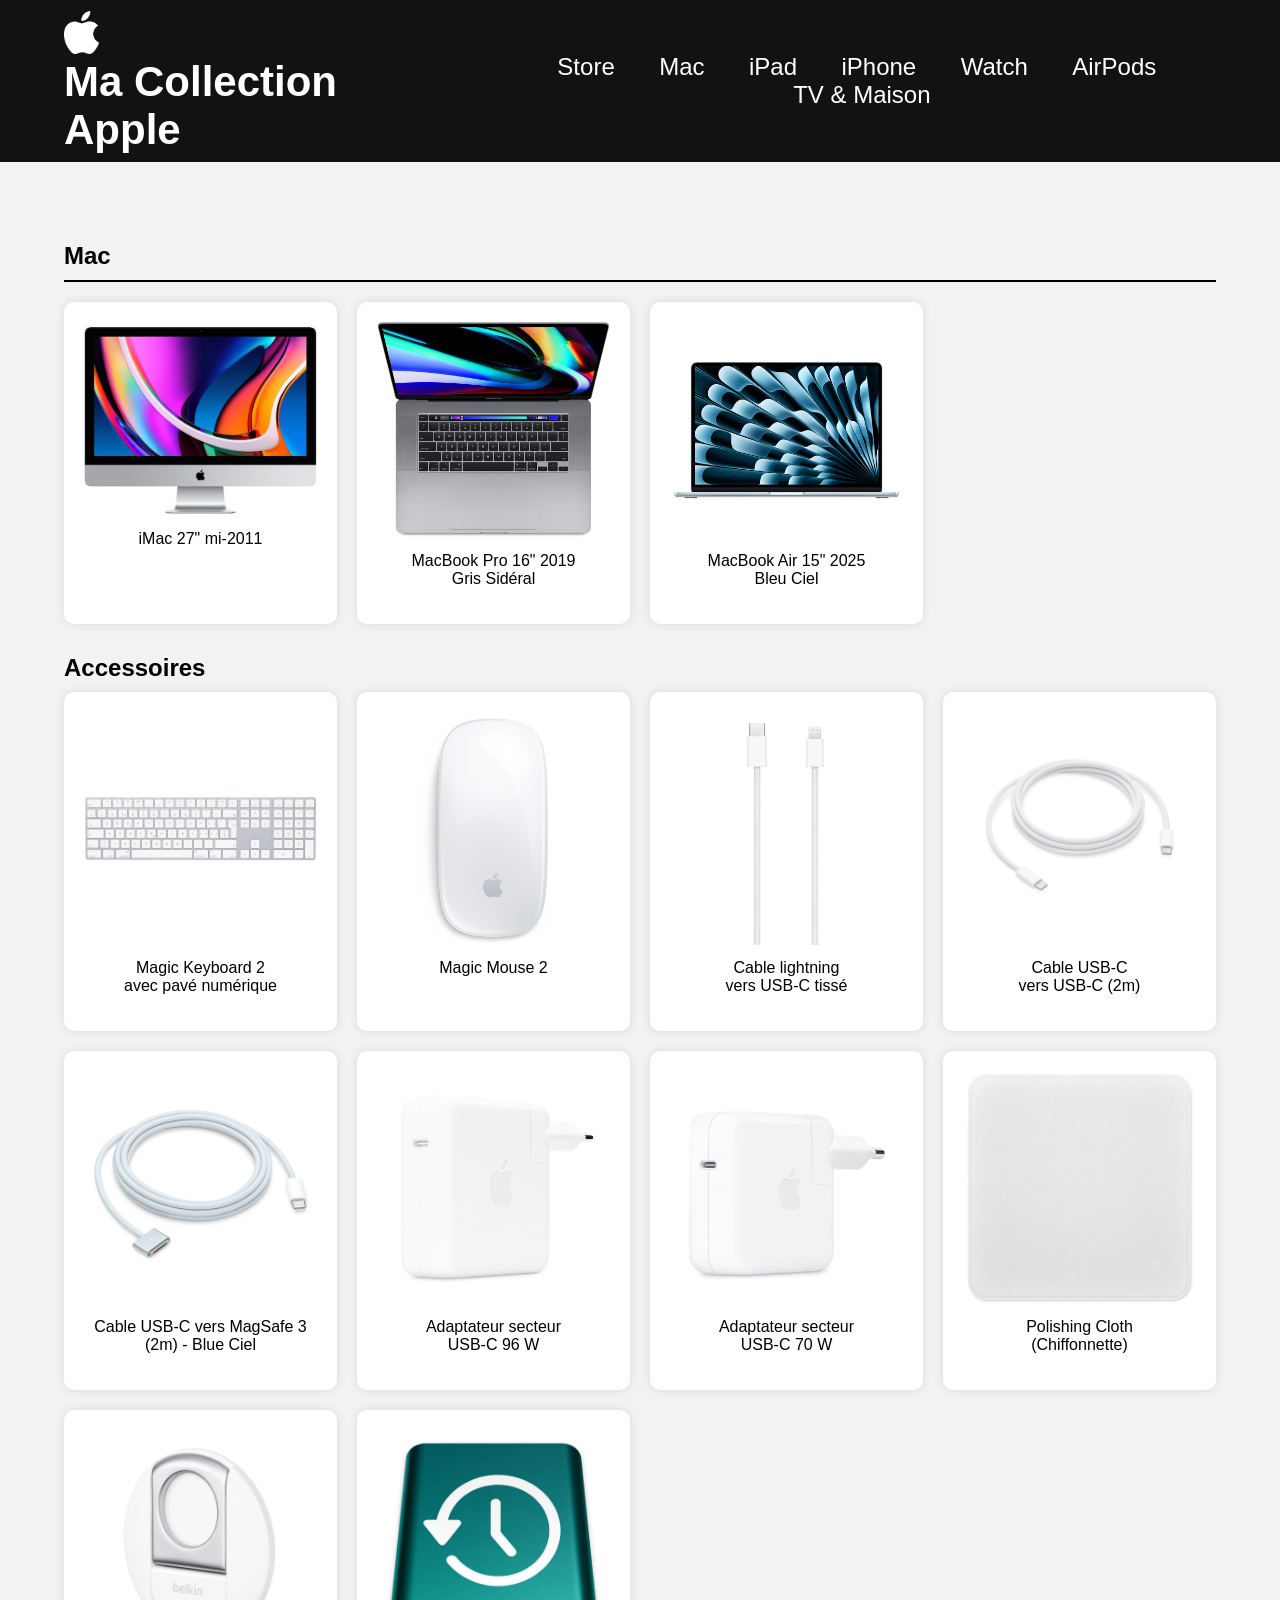
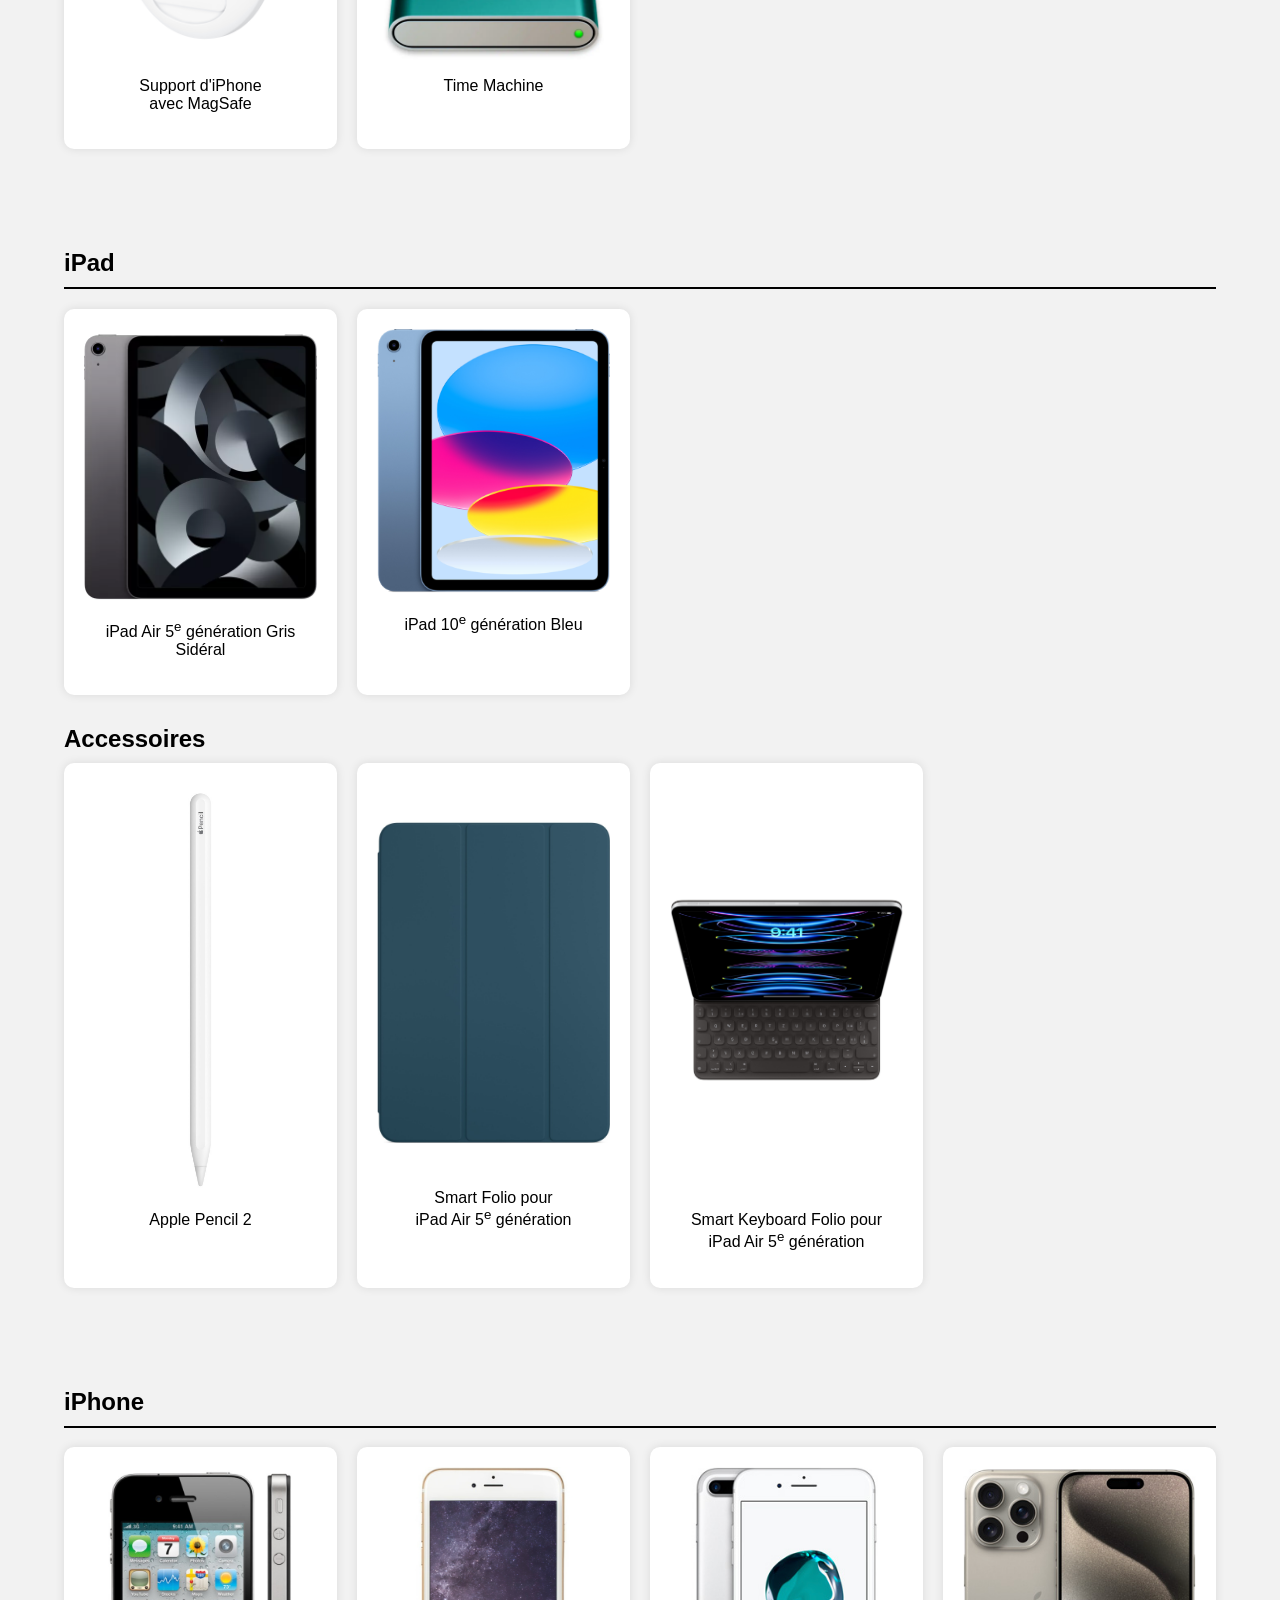
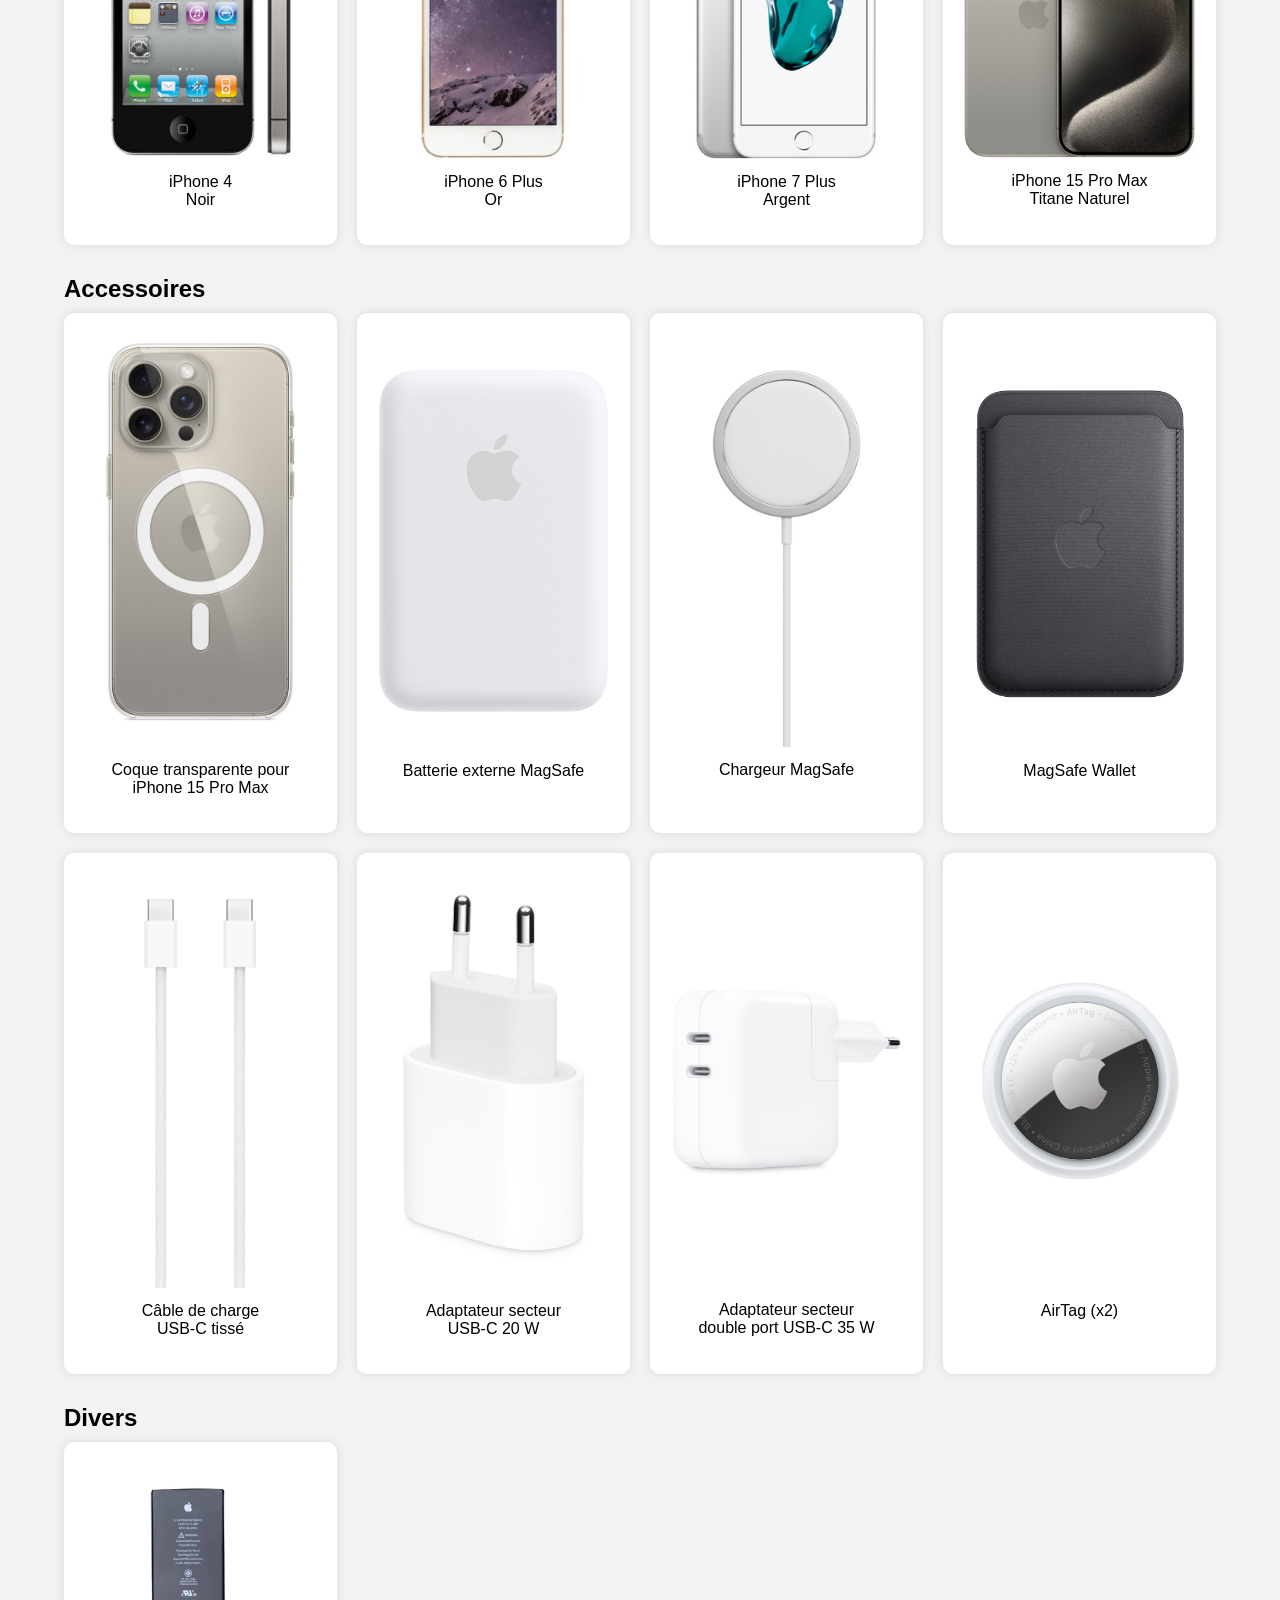
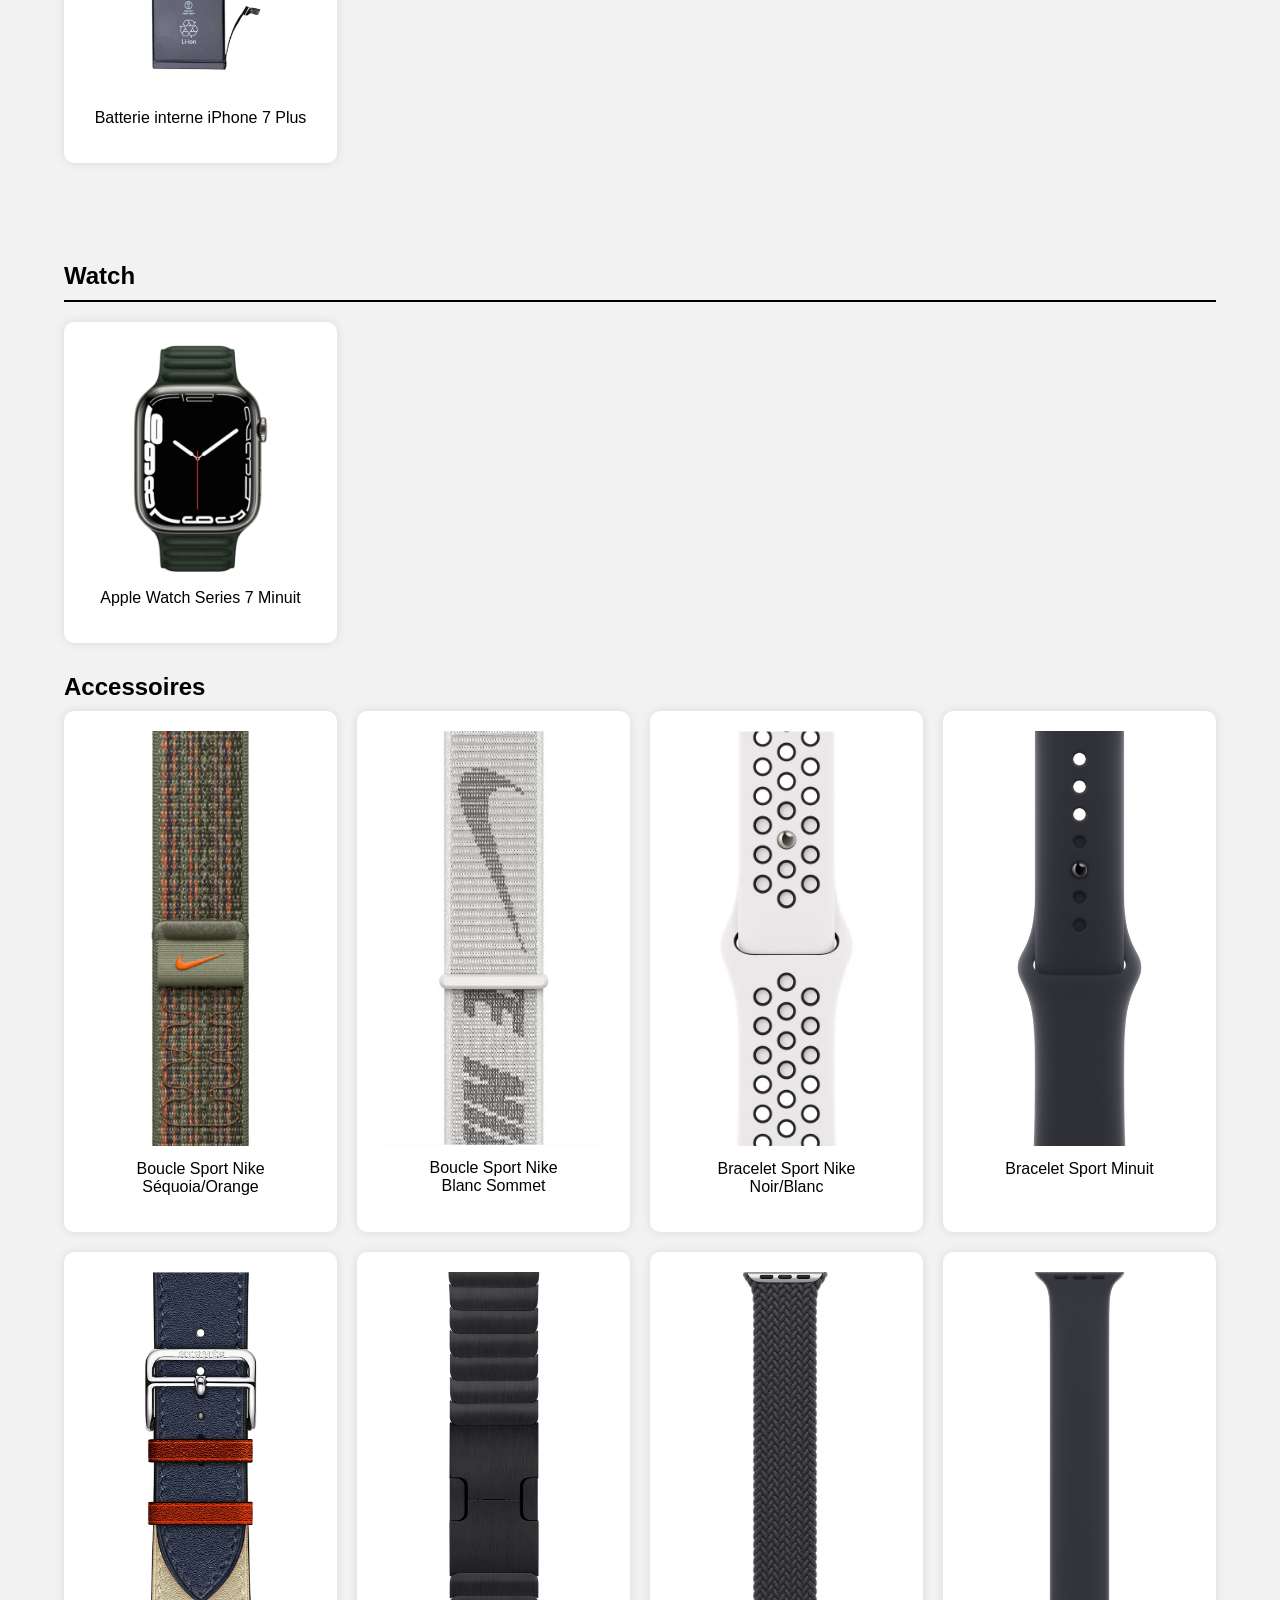
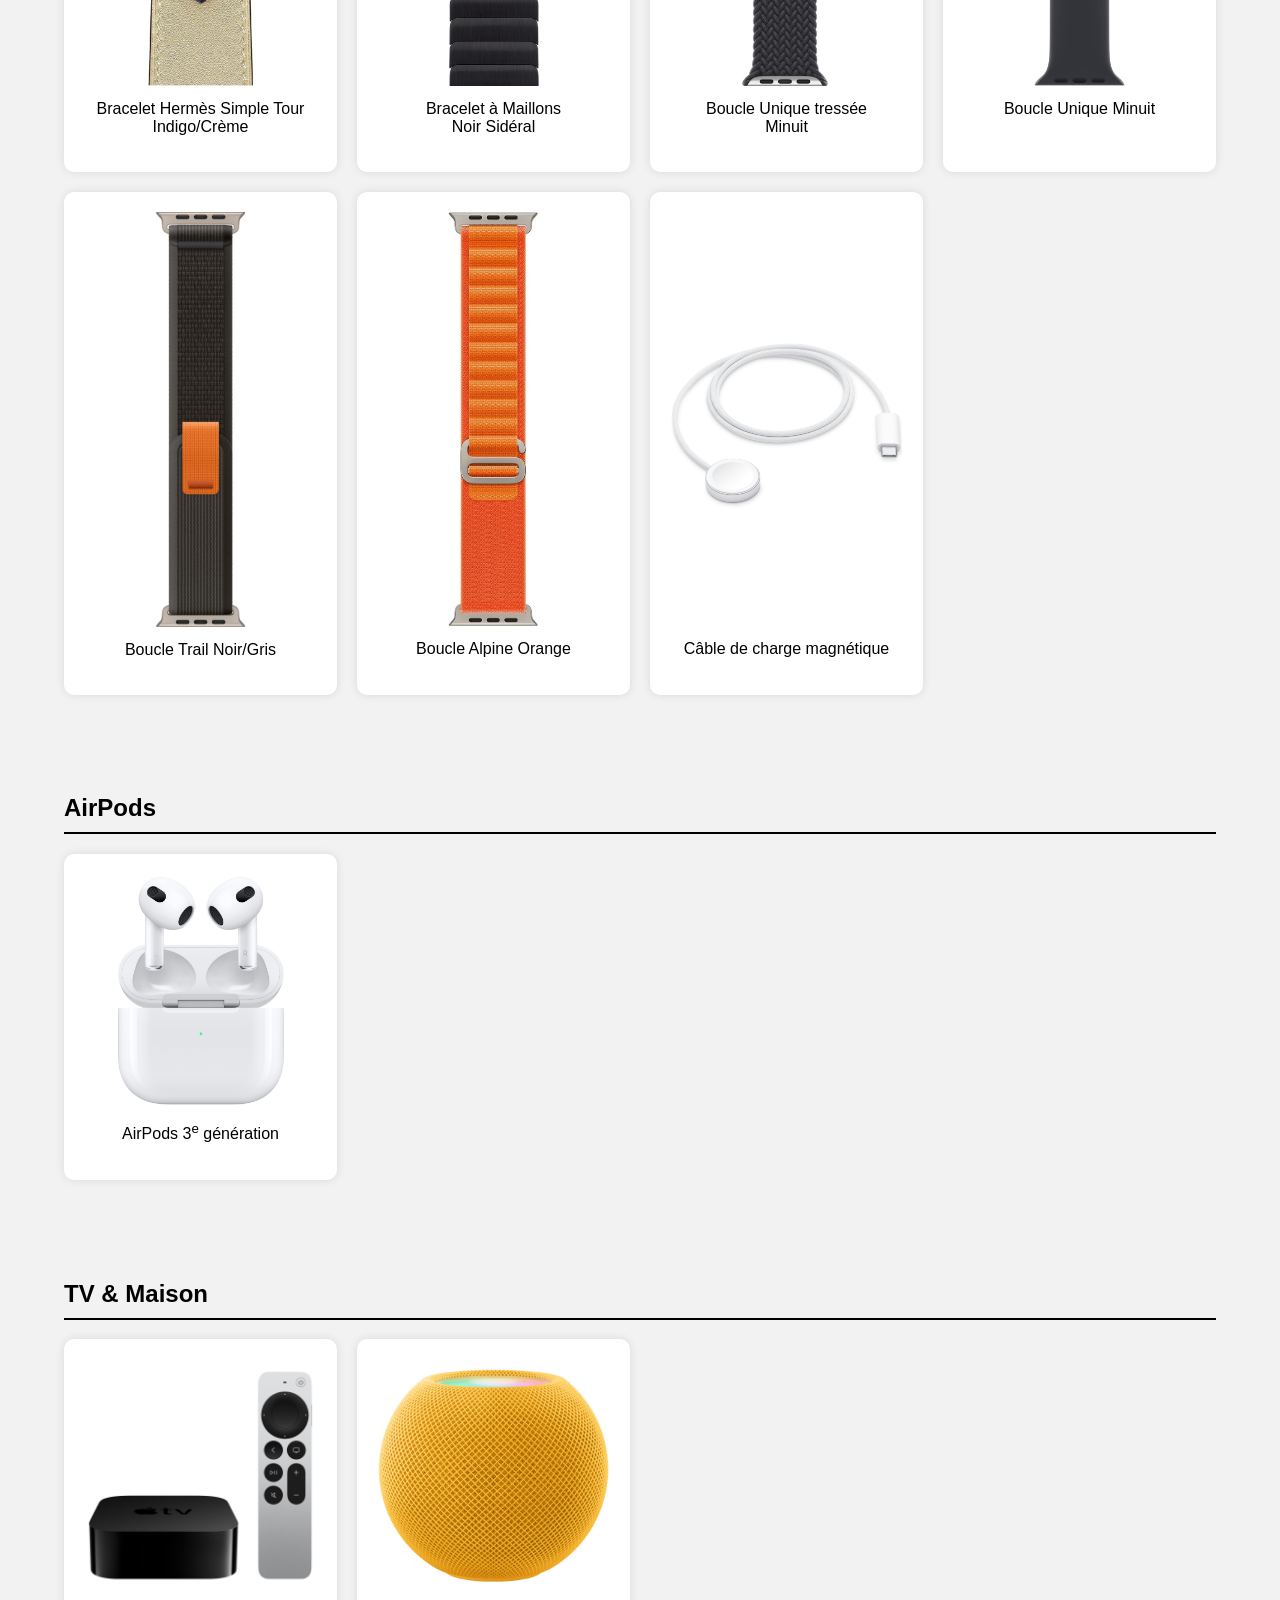
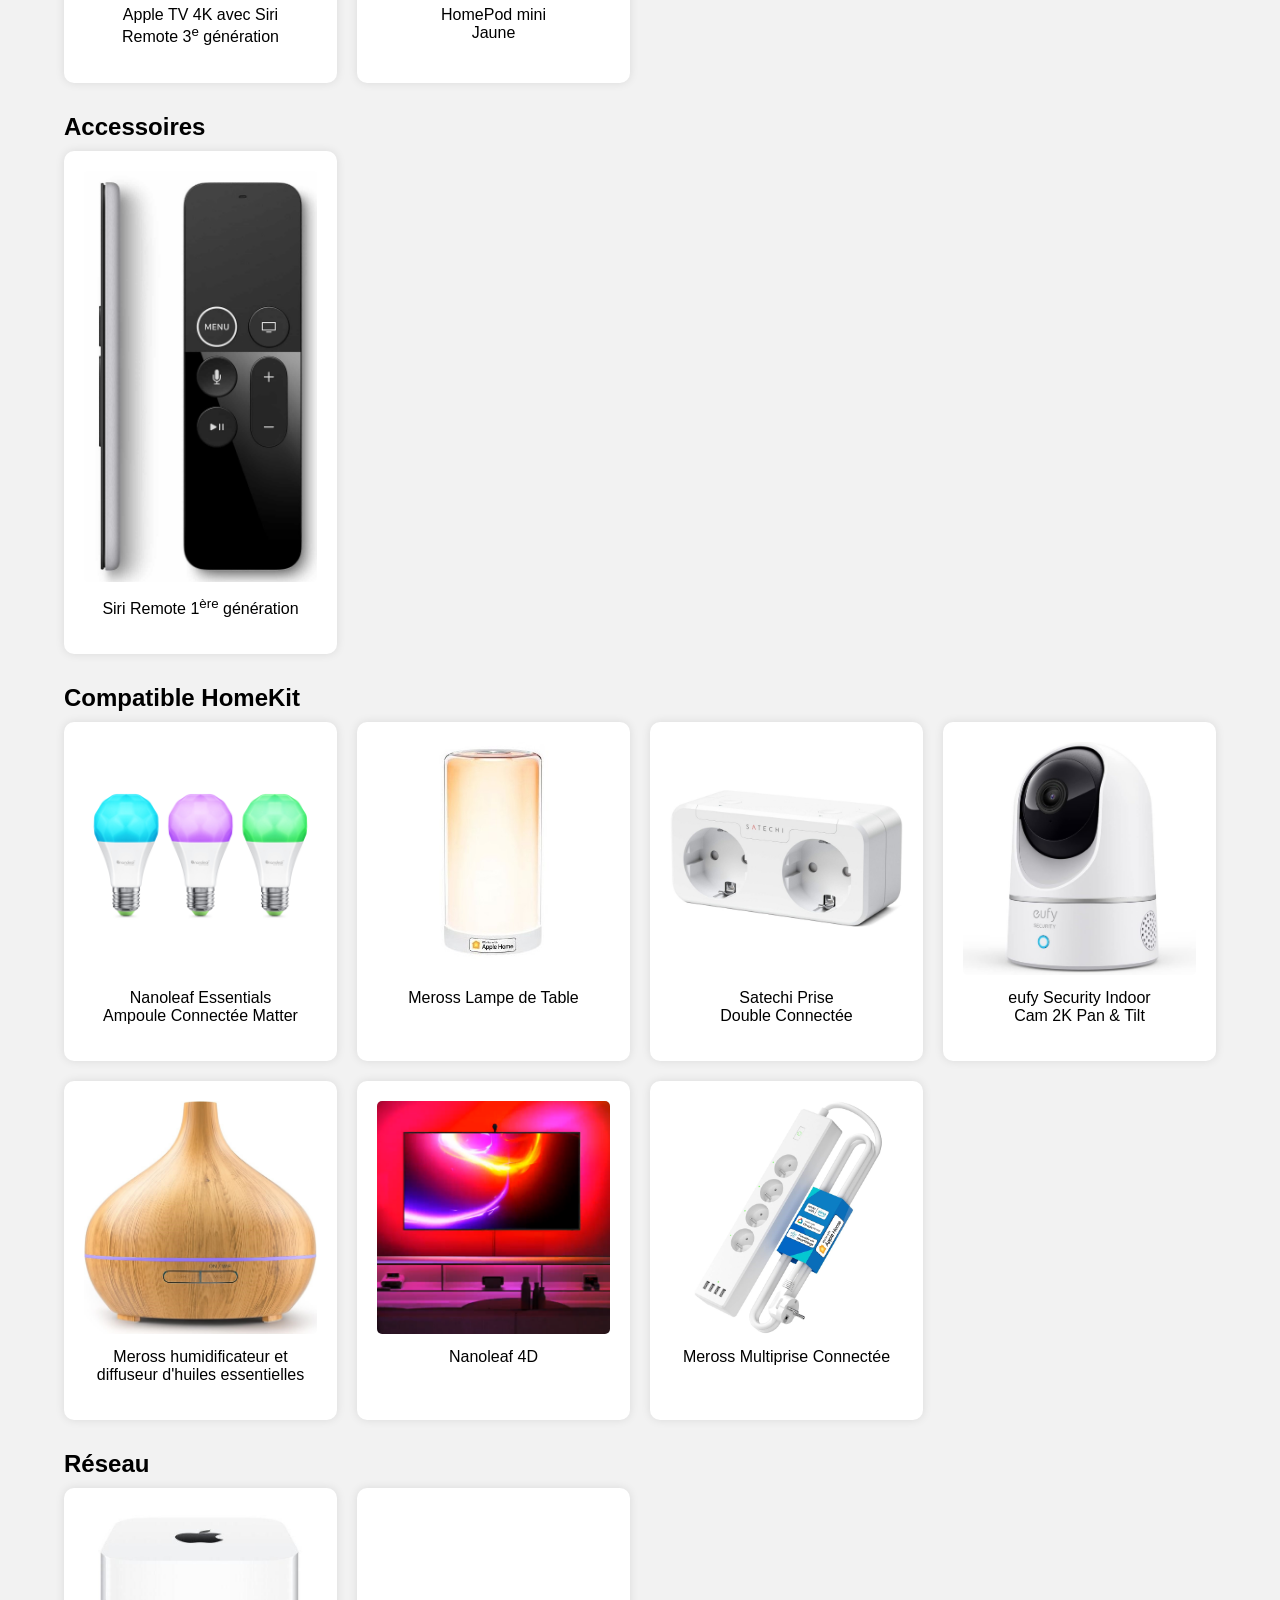
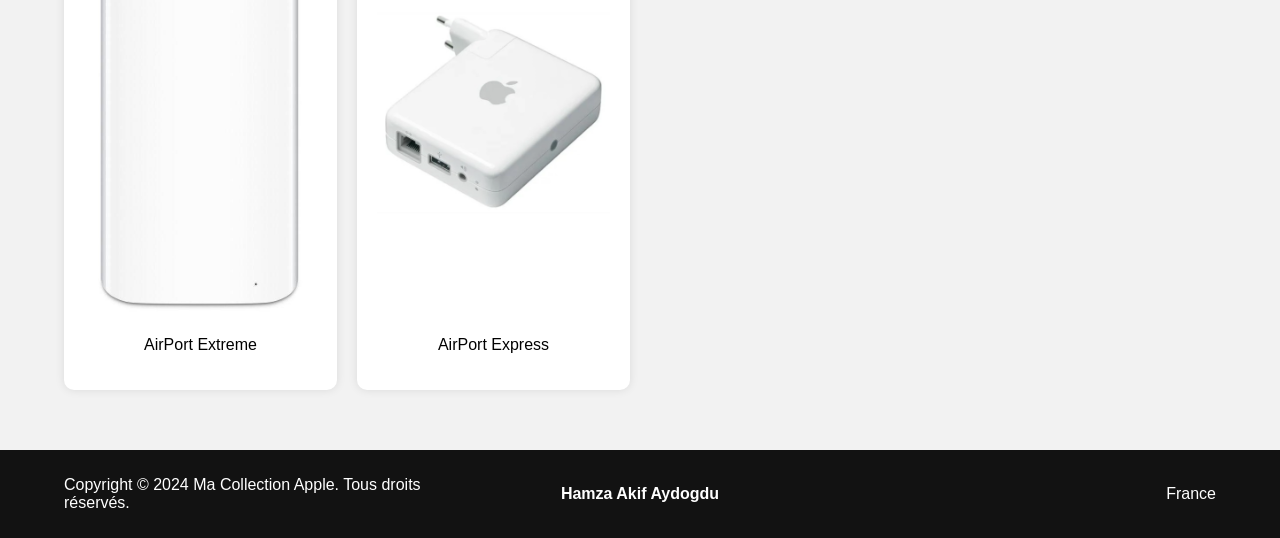
<file: index.html>
<!DOCTYPE html>
<html lang="fr">
    <head>
        <meta charset="UTF-8">
        <meta name="viewport" content="width=device-width, initial-scale=1.0">
        <title>Ma Collection Apple</title>
        <link rel="stylesheet" href="styles/styles.css">
        <link rel="shortcut icon" href="images/favicon.ico" type="image/x-icon">
        <link rel="apple-touch-icon" href="images/favicon.ico" type="image/x-icon">
        <link rel="icon" href="images/favicon.ico" type="image/x-icon">

        <script>
            function ouvrirOnglet() {
                var nouvelleFenetre = window.open("images/kiz_baddest_4K.jpg", "_blank");
                nouvelleFenetre.document.write('<html lang="en"><head><meta charset="UTF-8"><meta name="viewport" content="width=device-width, initial-scale=1.0"><title>K/DA</title><link rel="stylesheet" href="styles/styles_of_kiz.css"><link rel="shortcut icon" href="images/kiz.ico" type="image/x-icon"></head><body><div class="lejpg"><img src="images/kiz_baddest_4K.jpg" alt="Image K/DA"></div></body></html>');
                nouvelleFenetre.document.close();
            }
        </script>
    </head>

    <body>
        <div class="page-container">
            <header>
                <div class="container-logo">
                    <div class="logo">
                        <img src="images/Apple_logo_white.png" alt="Logo Apple">
                    </div>

                    <div class="title">
                        <h1>Ma Collection Apple</h1>
                    </div>
                </div>

                <nav>
                    <div class="container-nav">
                        <ul>
                            <li><a href="https://apple.com/fr/" target="_blank">Store</a></li>
                            <li><a href="#mac">Mac</a></li>
                            <li><a href="#ipad">iPad</a></li>
                            <li><a href="#iphone">iPhone</a></li>
                            <li><a href="#watch">Watch</a></li>
                            <li><a href="#airpods">AirPods</a></li>
                            <li><a href="#tvetmaison">TV &amp; Maison</a></li>
                        </ul>
                    </div>
                </nav>
            </header>

            <main class="content-wrap">
                <!-- Mac -->
                <section id="mac" class="section">
                    <div class="container">
                        <h2>Mac</h2>

                        <div class="grid">
                            <div class="product" title="iMac 27 Pouces Mi 2011, Argent">
                                <a href="https://support.apple.com/fr-fr/112569" target="_blank">
                                    <img src="images/mac/imac-27.jpeg" alt='Image iMac 27" mi-2011'>
                                </a>
                                <p>iMac 27" mi-2011</p>
                            </div>

                            <div class="product" title="MacBook Pro 16 Pouces 2019, Gris sidéral">
                                <a href="https://support.apple.com/fr-fr/111932" target="_blank">
                                    <img src="images/mac/macbookpro.jpeg" alt='Image MacBook Pro 16" 2019'>
                                </a>
                                <p>MacBook Pro 16" 2019 <br> Gris Sidéral</p>
                            </div>

                            <div class="product" title="MacBook Air 15 Pouces 2025, Bleu Ciel">
                                <a href="https://support.apple.com/fr-fr/122210" target="_blank">
                                    <img src="images/mac/macbook-air-blue-15.jpeg" alt='Image MacBook Air 15" 2025'>
                                </a>
                                <p>MacBook Air 15" 2025 <br> Bleu Ciel</p>
                            </div>
                        </div>

                        <nav>
                            <ul>
                                <li>
                                    <b>Accessoires</b>
                                </li>
                            </ul>
                        </nav>

                        <div class="grid">
                            <div class="product" title="Le Magic Keyboard avec pavé numérique est un clavier étendu doté de touches de navigation pour un défilement rapide et de touches fléchées de taille standard pour les jeux. Son mécanisme à ciseaux garantit stabilité et précision de frappe, tandis que son profil abaissé assure confort d'utilisation. Le pavé numérique est parfait pour les tâches financières, et avec sa batterie intégrée offrant une longue autonomie, il reste opérationnel pendant au moins un mois entre deux charges.">
                                <a href="https://www.apple.com/fr/shop/product/MQ052SM/A/magic-keyboard-avec-pav%C3%A9-num%C3%A9rique-suisse" target="_blank">
                                    <img src="images/mac/accessoires/magic_keyboard2.jpeg" alt="Image Magic keyboard">
                                </a>
                                <p>Magic Keyboard 2 <br> avec pavé numérique</p>
                            </div>

                            <div class="product" title="Sans fil et rechargeable, la Magic Mouse 2 offre un design optimisé pour une navigation fluide. Sa surface Multi-Touch permet des gestes intuitifs comme le balayage entre les pages web. Livrée avec un câble tissé USB-C vers Lightning pour la recharge et la connexion, elle se connecte automatiquement à votre Mac dès le déballage et offre environ un mois d'autonomie.">
                                <a href="https://www.apple.com/fr/shop/product/MK2E3Z/A/magic-mouse-surface-multi%E2%80%91touch-blanc" target="_blank">
                                    <img src="images/mac/accessoires/magic_mouse2.jpeg" alt="Image Magic mouse">
                                </a>
                                <p>Magic Mouse 2</p>
                            </div>

                            <div class="product" title="Cable lightning vers USB-C tissé (Disponible uniqument avec les accessoires Magic Mouse, Magic Trackpad et Magic Keyboard)">
                                <a href="https://www.apple.com/fr/shop/product/MK2E3Z/A/magic-mouse-surface-multi%E2%80%91touch-blanc" target="_blank">
                                    <img src="images/mac/accessoires/cable lightning to usb-c tressée.jpeg" alt="Image cable lightning vers USB-C tissé">
                                </a>
                                <p>Cable lightning <br> vers USB-C tissé</p>
                            </div>

                            <div class="product" title="Cable USB-C vers USB-C (2m)">
                                <a href="https://www.apple.com/fr/shop/product/MYQT3ZM/A/c%C3%A2ble-de-charge-usb%E2%80%91c-240-w-2-m" target="_blank">
                                    <img src="images/mac/accessoires/usb-c_to_usb-c_(2m).jpeg" alt="Image cable USB-C vers USB-C (2m)">
                                </a>
                                <p>Cable USB-C <br> vers USB-C (2m)</p>
                            </div>

                            <div class="product" title="Cable USB-C vers MagSafe 3 (2m) - Bleu Ciel">
                                <a href="https://www.apple.com/fr/shop/product/MDF14ZM/A/c%C3%A2ble-usb-c-vers-magsafe-3-2-m-bleu-ciel" target="_blank">
                                    <img src="images/mac/accessoires/cable_magsafe_3_bleu_ciel.jpeg" alt="Image cable USB-C vers MagSafe 3 (2m) - Bleu Ciel">
                                </a>
                                <p>Cable USB-C vers MagSafe 3 <br> (2m) - Blue Ciel</p>
                            </div>

                            <div class="product" title="Adaptateur secteur USB-C 96 W">
                                <a href="https://www.apple.com/fr/shop/product/MW2L3ZM/A/adaptateur-secteur-usb%E2%80%91c-96-w" target="_blank">
                                    <img src="images/mac/accessoires/adaptateur_secteur_usbc_96w.jpeg" alt="Image adaptateur secteur USB-C 96 W">
                                </a>
                                <p>Adaptateur secteur <br> USB-C 96 W</p>
                            </div>

                            <div class="product" title="Adaptateur secteur USB-C 70 W">
                                <a href="https://www.apple.com/fr/shop/product/MXN53ZM/A/Adaptateur%20secteur%20USB%E2%80%91C%2070%C2%A0W" target="_blank">
                                    <img src="images/mac/accessoires/adaptateur_secteur_usbc_70w.jpeg" alt="Image adaptateur secteur USB-C 70 W">
                                </a>
                                <p>Adaptateur secteur <br> USB-C 70 W</p>
                            </div>

                            <div class="product" title="Constituée d'un matériau non abrasif doux au toucher, la chiffonnette nettoie n'importe quel écran Apple, y compris ceux en verre nano-texturé, de façon efficace et sûre.">
                                <a href="https://www.apple.com/fr/shop/product/MW693ZM/A/chiffonnette" target="_blank">
                                    <img src="images/mac/accessoires/polishing_cloth.jpeg" alt="Image Polishing Cloth">
                                </a>
                                <p>Polishing Cloth <br> (Chiffonnette)</p>
                            </div>

                            <div class="product" title="Fixez de façon sécurisée l'iPhone compatible MagSafe à votre Mac portable pour profiter des nouvelles fonctionnalités, continuité sur l'appareil photo de la dernière version de macOS - une solution très pratique pour des appels FaceTime">
                                <a href="https://www.apple.com/fr/shop/product/HQ642ZM/A/support-d%E2%80%99iphone-belkin-avec-magsafe-pour-mac" target="_blank">
                                    <img src="images/mac/accessoires/belkin.jpeg" alt="Image Support d'iPhone Belkin avec MagSafe pour Mac">
                                </a>
                                <p>Support d'iPhone <br> avec MagSafe</p>
                            </div>

                            <div class="product" title="Configurez la sauvegarde intégrale et sûre de votre mac en quelques minutes.">
                                <a href="https://support.apple.com/fr-fr/104984" target="_blank">
                                    <img src="images/mac/accessoires/Time Machine.webp" alt="Image Time Machine">
                                </a>
                                <p>Time Machine</p>
                            </div>
                        </div>
                    </div>
                </section>

                <!-- iPad -->
                <section id="ipad" class="section">
                    <div class="container">
                        <h2>iPad</h2>

                        <div class="grid">
                            <div class="product">
                                <a href="https://support.apple.com/fr-fr/111887/" target="_blank">
                                    <img src="images/ipad/ipad_space_gray.webp" alt='Image iPad Air 5'>
                                </a>
                                <p>iPad Air 5<sup>e</sup> génération Gris Sidéral</p>
                            </div>

                            <div class="product">
                                <a href="https://www.apple.com/fr/ipad-10.9/specs/" target="_blank">
                                    <img src="images/ipad/ipad_10.webp" alt='Image iPad 10'>
                                </a>
                                <p>iPad 10<sup>e</sup> génération Bleu</p>
                            </div>
                        </div>

                        <nav>
                            <ul>
                                <li>
                                    <b>Accessoires</b>
                                </li>
                            </ul>
                        </nav>

                        <div class="grid">
                            <div class="product">
                                <a href="https://www.apple.com/fr/shop/product/MXN43ZM/A/apple-pencil-2%E1%B5%89-g%C3%A9n%C3%A9ration" target="_blank">
                                    <img src="images/ipad/accessoires/pencil.jpeg" alt="Image Pencil 2">
                                </a>
                                <p>Apple Pencil 2</p>
                            </div>

                            <div class="product">
                                <a href="https://www.apple.com/fr/shop/product/MNA73ZM/A/smart-folio-pour-ipad-air-5ᵉ-génération-bleu-marine" target="_blank">
                                    <img src="images/ipad/accessoires/Smart_folio.jpeg" alt="Image Smart Folio">
                                </a>
                                <p>Smart Folio pour <br> iPad Air 5<sup>e</sup> génération</p>
                            </div>

                            <div class="product">
                                <a href="https://www.apple.com/fr/shop/product/MXNK2SM/A/smart-keyboard-folio-pour-ipad-pro-11-pouces-4ᵉ-génération-et-ipad-air-11-pouces-m2-suisse" target="_blank">
                                    <img src="images/ipad/accessoires/Smart_keyboard_folio.jpeg" alt="Image Smart Keyboard Folio">
                                </a>
                                <p>Smart Keyboard Folio pour <br> iPad Air 5<sup>e</sup> génération</p>
                            </div>
                        </div>
                    </div>
                </section>

                <!-- iPhone -->
                <section id="iphone" class="section">
                    <div class="container">
                        <h2>iPhone</h2>

                        <div class="grid">
                            <div class="product">
                                <a href="https://support.apple.com/fr-fr/112562" target="_blank">
                                    <img src="images/iphone/iphone4.jpg" alt="Image iPhone 4">
                                </a>
                                <p>iPhone 4 <br> Noir</p>
                            </div>

                            <div class="product">
                                <a href="https://support.apple.com/fr-fr/111940" target="_blank">
                                    <img src="images/iphone/iphone6plus.png" alt="Image iPhone 6 Plus">
                                </a>
                                <p>iPhone 6 Plus <br> Or</p>
                            </div>

                            <div class="product">
                                <a href="https://support.apple.com/fr-fr/111953" target="_blank">
                                    <img src="images/iphone/iphone7plus.png" alt="Image iPhone 7 Plus">
                                </a>
                                <p>iPhone 7 Plus <br> Argent</p>
                            </div>

                            <div class="product">
                                <a href="https://support.apple.com/fr-fr/111828" target="_blank">
                                    <img src="images/iphone/iphone15promax.png" alt="Image iPhone 15 Pro Max">
                                </a>
                                <p>iPhone 15 Pro Max <br> Titane Naturel</p>
                            </div>                    
                        </div>

                        <nav>
                            <ul>
                                <li>
                                    <b>Accessoires</b>
                                </li>
                            </ul>
                        </nav>

                        <div class="grid">
                            <div class="product">
                                <a href="https://www.apple.com/fr/shop/product/MT233ZM/A/coque-transparente-avec-magsafe-pour-iphone-15-pro-max" target="_blank">
                                    <img src="images/iphone/accessoires/clear_case.jpeg" alt="Image coque iPhone 15 Pro Max">
                                </a>
                                <p>Coque transparente pour <br> iPhone 15 Pro Max</p>
                            </div>

                            <div class="product">
                                <a href="https://support.apple.com/fr-fr/111857" target="_blank">
                                    <img src="images/iphone/accessoires/magsafe_battery_pack.png" alt="Image Magsafe Battery Pack">
                                </a>
                                <p>Batterie externe MagSafe</p>
                            </div>

                            <div class="product">
                                <a href="https://www.apple.com/fr/shop/product/MX6X3ZM/A/chargeur-magsafe-1-m" target="_blank">
                                    <img src="images/iphone/accessoires/magsafe.jpeg" alt="Image Magsafe">
                                </a>
                                <p>Chargeur MagSafe</p>
                            </div>

                            <div class="product">
                                <a href="https://www.apple.com/fr/shop/product/MA6W4ZM/A/porte%E2%80%91cartes-en-tissage-fin-pour-iphone-avec-magsafe-noir" target="_blank">
                                    <img src="images/iphone/accessoires/magsafe_wallet.jpeg" alt="Image Magsafe Wallet">
                                </a>
                                <p>MagSafe Wallet</p>
                            </div>

                            <div class="product">
                                <a href="https://www.apple.com/fr/shop/product/MW493ZM/A/c%C3%A2ble-de-charge-usb%E2%80%91c-60-w-1-m" target="_blank">
                                    <img src="images/iphone/accessoires/usbc_cable.jpeg" alt="Image Cable USB-C tissé">
                                </a>
                                <p>Câble de charge <br> USB-C tissé</p>
                            </div>

                            <div class="product" title="Adaptateur secteur USB-C 20 W">
                                <a href="https://www.apple.com/fr/shop/product/MUVV3ZM/A/adaptateur-secteur-usb%E2%80%91c-20-w" target="_blank">
                                    <img src="images/iphone/accessoires/chargeur.jpeg" alt="Image Adaptateur secteur 20 W">
                                </a>
                                <p>Adaptateur secteur <br> USB-C 20 W</p>
                            </div>

                            <div class="product" title="Adaptateur secteur double port USB-C 35 W">
                                <a href="https://www.apple.com/fr/shop/product/MW2K3ZM/A/adaptateur-secteur-double-port-usb-c-35-w" target="_blank">
                                    <img src="images/iphone/accessoires/adaptateur_secteur_double_port_usbc_35w.jpeg" alt="Image Adaptateur secteur double port USB-C 35 W">
                                </a>
                                <p>Adaptateur secteur <br> double port USB-C 35 W</p>
                            </div>

                            <div class="product">
                                <a href="https://www.apple.com/fr/airtag/" target="_blank">
                                    <img src="images/iphone/accessoires/airtag.jpeg" alt="Image AirTag">
                                </a>
                                <p>AirTag (x2)</p>
                            </div>
                        </div>

                        <nav>
                            <ul>
                                <li>
                                    <b>Divers</b>
                                </li>
                            </ul>
                        </nav>

                        <div class="grid">
                            <div class="product">
                                <img src="images/iphone/accessoires/divers/Batterie-originale-pour-iPhone-7-Plus.jpeg" alt="Image Batterie interne iPhone 7 Plus">
                                <p>Batterie interne iPhone 7 Plus</p>
                            </div>
                        </div>
                    </div>
                </section>

                <!-- Apple Watch -->
                <section id="watch" class="section">
                    <div class="container">
                        <h2>Watch</h2>

                        <div class="grid">
                            <div class="product">
                                <a href="https://support.apple.com/fr-fr/111909" target="_blank">
                                    <img src="images/watch/apple_watch_series7.png" alt='Image Apple Watch Series 7'>
                                </a>
                                <p>Apple Watch Series 7 Minuit</p>
                            </div>
                        </div>

                        <nav>
                            <ul>
                                <li>
                                    <b>Accessoires</b>
                                </li>
                            </ul>
                        </nav>

                        <div class="grid">
                            <div class="product">
                                <a href="https://www.apple.com/fr/shop/product/MXU33ZM/A/boucle-sport-nike-vert-gris-46-mm" target="_blank">
                                    <img src="images/watch/accessoires/sequoia_nike_loop.jpg" alt="Image Boucle Sport Nike Séquoia/Orange">
                                </a>
                                <p>Boucle Sport Nike <br> Séquoia/Orange</p>
                            </div>

                            <div class="product">
                                <a href="https://www.apple.com/fr/shop/product/MXL53ZM/A/boucle-sport-nu%C3%A9e-bleue-46-mm" target="_blank">
                                    <img src="images/watch/accessoires/boucle sport nike.jpg" alt="Image Boucle Sport Nike Blanc Sommet">
                                </a>
                                <p>Boucle Sport Nike <br> Blanc Sommet</p>
                            </div>

                            <div class="product">
                                <a href="https://www.apple.com/fr/shop/product/MYL53ZM/A/bracelet-sport-nike-platine-pur-46-mm-m-l" target="_blank">
                                    <img src="images/watch/accessoires/nike_loop.jpg" alt="Image Bracelet Sport Nike">
                                </a>
                                <p>Bracelet Sport Nike <br> Noir/Blanc</p>
                            </div>

                            <div class="product">
                                <a href="https://www.apple.com/fr/shop/product/MT3F3ZM/A/bracelet-sport-minuit-45-mm-m-l" target="_blank">
                                    <img src="images/watch/accessoires/boucle_sport_minuit.jpeg" alt='Image Bracelet Sport minuit'>
                                </a>
                                <p>Bracelet Sport Minuit</p>
                            </div>

                            <div class="product">
                                <a href="https://www.apple.com/fr/shop/product/MTHH3ZM/A/apple-watch-herm%C3%A8s-bracelet-simple-tour-twill-jump-noir-gold-de-45-mm" target="_blank">
                                    <img src="images/watch/accessoires/hermes.jpg" alt="Image Bracelet Hermès">
                                </a>
                                <p>Bracelet Hermès Simple Tour Indigo/Crème</p>
                            </div>

                            <div class="product">
                                <a href="https://www.apple.com/fr/shop/product/MXMK3ZM/A/bracelet-%C3%A0-maillons-ardoise-46-mm" target="_blank">
                                    <img src="images/watch/accessoires/bracelet_maillons.jpeg" alt="Image Bracelet à Maillons">
                                </a>
                                <p>Bracelet à Maillons <br> Noir Sidéral</p>
                            </div>

                            <div class="product">
                                <a href="https://www.apple.com/fr/shop/product/MY303ZM/A/bracelet-boucle-unique-tress%C3%A9e-minuit-46-mm-taille-8" target="_blank">
                                    <img src="images/watch/accessoires/boucle_unique_tressée.jpeg" alt="Image Boucle unique tressée minuit">
                                </a>
                                <p>Boucle Unique tressée <br> Minuit</p>
                            </div>

                            <div class="product">
                                <a href="https://www.apple.com/fr/shop/product/MYAF3ZM/A/bracelet-boucle-unique-noir-46-mm-taille-8" target="_blank">
                                    <img src="images/watch/accessoires/boucle_unique.jpeg" alt="Image Boucle unique minuit">
                                </a>
                                <p>Boucle Unique Minuit</p>
                            </div>

                            <div class="product">
                                <a href="https://www.apple.com/fr/shop/product/MXTR3ZM/A/boucle-trail-noir-49-mm-m-l-finition-titane-naturel" target="_blank">
                                    <img src="images/watch/accessoires/loop_trail.jpg" alt="Image Boucle Trail Noir/Gris">
                                </a>
                                <p>Boucle Trail Noir/Gris</p>
                            </div>

                            <div class="product">
                                <a href="https://www.apple.com/fr/shop/product/MXN23ZM/A/boucle-alpine-sahara-49-mm-medium-finition-titane-naturel" target="_blank">
                                    <img src="images/watch/accessoires/alpine_loop.jpg" alt="Image Boucle Alpine Orange">
                                </a>
                                <p>Boucle Alpine Orange</p>
                            </div>

                            <div class="product">
                                <a href="https://www.apple.com/fr/shop/product/MT0H3ZM/A/câble-de-charge-rapide-magnétique-vers-usb%E2%80%91c-pour-apple-watch-1-m" target="_blank">
                                    <img src="images/watch/accessoires/charging_cable.jpeg" alt="Image Cable de charge">
                                </a>
                                <p>Câble de charge magnétique</p>
                            </div>
                        </div>
                    </div>
                </section>

                <!-- AirPods -->
                <section id="airpods" class="section">
                    <div class="container">
                        <h2>AirPods</h2>

                        <div class="grid">
                            <div class="product">
                                <a href="https://support.apple.com/fr-fr/111863" target="_blank">
                                    <img src="images/airpods/airpods3.jpeg" alt='Image AirPods 3'>
                                </a>
                                <p>AirPods 3<sup>e</sup> génération</p>
                            </div>
                        </div>
                    </div>
                </section>

                <!-- Tv et Maison -->
                <section id="tvetmaison" class="section">
                    <div class="container">
                        <h2>TV &amp; Maison</h2>

                        <div class="grid">
                            <div class="product">
                                <a href="https://support.apple.com/fr-fr/111922" target="_blank">
                                    <img src="images/tv/tv.png" alt='Image Apple TV 4K'>
                                </a>
                                <p>Apple TV 4K avec Siri <br> Remote 3<sup>e</sup> génération</p>
                            </div>

                            <div class="product">
                                <a href="https://www.apple.com/fr/homepod-mini/specs/" target="_blank">
                                    <img src="images/homepod/homepodmini_yellow.jpg" alt='Image HomePod mini'>
                                </a>
                                <p>HomePod mini <br> Jaune</p>
                            </div>
                        </div>

                        <nav>
                            <ul>
                                <li>
                                    <b>Accessoires</b>
                                </li>
                            </ul>
                        </nav>

                        <div class="grid">
                            <div class="product">
                                <a href="https://support.apple.com/fr-fr/103233" target="_blank">
                                    <img src="images/tv/accessoires/apple-siri-remote.jpg" alt="Image Siri Remote">
                                </a>
                                <p>Siri Remote 1<sup>ère</sup> génération</p>
                            </div>
                        </div>

                        <nav>
                            <ul>
                                <li>
                                    <b>Compatible HomeKit</b>
                                </li>
                            </ul>
                        </nav>

                        <div class="grid">
                            <div class="product">
                                <a href="https://www.apple.com/fr/shop/product/HQX02B/A/ampoule-connectée-e27-essentials-matter-de-nanoleaf-ampoule-led-intelligente-compatible-thread-et-matter-blanc-et-couleur-pack-de-3" target="_blank">
                                    <img src="images/maison/Nanoleaf.jpeg" alt='Image Nanoleaf Light Bulb'>
                                </a>
                                <p>Nanoleaf Essentials <br> Ampoule Connectée Matter</p>
                            </div>

                            <div class="product">
                                <a href="https://www.amazon.fr/Veilleuse-Intelligente-Compatible-SmartThings-Multicolore/dp/B08L3B8ZMX/ref=sr_1_5?crid=12SSCL1OD7ESF&dib=eyJ2IjoiMSJ9.[base64].BaN8hkaEImHkqaWo0m9qRUOLjUro2Px6aCo_Yj0TQVA&dib_tag=se&keywords=meross%2Blampe&qid=1712350888&sprefix=%2Caps%2C313&sr=8-5&th=1" target="_blank">
                                    <img src="images/maison/meross_lampe.jpeg" alt='Image Meross Lampe de Table'>
                                </a>
                                <p>Meross Lampe de Table</p>
                            </div>

                            <div class="product">
                                <a href="https://www.amazon.fr/dp/B091JF1Z4Y?ref=nb_sb_ss_w_as-reorder_k0_1_4&amp=&crid=U3G8CDVAEBZW&amp=&sprefix=sate" target="_blank">
                                    <img src="images/maison/Satechi_double_prise.jpeg" alt='Image Satechi prise connecté'>
                                </a>
                                <p>Satechi Prise <br> Double Connectée</p>
                            </div>

                            <div class="product">
                                <a href="https://www.amazon.fr/eufy-int%C3%A9rieure-d%C3%A9tection-Compatible-Assistants/dp/B086LBCQJL/ref=sr_1_5?__mk_fr_FR=%C3%85M%C3%85%C5%BD%C3%95%C3%91&crid=3D1LT5KY1PKZQ&dib=eyJ2IjoiMSJ9.[base64].nEsO4n9Qe5r7VERRQzZBJulPu4CePS3vqT3E4Ctb9dE&dib_tag=se&keywords=cam%C3%A9ra+connect%C3%A9e+homekit&qid=1713131025&sprefix=cam%C3%A9ra+connect%C3%A9e+homekit%2Caps%2C66&sr=8-5" target="_blank">
                                    <img src="images/maison/eufy camera pan&tilt.jpg" alt="Image eufy Security Indoor Camera Surveillance WiFi">
                                </a>
                                <p>eufy Security Indoor <br> Cam 2K Pan & Tilt</p>
                            </div>

                            <div class="product">
                                <a href="https://www.amazon.fr/Diffuseur-Essentielles-Compatible-Humidificateur-Ultrasonique/dp/B09P55ZYJS/ref=sr_1_27?crid=MNWNTP7JK4KC&dib=eyJ2IjoiMSJ9.[base64].EQEh11RJ1ZqRw6h4s6EoegCa_-zgNld1IYcRjqjd_Bc&dib_tag=se&keywords=meross&qid=1715514632&sprefix=mer%2Caps%2C81&sr=8-27&th=1" target="_blank">
                                    <img src="images/maison/meross_humidificateur.jpg" alt="Image Meross Humidificateur/Essential Oil Diffuser">
                                </a>
                                <p>Meross humidificateur et <br> diffuseur d'huiles essentielles</p>
                            </div>

                            <div class="product" title="Nanoleaf 4D - Système d'éclairage intelligent pour des expériences immersives">
                                <a href="https://nanoleaf.me/fr-FR/products/nanoleaf-4d/?category=4D&version=v1&size=65" target="_blank">
                                    <img src="images/maison/Nanoleaf_4D.png" alt="Image Nanoleaf 4D">
                                </a>
                                <p>Nanoleaf 4D</p>
                            </div>

                            <div class="product" title="Meross Multiprise Connectée avec 4 Prises et 4 Ports USB, Compatible avec Apple HomeKit, Alexa, Google Assistant, Commande à Distance via l'Application Meross">
                                <a href="https://www.amazon.fr/Multiprise-Connect%C3%A9e-Compatible-Intelligente-Commande/dp/B0CGRLP3T3?crid=2UJJMGAKOWPZM&dib=eyJ2IjoiMSJ9.[base64].wqWxfr7g5z9gwN6BSoyafR4B5BerSrdMv4nTunqiHKI&dib_tag=se&keywords=prise%2Bhomekit&qid=1748188135&sprefix=prise%2Bho%2Caps%2C126&sr=8-12&ufe=app_do%3Aamzn1.fos.bb6ea7e0-0ef7-4fc8-9adc-4bf1477881dd&th=1" target="_blank">
                                    <img src="images/maison/meross_multiprise.jpg" alt="Image Meross Multiprise Connectée">
                                </a>
                                <p>Meross Multiprise Connectée</p>
                            </div>
                        </div>

                        <nav>
                            <ul>
                                <li>
                                    <b>Réseau</b>
                                </li>
                            </ul>
                        </nav>

                        <div class="grid">
                            <div class="product" title="AirPort Extreme est un routeur sans fil offrant une connectivité Wi-Fi rapide et fiable, idéal pour une utilisation à domicile ou au bureau.">
                                <a href="https://support.apple.com/fr-fr/112419" target="_blank">
                                    <img src="images/airport/AirPort Extreme.jpg" alt='Image AirPort Extreme'>
                                </a>
                                <p>AirPort Extreme</p>
                            </div>

                            <div class="product" title="AirPort Express est un routeur sans fil compact qui offre une connectivité Wi-Fi rapide et fiable. Il permet de partager une connexion Internet, de diffuser de la musique via AirPlay et de connecter des imprimantes USB. Facile à configurer, il est idéal pour les petites maisons ou les bureaux.">
                                <a href="https://support.apple.com/fr-fr/112460" target="_blank"></a>
                                    <img src="images/airport/AirPort Express.png" alt='Image AirPort Express'>
                                </a>
                                <p>AirPort Express</p>
                            </div>
                        </div>
                    </div>
                </section>
            </main>

            <footer>
                <div class="container">
                    <div class="copyright"><p>Copyright <a class="kiz_change-color" href="javascript:void(0)" onclick="ouvrirOnglet()">&copy;</a> 2024 Ma Collection Apple. Tous droits réservés.</p></div>
                    
                    <div class="author">
                        <h4>Hamza Akif Aydogdu</h4>
                    </div>
                    
                    <div class="region">
                        <a href="regions.html">
                            <p>France</p>
                        </a>
                    </div>
                </div>
            </footer>
        </div>
    </body>
</html>
</file>
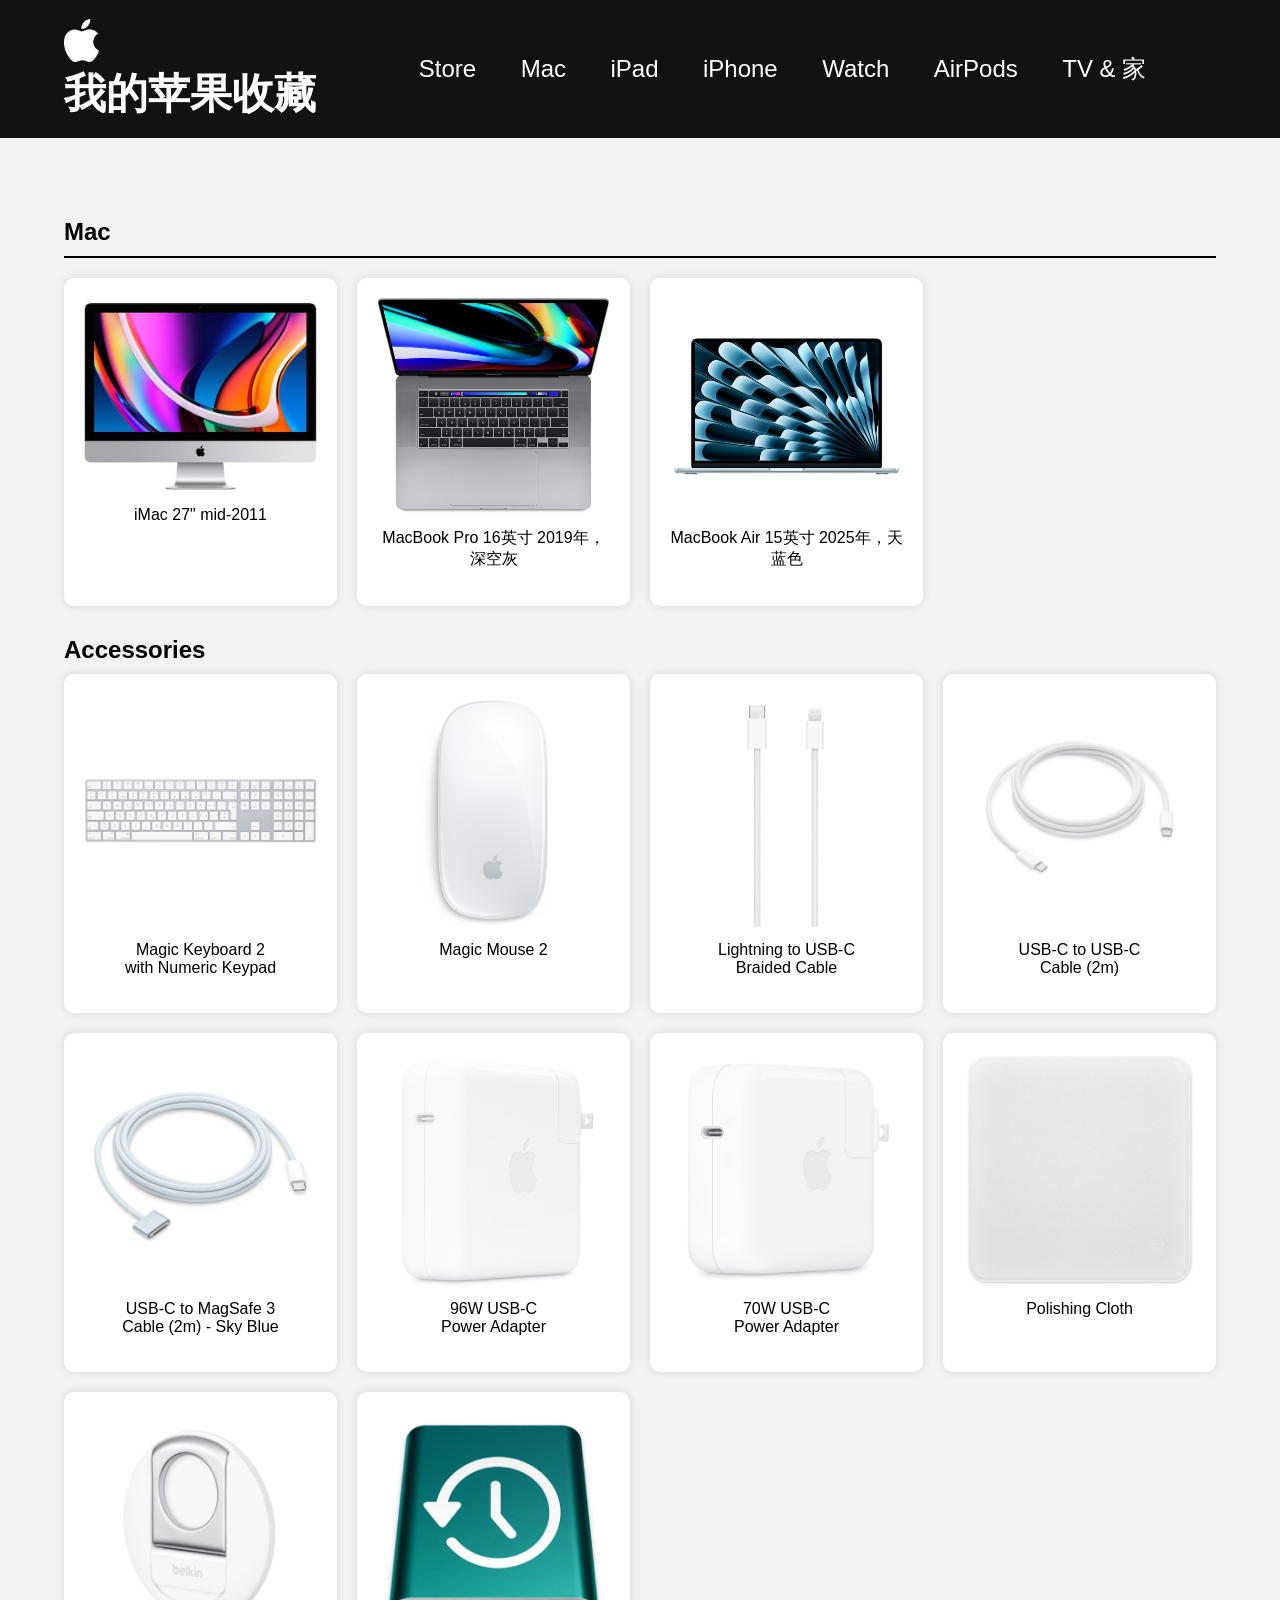
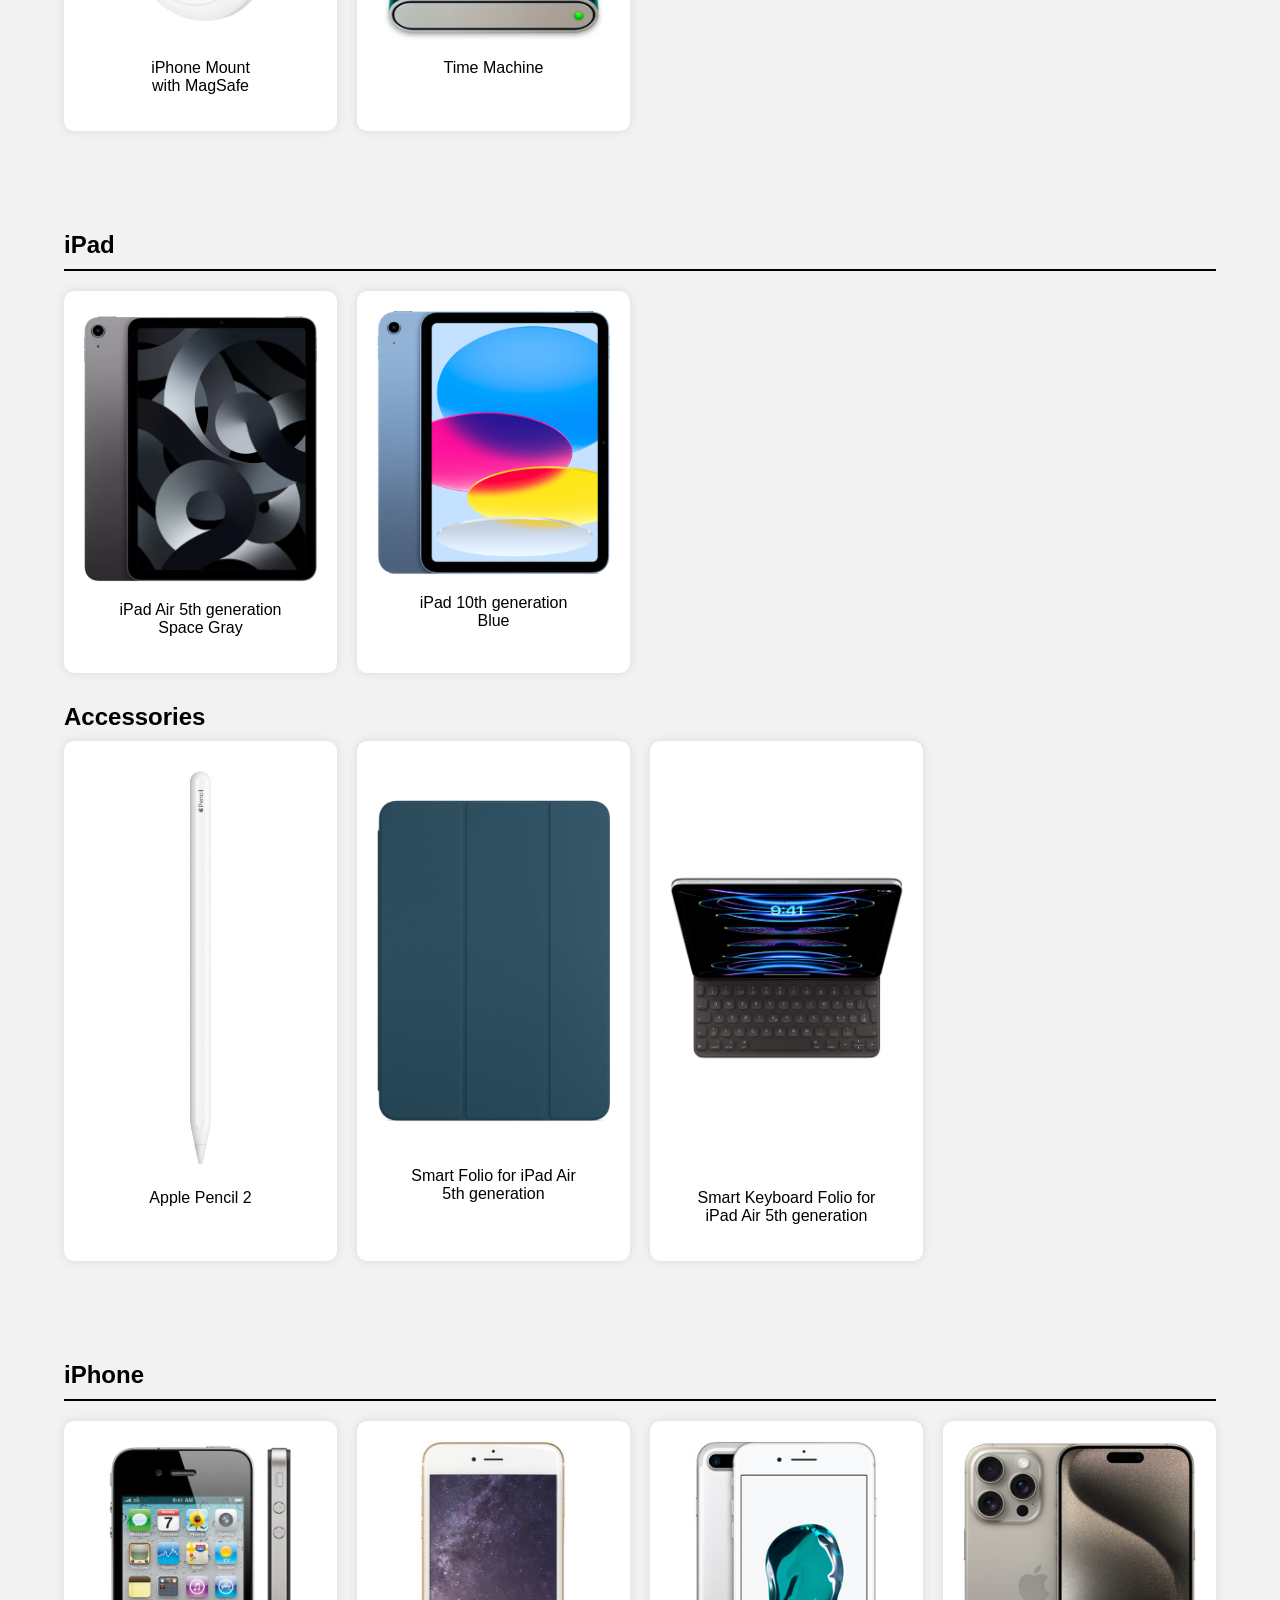
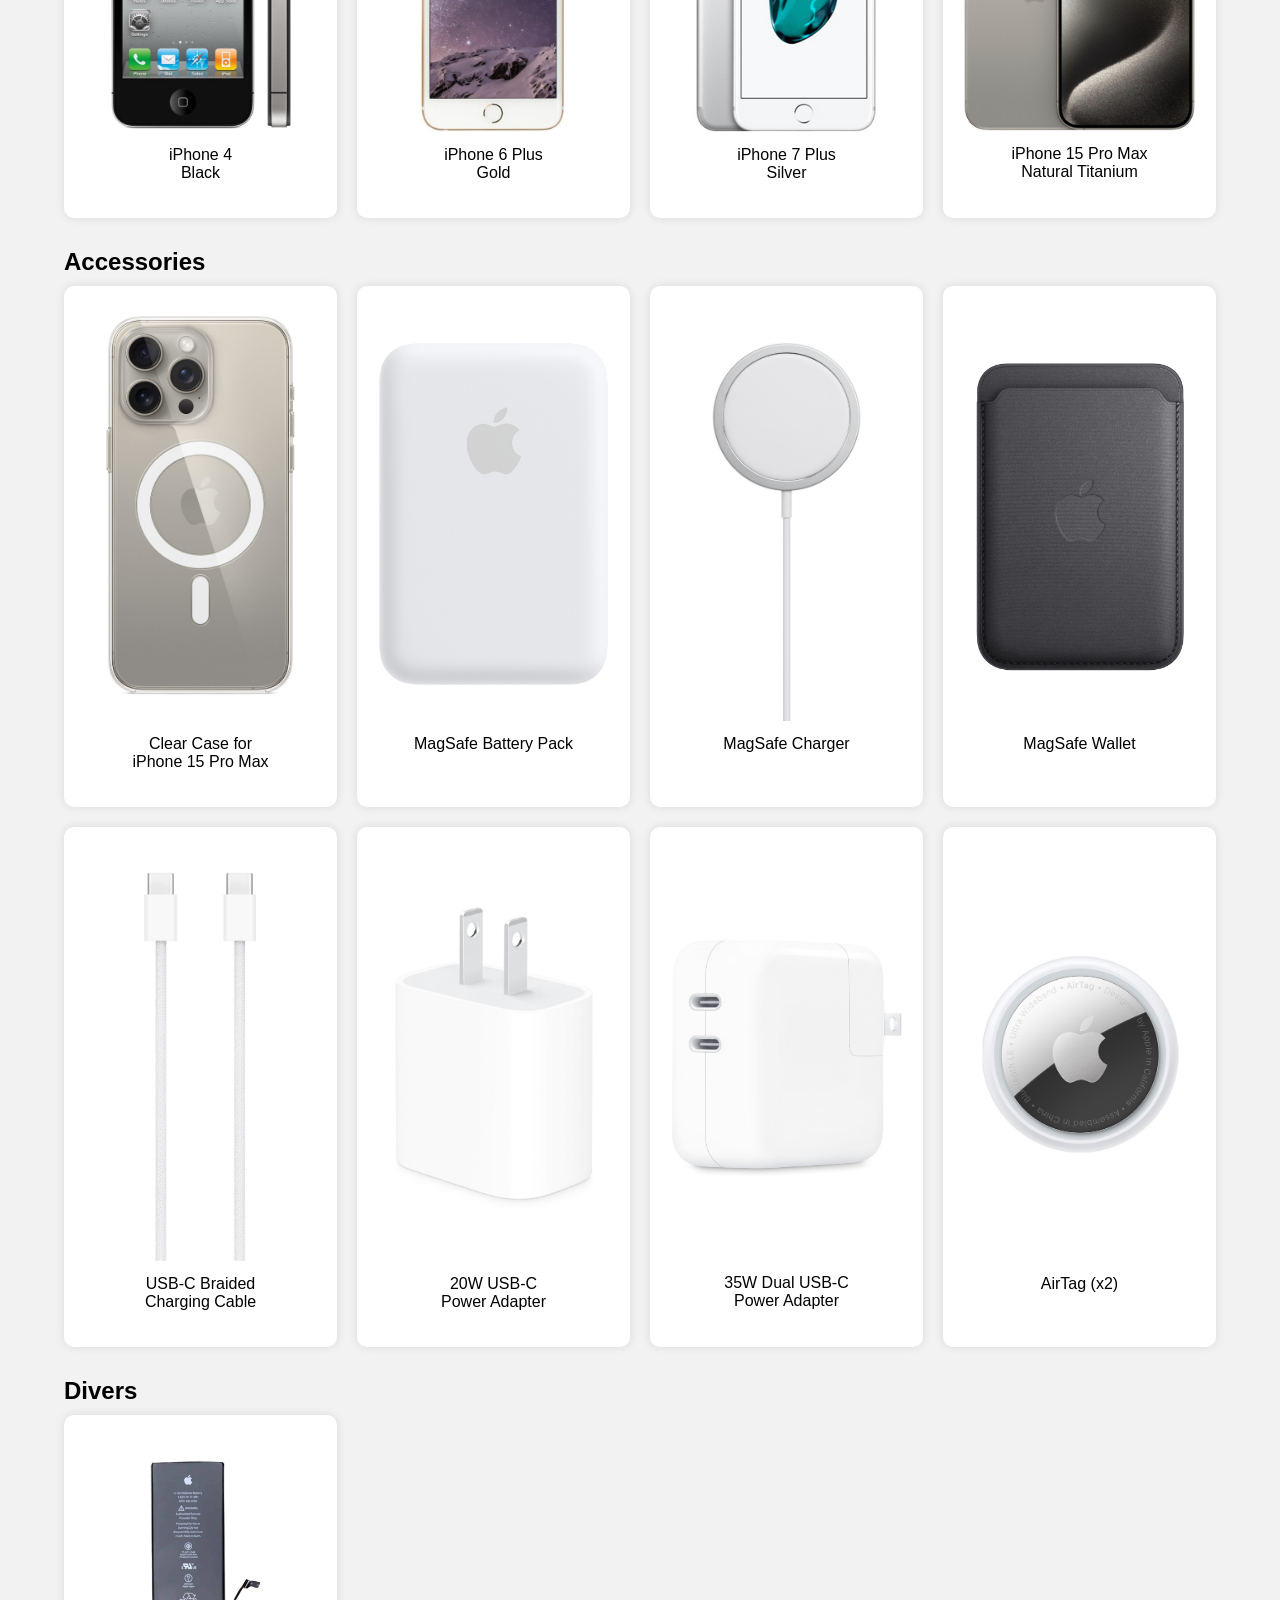
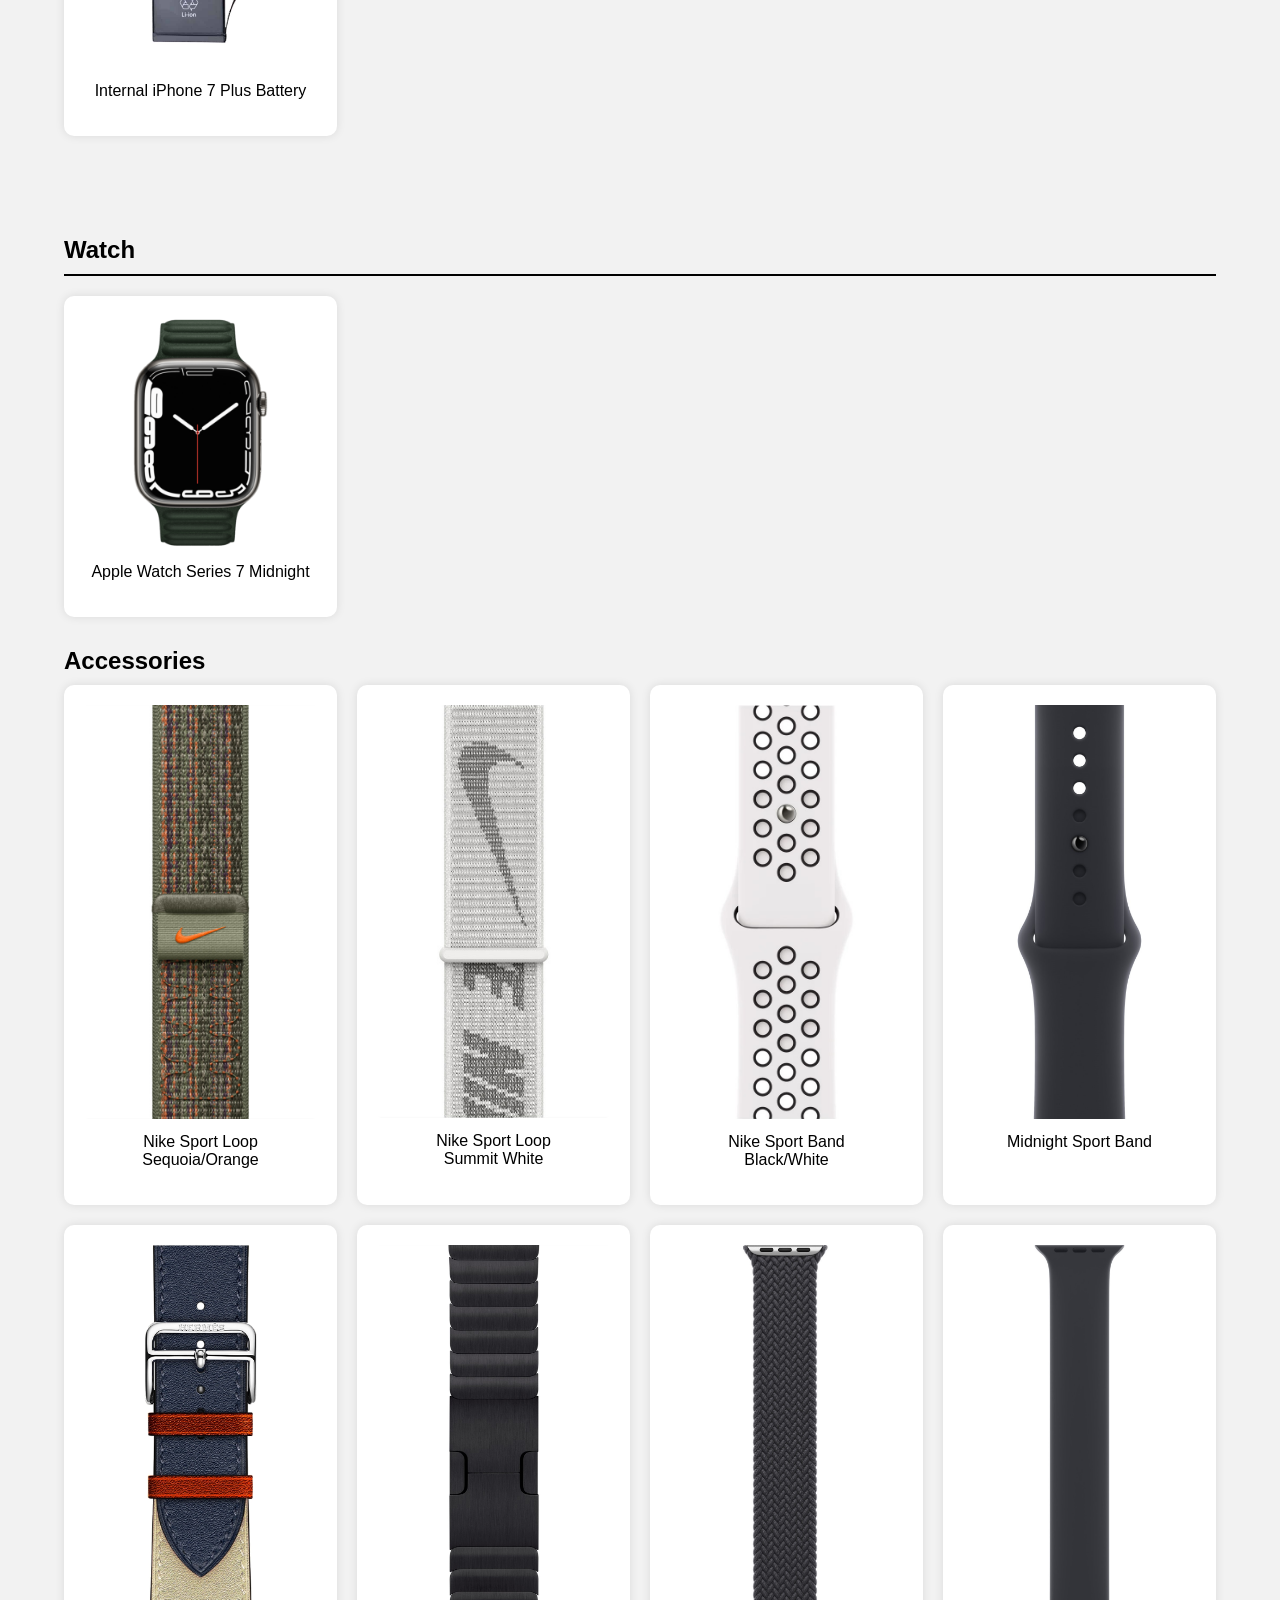
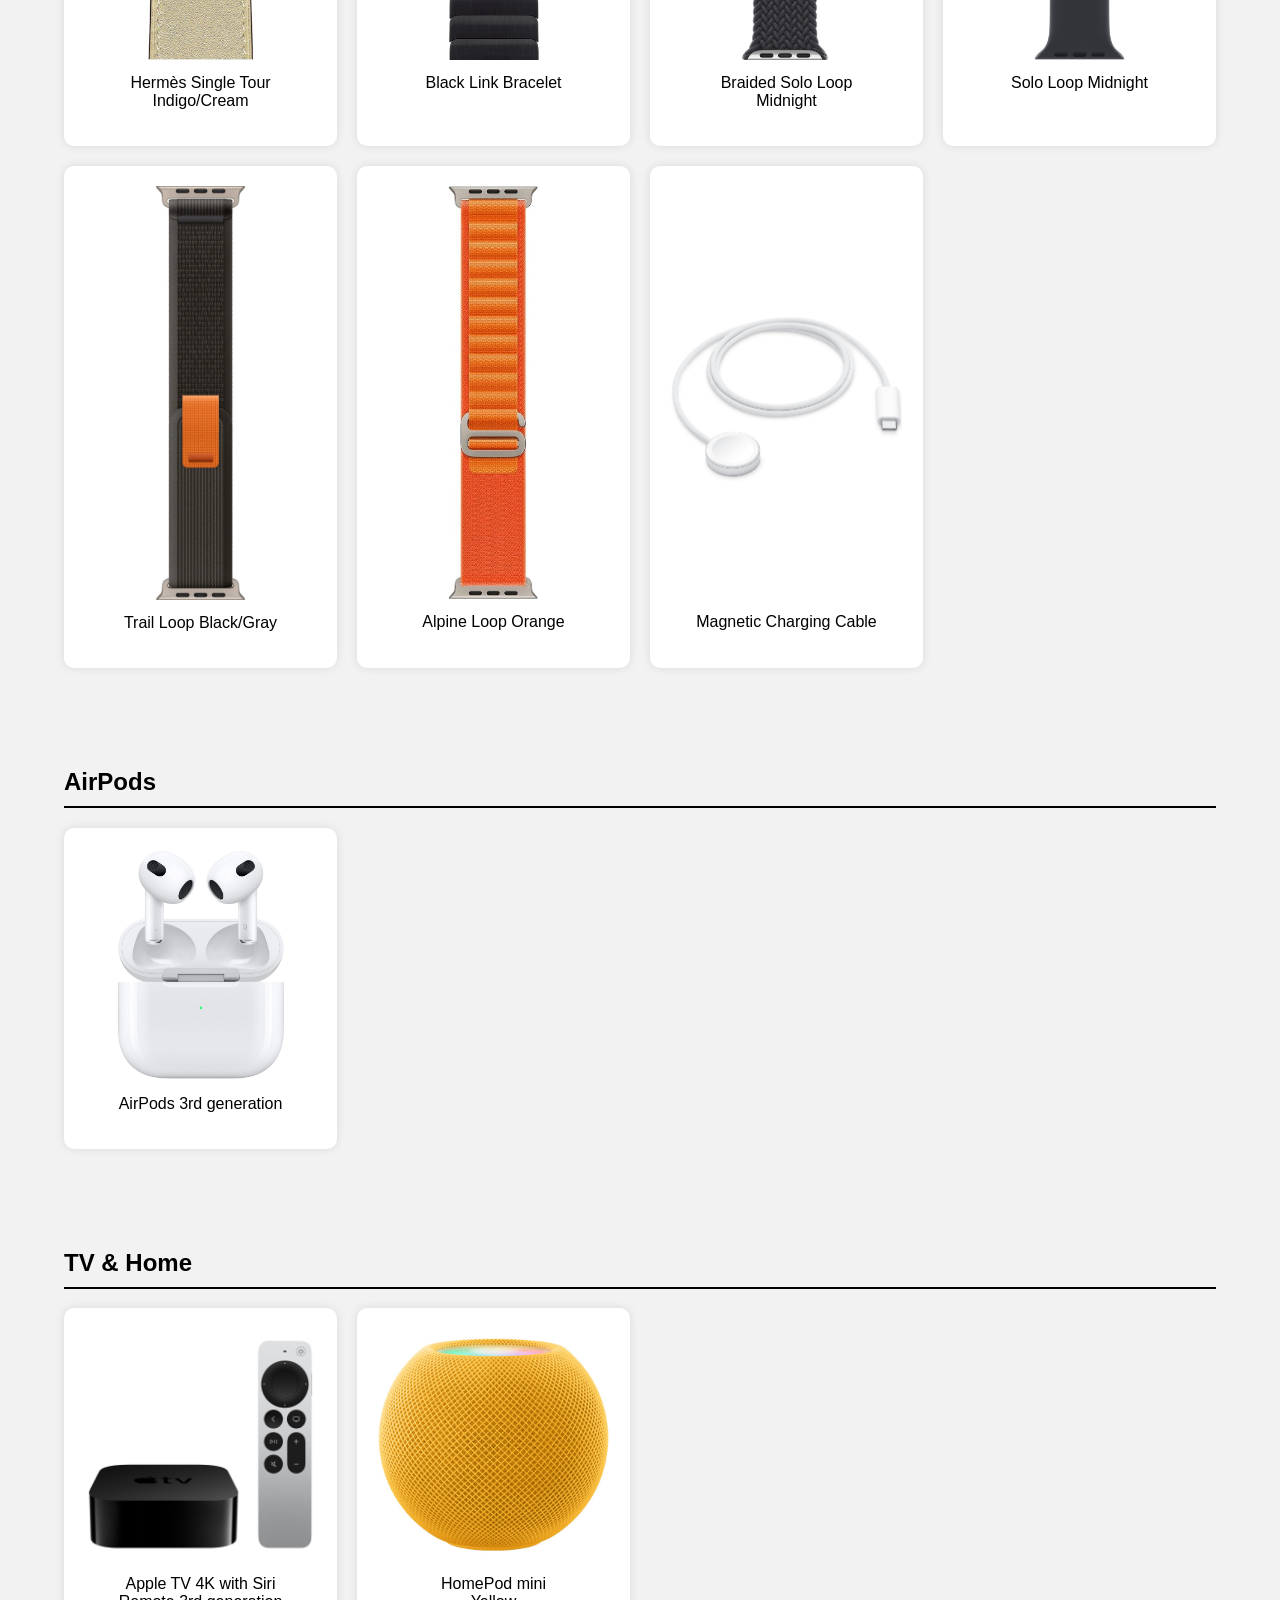
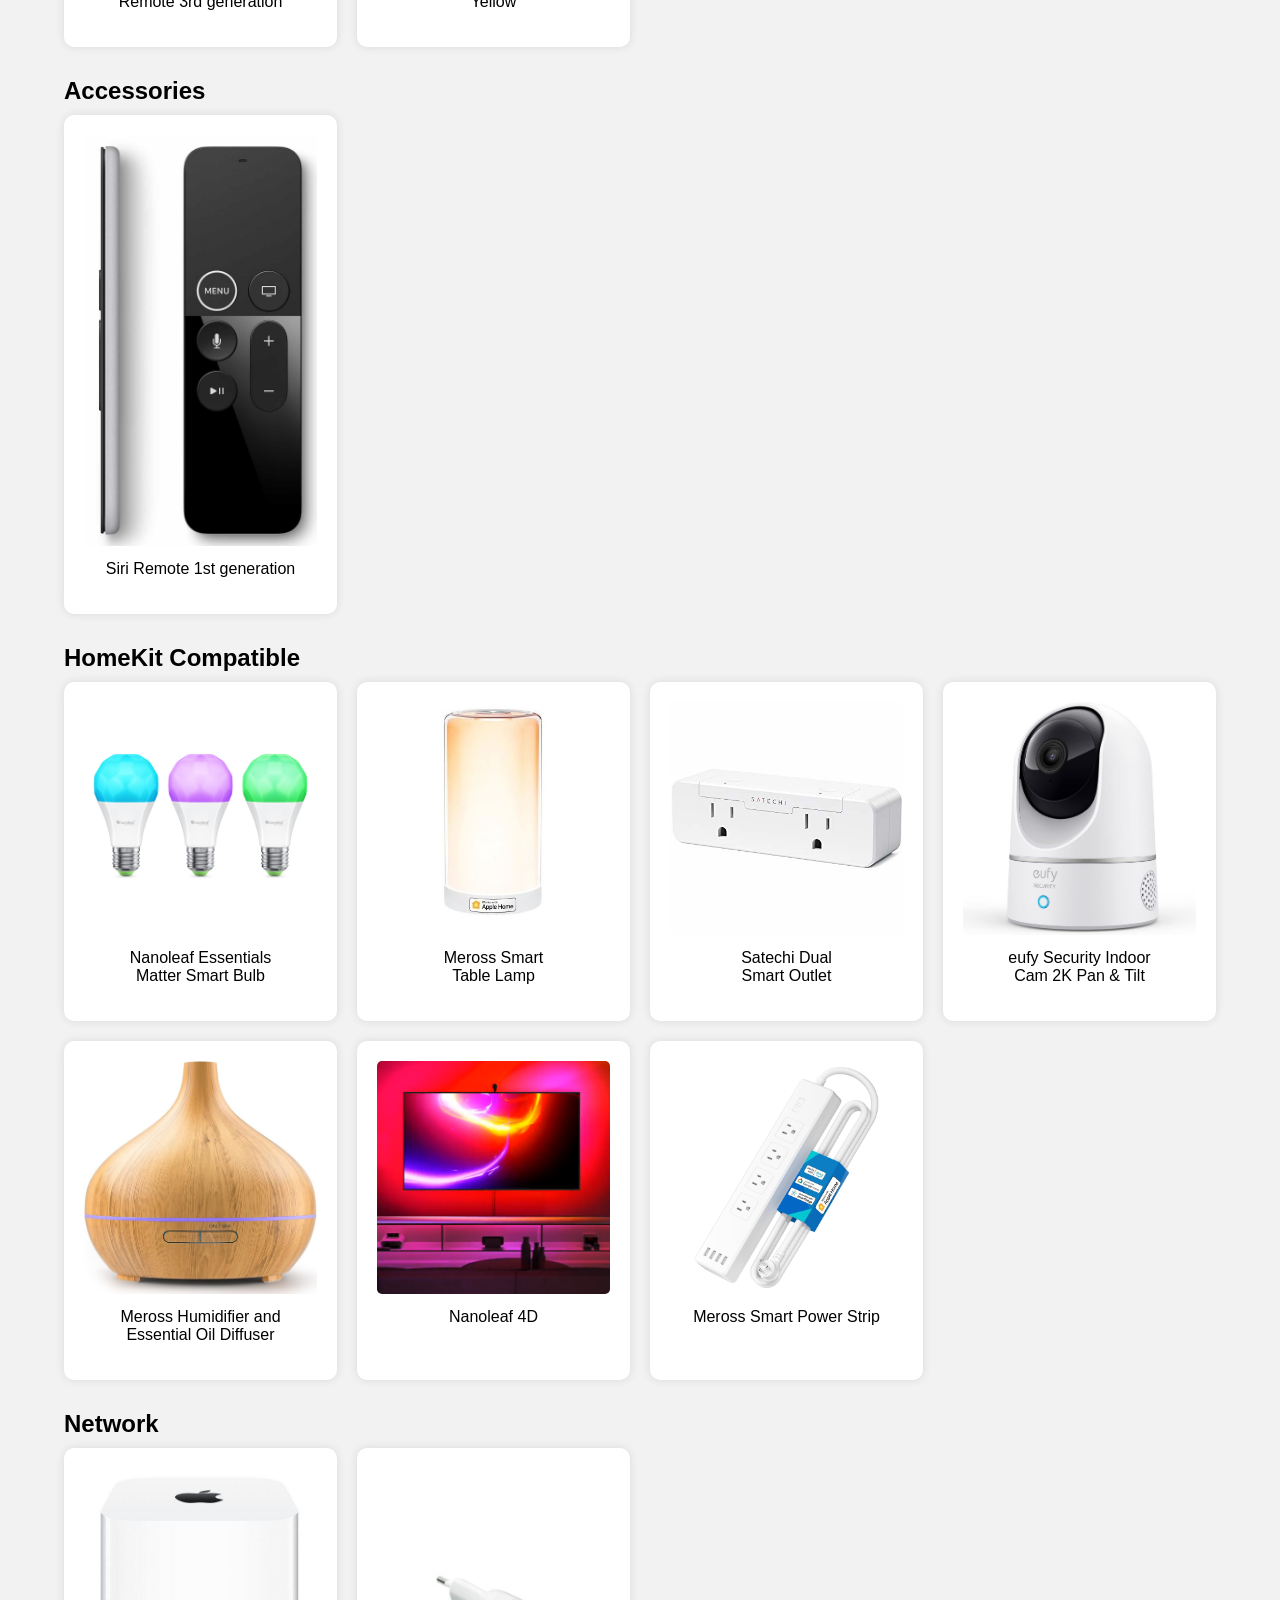
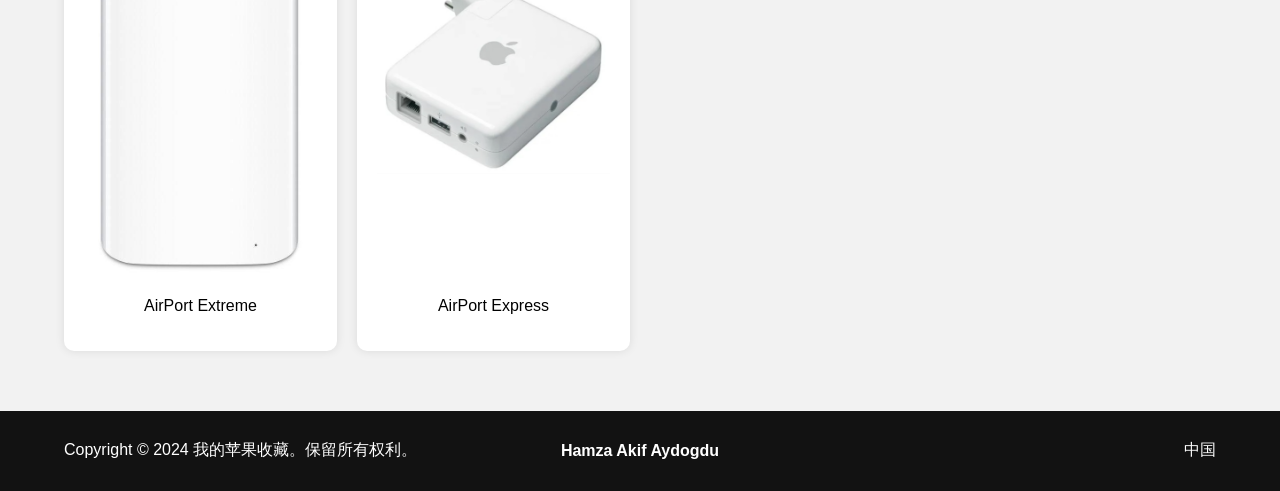
<file: index_cn.html>
<!DOCTYPE html>
<html lang="zh">
    <head>
        <meta charset="UTF-8">
        <meta name="viewport" content="width=device-width, initial-scale=1.0">
        <title>我的苹果收藏</title>
        <link rel="stylesheet" href="styles/styles.css">
        <link rel="shortcut icon" href="images/favicon.ico" type="image/x-icon">
        <link rel="apple-touch-icon" href="images/favicon.ico" type="image/x-icon">
        <link rel="icon" href="images/favicon.ico" type="image/x-icon">

        <script>
            function openTab() {
                var newWindow = window.open("images/kiz_baddest_4K.jpg", "_blank");
                newWindow.document.write('<html lang="en"><head><meta charset="UTF-8"><meta name="viewport" content="width=device-width, initial-scale=1.0"><title>K/DA</title><link rel="stylesheet" href="styles/styles_of_kiz.css"><link rel="shortcut icon" href="images/kiz.ico" type="image/x-icon"></head><body><div class="image-container"><img src="images/kiz_baddest_4K.jpg" alt="Image K/DA"></div></body></html>');
                newWindow.document.close();
            }
        </script>
    </head>

    <body>
        <div class="page-container">
            <header>
                <div class="container-logo">
                    <div class="logo">
                        <img src="images/Apple_logo_white.png" alt="Apple Logo">
                    </div>

                    <div class="title">
                        <h1>我的苹果收藏</h1>
                    </div>
                </div>

                <nav>
                    <div class="container-nav">
                        <ul>
                            <li><a href="https://www.apple.com.cn/" target="_blank">Store</a></li>
                            <li><a href="#mac">Mac</a></li>
                            <li><a href="#ipad">iPad</a></li>
                            <li><a href="#iphone">iPhone</a></li>
                            <li><a href="#watch">Watch</a></li>
                            <li><a href="#airpods">AirPods</a></li>
                            <li><a href="#tvetmaison">TV &amp; 家</a></li>
                        </ul>
                    </div>
                </nav>
            </header>

            <main class="content-wrap">
                <!-- Mac -->
                <section id="mac" class="section">
                    <div class="container">
                        <h2>Mac</h2>

                        <div class="grid">
                            <div class="product" title="iMac 27 Inches Mid 2011, Silver">
                                <a href="https://support.apple.com/zh-cn/112569" target="_blank">
                                    <img src="images/mac/imac-27.jpeg" alt='Image iMac 27" mid-2011'>
                                </a>
                                <p>iMac 27" mid-2011</p>
                            </div>

                            <div class="product" title="MacBook Pro 16 Inches 2019, Space Gray">
                                <a href="https://support.apple.com/zh-cn/111932" target="_blank">
                                    <img src="images/mac/macbookpro.jpeg" alt='Image MacBook Pro 16" 2019'>
                                </a>
                                <p>MacBook Pro 16英寸 2019年，深空灰</p>
                            </div>

                            <div class="product" title="MacBook Air 15 Inches 2025, Sky Blue">
                                <a href="https://support.apple.com/zh-cn/122210" target="_blank">
                                    <img src="images/mac/macbook-air-blue-15.jpeg" alt='Image MacBook Air 15" 2025'>
                                </a>
                                <p>MacBook Air 15英寸 2025年，天蓝色</p>
                            </div>
                        </div>

                        <nav>
                            <ul>
                                <li>
                                    <b>Accessories</b>
                                </li>
                            </ul>
                        </nav>

                        <div class="grid">
                            <div class="product" title="The Magic Keyboard with numeric keypad is an extended keyboard with navigation keys for fast scrolling and standard-size arrow keys for gaming. Its scissor mechanism guarantees stability and typing precision, while its low profile ensures comfort of use. The numeric keypad is perfect for financial tasks, and with its built-in long-life battery, it remains operational for at least a month between charges.">
                                <a href="https://www.apple.com.cn/shop/product/mxk73cb/a?fnode=0c904ffa692499ed2feabcc9c5d7239747bbb6ff4375ace3cc551c42c296d643ae5a496d810c6db11fb7b09934cdd4bf89c705a5c8d4527dfbd0e4884dcc9999c0dbecc3ae83ba8bdf75564b3e3681694af04afdb6c0d76be3af6868a1cc88f7" target="_blank">
                                    <img src="images/mac/accessoires/magic_keyboard2.jpeg" alt="Image Magic keyboard">
                                </a>
                                <p>Magic Keyboard 2 <br> with Numeric Keypad</p>
                            </div>

                            <div class="product" title="Cordless and rechargeable, Magic Mouse 2 offers an optimized design for fluid navigation. Its Multi-Touch surface enables intuitive gestures such as swiping between web pages. Supplied with a woven USB-C to Lightning cable for recharging and connection, it connects automatically to your Mac as soon as it's unpacked, and offers around a month's autonomy.">
                                <a href="https://www.www.apple.com.cn/cn/shop/product/MK2E3AM/A/magic-mouse-white-multi-touch-surface" target="_blank">
                                    <img src="images/mac/accessoires/magic_mouse2.jpeg" alt="Image Magic mouse">
                                </a>
                                <p>Magic Mouse 2</p>
                            </div>

                            <div class="product" title="Lightning to USB-C woven cable (Available only with Magic Mouse, Magic Trackpad and Magic Keyboard accessories)">
                                <a href="https://www.www.apple.com.cn/cn/shop/product/MK2E3AM/A/magic-mouse-white-multi-touch-surface" target="_blank">
                                    <img src="images/mac/accessoires/cable lightning to usb-c tressée.jpeg" alt="Image Lightning to USB-C woven cable">
                                </a>
                                <p>Lightning to USB-C <br> Braided Cable</p>
                            </div>

                            <div class="product" title="USB-C to USB-C cable (2m)">
                                <a href="https://www.www.apple.com.cn/cn/shop/product/MYQT3AM/A/240w-usb-c-charge-cable-2-m" target="_blank">
                                    <img src="images/mac/accessoires/usb-c_to_usb-c_(2m).jpeg" alt="Image USB-C to USB-C cable (2m)">
                                </a>
                                <p>USB-C to USB-C <br> Cable (2m)</p>
                            </div>

                            <div class="product" title="USB-C to MagSafe 3 cable (2m) - Sky Blue">
                                <a href="https://www.www.apple.com.cn/cn/shop/product/MDF14AM/A/usb-c-to-magsafe-3-cable-2-m-sky-blue" target="_blank">
                                    <img src="images/mac/accessoires/cable_magsafe_3_bleu_ciel.jpeg" alt="Image USB-C to MagSafe 3 cable (2m) - Sky Blue">
                                </a>
                                <p>USB-C to MagSafe 3 <br> Cable (2m) - Sky Blue</p>
                            </div>

                            <div class="product" title="96W USB-C Power Adapter">
                                <a href="https://www.www.apple.com.cn/cn/shop/product/MW2L3AM/A/96w-usb-c-power-adapter" target="_blank">
                                    <img src="images/mac/accessoires/96w-usb-c-us-type-power-adapter.jpeg" alt="Image 96W USB-C Power Adapter">
                                </a>
                                <p>96W USB-C <br> Power Adapter</p>
                            </div>

                            <div class="product" title="70W USB-C Power Adapter">
                                <a href="https://www.www.apple.com.cn/cn/shop/product/MXN53AM/A/70W%20USB-C%20Power%20Adapter" target="_blank">
                                    <img src="images/mac/accessoires/70w-usb-c-us-type-power-adapter.jpeg" alt="Image 70W USB-C Power Adapter">
                                </a>
                                <p>70W USB-C <br> Power Adapter</p>
                            </div>

                            <div class="product" title="Made of a soft, non-abrasive material, the polishing cloth cleans any Apple display, including those with nano-texture glass, effectively and safely.">
                                <a href="https://www.www.apple.com.cn/cn/shop/product/MW693AM/A/polishing-cloth" target="_blank">
                                    <img src="images/mac/accessoires/polishing_cloth.jpeg" alt="Image Polishing Cloth">
                                </a>
                                <p>Polishing Cloth</p>
                            </div>

                            <div class="product" title="Securely attach the compatible iPhone with MagSafe to your MacBook to enjoy new Continuity Camera features on the latest version of macOS - a very handy solution for FaceTime calls.">
                                <a href="https://www.www.apple.com.cn/cn/shop/product/HQ642ZM/A/belkin-iphone-mount-with-magsafe-for-mac" target="_blank">
                                    <img src="images/mac/accessoires/belkin.jpeg" alt="Image Belkin iPhone Mount with MagSafe for Mac">
                                </a>
                                <p>iPhone Mount <br> with MagSafe</p>
                            </div>

                            <div class="product" title="Set up complete and safe backup of your Mac in a few minutes.">
                                <a href="https://support.apple.com/zh-cn/104984" target="_blank">
                                    <img src="images/mac/accessoires/Time Machine.webp" alt="Image Time Machine">
                                </a>
                                <p>Time Machine</p>
                            </div>
                        </div>
                    </div>
                </section>

                <!-- iPad -->
                <section id="ipad" class="section">
                    <div class="container">
                        <h2>iPad</h2>

                        <div class="grid">
                            <div class="product" title="iPad Air 11-inch (5th generation) with M1 chip, Space Gray">
                                <a href="https://support.apple.com/zh-cn/111887/" target="_blank">
                                    <img src="images/ipad/ipad_space_gray.webp" alt='Image iPad Air 5'>
                                </a>
                                <p>iPad Air 5th generation <br> Space Gray</p>
                            </div>

                            <div class="product" title="iPad 11-inch (10th generation) with A12 chip, Blue">
                                <a href="https://support.apple.com/zh-cn/111840/" target="_blank">
                                    <img src="images/ipad/ipad_10.webp" alt='Image iPad 10'>
                                </a>
                                <p>iPad 10th generation <br> Blue</p>
                            </div>
                        </div>

                        <nav>
                            <ul>
                                <li>
                                    <b>Accessories</b>
                                </li>
                            </ul>
                        </nav>

                        <div class="grid">
                            <div class="product" title="Smart Keyboard Folio for iPad Air 5th generation, Black">
                                <a href="https://www.www.apple.com.cn/cn/shop/product/MU8F2AM/A/apple-pencil-2nd-generation" target="_blank">
                                    <img src="images/ipad/accessoires/pencil.jpeg" alt="Image Pencil 2">
                                </a>
                                <p>Apple Pencil 2</p>
                            </div>

                            <div class="product" title="Smart Folio for iPad Air 5th generation, Marine Blue">
                                <a href="https://www.www.apple.com.cn/cn/shop/product/MNA73ZM/A/smart-folio-for-ipad-air-5th-generation-marine-blue" target="_blank">
                                    <img src="images/ipad/accessoires/Smart_folio.jpeg" alt="Image Smart Folio">
                                </a>
                                <p>Smart Folio for iPad Air <br> 5th generation</p>
                            </div>

                            <div class="product" title="Smart Keyboard Folio for iPad Pro 11-inch (4th generation) and iPad Air 11-inch (M2), Swiss">
                                <a href="https://www.www.apple.com.cn/cn/shop/product/MXNK2SM/A/smart-keyboard-folio-for-ipad-pro-11-inch-4th-generation-and-ipad-air-11-inch-m2-swiss" target="_blank">
                                    <img src="images/ipad/accessoires/Smart_keyboard_folio.jpeg" alt="Image Smart Keyboard Folio">
                                </a>
                                <p>Smart Keyboard Folio for <br> iPad Air 5th generation</p>
                            </div>
                        </div>
                    </div>
                </section>

                <!-- iPhone -->
                <section id="iphone" class="section">
                    <div class="container">
                        <h2>iPhone</h2>

                        <div class="grid">
                            <div class="product" title="iPhone 4, Black, featuring a 3.5-inch Retina display, A4 chip, and a 5MP camera with LED flash for capturing stunning photos and videos.">
                                <a href="https://support.apple.com/zh-cn/112562" target="_blank">
                                    <img src="images/iphone/iphone4.jpg" alt="Image iPhone 4">
                                </a>
                                <p>iPhone 4 <br> Black</p>
                            </div>

                            <div class="product" title="iPhone 6 Plus, Gold, featuring a 5.5-inch Retina HD display, A8 chip, and an 8MP iSight camera for stunning photos and videos.">
                                <a href="https://support.apple.com/zh-cn/111940" target="_blank">
                                    <img src="images/iphone/iphone6plus.png" alt="Image iPhone 6 Plus">
                                </a>
                                <p>iPhone 6 Plus <br> Gold</p>
                            </div>

                            <div class="product" title="iPhone 7 Plus, Silver, featuring a 5.5-inch Retina HD display, A10 Fusion chip, and dual 12MP cameras for stunning photos and videos.">
                                <a href="https://support.apple.com/zh-cn/111953" target="_blank">
                                    <img src="images/iphone/iphone7plus.png" alt="Image iPhone 7 Plus">
                                </a>
                                <p>iPhone 7 Plus <br> Silver</p>
                            </div>

                            <div class="product" title="iPhone 15 Pro Max, Natural Titanium, featuring a 6.7-inch Super Retina XDR display, A17 Pro chip, and advanced camera system with ProRAW and ProRes video capabilities.">
                                <a href="https://support.apple.com/zh-cn/111828" target="_blank">
                                    <img src="images/iphone/iphone15promax.png" alt="Image iPhone 15 Pro Max">
                                </a>
                                <p>iPhone 15 Pro Max <br> Natural Titanium</p>
                            </div>
                        </div>

                        <nav>
                            <ul>
                                <li>
                                    <b>Accessories</b>
                                </li>
                            </ul>
                        </nav>

                        <div class="grid">
                            <div class="product" title="Clear Case with MagSafe for iPhone 15 Pro Max, designed to protect your device while showcasing its design. It features MagSafe compatibility for easy attachment of accessories and wireless charging. The case is made from durable materials that provide reliable protection against scratches and minor drops.">
                                <a href="https://www.www.apple.com.cn/cn/shop/product/MT233ZM/A/clear-case-with-magsafe-for-iphone-15-pro-max" target="_blank">
                                    <img src="images/iphone/accessoires/clear_case.jpeg" alt="Image Clear Case iPhone 15 Pro Max">
                                </a>
                                <p>Clear Case for <br> iPhone 15 Pro Max</p>
                            </div>

                            <div class="product" title="MagSafe Battery Pack is a portable battery that attaches magnetically to the back of your iPhone, providing extra power on the go. It features a sleek design and is compatible with MagSafe-enabled iPhones, allowing for easy attachment and charging. The battery pack can be charged wirelessly or via a Lightning cable, and it provides up to 70% additional battery life.">
                                <a href="https://support.apple.com/zh-cn/111857" target="_blank">
                                    <img src="images/iphone/accessoires/magsafe_battery_pack.png" alt="Image MagSafe Battery Pack">
                                </a>
                                <p>MagSafe Battery Pack</p>
                            </div>

                            <div class="product" title="MagSafe Charger, 1 m">
                                <a href="https://www.www.apple.com.cn/cn/shop/product/MX6X3LL/A/magsafe-charger-1-m" target="_blank">
                                    <img src="images/iphone/accessoires/magsafe.jpeg" alt="Image MagSafe Charger">
                                </a>
                                <p>MagSafe Charger</p>
                            </div>

                            <div class="product" title="MagSafe Wallet with MagSafe, Black">
                                <a href="https://www.www.apple.com.cn/cn/shop/product/MA6W4ZM/A/iphone-finewoven-wallet-with-magsafe-black" target="_blank">
                                    <img src="images/iphone/accessoires/magsafe_wallet.jpeg" alt="Image MagSafe Wallet">
                                </a>
                                <p>MagSafe Wallet</p>
                            </div>

                            <div class="product" title="USB-C Braided Charging Cable (1 m)">
                                <a href="https://www.www.apple.com.cn/cn/shop/product/MQKJ3AM/A/60w-usb-c-charge-cable-1-m" target="_blank">
                                    <img src="images/iphone/accessoires/usbc_cable.jpeg" alt="Image USB-C Braided Cable">
                                </a>
                                <p>USB-C Braided <br> Charging Cable</p>
                            </div>

                            <div class="product" title="20W USB-C Power Adapter">
                                <a href="https://www.www.apple.com.cn/cn/shop/product/MUVV3ZM/A/20w-usb-c-power-adapter" target="_blank">
                                    <img src="images/iphone/accessoires/PW adapter.jpeg" alt="Image 20W Power Adapter">
                                </a>
                                <p>20W USB-C <br> Power Adapter</p>
                            </div>

                            <div class="product" title="35W Dual USB-C Power Adapter">
                                <a href="https://www.www.apple.com.cn/cn/shop/product/MW2K3AM/A/35w-dual-usb-c-port-power-adapter" target="_blank">
                                    <img src="images/iphone/accessoires/usbc_35w_dual_port_power_adapter.jpeg" alt="Image 35W Dual USB-C Power Adapter">
                                </a>
                                <p>35W Dual USB-C <br> Power Adapter</p>
                            </div>

                            <div class="product" title="AirTag is a small, coin-sized device that helps you keep track of your belongings. It uses Bluetooth technology to connect to your iPhone or iPad, allowing you to locate lost items through the Find My app. AirTag features Precision Finding, which provides accurate directions to your lost item, and it can also play a sound to help you find it.">
                                <a href="https://www.www.apple.com.cn/airtag/" target="_blank">
                                    <img src="images/iphone/accessoires/airtag.jpeg" alt="Image AirTag">
                                </a>
                                <p>AirTag (x2)</p>
                            </div>
                        </div>

                        <nav>
                            <ul>
                                <li>
                                    <b>Divers</b>
                                </li>
                            </ul>
                        </nav>

                        <div class="grid">
                            <div class="product" title="Internal iPhone 7 Plus Battery">
                                <img src="images/iphone/accessoires/divers/Batterie-originale-pour-iPhone-7-Plus.jpeg" alt="Image Internal Battery iPhone 7 Plus">
                                <p>Internal iPhone 7 Plus Battery</p>
                            </div>
                        </div>
                    </div>
                </section>

                <!-- Apple Watch -->
                <section id="watch" class="section">
                    <div class="container">
                        <h2>Watch</h2>

                        <div class="grid">
                            <div class="product" title="Apple Watch Series 7 Midnight, 45mm, Aluminum Case with Midnight Sport Band">
                                <a href="https://support.apple.com/zh-cn/111909" target="_blank">
                                    <img src="images/watch/apple_watch_series7.png" alt='Image Apple Watch Series 7'>
                                </a>
                                <p>Apple Watch Series 7 Midnight</p>
                            </div>
                        </div>

                        <nav>
                            <ul>
                                <li>
                                    <b>Accessories</b>
                                </li>
                            </ul>
                        </nav>

                        <div class="grid">
                            <div class="product" title="Apple Watch Nike Sport Loop 46mm, Sequoia/Orange, Size M/L">
                                <a href="https://www.www.apple.com.cn/cn/shop/product/MXU33AM/A/46mm-green-grey-nike-sport-loop" target="_blank">
                                    <img src="images/watch/accessoires/sequoia_nike_loop.jpg" alt="Image Nike Sport Loop Sequoia/Orange">
                                </a>
                                <p>Nike Sport Loop <br> Sequoia/Orange</p>
                            </div>

                            <div class="product" title="Apple Watch Nike Sport Loop 46mm, Summit White, Size M/L">
                                <a href="https://www.www.apple.com.cn/cn/shop/product/MXL53AM/A/46mm-blue-cloud-sport-loop" target="_blank">
                                    <img src="images/watch/accessoires/boucle sport nike.jpg" alt="Image Nike Sport Loop Summit White">
                                </a>
                                <p>Nike Sport Loop <br> Summit White</p>
                            </div>

                            <div class="product" title="Apple Watch Nike Sport Band 46mm, Pure Platinum/Black, Size M/L">
                                <a href="https://www.www.apple.com.cn/cn/shop/product/MYL53AM/A/46mm-pure-platinum-nike-sport-band-m-l" target="_blank">
                                    <img src="images/watch/accessoires/nike_loop.jpg" alt="Image Nike Sport Band">
                                </a>
                                <p>Nike Sport Band <br> Black/White</p>
                            </div>

                            <div class="product" title="Apple Watch Sport Band 46mm, Midnight, Size M/L">
                                <a href="https://www.www.apple.com.cn/cn/shop/product/MXM43AM/A/46mm-black-sport-band-m-l" target="_blank">
                                    <img src="images/watch/accessoires/boucle_sport_minuit.jpeg" alt='Image Midnight Sport Band'>
                                </a>
                                <p>Midnight Sport Band</p>
                            </div>

                            <div class="product" title="Apple Watch Hermès Single Tour Band 45mm, Bleu Céleste/Écru, Toile H">
                                <a href="https://www.www.apple.com.cn/cn/shop/product/MWNW3AM/A/apple-watch-herm%C3%A8s-45mm-bleu-c%C3%A9leste-%C3%A9cru-toile-h-single-tour" target="_blank">
                                    <img src="images/watch/accessoires/hermes.jpg" alt="Image Hermès Single Tour Band">
                                </a>
                                <p>Hermès Single Tour <br> Indigo/Cream</p>
                            </div>

                            <div class="product" title="Apple Watch Link Bracelet 46mm, Slate, Stainless Steel">
                                <a href="https://www.www.apple.com.cn/cn/shop/product/MXMK3AM/A/46mm-slate-link-bracelet" target="_blank">
                                    <img src="images/watch/accessoires/bracelet_maillons.jpeg" alt="Image Link Bracelet">
                                </a>
                                <p>Black Link Bracelet</p>
                            </div>

                            <div class="product" title="Apple Watch Braided Solo Loop 46mm, Midnight, Size 8">
                                <a href="https://www.www.apple.com.cn/cn/shop/product/MY303AM/A/46mm-midnight-braided-solo-loop-size-8" target="_blank">
                                    <img src="images/watch/accessoires/boucle_unique_tressée.jpeg" alt="Image Braided Solo Loop">
                                </a>
                                <p>Braided Solo Loop <br> Midnight</p>
                            </div>

                            <div class="product" title="Apple Watch Solo Loop 46mm, Black, Size 8">
                                <a href="https://www.www.apple.com.cn/cn/shop/product/MYAF3AM/A/46mm-black-solo-loop-size-8" target="_blank">
                                    <img src="images/watch/accessoires/boucle_unique.jpeg" alt="Image Solo Loop Midnight">
                                </a>
                                <p>Solo Loop Midnight</p>
                            </div>

                            <div class="product" title="Apple Watch Trail Loop 49mm, Black/Gray, Medium, Natural Titanium Finish">
                                <a href="https://www.www.apple.com.cn/cn/shop/product/MXTR3AM/A/49mm-black-trail-loop-m-l-natural-titanium-finish" target="_blank">
                                    <img src="images/watch/accessoires/loop_trail.jpg" alt="Image Trail Loop Black/Gray">
                                </a>
                                <p>Trail Loop Black/Gray</p>
                            </div>

                            <div class="product" title="Apple Watch Alpine Loop 49mm, Tan, Medium, Natural Titanium Finish">
                                <a href="https://www.www.apple.com.cn/cn/shop/product/MXN23AM/A/49mm-tan-alpine-loop-medium-natural-titanium-finish" target="_blank">
                                    <img src="images/watch/accessoires/alpine_loop.jpg" alt="Image Alpine Loop Orange">
                                </a>
                                <p>Alpine Loop Orange</p>
                            </div>

                            <div class="product" title="Apple Watch Magnetic Fast Charger to USB-C Cable (1 m)">
                                <a href="https://www.www.apple.com.cn/cn/shop/product/MT0H3AM/A/apple-watch-magnetic-fast-charger-to-usb-c-cable-1-m" target="_blank">
                                    <img src="images/watch/accessoires/charging_cable.jpeg" alt="Image Magnetic Charging Cable">
                                </a>
                                <p>Magnetic Charging Cable</p>
                            </div>
                        </div>
                    </div>
                </section>

                <!-- AirPods -->
                <section id="airpods" class="section">
                    <div class="container">
                        <h2>AirPods</h2>

                        <div class="grid">
                            <div class="product" title="AirPods Pro 2nd generation with MagSafe Charging Case, featuring Active Noise Cancellation, Transparency mode, and Adaptive Transparency for an immersive audio experience.">
                                <a href="https://support.apple.com/zh-cn/111863" target="_blank">
                                    <img src="images/airpods/airpods3.jpeg" alt='Image AirPods 3'>
                                </a>
                                <p>AirPods 3rd generation</p>
                            </div>
                        </div>
                    </div>
                </section>

                <!-- TV & Home -->
                <section id="tvetmaison" class="section">
                    <div class="container">
                        <h2>TV &amp; Home</h2>

                        <div class="grid">
                            <div class="product" title="Apple TV 4K is a streaming device that allows you to watch your favorite shows, movies, and more in stunning 4K HDR quality. It features Siri voice control, allowing you to search for content, control playback, and access information hands-free. Apple TV 4K also supports Apple Arcade for gaming and Apple Fitness+ for workouts.">
                                <a href="https://support.apple.com/zh-cn/111922" target="_blank">
                                    <img src="images/tv/tv.png" alt='Image Apple TV 4K'>
                                </a>
                                <p>Apple TV 4K with Siri <br> Remote 3rd generation</p>
                            </div>

                            <div class="product" title="HomePod mini is a smart speaker that delivers high-fidelity audio and integrates seamlessly with your Apple devices. It features Siri voice control, allowing you to play music, control smart home devices, and access information hands-free. HomePod mini also supports multi-room audio and can be paired with other HomePod mini speakers for an immersive sound experience.">
                                <a href="https://www.www.apple.com.cn/homepod-mini/specs/" target="_blank">
                                    <img src="images/homepod/homepodmini_yellow.jpg" alt='Image HomePod mini'>
                                </a>
                                <p>HomePod mini <br> Yellow</p>
                            </div>
                        </div>

                        <nav>
                            <ul>
                                <li>
                                    <b>Accessories</b>
                                </li>
                            </ul>
                        </nav>

                        <div class="grid">
                            <div class="product" title="Siri Remote 1st generation for Apple TV 4K and Apple TV HD">
                                <a href="https://support.apple.com/zh-cn/103233" target="_blank">
                                    <img src="images/tv/accessoires/apple-siri-remote.jpg" alt="Image Siri Remote">
                                </a>
                                <p>Siri Remote 1st generation</p>
                            </div>
                        </div>

                        <nav>
                            <ul>
                                <li>
                                    <b>HomeKit Compatible</b>
                                </li>
                            </ul>
                        </nav>

                        <div class="grid">
                            <div class="product" title="Nanoleaf Essentials Matter A19 Smart Bulb - Thread & Matter-Enabled Smart LED Light Bulb - White and Color (3 Pack)">
                                <a href="https://www.www.apple.com.cn/cn/shop/product/HQGL2ZM/A/Nanoleaf%20Essentials%20Matter%20A19%20Smart%20Bulb%20-%20Thread%20&%20Matter-Enabled%20Smart%20LED%20Light%20Bulb%20-%20White%20and%20Color%20(3%20Pack)" target="_blank">
                                    <img src="images/maison/Nanoleaf.jpeg" alt='Image Nanoleaf Light Bulb'>
                                </a>
                                <p>Nanoleaf Essentials <br> Matter Smart Bulb</p>
                            </div>

                            <div class="product" title="Meross Smart Table Lamp, Compatible with Apple HomeKit, Alexa, Google Assistant, SmartThings, Remote Control, Timer, Energy Monitoring, Dimmable LED Light">
                                <a href="https://www.amazon.com/dp/B08CKGXVL3?ref=cm_sw_r_cp_ud_dp_9DP0KJT2FCW7KMAJ5S3Q&ref_=cm_sw_r_cp_ud_dp_9DP0KJT2FCW7KMAJ5S3Q&social_share=cm_sw_r_cp_ud_dp_9DP0KJT2FCW7KMAJ5S3Q&th=1" target="_blank">
                                    <img src="images/maison/meross_lampe.jpeg" alt='Image Meross Smart Table Lamp'>
                                </a>
                                <p>Meross Smart <br> Table Lamp</p>
                            </div>

                            <div class="product" title="Satechi Dual Smart Outlet, Compatible with Apple HomeKit, Alexa, Google Assistant, SmartThings, Remote Control, Timer, Energy Monitoring, Surge Protector">
                                <a href="https://www.amazon.com/dp/B07RJ1Y1NT?ref=cm_sw_r_cp_ud_dp_HQRP39VV9QGW2AWMX8TM&ref_=cm_sw_r_cp_ud_dp_HQRP39VV9QGW2AWMX8TM&social_share=cm_sw_r_cp_ud_dp_HQRP39VV9QGW2AWMX8TM" target="_blank">
                                    <img src="images/maison/Satechi_dual_smart_outlet.jpeg" alt='Image Satechi Dual Smart Outlet'>
                                </a>
                                <p>Satechi Dual <br> Smart Outlet</p>
                            </div>

                            <div class="product" title="eufy Security Indoor Cam 2K Pan & Tilt, HomeKit Compatible, AI Human Detection, 2-Way Audio, Night Vision, Works with Apple HomeKit, Alexa and Google Assistant">
                                <a href="https://www.amazon.com/eufy-int%C3%A9rieure-d%C3%A9tection-Compatible-Assistants/dp/B086LBCQJL/ref=sr_1_5?__mk_fr_FR=%C3%85M%C3%85%C5%BD%C3%95%C3%91&crid=3D1LT5KY1PKZQ&dib=eyJ2IjoiMSJ9.[base64].nEsO4n9Qe5r7VERRQzZBJulPu4CePS3vqT3E4Ctb9dE&dib_tag=se&keywords=cam%C3%A9ra+connect%C3%A9e+homekit&qid=1713131025&sprefix=cam%C3%A9ra+connect%C3%A9e+homekit%2Caps%2C66&sr=8-5" target="_blank">
                                    <img src="images/maison/eufy camera pan&tilt.jpg" alt="Image eufy Security Indoor Camera">
                                </a>
                                <p>eufy Security Indoor <br> Cam 2K Pan & Tilt</p>
                            </div>

                            <div class="product" title="Meross Smart Humidifier and Essential Oil Diffuser, Compatible with Apple HomeKit, Alexa, Google Assistant, SmartThings, Remote Control, Timer, Ultrasonic Cool Mist Humidifier, 4L Water Tank">
                                <a href="https://www.amazon.fr/Diffuseur-Essentielles-Compatible-Humidificateur-Ultrasonique/dp/B09P55ZYJS/ref=sr_1_27?crid=MNWNTP7JK4KC&dib=eyJ2IjoiMSJ9.[base64].EQEh11RJ1ZqRw6h4s6EoegCa_-zgNld1IYcRjqjd_Bc&dib_tag=se&keywords=meross&qid=1715514632&sprefix=mer%2Caps%2C81&sr=8-27&th=1" target="_blank">
                                    <img src="images/maison/meross_humidificateur.jpg" alt="Image Meross Humidifier/Essential Oil Diffuser">
                                </a>
                                <p>Meross Humidifier and <br> Essential Oil Diffuser</p>
                            </div>

                            <div class="product" title="Nanoleaf 4D is a smart lighting system that enhances your home entertainment experience with immersive lighting effects synchronized to your screen.">
                                <a href="https://nanoleaf.me/en-US/products/nanoleaf-4d/?category=4D&version=v1&size=65" target="_blank">
                                    <img src="images/maison/Nanoleaf_4D.png" alt="Image Nanoleaf 4D">
                                </a>
                                <p>Nanoleaf 4D</p>
                            </div>

                            <div class="product" title="Meross Smart Plug with 4 AC Outlets and 4 USB Ports, Compatible with Apple HomeKit, Alexa, Google Assistant, SmartThings, Remote Control, Timer, Energy Monitoring, Surge Protector">
                                <a href="https://www.amazon.com/meross-Smart-Power-Strip-SmartThings/dp/B0BC1B7H4D?crid=2QO249JMSBRA0&dib=eyJ2IjoiMSJ9.[base64].sQBrh9CnOjRMu3cKBlkiwB616Ip8Lf5xhdLSO-rb2kU&dib_tag=se&keywords=meross&qid=1748195477&sprefix=meross%2Caps%2C197&sr=8-25&th=1" target="_blank">
                                    <img src="images/maison/meross_multiprise_us.jpg" alt="Image Meross Smart Power Strip">
                                </a>
                                <p>Meross Smart Power Strip</p>
                            </div>
                        </div>

                        <nav>
                            <ul>
                                <li>
                                    <b>Network</b>
                                </li>
                            </ul>
                        </nav>

                        <div class="grid">
                            <div class="product" title="AirPort Extreme is a wireless router designed by Apple, offering high-speed Wi-Fi connectivity and advanced networking features.">
                                <a href="https://support.apple.com/zh-cn/112419" target="_blank">
                                    <img src="images/airport/AirPort Extreme.jpg" alt='Image AirPort Extreme'>
                                </a>
                                <p>AirPort Extreme</p>
                            </div>

                            <div class="product" title="AirPort Express is a compact wireless router designed by Apple, offering high-speed Wi-Fi connectivity and AirPlay support.">
                                <a href="https://support.apple.com/zh-cn/112477" target="_blank">
                                    <img src="images/airport/AirPort Express.png" alt='Image AirPort Express'>
                                </a>
                                <p>AirPort Express</p>
                            </div>
                        </div>
                    </div>
                </section>
            </main>

            <footer>
                <div class="container">
                    <div class="copyright"><p>Copyright <a class="kiz_change-color" href="javascript:void(0)" onclick="openTab()">&copy;</a> 2024 我的苹果收藏。保留所有权利。</p></div>
                    
                    <div class="author">
                        <h4>Hamza Akif Aydogdu</h4>
                    </div>
                    
                    <div class="region">
                        <a href="regions.html">
                            <p>中国</p>
                        </a>
                    </div>
                </div>
            </footer>
        </div>
    </body>
</html>
</file>
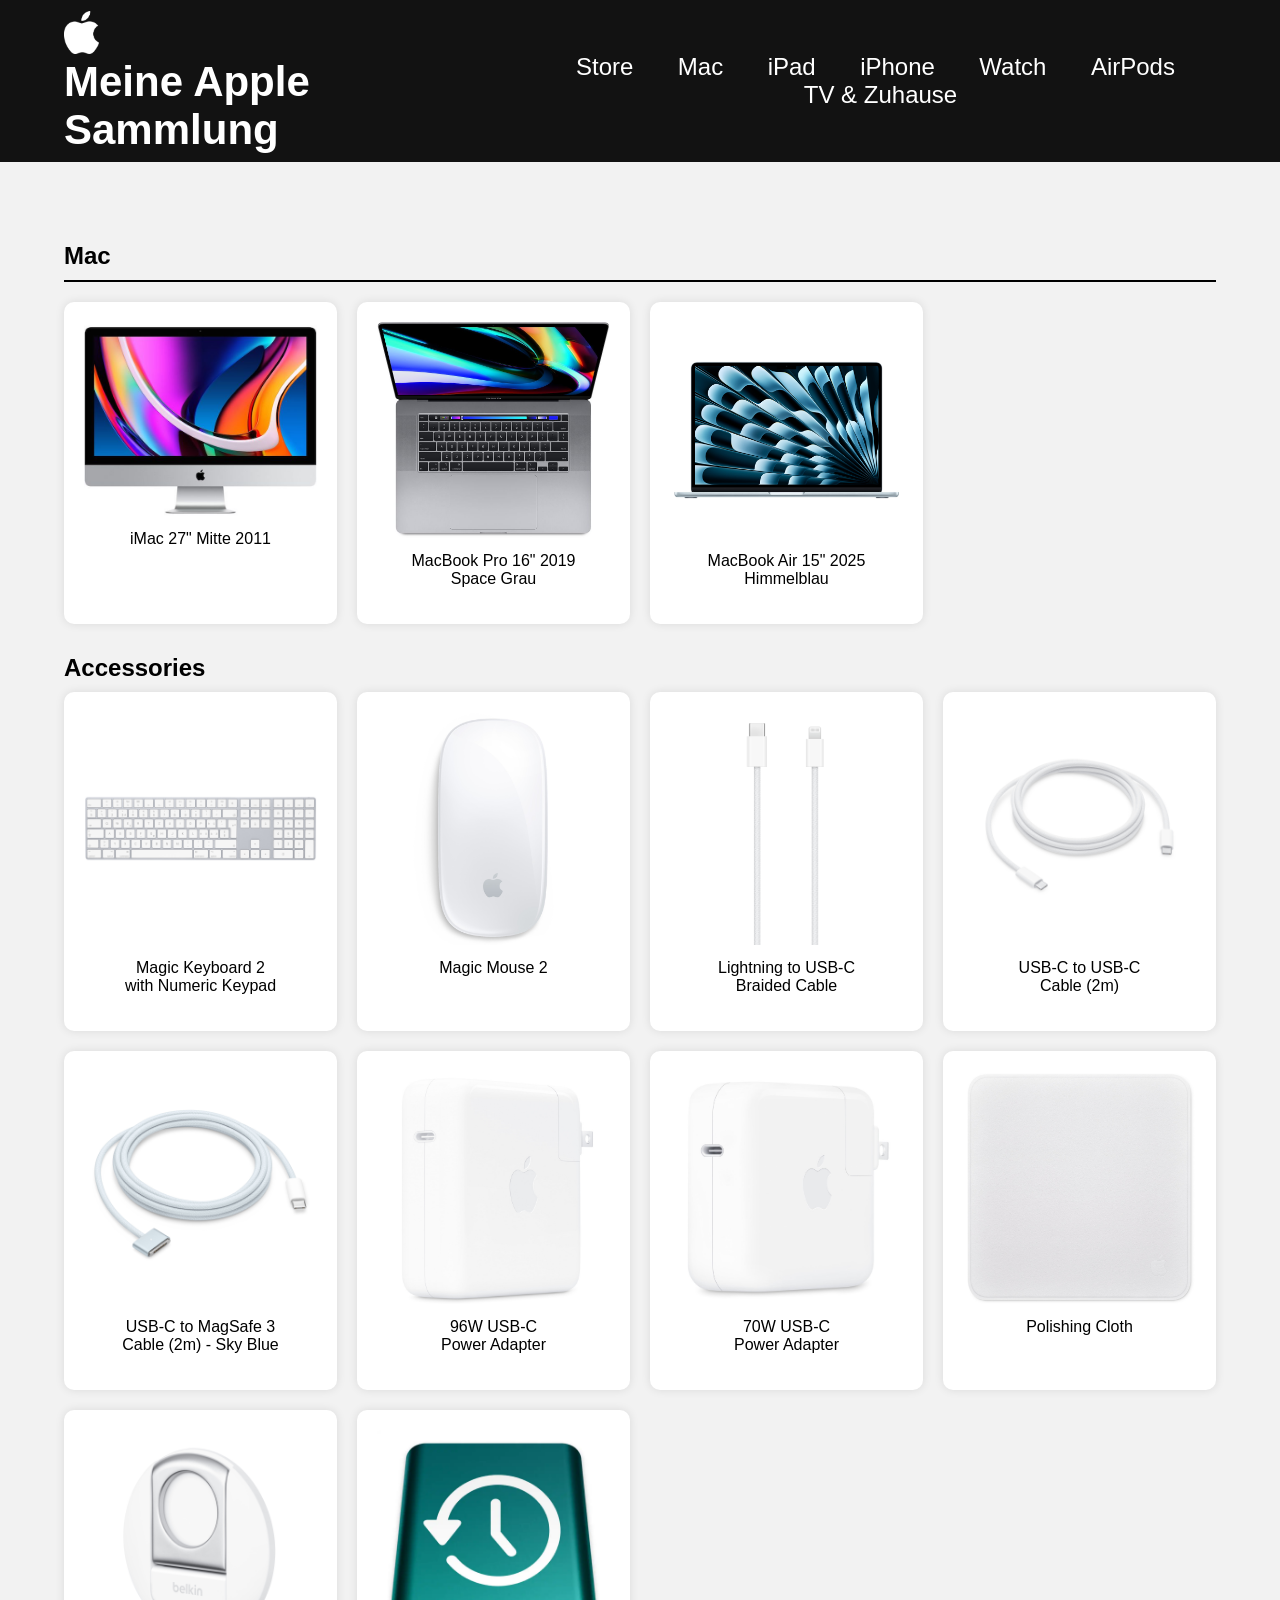
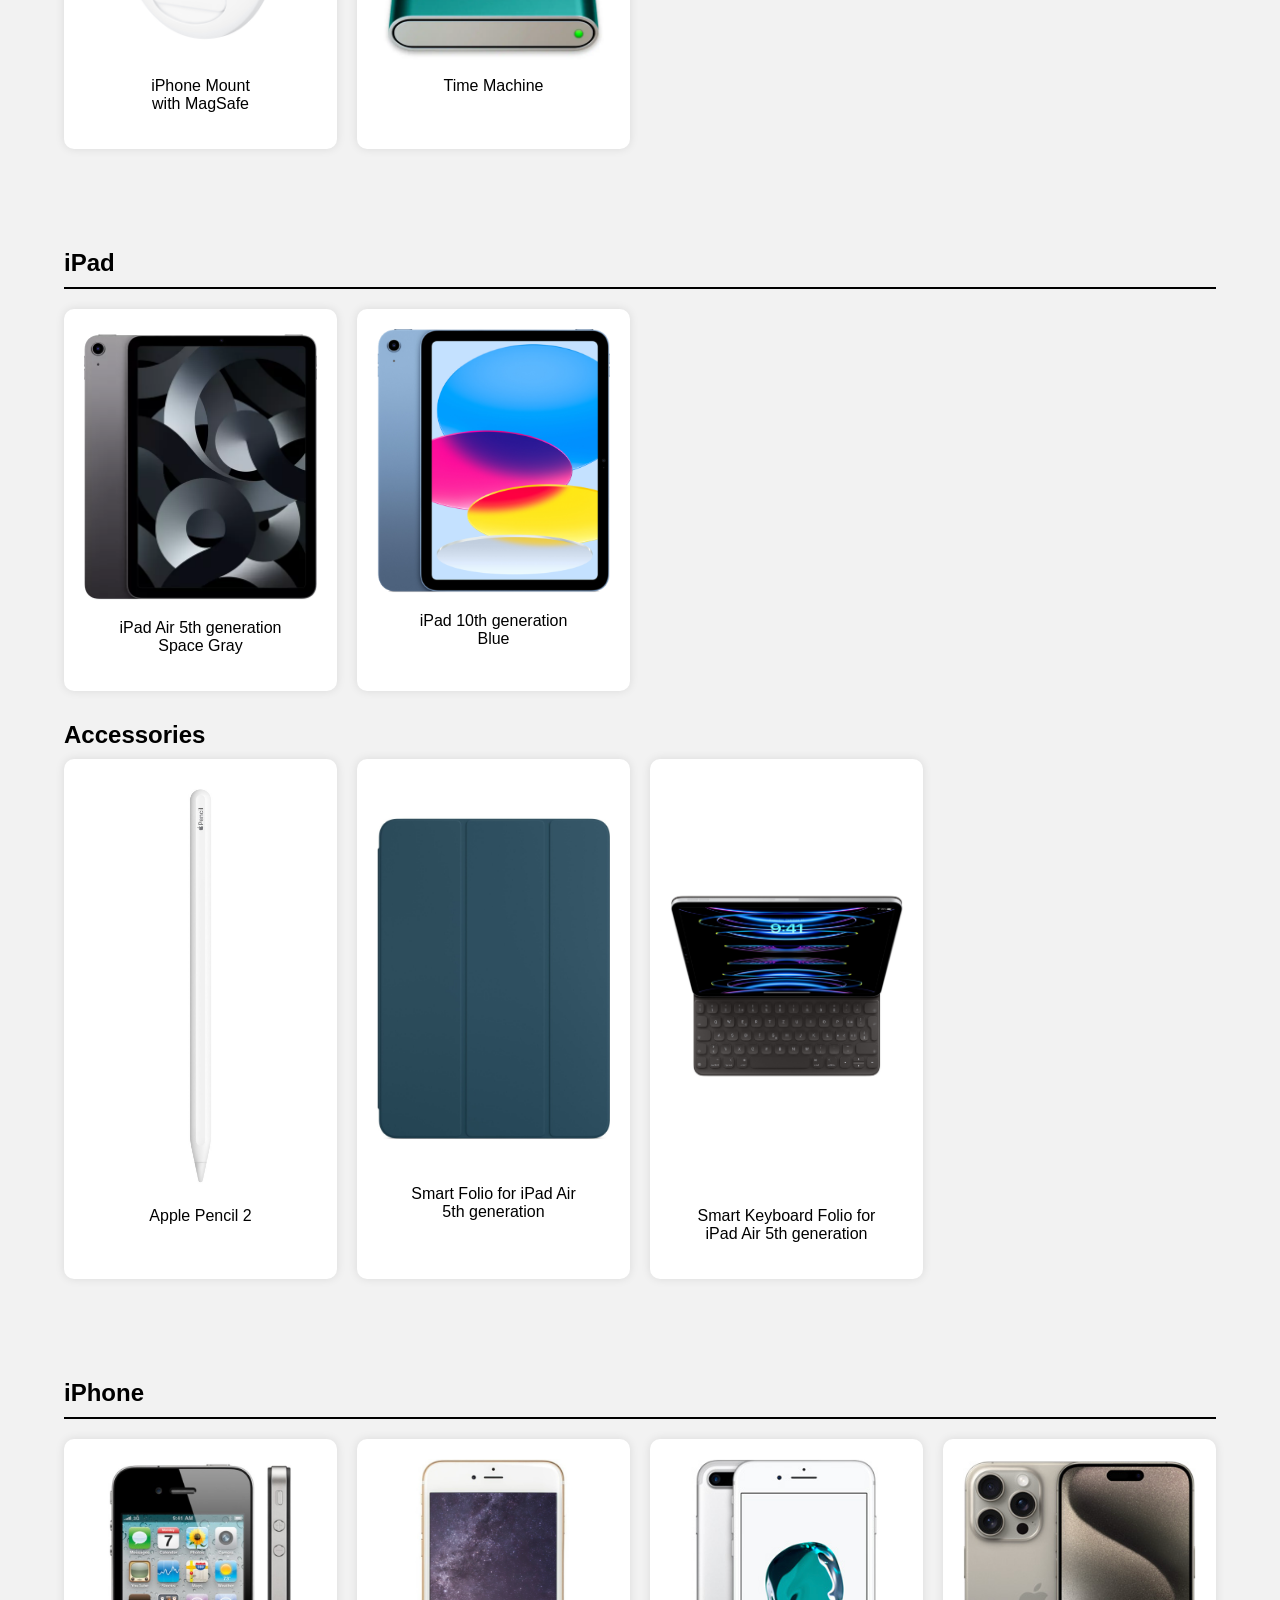
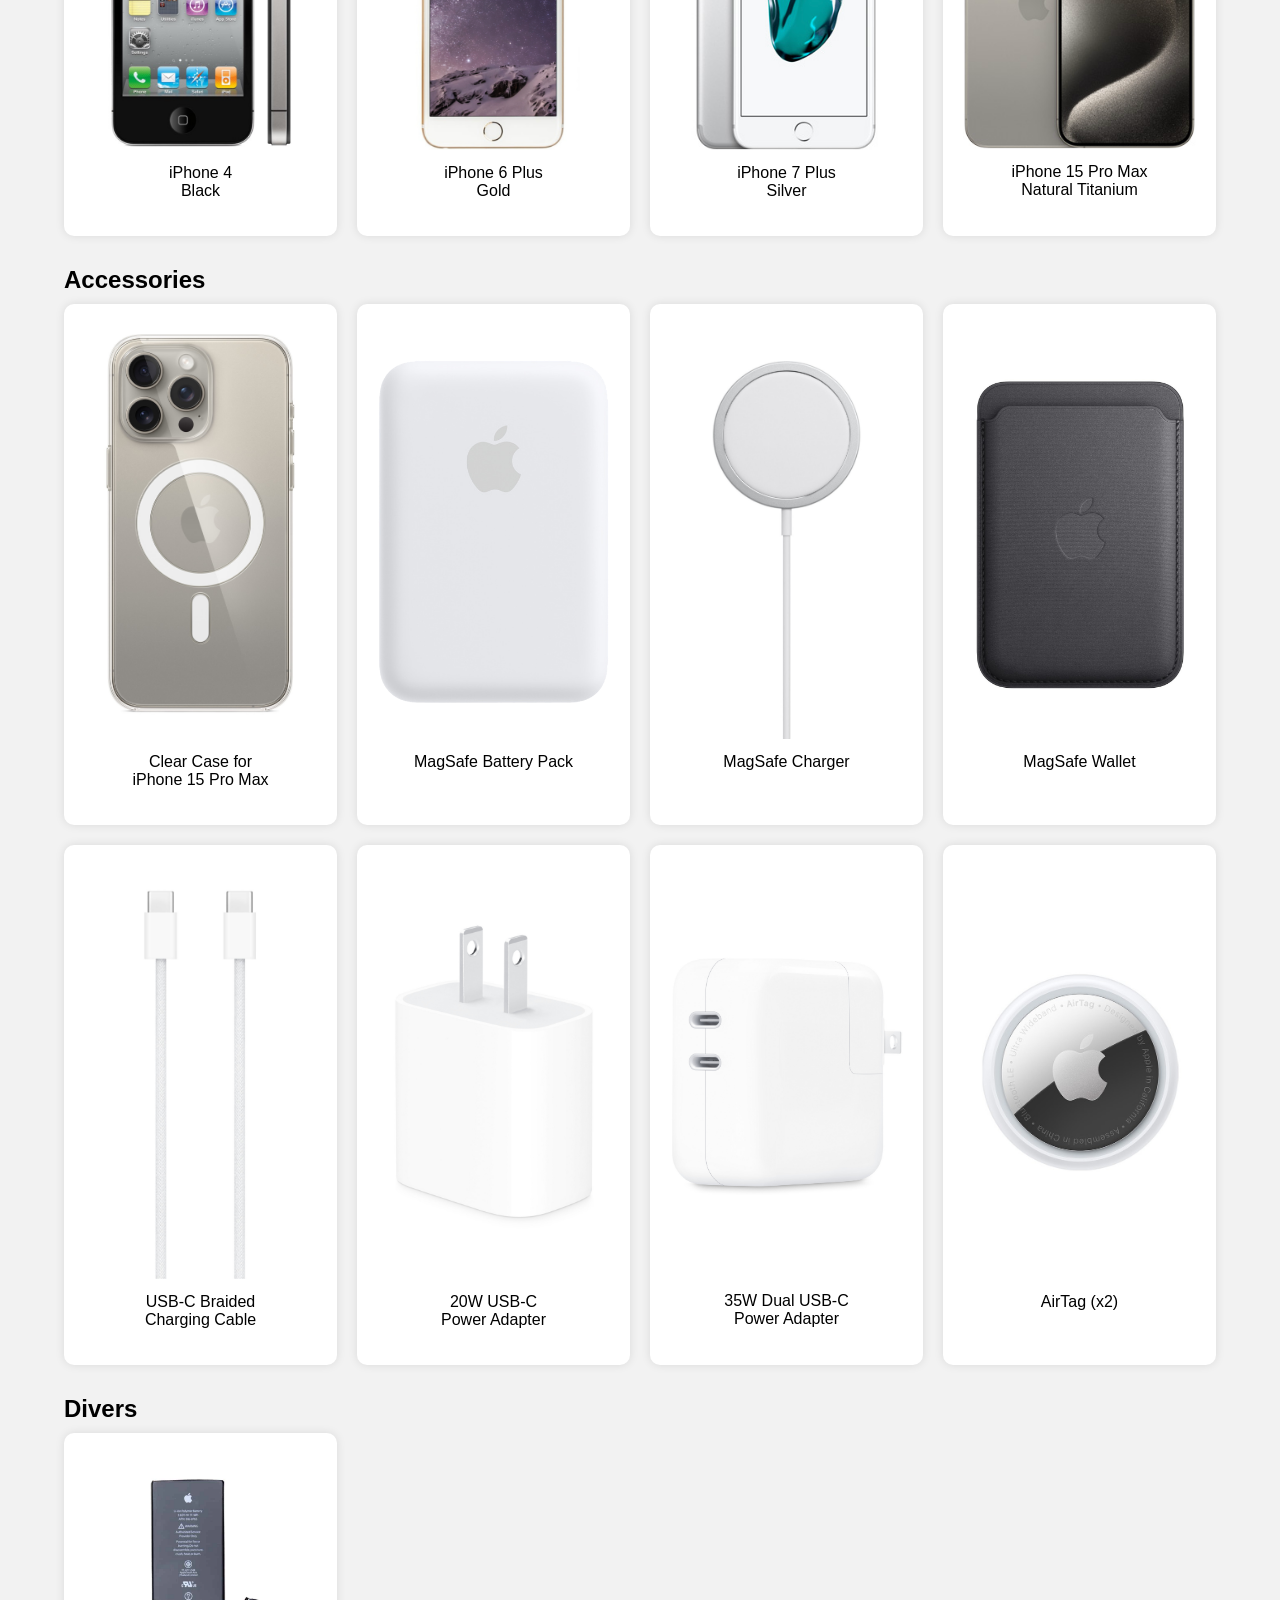
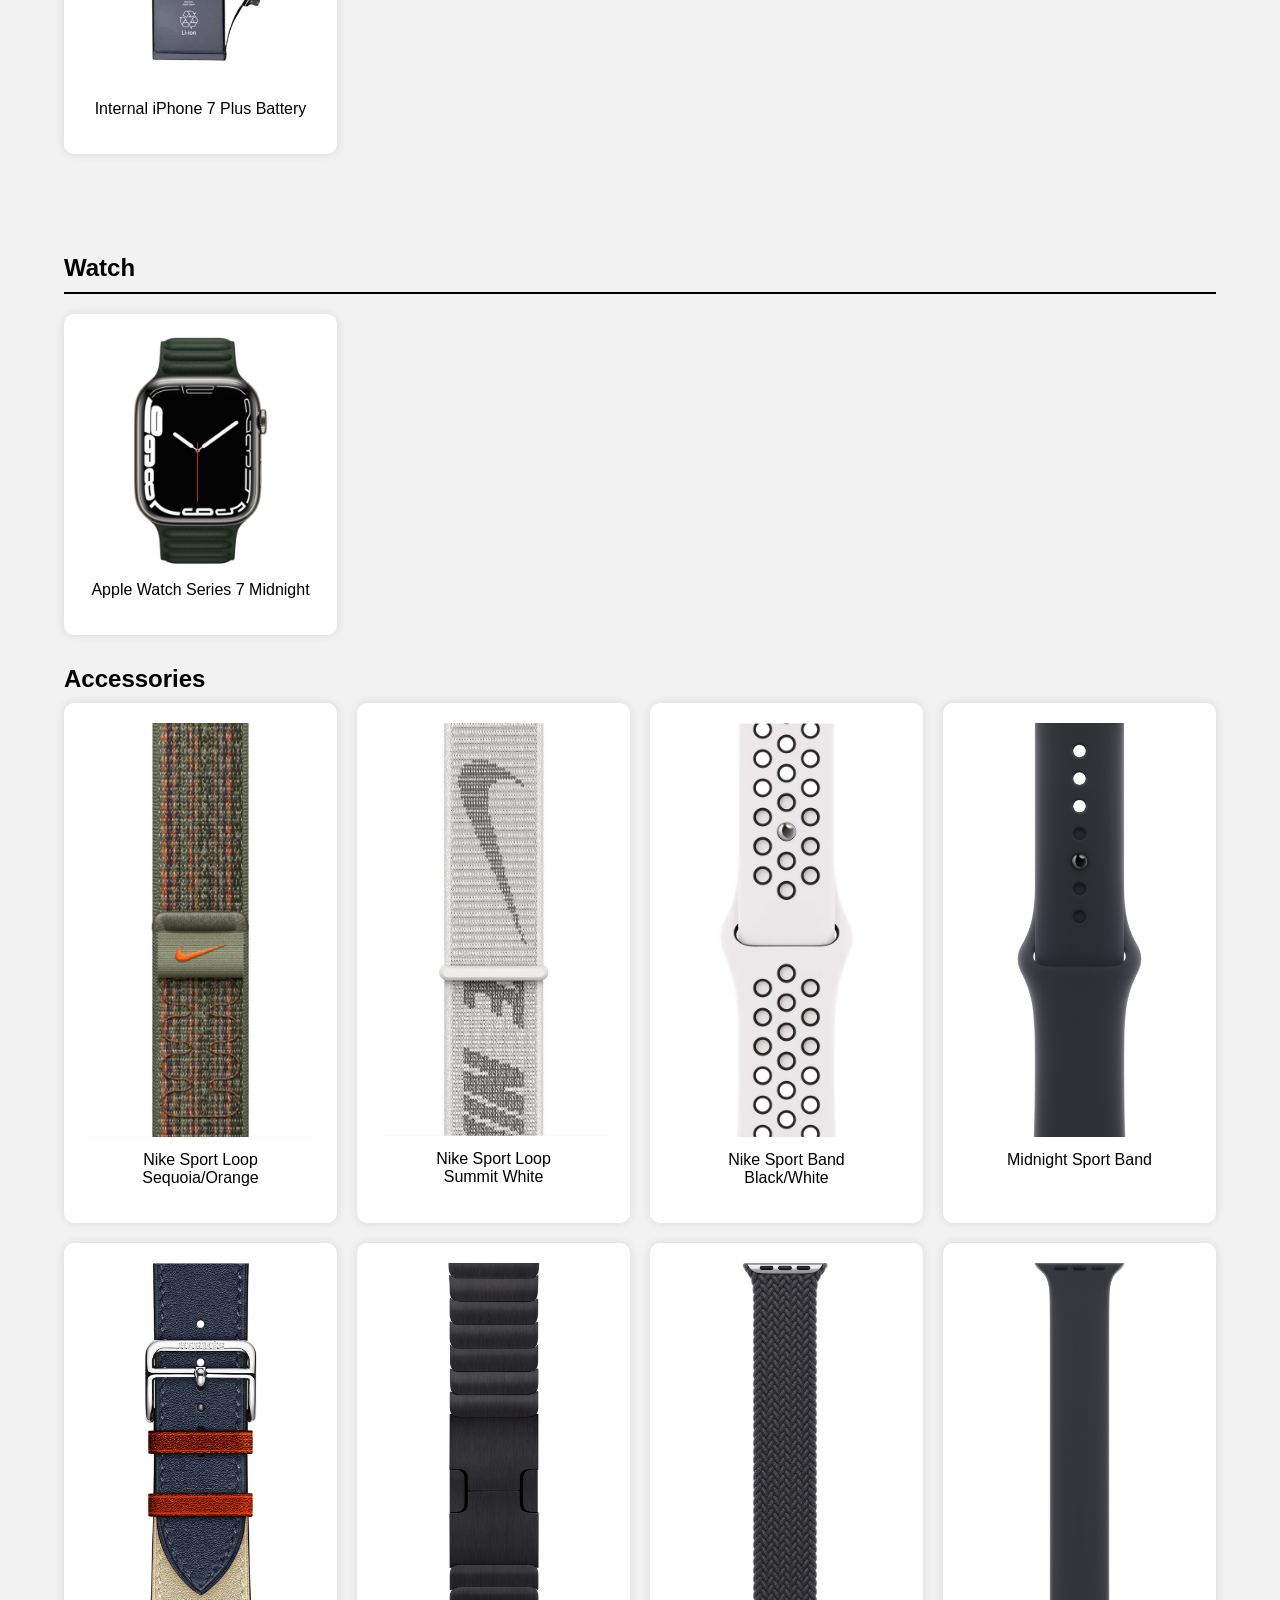
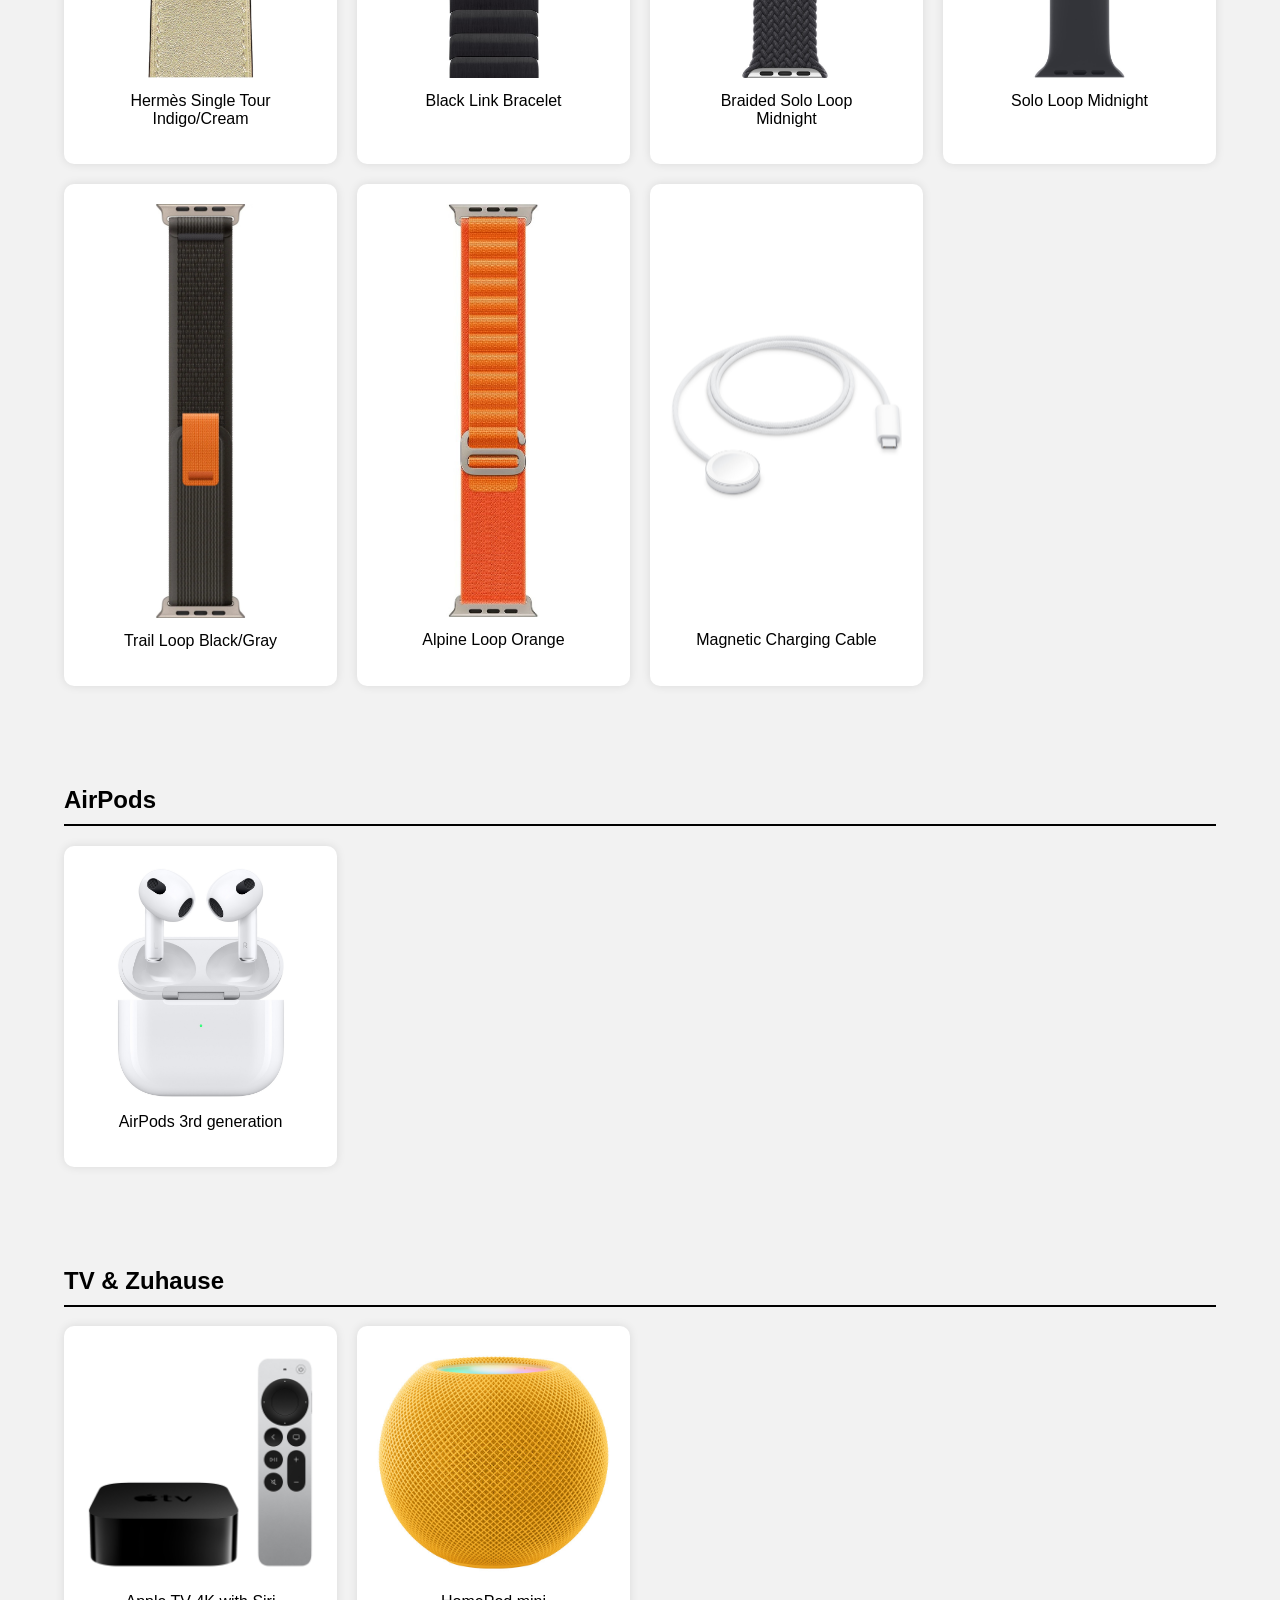
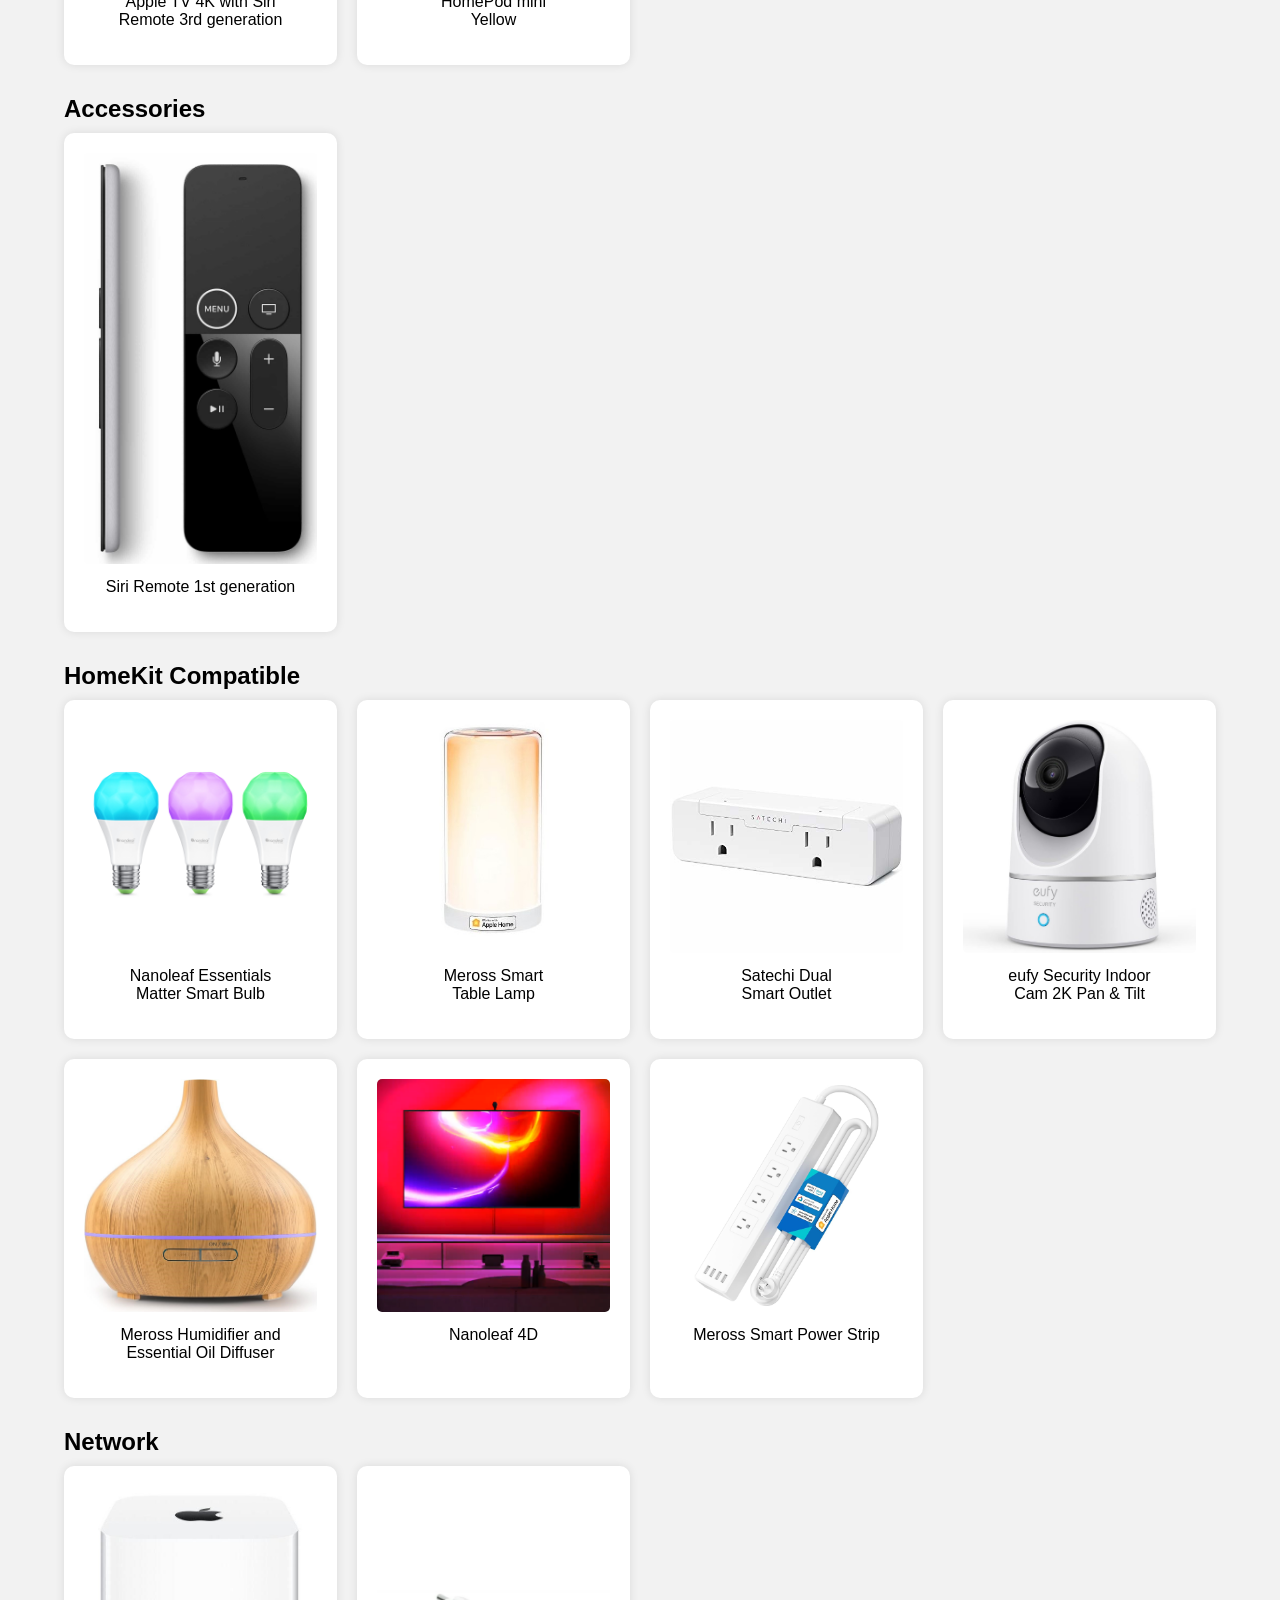
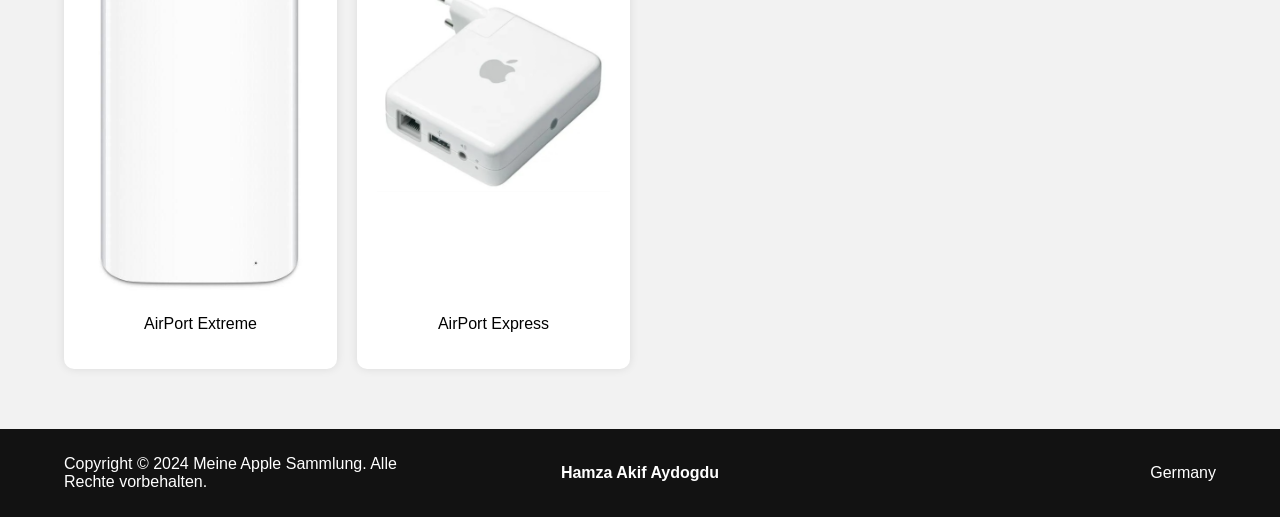
<file: index_de.html>
<!DOCTYPE html>
<html lang="de">
    <head>
        <meta charset="UTF-8">
        <meta name="viewport" content="width=device-width, initial-scale=1.0">
        <title>Meine Apple Sammlung</title>
        <link rel="stylesheet" href="styles/styles.css">
        <link rel="shortcut icon" href="images/favicon.ico" type="image/x-icon">
        <link rel="apple-touch-icon" href="images/favicon.ico" type="image/x-icon">
        <link rel="icon" href="images/favicon.ico" type="image/x-icon">

        <script>
            function openTab() {
                var newWindow = window.open("images/kiz_baddest_4K.jpg", "_blank");
                newWindow.document.write('<html lang="de"><head><meta charset="UTF-8"><meta name="viewport" content="width=device-width, initial-scale=1.0"><title>K/DA</title><link rel="stylesheet" href="styles/styles_of_kiz.css"><link rel="shortcut icon" href="images/kiz.ico" type="image/x-icon"></head><body><div class="image-container"><img src="images/kiz_baddest_4K.jpg" alt="Image K/DA"></div></body></html>');
                newWindow.document.close();
            }
        </script>
    </head>

    <body>
        <div class="page-container">
            <header>
                <div class="container-logo">
                    <div class="logo">
                        <img src="images/Apple_logo_white.png" alt="Apple Logo">
                    </div>

                    <div class="title">
                        <h1>Meine Apple Sammlung</h1>
                    </div>
                </div>

                <nav>
                    <div class="container-nav">
                        <ul>
                            <li><a href="https://apple.com/de/" target="_blank">Store</a></li>
                            <li><a href="#mac">Mac</a></li>
                            <li><a href="#ipad">iPad</a></li>
                            <li><a href="#iphone">iPhone</a></li>
                            <li><a href="#watch">Watch</a></li>
                            <li><a href="#airpods">AirPods</a></li>
                            <li><a href="#tvetmaison">TV &amp; Zuhause</a></li>
                        </ul>
                    </div>
                </nav>
            </header>

            <main class="content-wrap">
                <!-- Mac -->
                <section id="mac" class="section">
                    <div class="container">
                        <h2>Mac</h2>

                        <div class="grid">
                            <div class="product" title="iMac 27 Zoll Mitte 2011, Silber">
                                <a href="https://support.apple.com/de-de/112569" target="_blank">
                                    <img src="images/mac/imac-27.jpeg" alt='Image iMac 27" Mitte 2011'>
                                </a>
                                <p>iMac 27" Mitte 2011</p>
                            </div>

                            <div class="product" title="MacBook Pro 16 Zoll 2019, Space Grau">
                                <a href="https://support.apple.com/de-de/111932" target="_blank">
                                    <img src="images/mac/macbookpro.jpeg" alt='Image MacBook Pro 16" 2019'>
                                </a>
                                <p>MacBook Pro 16" 2019 <br> Space Grau</p>
                            </div>

                            <div class="product" title="MacBook Air 15 Zoll 2025, Himmelblau">
                                <a href="https://support.apple.com/de-de/122210" target="_blank">
                                    <img src="images/mac/macbook-air-blue-15.jpeg" alt='Image MacBook Air 15" 2025'>
                                </a>
                                <p>MacBook Air 15" 2025 <br> Himmelblau</p>
                            </div>
                        </div>

                        <nav>
                            <ul>
                                <li>
                                    <b>Accessories</b>
                                </li>
                            </ul>
                        </nav>

                        <div class="grid">
                            <div class="product" title="The Magic Keyboard with numeric keypad is an extended keyboard with navigation keys for fast scrolling and standard-size arrow keys for gaming. Its scissor mechanism guarantees stability and typing precision, while its low profile ensures comfort of use. The numeric keypad is perfect for financial tasks, and with its built-in long-life battery, it remains operational for at least a month between charges.">
                                <a href="https://www.apple.com/de-de/shop/product/MQ052SM/A/magic-keyboard-with-numeric-keypad-swiss" target="_blank">
                                    <img src="images/mac/accessoires/magic_keyboard2.jpeg" alt="Image Magic keyboard">
                                </a>
                                <p>Magic Keyboard 2 <br> with Numeric Keypad</p>
                            </div>

                            <div class="product" title="Cordless and rechargeable, Magic Mouse 2 offers an optimized design for fluid navigation. Its Multi-Touch surface enables intuitive gestures such as swiping between web pages. Supplied with a woven USB-C to Lightning cable for recharging and connection, it connects automatically to your Mac as soon as it's unpacked, and offers around a month's autonomy.">
                                <a href="https://www.apple.com/de-de/shop/product/MK2E3AM/A/magic-mouse-white-multi-touch-surface" target="_blank">
                                    <img src="images/mac/accessoires/magic_mouse2.jpeg" alt="Image Magic mouse">
                                </a>
                                <p>Magic Mouse 2</p>
                            </div>

                            <div class="product" title="Lightning to USB-C woven cable (Available only with Magic Mouse, Magic Trackpad and Magic Keyboard accessories)">
                                <a href="https://www.apple.com/de-de/shop/product/MK2E3AM/A/magic-mouse-white-multi-touch-surface" target="_blank">
                                    <img src="images/mac/accessoires/cable lightning to usb-c tressée.jpeg" alt="Image Lightning to USB-C woven cable">
                                </a>
                                <p>Lightning to USB-C <br> Braided Cable</p>
                            </div>

                            <div class="product" title="USB-C to USB-C cable (2m)">
                                <a href="https://www.apple.com/de-de/shop/product/MYQT3AM/A/240w-usb-c-charge-cable-2-m" target="_blank">
                                    <img src="images/mac/accessoires/usb-c_to_usb-c_(2m).jpeg" alt="Image USB-C to USB-C cable (2m)">
                                </a>
                                <p>USB-C to USB-C <br> Cable (2m)</p>
                            </div>

                            <div class="product" title="USB-C to MagSafe 3 cable (2m) - Sky Blue">
                                <a href="https://www.apple.com/de-de/shop/product/MDF14AM/A/usb-c-to-magsafe-3-cable-2-m-sky-blue" target="_blank">
                                    <img src="images/mac/accessoires/cable_magsafe_3_bleu_ciel.jpeg" alt="Image USB-C to MagSafe 3 cable (2m) - Sky Blue">
                                </a>
                                <p>USB-C to MagSafe 3 <br> Cable (2m) - Sky Blue</p>
                            </div>

                            <div class="product" title="96W USB-C Power Adapter">
                                <a href="https://www.apple.com/de-de/shop/product/MW2L3AM/A/96w-usb-c-power-adapter" target="_blank">
                                    <img src="images/mac/accessoires/96w-usb-c-us-type-power-adapter.jpeg" alt="Image 96W USB-C Power Adapter">
                                </a>
                                <p>96W USB-C <br> Power Adapter</p>
                            </div>

                            <div class="product" title="70W USB-C Power Adapter">
                                <a href="https://www.apple.com/de-de/shop/product/MXN53AM/A/70W%20USB-C%20Power%20Adapter" target="_blank">
                                    <img src="images/mac/accessoires/70w-usb-c-us-type-power-adapter.jpeg" alt="Image 70W USB-C Power Adapter">
                                </a>
                                <p>70W USB-C <br> Power Adapter</p>
                            </div>

                            <div class="product" title="Made of a soft, non-abrasive material, the polishing cloth cleans any Apple display, including those with nano-texture glass, effectively and safely.">
                                <a href="https://www.apple.com/de-de/shop/product/MW693AM/A/polishing-cloth" target="_blank">
                                    <img src="images/mac/accessoires/polishing_cloth.jpeg" alt="Image Polishing Cloth">
                                </a>
                                <p>Polishing Cloth</p>
                            </div>

                            <div class="product" title="Securely attach the compatible iPhone with MagSafe to your MacBook to enjoy new Continuity Camera features on the latest version of macOS - a very handy solution for FaceTime calls.">
                                <a href="https://www.apple.com/de-de/shop/product/HQ642ZM/A/belkin-iphone-mount-with-magsafe-for-mac" target="_blank">
                                    <img src="images/mac/accessoires/belkin.jpeg" alt="Image Belkin iPhone Mount with MagSafe for Mac">
                                </a>
                                <p>iPhone Mount <br> with MagSafe</p>
                            </div>

                            <div class="product" title="Set up complete and safe backup of your Mac in a few minutes.">
                                <a href="https://support.apple.com/de-de/104984" target="_blank">
                                    <img src="images/mac/accessoires/Time Machine.webp" alt="Image Time Machine">
                                </a>
                                <p>Time Machine</p>
                            </div>
                        </div>
                    </div>
                </section>

                <!-- iPad -->
                <section id="ipad" class="section">
                    <div class="container">
                        <h2>iPad</h2>

                        <div class="grid">
                            <div class="product" title="iPad Air 11-inch (5th generation) with M1 chip, Space Gray">
                                <a href="https://support.apple.com/de-de/111887/" target="_blank">
                                    <img src="images/ipad/ipad_space_gray.webp" alt='Image iPad Air 5'>
                                </a>
                                <p>iPad Air 5th generation <br> Space Gray</p>
                            </div>

                            <div class="product" title="iPad 11-inch (10th generation) with A12 chip, Blue">
                                <a href="https://support.apple.com/es-es/111840/" target="_blank">
                                    <img src="images/ipad/ipad_10.webp" alt='Image iPad 10'>
                                </a>
                                <p>iPad 10th generation <br> Blue</p>
                            </div>
                        </div>

                        <nav>
                            <ul>
                                <li>
                                    <b>Accessories</b>
                                </li>
                            </ul>
                        </nav>

                        <div class="grid">
                            <div class="product" title="Smart Keyboard Folio for iPad Air 5th generation, Black">
                                <a href="https://www.apple.com/de-de/shop/product/MU8F2AM/A/apple-pencil-2nd-generation" target="_blank">
                                    <img src="images/ipad/accessoires/pencil.jpeg" alt="Image Pencil 2">
                                </a>
                                <p>Apple Pencil 2</p>
                            </div>

                            <div class="product" title="Smart Folio for iPad Air 5th generation, Marine Blue">
                                <a href="https://www.apple.com/de-de/shop/product/MNA73ZM/A/smart-folio-for-ipad-air-5th-generation-marine-blue" target="_blank">
                                    <img src="images/ipad/accessoires/Smart_folio.jpeg" alt="Image Smart Folio">
                                </a>
                                <p>Smart Folio for iPad Air <br> 5th generation</p>
                            </div>

                            <div class="product" title="Smart Keyboard Folio for iPad Pro 11-inch (4th generation) and iPad Air 11-inch (M2), Swiss">
                                <a href="https://www.apple.com/de-de/shop/product/MXNK2SM/A/smart-keyboard-folio-for-ipad-pro-11-inch-4th-generation-and-ipad-air-11-inch-m2-swiss" target="_blank">
                                    <img src="images/ipad/accessoires/Smart_keyboard_folio.jpeg" alt="Image Smart Keyboard Folio">
                                </a>
                                <p>Smart Keyboard Folio for <br> iPad Air 5th generation</p>
                            </div>
                        </div>
                    </div>
                </section>

                <!-- iPhone -->
                <section id="iphone" class="section">
                    <div class="container">
                        <h2>iPhone</h2>

                        <div class="grid">
                            <div class="product" title="iPhone 4, Black, featuring a 3.5-inch Retina display, A4 chip, and a 5MP camera with LED flash for capturing stunning photos and videos.">
                                <a href="https://support.apple.com/de-de/112562" target="_blank">
                                    <img src="images/iphone/iphone4.jpg" alt="Image iPhone 4">
                                </a>
                                <p>iPhone 4 <br> Black</p>
                            </div>

                            <div class="product" title="iPhone 6 Plus, Gold, featuring a 5.5-inch Retina HD display, A8 chip, and an 8MP iSight camera for stunning photos and videos.">
                                <a href="https://support.apple.com/de-de/111940" target="_blank">
                                    <img src="images/iphone/iphone6plus.png" alt="Image iPhone 6 Plus">
                                </a>
                                <p>iPhone 6 Plus <br> Gold</p>
                            </div>

                            <div class="product" title="iPhone 7 Plus, Silver, featuring a 5.5-inch Retina HD display, A10 Fusion chip, and dual 12MP cameras for stunning photos and videos.">
                                <a href="https://support.apple.com/de-de/111953" target="_blank">
                                    <img src="images/iphone/iphone7plus.png" alt="Image iPhone 7 Plus">
                                </a>
                                <p>iPhone 7 Plus <br> Silver</p>
                            </div>

                            <div class="product" title="iPhone 15 Pro Max, Natural Titanium, featuring a 6.7-inch Super Retina XDR display, A17 Pro chip, and advanced camera system with ProRAW and ProRes video capabilities.">
                                <a href="https://support.apple.com/de-de/111828" target="_blank">
                                    <img src="images/iphone/iphone15promax.png" alt="Image iPhone 15 Pro Max">
                                </a>
                                <p>iPhone 15 Pro Max <br> Natural Titanium</p>
                            </div>
                        </div>

                        <nav>
                            <ul>
                                <li>
                                    <b>Accessories</b>
                                </li>
                            </ul>
                        </nav>

                        <div class="grid">
                            <div class="product" title="Clear Case with MagSafe for iPhone 15 Pro Max, designed to protect your device while showcasing its design. It features MagSafe compatibility for easy attachment of accessories and wireless charging. The case is made from durable materials that provide reliable protection against scratches and minor drops.">
                                <a href="https://www.apple.com/de-de/shop/product/MT233ZM/A/clear-case-with-magsafe-for-iphone-15-pro-max" target="_blank">
                                    <img src="images/iphone/accessoires/clear_case.jpeg" alt="Image Clear Case iPhone 15 Pro Max">
                                </a>
                                <p>Clear Case for <br> iPhone 15 Pro Max</p>
                            </div>

                            <div class="product" title="MagSafe Battery Pack is a portable battery that attaches magnetically to the back of your iPhone, providing extra power on the go. It features a sleek design and is compatible with MagSafe-enabled iPhones, allowing for easy attachment and charging. The battery pack can be charged wirelessly or via a Lightning cable, and it provides up to 70% additional battery life.">
                                <a href="https://support.apple.com/de-de/111857" target="_blank">
                                    <img src="images/iphone/accessoires/magsafe_battery_pack.png" alt="Image MagSafe Battery Pack">
                                </a>
                                <p>MagSafe Battery Pack</p>
                            </div>

                            <div class="product" title="MagSafe Charger, 1 m">
                                <a href="https://www.apple.com/de-de/shop/product/MX6X3LL/A/magsafe-charger-1-m" target="_blank">
                                    <img src="images/iphone/accessoires/magsafe.jpeg" alt="Image MagSafe Charger">
                                </a>
                                <p>MagSafe Charger</p>
                            </div>

                            <div class="product" title="MagSafe Wallet with MagSafe, Black">
                                <a href="https://www.apple.com/de-de/shop/product/MA6W4ZM/A/iphone-finewoven-wallet-with-magsafe-black" target="_blank">
                                    <img src="images/iphone/accessoires/magsafe_wallet.jpeg" alt="Image MagSafe Wallet">
                                </a>
                                <p>MagSafe Wallet</p>
                            </div>

                            <div class="product" title="USB-C Braided Charging Cable (1 m)">
                                <a href="https://www.apple.com/de-de/shop/product/MQKJ3AM/A/60w-usb-c-charge-cable-1-m" target="_blank">
                                    <img src="images/iphone/accessoires/usbc_cable.jpeg" alt="Image USB-C Braided Cable">
                                </a>
                                <p>USB-C Braided <br> Charging Cable</p>
                            </div>

                            <div class="product" title="20W USB-C Power Adapter">
                                <a href="https://www.apple.com/de-de/shop/product/MUVV3ZM/A/20w-usb-c-power-adapter" target="_blank">
                                    <img src="images/iphone/accessoires/PW adapter.jpeg" alt="Image 20W Power Adapter">
                                </a>
                                <p>20W USB-C <br> Power Adapter</p>
                            </div>

                            <div class="product" title="35W Dual USB-C Power Adapter">
                                <a href="https://www.apple.com/de-de/shop/product/MW2K3AM/A/35w-dual-usb-c-port-power-adapter" target="_blank">
                                    <img src="images/iphone/accessoires/usbc_35w_dual_port_power_adapter.jpeg" alt="Image 35W Dual USB-C Power Adapter">
                                </a>
                                <p>35W Dual USB-C <br> Power Adapter</p>
                            </div>

                            <div class="product" title="AirTag is a small, coin-sized device that helps you keep track of your belongings. It uses Bluetooth technology to connect to your iPhone or iPad, allowing you to locate lost items through the Find My app. AirTag features Precision Finding, which provides accurate directions to your lost item, and it can also play a sound to help you find it.">
                                <a href="https://www.apple.com/airtag/" target="_blank">
                                    <img src="images/iphone/accessoires/airtag.jpeg" alt="Image AirTag">
                                </a>
                                <p>AirTag (x2)</p>
                            </div>
                        </div>

                        <nav>
                            <ul>
                                <li>
                                    <b>Divers</b>
                                </li>
                            </ul>
                        </nav>

                        <div class="grid">
                            <div class="product" title="Internal iPhone 7 Plus Battery">
                                <img src="images/iphone/accessoires/divers/Batterie-originale-pour-iPhone-7-Plus.jpeg" alt="Image Internal Battery iPhone 7 Plus">
                                <p>Internal iPhone 7 Plus Battery</p>
                            </div>
                        </div>
                    </div>
                </section>

                <!-- Apple Watch -->
                <section id="watch" class="section">
                    <div class="container">
                        <h2>Watch</h2>

                        <div class="grid">
                            <div class="product" title="Apple Watch Series 7 Midnight, 45mm, Aluminum Case with Midnight Sport Band">
                                <a href="https://support.apple.com/de-de/111909" target="_blank">
                                    <img src="images/watch/apple_watch_series7.png" alt='Image Apple Watch Series 7'>
                                </a>
                                <p>Apple Watch Series 7 Midnight</p>
                            </div>
                        </div>

                        <nav>
                            <ul>
                                <li>
                                    <b>Accessories</b>
                                </li>
                            </ul>
                        </nav>

                        <div class="grid">
                            <div class="product" title="Apple Watch Nike Sport Loop 46mm, Sequoia/Orange, Size M/L">
                                <a href="https://www.apple.com/de-de/shop/product/MXU33AM/A/46mm-green-grey-nike-sport-loop" target="_blank">
                                    <img src="images/watch/accessoires/sequoia_nike_loop.jpg" alt="Image Nike Sport Loop Sequoia/Orange">
                                </a>
                                <p>Nike Sport Loop <br> Sequoia/Orange</p>
                            </div>

                            <div class="product" title="Apple Watch Nike Sport Loop 46mm, Summit White, Size M/L">
                                <a href="https://www.apple.com/de-de/shop/product/MXL53AM/A/46mm-blue-cloud-sport-loop" target="_blank">
                                    <img src="images/watch/accessoires/boucle sport nike.jpg" alt="Image Nike Sport Loop Summit White">
                                </a>
                                <p>Nike Sport Loop <br> Summit White</p>
                            </div>

                            <div class="product" title="Apple Watch Nike Sport Band 46mm, Pure Platinum/Black, Size M/L">
                                <a href="https://www.apple.com/de-de/shop/product/MYL53AM/A/46mm-pure-platinum-nike-sport-band-m-l" target="_blank">
                                    <img src="images/watch/accessoires/nike_loop.jpg" alt="Image Nike Sport Band">
                                </a>
                                <p>Nike Sport Band <br> Black/White</p>
                            </div>

                            <div class="product" title="Apple Watch Sport Band 46mm, Midnight, Size M/L">
                                <a href="https://www.apple.com/de-de/shop/product/MXM43AM/A/46mm-black-sport-band-m-l" target="_blank">
                                    <img src="images/watch/accessoires/boucle_sport_minuit.jpeg" alt='Image Midnight Sport Band'>
                                </a>
                                <p>Midnight Sport Band</p>
                            </div>

                            <div class="product" title="Apple Watch Hermès Single Tour Band 45mm, Bleu Céleste/Écru, Toile H">
                                <a href="https://www.apple.com/de-de/shop/product/MWNW3AM/A/apple-watch-herm%C3%A8s-45mm-bleu-c%C3%A9leste-%C3%A9cru-toile-h-single-tour" target="_blank">
                                    <img src="images/watch/accessoires/hermes.jpg" alt="Image Hermès Single Tour Band">
                                </a>
                                <p>Hermès Single Tour <br> Indigo/Cream</p>
                            </div>

                            <div class="product" title="Apple Watch Link Bracelet 46mm, Slate, Stainless Steel">
                                <a href="https://www.apple.com/de-de/shop/product/MXMK3AM/A/46mm-slate-link-bracelet" target="_blank">
                                    <img src="images/watch/accessoires/bracelet_maillons.jpeg" alt="Image Link Bracelet">
                                </a>
                                <p>Black Link Bracelet</p>
                            </div>

                            <div class="product" title="Apple Watch Braided Solo Loop 46mm, Midnight, Size 8">
                                <a href="https://www.apple.com/de-de/shop/product/MY303AM/A/46mm-midnight-braided-solo-loop-size-8" target="_blank">
                                    <img src="images/watch/accessoires/boucle_unique_tressée.jpeg" alt="Image Braided Solo Loop">
                                </a>
                                <p>Braided Solo Loop <br> Midnight</p>
                            </div>

                            <div class="product" title="Apple Watch Solo Loop 46mm, Black, Size 8">
                                <a href="https://www.apple.com/de-de/shop/product/MYAF3AM/A/46mm-black-solo-loop-size-8" target="_blank">
                                    <img src="images/watch/accessoires/boucle_unique.jpeg" alt="Image Solo Loop Midnight">
                                </a>
                                <p>Solo Loop Midnight</p>
                            </div>

                            <div class="product" title="Apple Watch Trail Loop 49mm, Black/Gray, Medium, Natural Titanium Finish">
                                <a href="https://www.apple.com/de-de/shop/product/MXTR3AM/A/49mm-black-trail-loop-m-l-natural-titanium-finish" target="_blank">
                                    <img src="images/watch/accessoires/loop_trail.jpg" alt="Image Trail Loop Black/Gray">
                                </a>
                                <p>Trail Loop Black/Gray</p>
                            </div>

                            <div class="product" title="Apple Watch Alpine Loop 49mm, Tan, Medium, Natural Titanium Finish">
                                <a href="https://www.apple.com/de-de/shop/product/MXN23AM/A/49mm-tan-alpine-loop-medium-natural-titanium-finish" target="_blank">
                                    <img src="images/watch/accessoires/alpine_loop.jpg" alt="Image Alpine Loop Orange">
                                </a>
                                <p>Alpine Loop Orange</p>
                            </div>

                            <div class="product" title="Apple Watch Magnetic Fast Charger to USB-C Cable (1 m)">
                                <a href="https://www.apple.com/de-de/shop/product/MT0H3AM/A/apple-watch-magnetic-fast-charger-to-usb-c-cable-1-m" target="_blank">
                                    <img src="images/watch/accessoires/charging_cable.jpeg" alt="Image Magnetic Charging Cable">
                                </a>
                                <p>Magnetic Charging Cable</p>
                            </div>
                        </div>
                    </div>
                </section>

                <!-- AirPods -->
                <section id="airpods" class="section">
                    <div class="container">
                        <h2>AirPods</h2>

                        <div class="grid">
                            <div class="product" title="AirPods 3rd generation with MagSafe Charging Case.">
                                <a href="https://support.apple.com/de-de/111863" target="_blank">
                                    <img src="images/airpods/airpods3.jpeg" alt='Image AirPods 3'>
                                </a>
                                <p>AirPods 3rd generation</p>
                            </div>
                        </div>
                    </div>
                </section>

                <!-- TV &amp; Zuhause -->
                <section id="tvetmaison" class="section">
                    <div class="container">
                        <h2>TV &amp; Zuhause</h2>

                        <div class="grid">
                            <div class="product" title="Apple TV 4K is a streaming device that allows you to watch your favorite shows, movies, and more in stunning 4K HDR quality. It features Siri voice control, allowing you to search for content, control playback, and access information hands-free. Apple TV 4K also supports Apple Arcade for gaming and Apple Fitness+ for workouts.">
                                <a href="https://support.apple.com/de-de/111922" target="_blank">
                                    <img src="images/tv/tv.png" alt='Image Apple TV 4K'>
                                </a>
                                <p>Apple TV 4K with Siri <br> Remote 3rd generation</p>
                            </div>

                            <div class="product" title="HomePod mini is a smart speaker that delivers high-fidelity audio and integrates seamlessly with your Apple devices. It features Siri voice control, allowing you to play music, control smart home devices, and access information hands-free. HomePod mini also supports multi-room audio and can be paired with other HomePod mini speakers for an immersive sound experience.">
                                <a href="https://www.apple.com/homepod-mini/specs/" target="_blank">
                                    <img src="images/homepod/homepodmini_yellow.jpg" alt='Image HomePod mini'>
                                </a>
                                <p>HomePod mini <br> Yellow</p>
                            </div>
                        </div>

                        <nav>
                            <ul>
                                <li>
                                    <b>Accessories</b>
                                </li>
                            </ul>
                        </nav>

                        <div class="grid">
                            <div class="product" title="Siri Remote 1st generation for Apple TV 4K and Apple TV HD">
                                <a href="https://support.apple.com/de-de/103233" target="_blank">
                                    <img src="images/tv/accessoires/apple-siri-remote.jpg" alt="Image Siri Remote">
                                </a>
                                <p>Siri Remote 1st generation</p>
                            </div>
                        </div>

                        <nav>
                            <ul>
                                <li>
                                    <b>HomeKit Compatible</b>
                                </li>
                            </ul>
                        </nav>

                        <div class="grid">
                            <div class="product" title="Nanoleaf Essentials Matter A19 Smart Bulb - Thread & Matter-Enabled Smart LED Light Bulb - White and Color (3 Pack)">
                                <a href="https://www.apple.com/de-de/shop/product/HQGL2ZM/A/Nanoleaf%20Essentials%20Matter%20A19%20Smart%20Bulb%20-%20Thread%20&%20Matter-Enabled%20Smart%20LED%20Light%20Bulb%20-%20White%20and%20Color%20(3%20Pack)" target="_blank">
                                    <img src="images/maison/Nanoleaf.jpeg" alt='Image Nanoleaf Light Bulb'>
                                </a>
                                <p>Nanoleaf Essentials <br> Matter Smart Bulb</p>
                            </div>

                            <div class="product" title="Meross Smart Table Lamp, Compatible with Apple HomeKit, Alexa, Google Assistant, SmartThings, Remote Control, Timer, Energy Monitoring, Dimmable LED Light">
                                <a href="https://www.amazon.com/dp/B08CKGXVL3?ref=cm_sw_r_cp_ud_dp_9DP0KJT2FCW7KMAJ5S3Q&ref_=cm_sw_r_cp_ud_dp_9DP0KJT2FCW7KMAJ5S3Q&social_share=cm_sw_r_cp_ud_dp_9DP0KJT2FCW7KMAJ5S3Q&th=1" target="_blank">
                                    <img src="images/maison/meross_lampe.jpeg" alt='Image Meross Smart Table Lamp'>
                                </a>
                                <p>Meross Smart <br> Table Lamp</p>
                            </div>

                            <div class="product" title="Satechi Dual Smart Outlet, Compatible with Apple HomeKit, Alexa, Google Assistant, SmartThings, Remote Control, Timer, Energy Monitoring, Surge Protector">
                                <a href="https://www.amazon.com/dp/B07RJ1Y1NT?ref=cm_sw_r_cp_ud_dp_HQRP39VV9QGW2AWMX8TM&ref_=cm_sw_r_cp_ud_dp_HQRP39VV9QGW2AWMX8TM&social_share=cm_sw_r_cp_ud_dp_HQRP39VV9QGW2AWMX8TM" target="_blank">
                                    <img src="images/maison/Satechi_dual_smart_outlet.jpeg" alt='Image Satechi Dual Smart Outlet'>
                                </a>
                                <p>Satechi Dual <br> Smart Outlet</p>
                            </div>

                            <div class="product" title="eufy Security Indoor Cam 2K Pan & Tilt, HomeKit Compatible, AI Human Detection, 2-Way Audio, Night Vision, Works with Apple HomeKit, Alexa and Google Assistant">
                                <a href="https://www.amazon.com/eufy-int%C3%A9rieure-d%C3%A9tection-Compatible-Assistants/dp/B086LBCQJL/ref=sr_1_5?__mk_fr_FR=%C3%85M%C3%85%C5%BD%C3%95%C3%91&crid=3D1LT5KY1PKZQ&dib=eyJ2IjoiMSJ9.[base64].nEsO4n9Qe5r7VERRQzZBJulPu4CePS3vqT3E4Ctb9dE&dib_tag=se&keywords=cam%C3%A9ra+connect%C3%A9e+homekit&qid=1713131025&sprefix=cam%C3%A9ra+connect%C3%A9e+homekit%2Caps%2C66&sr=8-5" target="_blank">
                                    <img src="images/maison/eufy camera pan&tilt.jpg" alt="Image eufy Security Indoor Camera">
                                </a>
                                <p>eufy Security Indoor <br> Cam 2K Pan & Tilt</p>
                            </div>

                            <div class="product" title="Meross Smart Humidifier and Essential Oil Diffuser, Compatible with Apple HomeKit, Alexa, Google Assistant, SmartThings, Remote Control, Timer, Ultrasonic Cool Mist Humidifier, 4L Water Tank">
                                <a href="https://www.amazon.fr/Diffuseur-Essentielles-Compatible-Humidificateur-Ultrasonique/dp/B09P55ZYJS/ref=sr_1_27?crid=MNWNTP7JK4KC&dib=eyJ2IjoiMSJ9.[base64].EQEh11RJ1ZqRw6h4s6EoegCa_-zgNld1IYcRjqjd_Bc&dib_tag=se&keywords=meross&qid=1715514632&sprefix=mer%2Caps%2C81&sr=8-27&th=1" target="_blank">
                                    <img src="images/maison/meross_humidificateur.jpg" alt="Image Meross Humidifier/Essential Oil Diffuser">
                                </a>
                                <p>Meross Humidifier and <br> Essential Oil Diffuser</p>
                            </div>

                            <div class="product" title="Nanoleaf 4D is a smart lighting system that enhances your home entertainment experience with immersive lighting effects synchronized to your screen.">
                                <a href="https://nanoleaf.me/en-US/products/nanoleaf-4d/?category=4D&version=v1&size=65" target="_blank">
                                    <img src="images/maison/Nanoleaf_4D.png" alt="Image Nanoleaf 4D">
                                </a>
                                <p>Nanoleaf 4D</p>
                            </div>

                            <div class="product" title="Meross Smart Plug with 4 AC Outlets and 4 USB Ports, Compatible with Apple HomeKit, Alexa, Google Assistant, SmartThings, Remote Control, Timer, Energy Monitoring, Surge Protector">
                                <a href="https://www.amazon.com/meross-Smart-Power-Strip-SmartThings/dp/B0BC1B7H4D?crid=2QO249JMSBRA0&dib=eyJ2IjoiMSJ9.[base64].sQBrh9CnOjRMu3cKBlkiwB616Ip8Lf5xhdLSO-rb2kU&dib_tag=se&keywords=meross&qid=1748195477&sprefix=meross%2Caps%2C197&sr=8-25&th=1" target="_blank">
                                    <img src="images/maison/meross_multiprise_us.jpg" alt="Image Meross Smart Power Strip">
                                </a>
                                <p>Meross Smart Power Strip</p>
                            </div>
                        </div>

                        <nav>
                            <ul>
                                <li>
                                    <b>Network</b>
                                </li>
                            </ul>
                        </nav>

                        <div class="grid">
                            <div class="product" title="AirPort Extreme is a wireless router designed by Apple, offering high-speed Wi-Fi connectivity and advanced networking features.">
                                <a href="https://support.apple.com/de-de/112419" target="_blank">
                                    <img src="images/airport/AirPort Extreme.jpg" alt='Image AirPort Extreme'>
                                </a>
                                <p>AirPort Extreme</p>
                            </div>

                            <div class="product" title="AirPort Express is a compact wireless router designed by Apple, offering high-speed Wi-Fi connectivity and AirPlay support.">
                                <a href="https://support.apple.com/de-de/112477" target="_blank">
                                    <img src="images/airport/AirPort Express.png" alt='Image AirPort Express'>
                                </a>
                                <p>AirPort Express</p>
                            </div>
                        </div>
                    </div>
                </section>
            </main>

            <footer>
                <div class="container">
                    <div class="copyright"><p>Copyright <a class="kiz_change-color" href="javascript:void(0)" onclick="openTab()">&copy;</a> 2024 Meine Apple Sammlung. Alle Rechte vorbehalten.</p></div>
                    
                    <div class="author">
                        <h4>Hamza Akif Aydogdu</h4>
                    </div>
                    
                    <div class="region">
                        <a href="regions.html">
                            <p>Germany</p>
                        </a>
                    </div>
                </div>
            </footer>
        </div>
    </body>
</html>
</file>
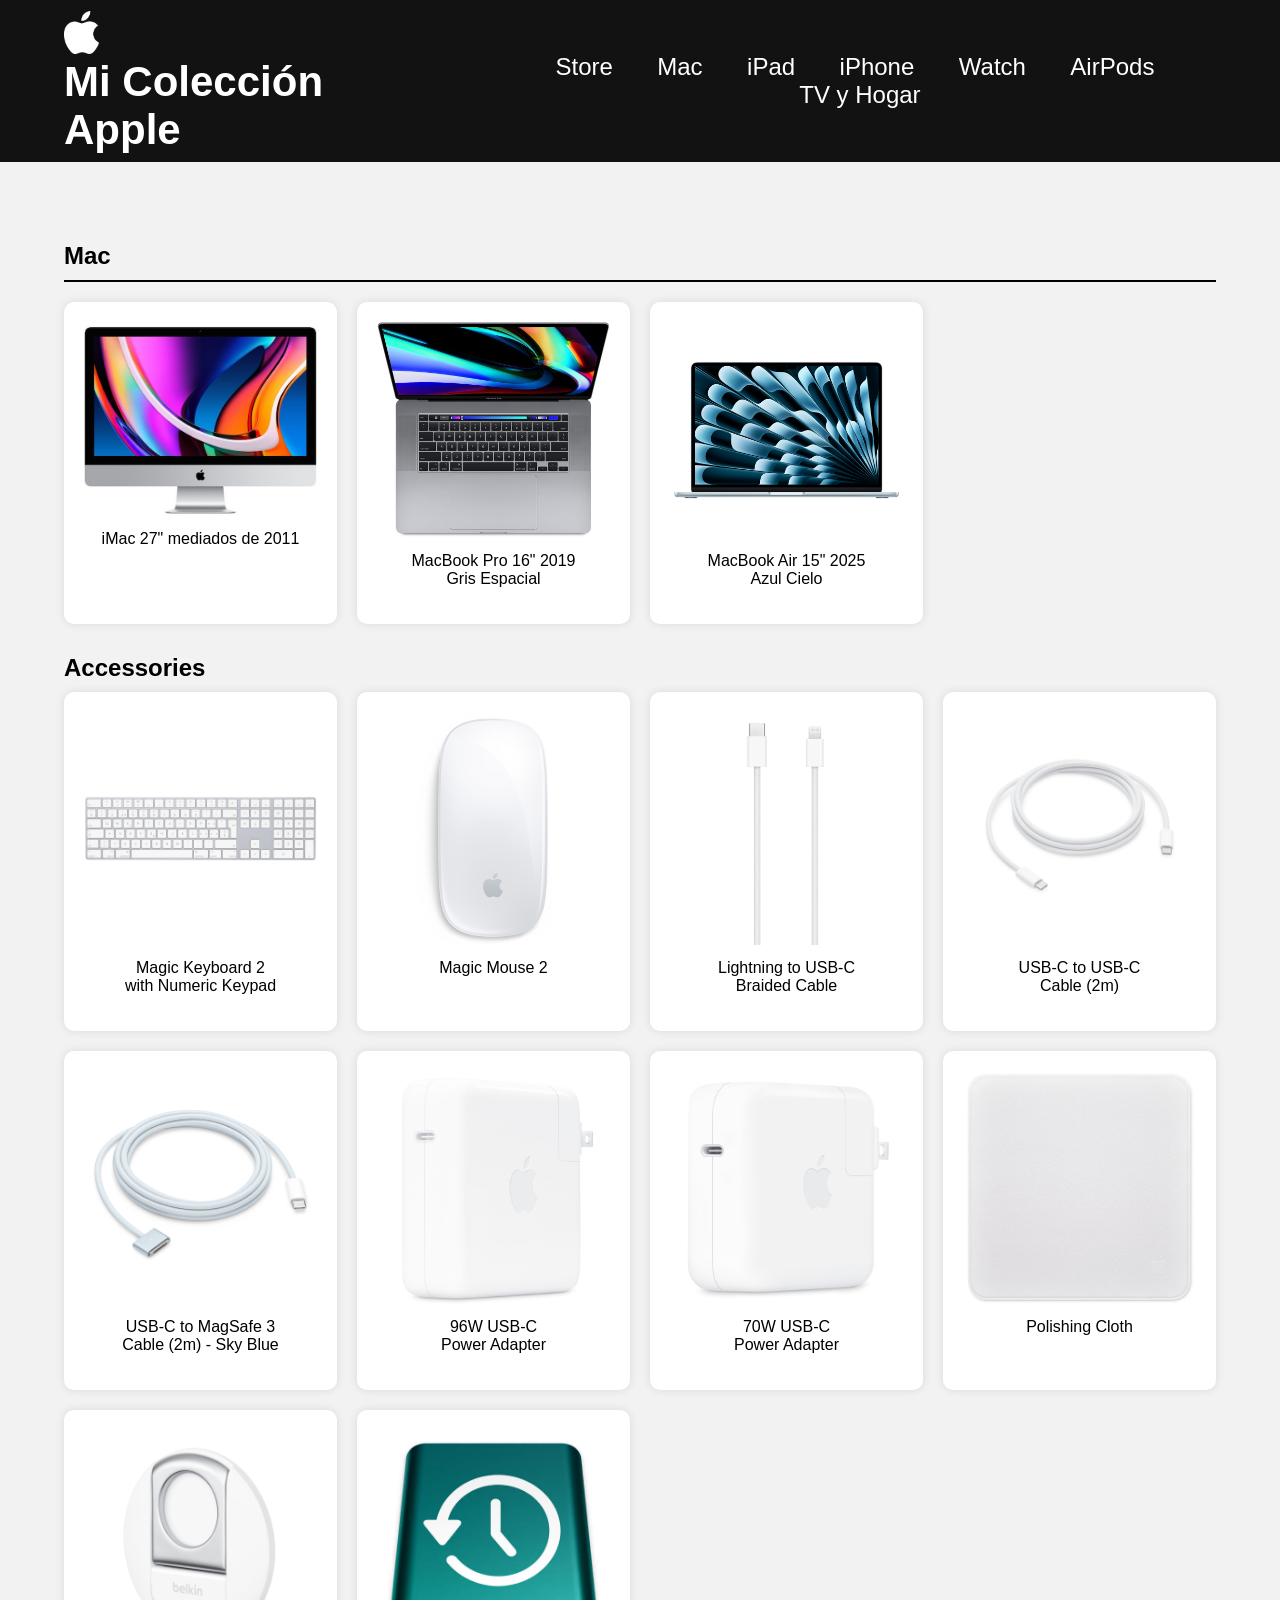
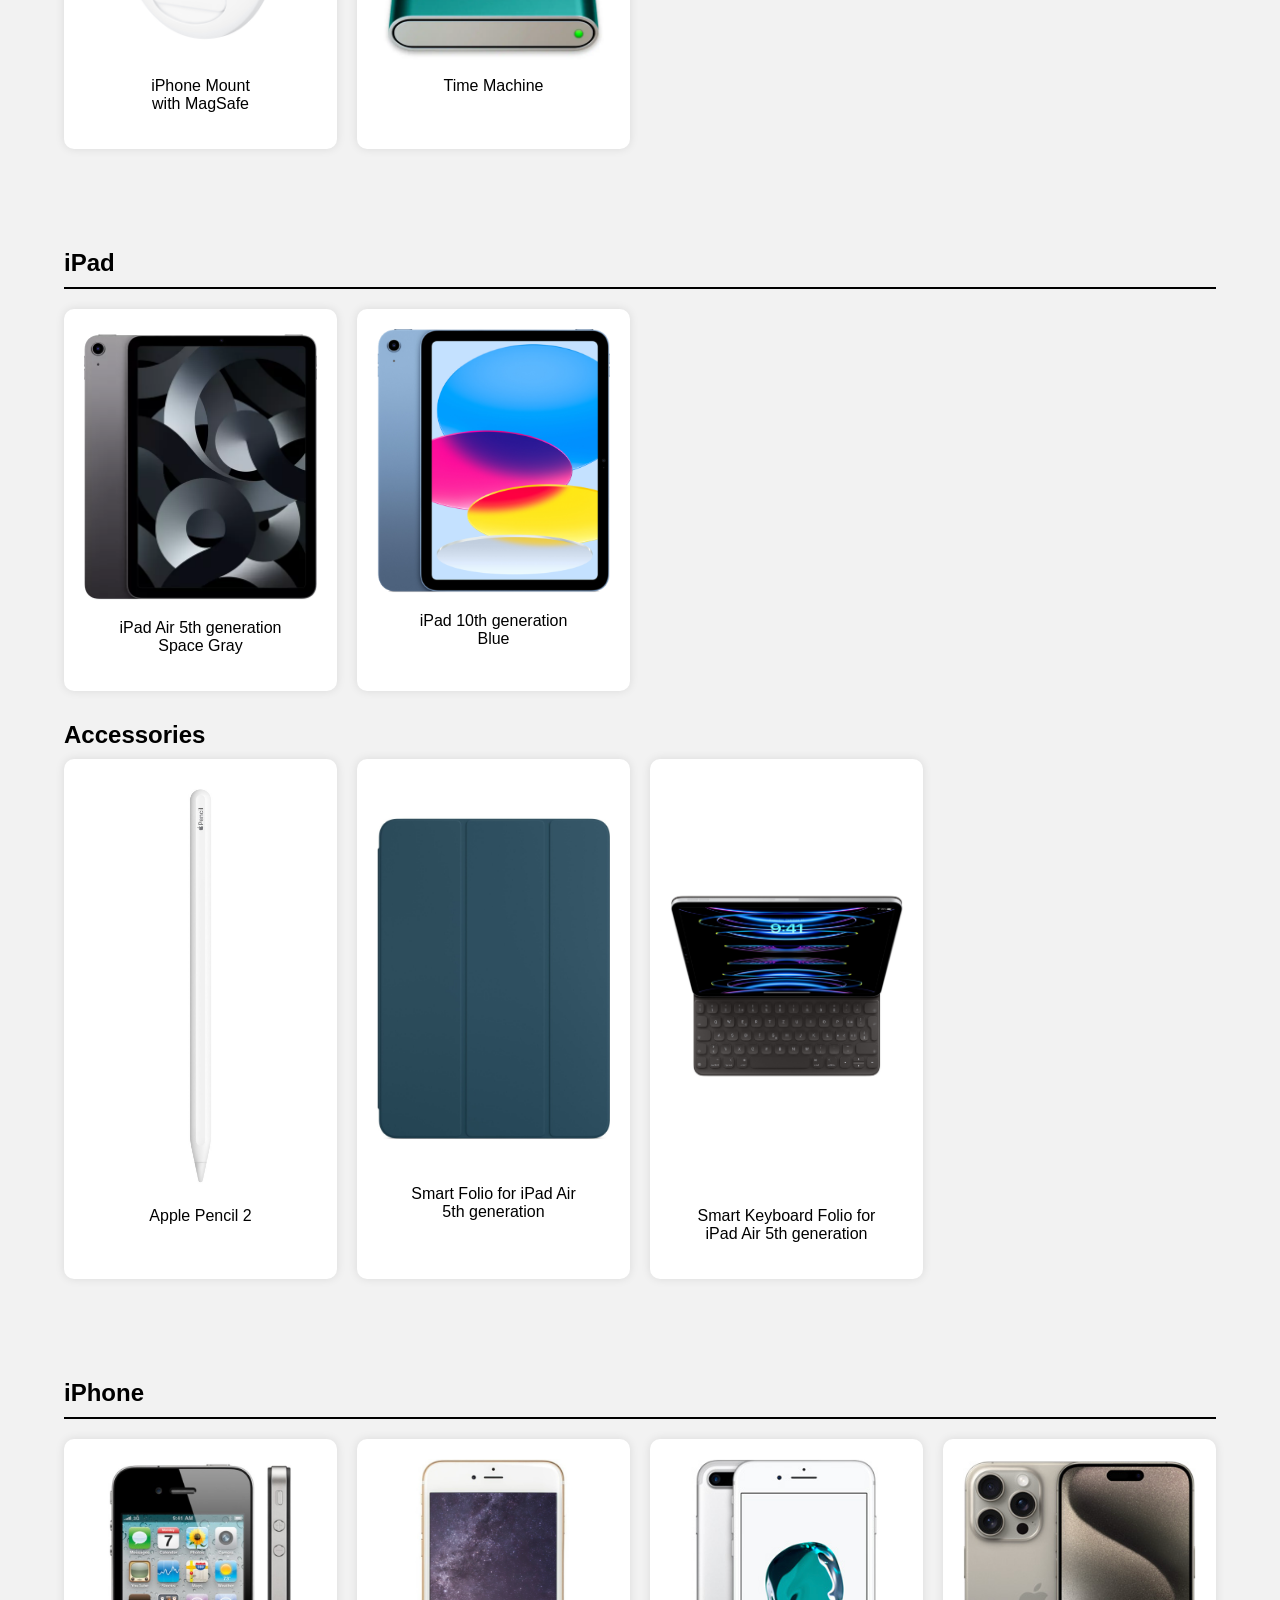
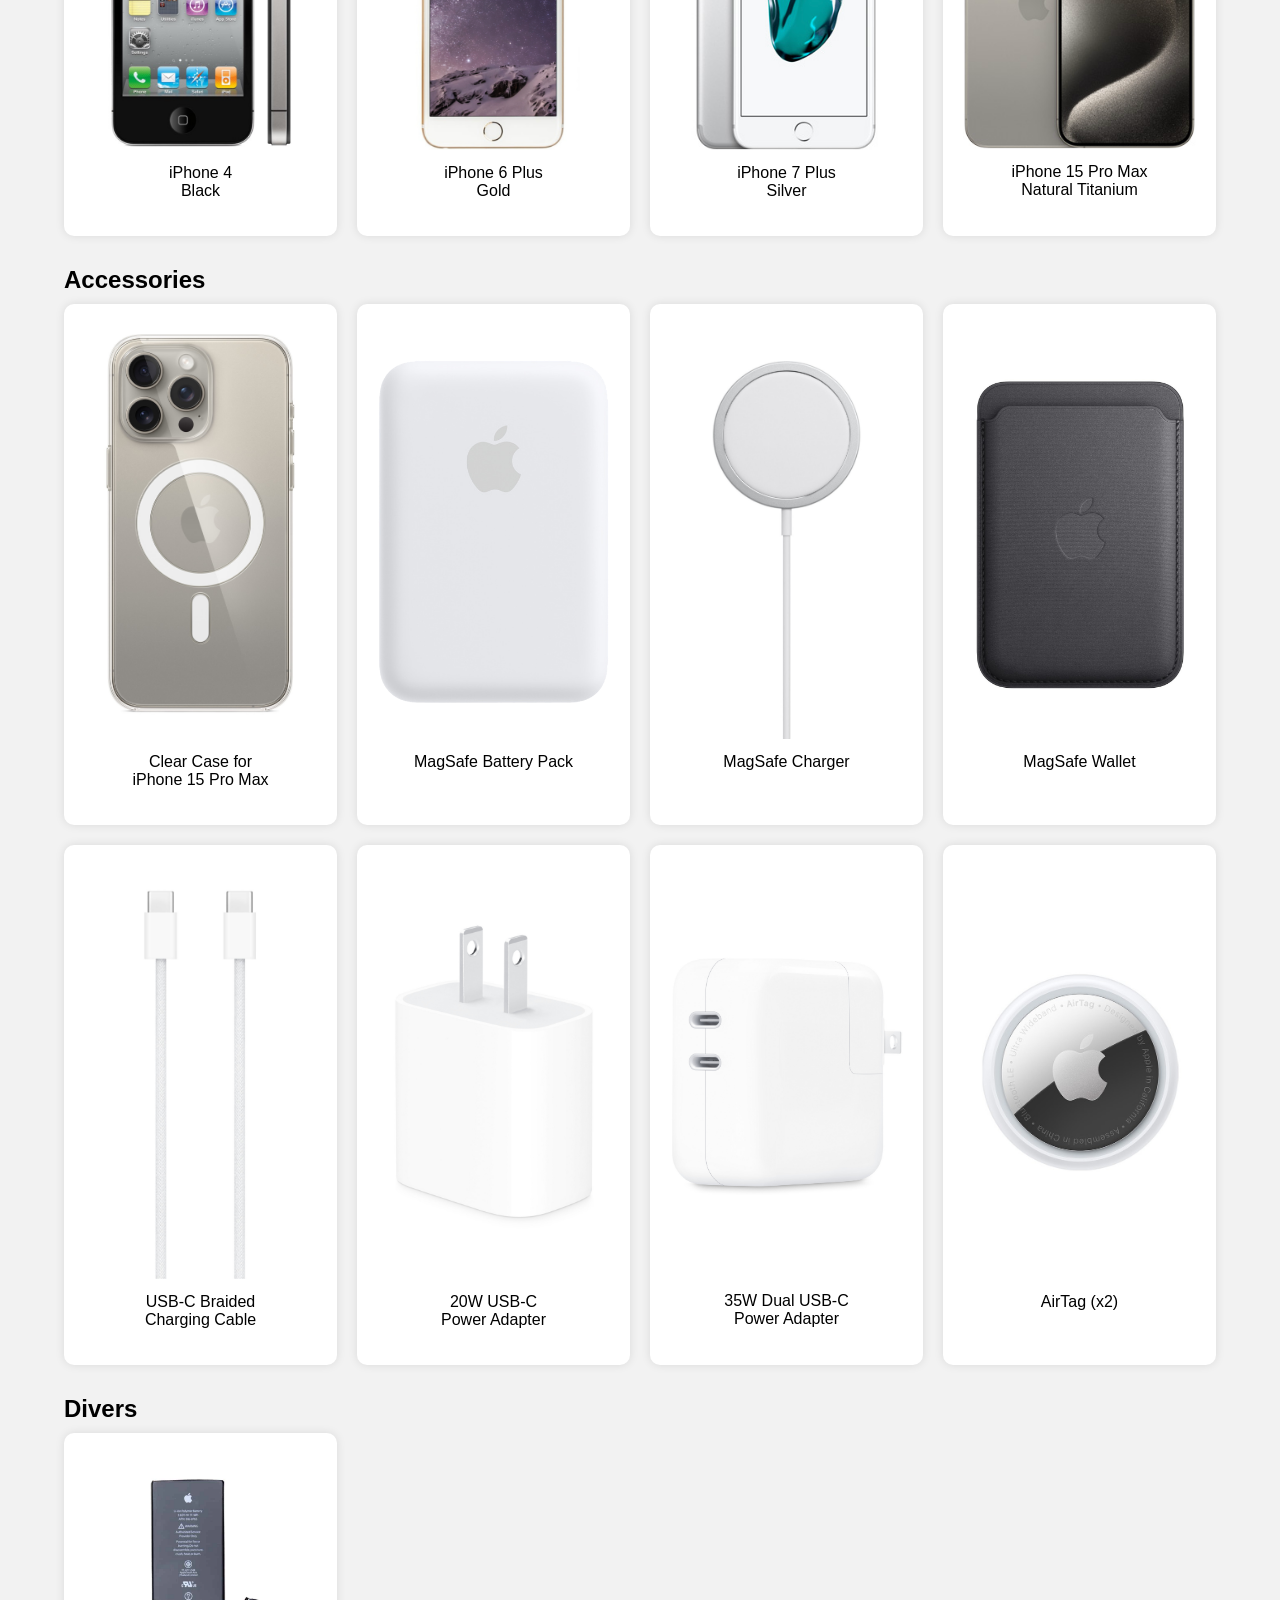
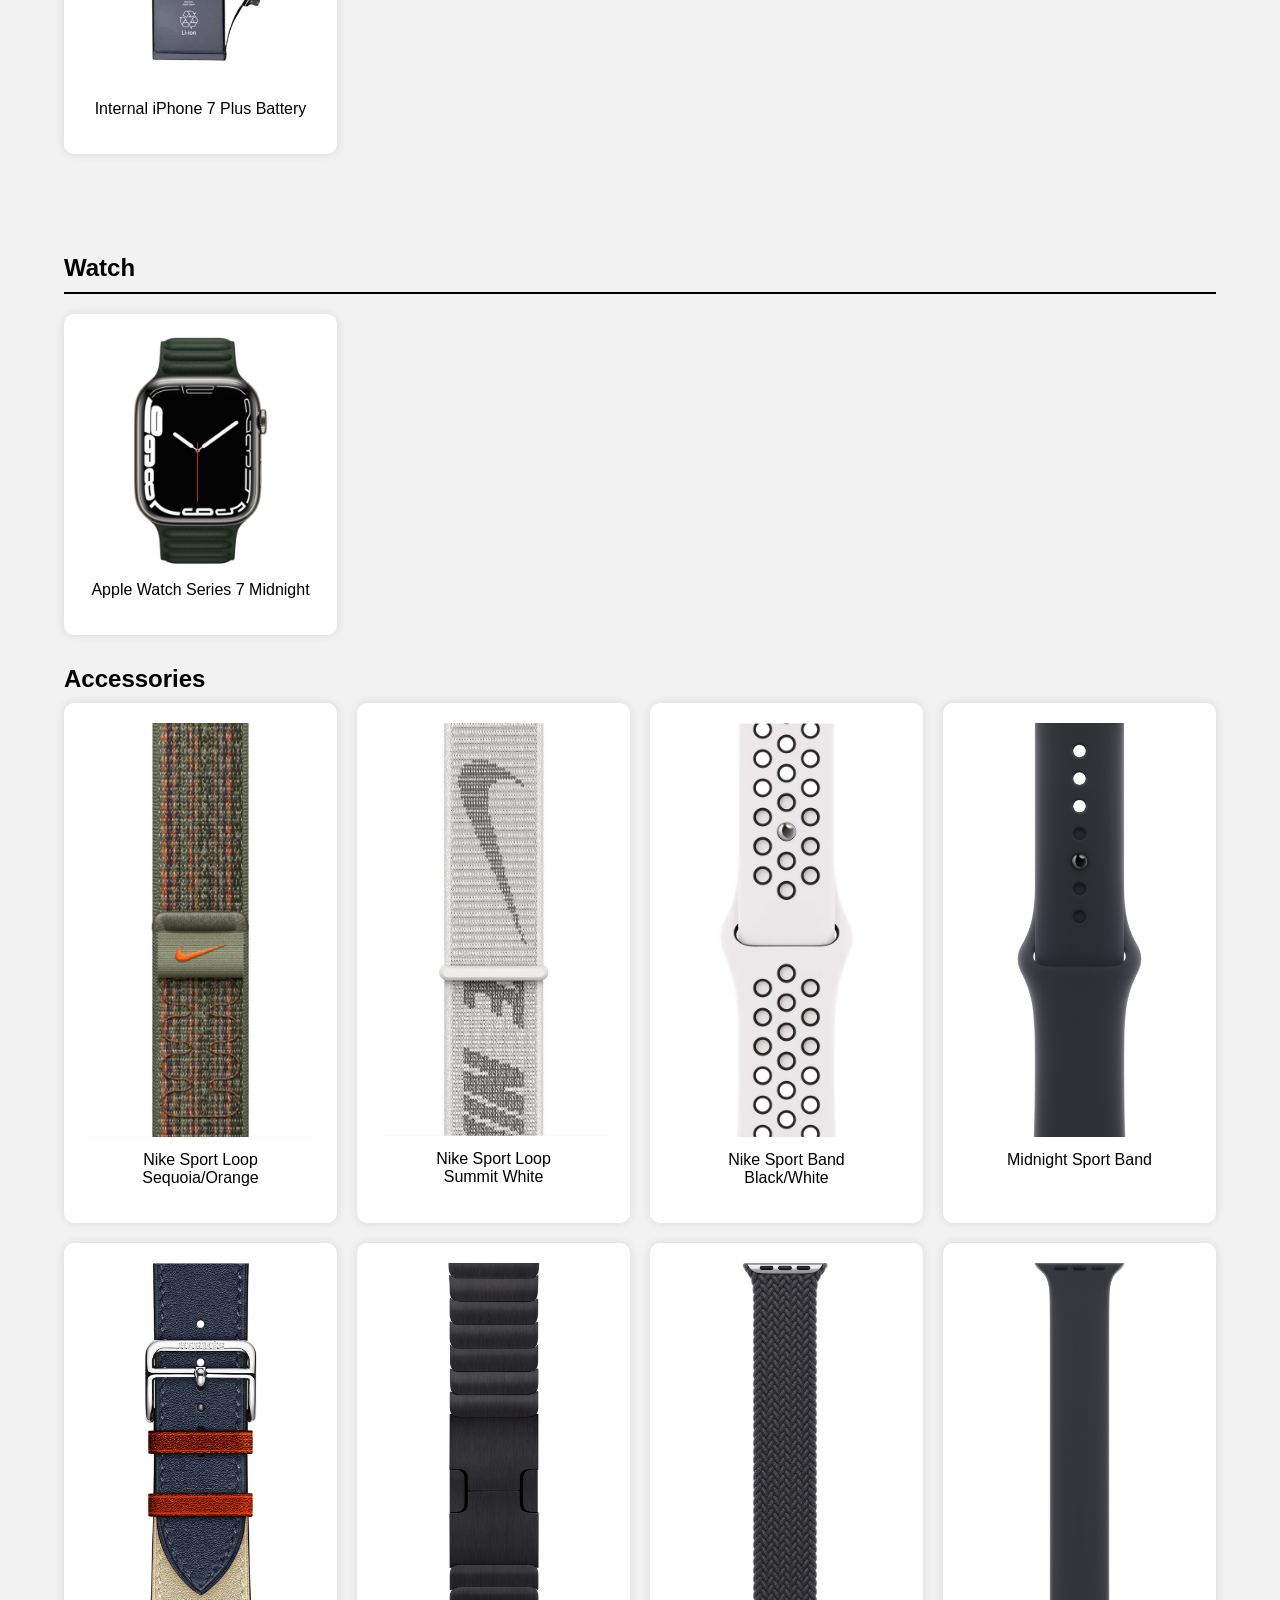
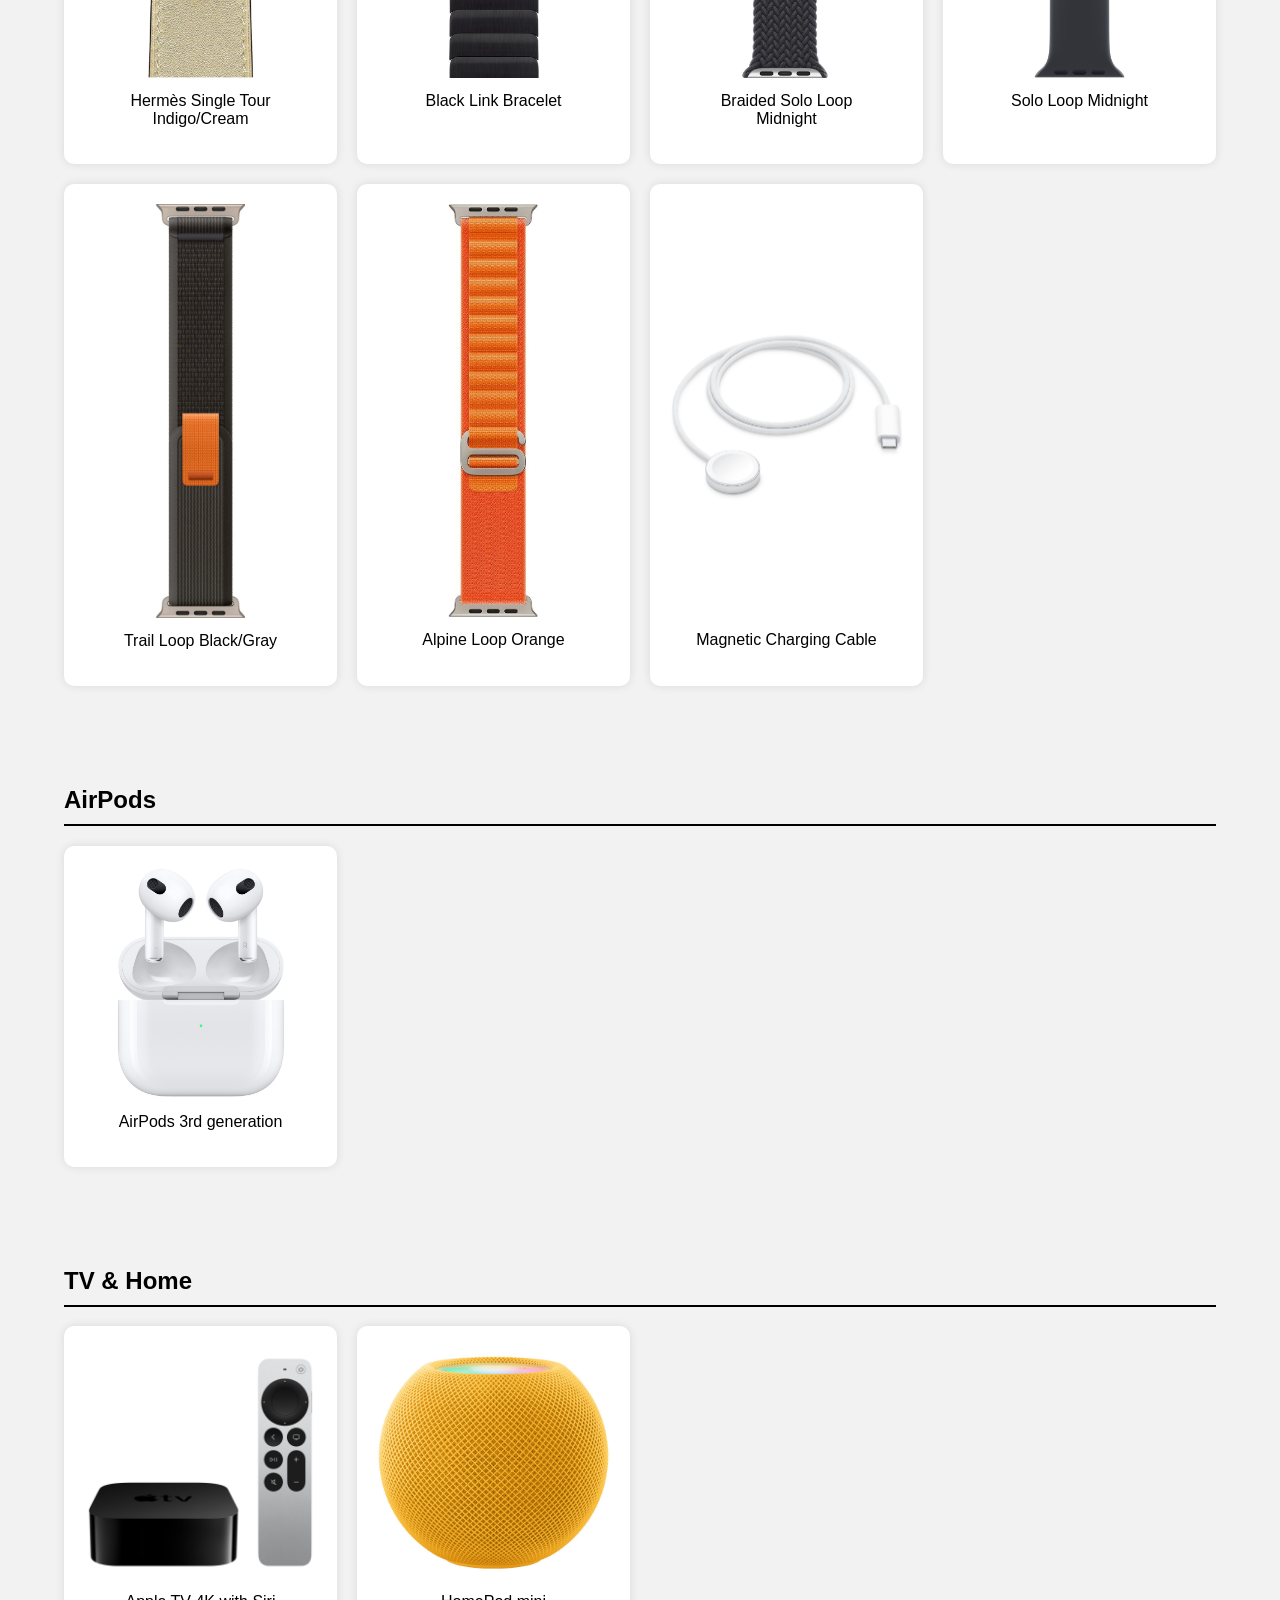
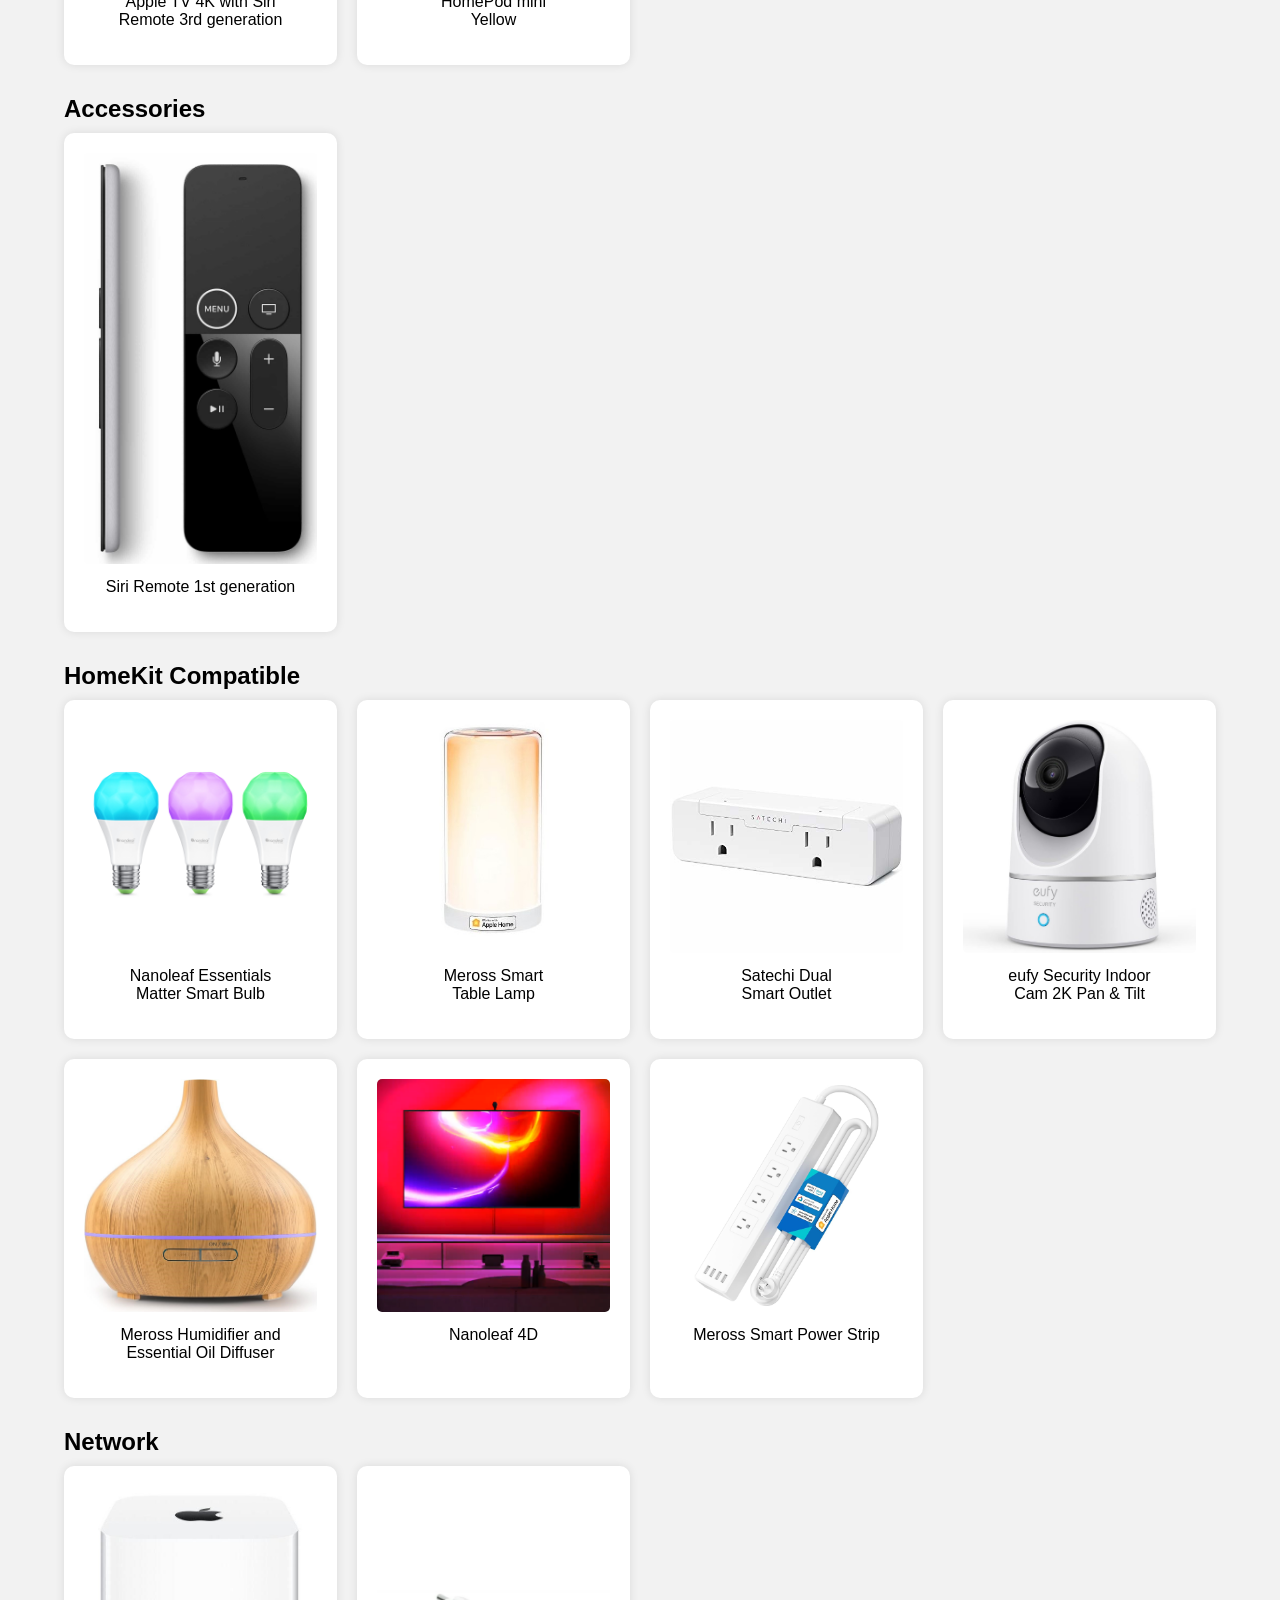
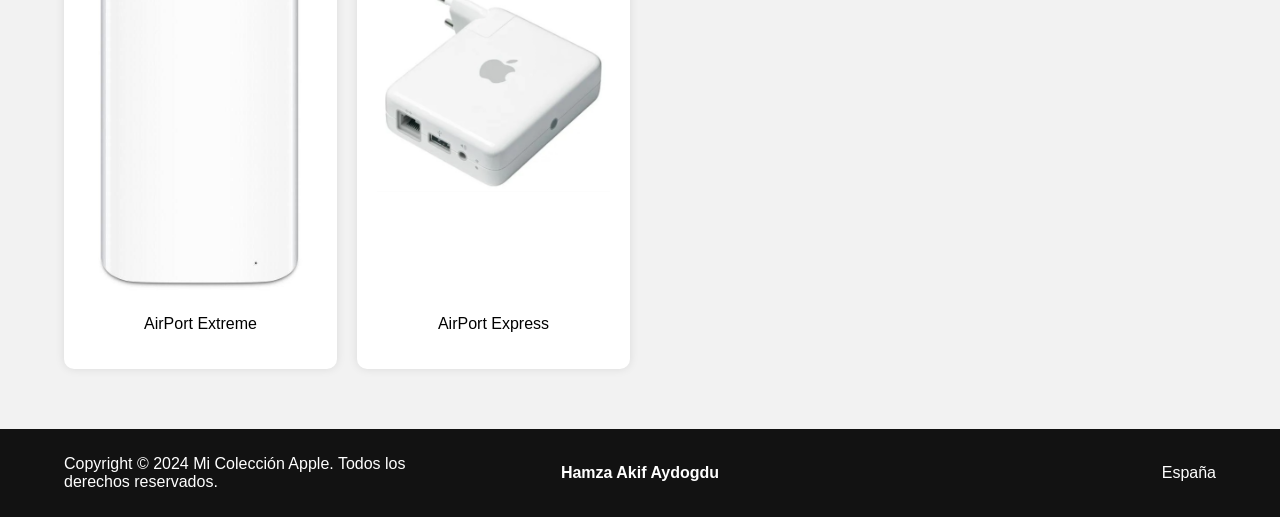
<file: index_es.html>
<!DOCTYPE html>
<html lang="es">
    <head>
        <meta charset="UTF-8">
        <meta name="viewport" content="width=device-width, initial-scale=1.0">
        <title>Mi Colección Apple</title>
        <link rel="stylesheet" href="styles/styles.css">
        <link rel="shortcut icon" href="images/favicon.ico" type="image/x-icon">
        <link rel="apple-touch-icon" href="images/favicon.ico" type="image/x-icon">
        <link rel="icon" href="images/favicon.ico" type="image/x-icon">

        <script>
            function openTab() {
                var newWindow = window.open("images/kiz_baddest_4K.jpg", "_blank");
                newWindow.document.write('<html lang="en"><head><meta charset="UTF-8"><meta name="viewport" content="width=device-width, initial-scale=1.0"><title>K/DA</title><link rel="stylesheet" href="styles/styles_of_kiz.css"><link rel="shortcut icon" href="images/kiz.ico" type="image/x-icon"></head><body><div class="image-container"><img src="images/kiz_baddest_4K.jpg" alt="Image K/DA"></div></body></html>');
                newWindow.document.close();
            }
        </script>
    </head>

    <body>
        <div class="page-container">
            <header>
                <div class="container-logo">
                    <div class="logo">
                        <img src="images/Apple_logo_white.png" alt="Apple Logo">
                    </div>

                    <div class="title">
                        <h1>Mi Colección Apple</h1>
                    </div>
                </div>

                <nav>
                    <div class="container-nav">
                        <ul>
                            <li><a href="https://apple.com/es/" target="_blank">Store</a></li>
                            <li><a href="#mac">Mac</a></li>
                            <li><a href="#ipad">iPad</a></li>
                            <li><a href="#iphone">iPhone</a></li>
                            <li><a href="#watch">Watch</a></li>
                            <li><a href="#airpods">AirPods</a></li>
                            <li><a href="#tvetmaison">TV y Hogar</a></li>
                        </ul>
                    </div>
                </nav>
            </header>

            <main class="content-wrap">
                <!-- Mac -->
                <section id="mac" class="section">
                    <div class="container">
                        <h2>Mac</h2>

                        <div class="grid">
                            <div class="product" title="iMac 27 pulgadas mediados de 2011, plateado">
                                <a href="https://support.apple.com/es-es/112569" target="_blank">
                                    <img src="images/mac/imac-27.jpeg" alt='Image iMac 27" mediados de 2011'>
                                </a>
                                <p>iMac 27" mediados de 2011</p>
                            </div>

                            <div class="product" title="MacBook Pro 16 pulgadas 2019, Gris Espacial">
                                <a href="https://support.apple.com/es-es/111932" target="_blank">
                                    <img src="images/mac/macbookpro.jpeg" alt='Image MacBook Pro 16" 2019'>
                                </a>
                                <p>MacBook Pro 16" 2019 <br> Gris Espacial</p>
                            </div>

                            <div class="product" title="MacBook Air 15 pulgadas 2025, Azul Cielo">
                                <a href="https://support.apple.com/es-es/122210" target="_blank">
                                    <img src="images/mac/macbook-air-blue-15.jpeg" alt='Image MacBook Air 15" 2025'>
                                </a>
                                <p>MacBook Air 15" 2025 <br> Azul Cielo</p>
                            </div>
                        </div>

                        <nav>
                            <ul>
                                <li>
                                    <b>Accessories</b>
                                </li>
                            </ul>
                        </nav>

                        <div class="grid">
                            <div class="product" title="The Magic Keyboard with numeric keypad is an extended keyboard with navigation keys for fast scrolling and standard-size arrow keys for gaming. Its scissor mechanism guarantees stability and typing precision, while its low profile ensures comfort of use. The numeric keypad is perfect for financial tasks, and with its built-in long-life battery, it remains operational for at least a month between charges.">
                                <a href="https://www.apple.com/es/shop/product/MQ052SM/A/magic-keyboard-with-numeric-keypad-swiss" target="_blank">
                                    <img src="images/mac/accessoires/magic_keyboard2.jpeg" alt="Image Magic keyboard">
                                </a>
                                <p>Magic Keyboard 2 <br> with Numeric Keypad</p>
                            </div>

                            <div class="product" title="Cordless and rechargeable, Magic Mouse 2 offers an optimized design for fluid navigation. Its Multi-Touch surface enables intuitive gestures such as swiping between web pages. Supplied with a woven USB-C to Lightning cable for recharging and connection, it connects automatically to your Mac as soon as it's unpacked, and offers around a month's autonomy.">
                                <a href="https://www.apple.com/es/shop/product/MK2E3AM/A/magic-mouse-white-multi-touch-surface" target="_blank">
                                    <img src="images/mac/accessoires/magic_mouse2.jpeg" alt="Image Magic mouse">
                                </a>
                                <p>Magic Mouse 2</p>
                            </div>

                            <div class="product" title="Lightning to USB-C woven cable (Available only with Magic Mouse, Magic Trackpad and Magic Keyboard accessories)">
                                <a href="https://www.apple.com/es/shop/product/MK2E3AM/A/magic-mouse-white-multi-touch-surface" target="_blank">
                                    <img src="images/mac/accessoires/cable lightning to usb-c tressée.jpeg" alt="Image Lightning to USB-C woven cable">
                                </a>
                                <p>Lightning to USB-C <br> Braided Cable</p>
                            </div>

                            <div class="product" title="USB-C to USB-C cable (2m)">
                                <a href="https://www.apple.com/es/shop/product/MYQT3AM/A/240w-usb-c-charge-cable-2-m" target="_blank">
                                    <img src="images/mac/accessoires/usb-c_to_usb-c_(2m).jpeg" alt="Image USB-C to USB-C cable (2m)">
                                </a>
                                <p>USB-C to USB-C <br> Cable (2m)</p>
                            </div>

                            <div class="product" title="USB-C to MagSafe 3 cable (2m) - Sky Blue">
                                <a href="https://www.apple.com/es/shop/product/MDF14AM/A/usb-c-to-magsafe-3-cable-2-m-sky-blue" target="_blank">
                                    <img src="images/mac/accessoires/cable_magsafe_3_bleu_ciel.jpeg" alt="Image USB-C to MagSafe 3 cable (2m) - Sky Blue">
                                </a>
                                <p>USB-C to MagSafe 3 <br> Cable (2m) - Sky Blue</p>
                            </div>

                            <div class="product" title="96W USB-C Power Adapter">
                                <a href="https://www.apple.com/es/shop/product/MW2L3AM/A/96w-usb-c-power-adapter" target="_blank">
                                    <img src="images/mac/accessoires/96w-usb-c-us-type-power-adapter.jpeg" alt="Image 96W USB-C Power Adapter">
                                </a>
                                <p>96W USB-C <br> Power Adapter</p>
                            </div>

                            <div class="product" title="70W USB-C Power Adapter">
                                <a href="https://www.apple.com/es/shop/product/MXN53AM/A/70W%20USB-C%20Power%20Adapter" target="_blank">
                                    <img src="images/mac/accessoires/70w-usb-c-us-type-power-adapter.jpeg" alt="Image 70W USB-C Power Adapter">
                                </a>
                                <p>70W USB-C <br> Power Adapter</p>
                            </div>

                            <div class="product" title="Made of a soft, non-abrasive material, the polishing cloth cleans any Apple display, including those with nano-texture glass, effectively and safely.">
                                <a href="https://www.apple.com/es/shop/product/MW693AM/A/polishing-cloth" target="_blank">
                                    <img src="images/mac/accessoires/polishing_cloth.jpeg" alt="Image Polishing Cloth">
                                </a>
                                <p>Polishing Cloth</p>
                            </div>

                            <div class="product" title="Securely attach the compatible iPhone with MagSafe to your MacBook to enjoy new Continuity Camera features on the latest version of macOS - a very handy solution for FaceTime calls.">
                                <a href="https://www.apple.com/es/shop/product/HQ642ZM/A/belkin-iphone-mount-with-magsafe-for-mac" target="_blank">
                                    <img src="images/mac/accessoires/belkin.jpeg" alt="Image Belkin iPhone Mount with MagSafe for Mac">
                                </a>
                                <p>iPhone Mount <br> with MagSafe</p>
                            </div>

                            <div class="product" title="Set up complete and safe backup of your Mac in a few minutes.">
                                <a href="https://support.apple.com/es-es/104984" target="_blank">
                                    <img src="images/mac/accessoires/Time Machine.webp" alt="Image Time Machine">
                                </a>
                                <p>Time Machine</p>
                            </div>
                        </div>
                    </div>
                </section>

                <!-- iPad -->
                <section id="ipad" class="section">
                    <div class="container">
                        <h2>iPad</h2>

                        <div class="grid">
                            <div class="product" title="iPad Air 11-inch (5th generation) with M1 chip, Space Gray">
                                <a href="https://support.apple.com/es-es/111887/" target="_blank">
                                    <img src="images/ipad/ipad_space_gray.webp" alt='Image iPad Air 5'>
                                </a>
                                <p>iPad Air 5th generation <br> Space Gray</p>
                            </div>

                            <div class="product" title="iPad 11-inch (10th generation) with A12 chip, Blue">
                                <a href="https://support.apple.com/es-es/111840/" target="_blank">
                                    <img src="images/ipad/ipad_10.webp" alt='Image iPad 10'>
                                </a>
                                <p>iPad 10th generation <br> Blue</p>
                            </div>
                        </div>

                        <nav>
                            <ul>
                                <li>
                                    <b>Accessories</b>
                                </li>
                            </ul>
                        </nav>

                        <div class="grid">
                            <div class="product" title="Smart Keyboard Folio for iPad Air 5th generation, Black">
                                <a href="https://www.apple.com/es/shop/product/MU8F2AM/A/apple-pencil-2nd-generation" target="_blank">
                                    <img src="images/ipad/accessoires/pencil.jpeg" alt="Image Pencil 2">
                                </a>
                                <p>Apple Pencil 2</p>
                            </div>

                            <div class="product" title="Smart Folio for iPad Air 5th generation, Marine Blue">
                                <a href="https://www.apple.com/es/shop/product/MNA73ZM/A/smart-folio-for-ipad-air-5th-generation-marine-blue" target="_blank">
                                    <img src="images/ipad/accessoires/Smart_folio.jpeg" alt="Image Smart Folio">
                                </a>
                                <p>Smart Folio for iPad Air <br> 5th generation</p>
                            </div>

                            <div class="product" title="Smart Keyboard Folio for iPad Pro 11-inch (4th generation) and iPad Air 11-inch (M2), Swiss">
                                <a href="https://www.apple.com/es/shop/product/MXNK2SM/A/smart-keyboard-folio-for-ipad-pro-11-inch-4th-generation-and-ipad-air-11-inch-m2-swiss" target="_blank">
                                    <img src="images/ipad/accessoires/Smart_keyboard_folio.jpeg" alt="Image Smart Keyboard Folio">
                                </a>
                                <p>Smart Keyboard Folio for <br> iPad Air 5th generation</p>
                            </div>
                        </div>
                    </div>
                </section>

                <!-- iPhone -->
                <section id="iphone" class="section">
                    <div class="container">
                        <h2>iPhone</h2>

                        <div class="grid">
                            <div class="product" title="iPhone 4, Black, featuring a 3.5-inch Retina display, A4 chip, and a 5MP camera with LED flash for capturing stunning photos and videos.">
                                <a href="https://support.apple.com/es-es/112562" target="_blank">
                                    <img src="images/iphone/iphone4.jpg" alt="Image iPhone 4">
                                </a>
                                <p>iPhone 4 <br> Black</p>
                            </div>

                            <div class="product" title="iPhone 6 Plus, Gold, featuring a 5.5-inch Retina HD display, A8 chip, and an 8MP iSight camera for stunning photos and videos.">
                                <a href="https://support.apple.com/es-es/111940" target="_blank">
                                    <img src="images/iphone/iphone6plus.png" alt="Image iPhone 6 Plus">
                                </a>
                                <p>iPhone 6 Plus <br> Gold</p>
                            </div>

                            <div class="product" title="iPhone 7 Plus, Silver, featuring a 5.5-inch Retina HD display, A10 Fusion chip, and dual 12MP cameras for stunning photos and videos.">
                                <a href="https://support.apple.com/es-es/111953" target="_blank">
                                    <img src="images/iphone/iphone7plus.png" alt="Image iPhone 7 Plus">
                                </a>
                                <p>iPhone 7 Plus <br> Silver</p>
                            </div>

                            <div class="product" title="iPhone 15 Pro Max, Natural Titanium, featuring a 6.7-inch Super Retina XDR display, A17 Pro chip, and advanced camera system with ProRAW and ProRes video capabilities.">
                                <a href="https://support.apple.com/es-es/111828" target="_blank">
                                    <img src="images/iphone/iphone15promax.png" alt="Image iPhone 15 Pro Max">
                                </a>
                                <p>iPhone 15 Pro Max <br> Natural Titanium</p>
                            </div>
                        </div>

                        <nav>
                            <ul>
                                <li>
                                    <b>Accessories</b>
                                </li>
                            </ul>
                        </nav>

                        <div class="grid">
                            <div class="product" title="Clear Case with MagSafe for iPhone 15 Pro Max, designed to protect your device while showcasing its design. It features MagSafe compatibility for easy attachment of accessories and wireless charging. The case is made from durable materials that provide reliable protection against scratches and minor drops.">
                                <a href="https://www.apple.com/es/shop/product/MT233ZM/A/clear-case-with-magsafe-for-iphone-15-pro-max" target="_blank">
                                    <img src="images/iphone/accessoires/clear_case.jpeg" alt="Image Clear Case iPhone 15 Pro Max">
                                </a>
                                <p>Clear Case for <br> iPhone 15 Pro Max</p>
                            </div>

                            <div class="product" title="MagSafe Battery Pack is a portable battery that attaches magnetically to the back of your iPhone, providing extra power on the go. It features a sleek design and is compatible with MagSafe-enabled iPhones, allowing for easy attachment and charging. The battery pack can be charged wirelessly or via a Lightning cable, and it provides up to 70% additional battery life.">
                                <a href="https://support.apple.com/es-es/111857" target="_blank">
                                    <img src="images/iphone/accessoires/magsafe_battery_pack.png" alt="Image MagSafe Battery Pack">
                                </a>
                                <p>MagSafe Battery Pack</p>
                            </div>

                            <div class="product" title="MagSafe Charger, 1 m">
                                <a href="https://www.apple.com/es/shop/product/MX6X3LL/A/magsafe-charger-1-m" target="_blank">
                                    <img src="images/iphone/accessoires/magsafe.jpeg" alt="Image MagSafe Charger">
                                </a>
                                <p>MagSafe Charger</p>
                            </div>

                            <div class="product" title="MagSafe Wallet with MagSafe, Black">
                                <a href="https://www.apple.com/es/shop/product/MA6W4ZM/A/iphone-finewoven-wallet-with-magsafe-black" target="_blank">
                                    <img src="images/iphone/accessoires/magsafe_wallet.jpeg" alt="Image MagSafe Wallet">
                                </a>
                                <p>MagSafe Wallet</p>
                            </div>

                            <div class="product" title="USB-C Braided Charging Cable (1 m)">
                                <a href="https://www.apple.com/es/shop/product/MQKJ3AM/A/60w-usb-c-charge-cable-1-m" target="_blank">
                                    <img src="images/iphone/accessoires/usbc_cable.jpeg" alt="Image USB-C Braided Cable">
                                </a>
                                <p>USB-C Braided <br> Charging Cable</p>
                            </div>

                            <div class="product" title="20W USB-C Power Adapter">
                                <a href="https://www.apple.com/es/shop/product/MUVV3ZM/A/20w-usb-c-power-adapter" target="_blank">
                                    <img src="images/iphone/accessoires/PW adapter.jpeg" alt="Image 20W Power Adapter">
                                </a>
                                <p>20W USB-C <br> Power Adapter</p>
                            </div>

                            <div class="product" title="35W Dual USB-C Power Adapter">
                                <a href="https://www.apple.com/es/shop/product/MW2K3AM/A/35w-dual-usb-c-port-power-adapter" target="_blank">
                                    <img src="images/iphone/accessoires/usbc_35w_dual_port_power_adapter.jpeg" alt="Image 35W Dual USB-C Power Adapter">
                                </a>
                                <p>35W Dual USB-C <br> Power Adapter</p>
                            </div>

                            <div class="product" title="AirTag is a small, coin-sized device that helps you keep track of your belongings. It uses Bluetooth technology to connect to your iPhone or iPad, allowing you to locate lost items through the Find My app. AirTag features Precision Finding, which provides accurate directions to your lost item, and it can also play a sound to help you find it.">
                                <a href="https://www.apple.com/airtag/" target="_blank">
                                    <img src="images/iphone/accessoires/airtag.jpeg" alt="Image AirTag">
                                </a>
                                <p>AirTag (x2)</p>
                            </div>
                        </div>

                        <nav>
                            <ul>
                                <li>
                                    <b>Divers</b>
                                </li>
                            </ul>
                        </nav>

                        <div class="grid">
                            <div class="product" title="Internal iPhone 7 Plus Battery">
                                <img src="images/iphone/accessoires/divers/Batterie-originale-pour-iPhone-7-Plus.jpeg" alt="Image Internal Battery iPhone 7 Plus">
                                <p>Internal iPhone 7 Plus Battery</p>
                            </div>
                        </div>
                    </div>
                </section>

                <!-- Apple Watch -->
                <section id="watch" class="section">
                    <div class="container">
                        <h2>Watch</h2>

                        <div class="grid">
                            <div class="product" title="Apple Watch Series 7 Midnight, 45mm, Aluminum Case with Midnight Sport Band">
                                <a href="https://support.apple.com/es-es/111909" target="_blank">
                                    <img src="images/watch/apple_watch_series7.png" alt='Image Apple Watch Series 7'>
                                </a>
                                <p>Apple Watch Series 7 Midnight</p>
                            </div>
                        </div>

                        <nav>
                            <ul>
                                <li>
                                    <b>Accessories</b>
                                </li>
                            </ul>
                        </nav>

                        <div class="grid">
                            <div class="product" title="Apple Watch Nike Sport Loop 46mm, Sequoia/Orange, Size M/L">
                                <a href="https://www.apple.com/es/shop/product/MXU33AM/A/46mm-green-grey-nike-sport-loop" target="_blank">
                                    <img src="images/watch/accessoires/sequoia_nike_loop.jpg" alt="Image Nike Sport Loop Sequoia/Orange">
                                </a>
                                <p>Nike Sport Loop <br> Sequoia/Orange</p>
                            </div>

                            <div class="product" title="Apple Watch Nike Sport Loop 46mm, Summit White, Size M/L">
                                <a href="https://www.apple.com/es/shop/product/MXL53AM/A/46mm-blue-cloud-sport-loop" target="_blank">
                                    <img src="images/watch/accessoires/boucle sport nike.jpg" alt="Image Nike Sport Loop Summit White">
                                </a>
                                <p>Nike Sport Loop <br> Summit White</p>
                            </div>

                            <div class="product" title="Apple Watch Nike Sport Band 46mm, Pure Platinum/Black, Size M/L">
                                <a href="https://www.apple.com/es/shop/product/MYL53AM/A/46mm-pure-platinum-nike-sport-band-m-l" target="_blank">
                                    <img src="images/watch/accessoires/nike_loop.jpg" alt="Image Nike Sport Band">
                                </a>
                                <p>Nike Sport Band <br> Black/White</p>
                            </div>

                            <div class="product" title="Apple Watch Sport Band 46mm, Midnight, Size M/L">
                                <a href="https://www.apple.com/es/shop/product/MXM43AM/A/46mm-black-sport-band-m-l" target="_blank">
                                    <img src="images/watch/accessoires/boucle_sport_minuit.jpeg" alt='Image Midnight Sport Band'>
                                </a>
                                <p>Midnight Sport Band</p>
                            </div>

                            <div class="product" title="Apple Watch Hermès Single Tour Band 45mm, Bleu Céleste/Écru, Toile H">
                                <a href="https://www.apple.com/es/shop/product/MWNW3AM/A/apple-watch-herm%C3%A8s-45mm-bleu-c%C3%A9leste-%C3%A9cru-toile-h-single-tour" target="_blank">
                                    <img src="images/watch/accessoires/hermes.jpg" alt="Image Hermès Single Tour Band">
                                </a>
                                <p>Hermès Single Tour <br> Indigo/Cream</p>
                            </div>

                            <div class="product" title="Apple Watch Link Bracelet 46mm, Slate, Stainless Steel">
                                <a href="https://www.apple.com/es/shop/product/MXMK3AM/A/46mm-slate-link-bracelet" target="_blank">
                                    <img src="images/watch/accessoires/bracelet_maillons.jpeg" alt="Image Link Bracelet">
                                </a>
                                <p>Black Link Bracelet</p>
                            </div>

                            <div class="product" title="Apple Watch Braided Solo Loop 46mm, Midnight, Size 8">
                                <a href="https://www.apple.com/es/shop/product/MY303AM/A/46mm-midnight-braided-solo-loop-size-8" target="_blank">
                                    <img src="images/watch/accessoires/boucle_unique_tressée.jpeg" alt="Image Braided Solo Loop">
                                </a>
                                <p>Braided Solo Loop <br> Midnight</p>
                            </div>

                            <div class="product" title="Apple Watch Solo Loop 46mm, Black, Size 8">
                                <a href="https://www.apple.com/es/shop/product/MYAF3AM/A/46mm-black-solo-loop-size-8" target="_blank">
                                    <img src="images/watch/accessoires/boucle_unique.jpeg" alt="Image Solo Loop Midnight">
                                </a>
                                <p>Solo Loop Midnight</p>
                            </div>

                            <div class="product" title="Apple Watch Trail Loop 49mm, Black/Gray, Medium, Natural Titanium Finish">
                                <a href="https://www.apple.com/es/shop/product/MXTR3AM/A/49mm-black-trail-loop-m-l-natural-titanium-finish" target="_blank">
                                    <img src="images/watch/accessoires/loop_trail.jpg" alt="Image Trail Loop Black/Gray">
                                </a>
                                <p>Trail Loop Black/Gray</p>
                            </div>

                            <div class="product" title="Apple Watch Alpine Loop 49mm, Tan, Medium, Natural Titanium Finish">
                                <a href="https://www.apple.com/es/shop/product/MXN23AM/A/49mm-tan-alpine-loop-medium-natural-titanium-finish" target="_blank">
                                    <img src="images/watch/accessoires/alpine_loop.jpg" alt="Image Alpine Loop Orange">
                                </a>
                                <p>Alpine Loop Orange</p>
                            </div>

                            <div class="product" title="Apple Watch Magnetic Fast Charger to USB-C Cable (1 m)">
                                <a href="https://www.apple.com/es/shop/product/MT0H3AM/A/apple-watch-magnetic-fast-charger-to-usb-c-cable-1-m" target="_blank">
                                    <img src="images/watch/accessoires/charging_cable.jpeg" alt="Image Magnetic Charging Cable">
                                </a>
                                <p>Magnetic Charging Cable</p>
                            </div>
                        </div>
                    </div>
                </section>

                <!-- AirPods -->
                <section id="airpods" class="section">
                    <div class="container">
                        <h2>AirPods</h2>

                        <div class="grid">
                            <div class="product" title="AirPods Pro 2nd generation with MagSafe Charging Case, featuring Active Noise Cancellation, Transparency mode, and Adaptive Transparency for an immersive audio experience.">
                                <a href="https://support.apple.com/es-es/111863" target="_blank">
                                    <img src="images/airpods/airpods3.jpeg" alt='Image AirPods 3'>
                                </a>
                                <p>AirPods 3rd generation</p>
                            </div>
                        </div>
                    </div>
                </section>

                <!-- TV & Home -->
                <section id="tvetmaison" class="section">
                    <div class="container">
                        <h2>TV &amp; Home</h2>

                        <div class="grid">
                            <div class="product" title="Apple TV 4K is a streaming device that allows you to watch your favorite shows, movies, and more in stunning 4K HDR quality. It features Siri voice control, allowing you to search for content, control playback, and access information hands-free. Apple TV 4K also supports Apple Arcade for gaming and Apple Fitness+ for workouts.">
                                <a href="https://support.apple.com/es-es/111922" target="_blank">
                                    <img src="images/tv/tv.png" alt='Image Apple TV 4K'>
                                </a>
                                <p>Apple TV 4K with Siri <br> Remote 3rd generation</p>
                            </div>

                            <div class="product" title="HomePod mini is a smart speaker that delivers high-fidelity audio and integrates seamlessly with your Apple devices. It features Siri voice control, allowing you to play music, control smart home devices, and access information hands-free. HomePod mini also supports multi-room audio and can be paired with other HomePod mini speakers for an immersive sound experience.">
                                <a href="https://www.apple.com/homepod-mini/specs/" target="_blank">
                                    <img src="images/homepod/homepodmini_yellow.jpg" alt='Image HomePod mini'>
                                </a>
                                <p>HomePod mini <br> Yellow</p>
                            </div>
                        </div>

                        <nav>
                            <ul>
                                <li>
                                    <b>Accessories</b>
                                </li>
                            </ul>
                        </nav>

                        <div class="grid">
                            <div class="product" title="Siri Remote 1st generation for Apple TV 4K and Apple TV HD">
                                <a href="https://support.apple.com/es-es/103233" target="_blank">
                                    <img src="images/tv/accessoires/apple-siri-remote.jpg" alt="Image Siri Remote">
                                </a>
                                <p>Siri Remote 1st generation</p>
                            </div>
                        </div>

                        <nav>
                            <ul>
                                <li>
                                    <b>HomeKit Compatible</b>
                                </li>
                            </ul>
                        </nav>

                        <div class="grid">
                            <div class="product" title="Nanoleaf Essentials Matter A19 Smart Bulb - Thread & Matter-Enabled Smart LED Light Bulb - White and Color (3 Pack)">
                                <a href="https://www.apple.com/es/shop/product/HQGL2ZM/A/Nanoleaf%20Essentials%20Matter%20A19%20Smart%20Bulb%20-%20Thread%20&%20Matter-Enabled%20Smart%20LED%20Light%20Bulb%20-%20White%20and%20Color%20(3%20Pack)" target="_blank">
                                    <img src="images/maison/Nanoleaf.jpeg" alt='Image Nanoleaf Light Bulb'>
                                </a>
                                <p>Nanoleaf Essentials <br> Matter Smart Bulb</p>
                            </div>

                            <div class="product" title="Meross Smart Table Lamp, Compatible with Apple HomeKit, Alexa, Google Assistant, SmartThings, Remote Control, Timer, Energy Monitoring, Dimmable LED Light">
                                <a href="https://www.amazon.com/dp/B08CKGXVL3?ref=cm_sw_r_cp_ud_dp_9DP0KJT2FCW7KMAJ5S3Q&ref_=cm_sw_r_cp_ud_dp_9DP0KJT2FCW7KMAJ5S3Q&social_share=cm_sw_r_cp_ud_dp_9DP0KJT2FCW7KMAJ5S3Q&th=1" target="_blank">
                                    <img src="images/maison/meross_lampe.jpeg" alt='Image Meross Smart Table Lamp'>
                                </a>
                                <p>Meross Smart <br> Table Lamp</p>
                            </div>

                            <div class="product" title="Satechi Dual Smart Outlet, Compatible with Apple HomeKit, Alexa, Google Assistant, SmartThings, Remote Control, Timer, Energy Monitoring, Surge Protector">
                                <a href="https://www.amazon.com/dp/B07RJ1Y1NT?ref=cm_sw_r_cp_ud_dp_HQRP39VV9QGW2AWMX8TM&ref_=cm_sw_r_cp_ud_dp_HQRP39VV9QGW2AWMX8TM&social_share=cm_sw_r_cp_ud_dp_HQRP39VV9QGW2AWMX8TM" target="_blank">
                                    <img src="images/maison/Satechi_dual_smart_outlet.jpeg" alt='Image Satechi Dual Smart Outlet'>
                                </a>
                                <p>Satechi Dual <br> Smart Outlet</p>
                            </div>

                            <div class="product" title="eufy Security Indoor Cam 2K Pan & Tilt, HomeKit Compatible, AI Human Detection, 2-Way Audio, Night Vision, Works with Apple HomeKit, Alexa and Google Assistant">
                                <a href="https://www.amazon.com/eufy-int%C3%A9rieure-d%C3%A9tection-Compatible-Assistants/dp/B086LBCQJL/ref=sr_1_5?__mk_fr_FR=%C3%85M%C3%85%C5%BD%C3%95%C3%91&crid=3D1LT5KY1PKZQ&dib=eyJ2IjoiMSJ9.[base64].nEsO4n9Qe5r7VERRQzZBJulPu4CePS3vqT3E4Ctb9dE&dib_tag=se&keywords=cam%C3%A9ra+connect%C3%A9e+homekit&qid=1713131025&sprefix=cam%C3%A9ra+connect%C3%A9e+homekit%2Caps%2C66&sr=8-5" target="_blank">
                                    <img src="images/maison/eufy camera pan&tilt.jpg" alt="Image eufy Security Indoor Camera">
                                </a>
                                <p>eufy Security Indoor <br> Cam 2K Pan & Tilt</p>
                            </div>

                            <div class="product" title="Meross Smart Humidifier and Essential Oil Diffuser, Compatible with Apple HomeKit, Alexa, Google Assistant, SmartThings, Remote Control, Timer, Ultrasonic Cool Mist Humidifier, 4L Water Tank">
                                <a href="https://www.amazon.fr/Diffuseur-Essentielles-Compatible-Humidificateur-Ultrasonique/dp/B09P55ZYJS/ref=sr_1_27?crid=MNWNTP7JK4KC&dib=eyJ2IjoiMSJ9.[base64].EQEh11RJ1ZqRw6h4s6EoegCa_-zgNld1IYcRjqjd_Bc&dib_tag=se&keywords=meross&qid=1715514632&sprefix=mer%2Caps%2C81&sr=8-27&th=1" target="_blank">
                                    <img src="images/maison/meross_humidificateur.jpg" alt="Image Meross Humidifier/Essential Oil Diffuser">
                                </a>
                                <p>Meross Humidifier and <br> Essential Oil Diffuser</p>
                            </div>

                            <div class="product" title="Nanoleaf 4D is a smart lighting system that enhances your home entertainment experience with immersive lighting effects synchronized to your screen.">
                                <a href="https://nanoleaf.me/en-US/products/nanoleaf-4d/?category=4D&version=v1&size=65" target="_blank">
                                    <img src="images/maison/Nanoleaf_4D.png" alt="Image Nanoleaf 4D">
                                </a>
                                <p>Nanoleaf 4D</p>
                            </div>

                            <div class="product" title="Meross Smart Plug with 4 AC Outlets and 4 USB Ports, Compatible with Apple HomeKit, Alexa, Google Assistant, SmartThings, Remote Control, Timer, Energy Monitoring, Surge Protector">
                                <a href="https://www.amazon.com/meross-Smart-Power-Strip-SmartThings/dp/B0BC1B7H4D?crid=2QO249JMSBRA0&dib=eyJ2IjoiMSJ9.[base64].sQBrh9CnOjRMu3cKBlkiwB616Ip8Lf5xhdLSO-rb2kU&dib_tag=se&keywords=meross&qid=1748195477&sprefix=meross%2Caps%2C197&sr=8-25&th=1" target="_blank">
                                    <img src="images/maison/meross_multiprise_us.jpg" alt="Image Meross Smart Power Strip">
                                </a>
                                <p>Meross Smart Power Strip</p>
                            </div>
                        </div>

                        <nav>
                            <ul>
                                <li>
                                    <b>Network</b>
                                </li>
                            </ul>
                        </nav>

                        <div class="grid">
                            <div class="product" title="AirPort Extreme is a wireless router designed by Apple, offering high-speed Wi-Fi connectivity and advanced networking features.">
                                <a href="https://support.apple.com/es-es/112419" target="_blank">
                                    <img src="images/airport/AirPort Extreme.jpg" alt='Image AirPort Extreme'>
                                </a>
                                <p>AirPort Extreme</p>
                            </div>

                            <div class="product" title="AirPort Express is a compact wireless router designed by Apple, offering high-speed Wi-Fi connectivity and AirPlay support.">
                                <a href="https://support.apple.com/es-es/112477" target="_blank">
                                    <img src="images/airport/AirPort Express.png" alt='Image AirPort Express'>
                                </a>
                                <p>AirPort Express</p>
                            </div>
                        </div>
                    </div>
                </section>
            </main>

            <footer>
                <div class="container">
                    <div class="copyright"><p>Copyright <a class="kiz_change-color" href="javascript:void(0)" onclick="openTab()">&copy;</a> 2024 Mi Colección Apple. Todos los derechos reservados.</p></div>
                    
                    <div class="author">
                        <h4>Hamza Akif Aydogdu</h4>
                    </div>
                    
                    <div class="region">
                        <a href="regions.html">
                            <p>España</p>
                        </a>
                    </div>
                </div>
            </footer>
        </div>
    </body>
</html>
</file>
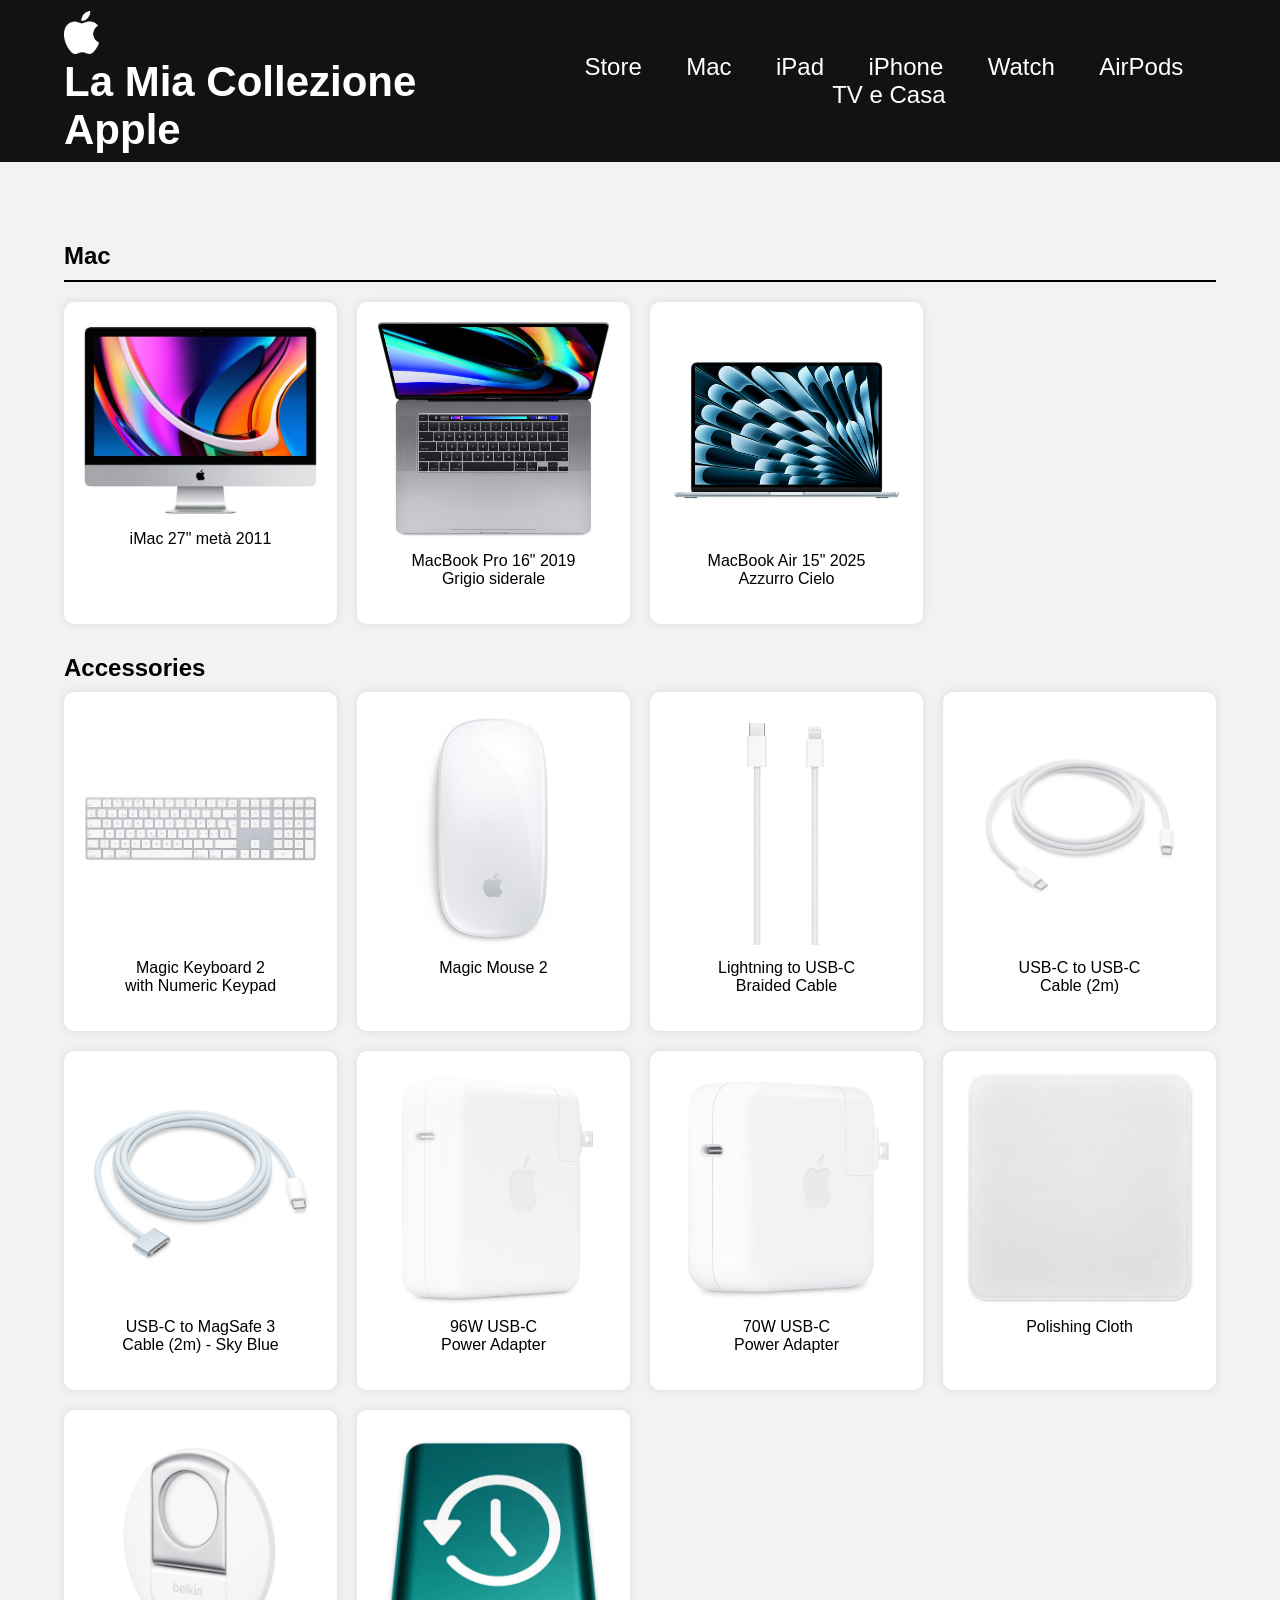
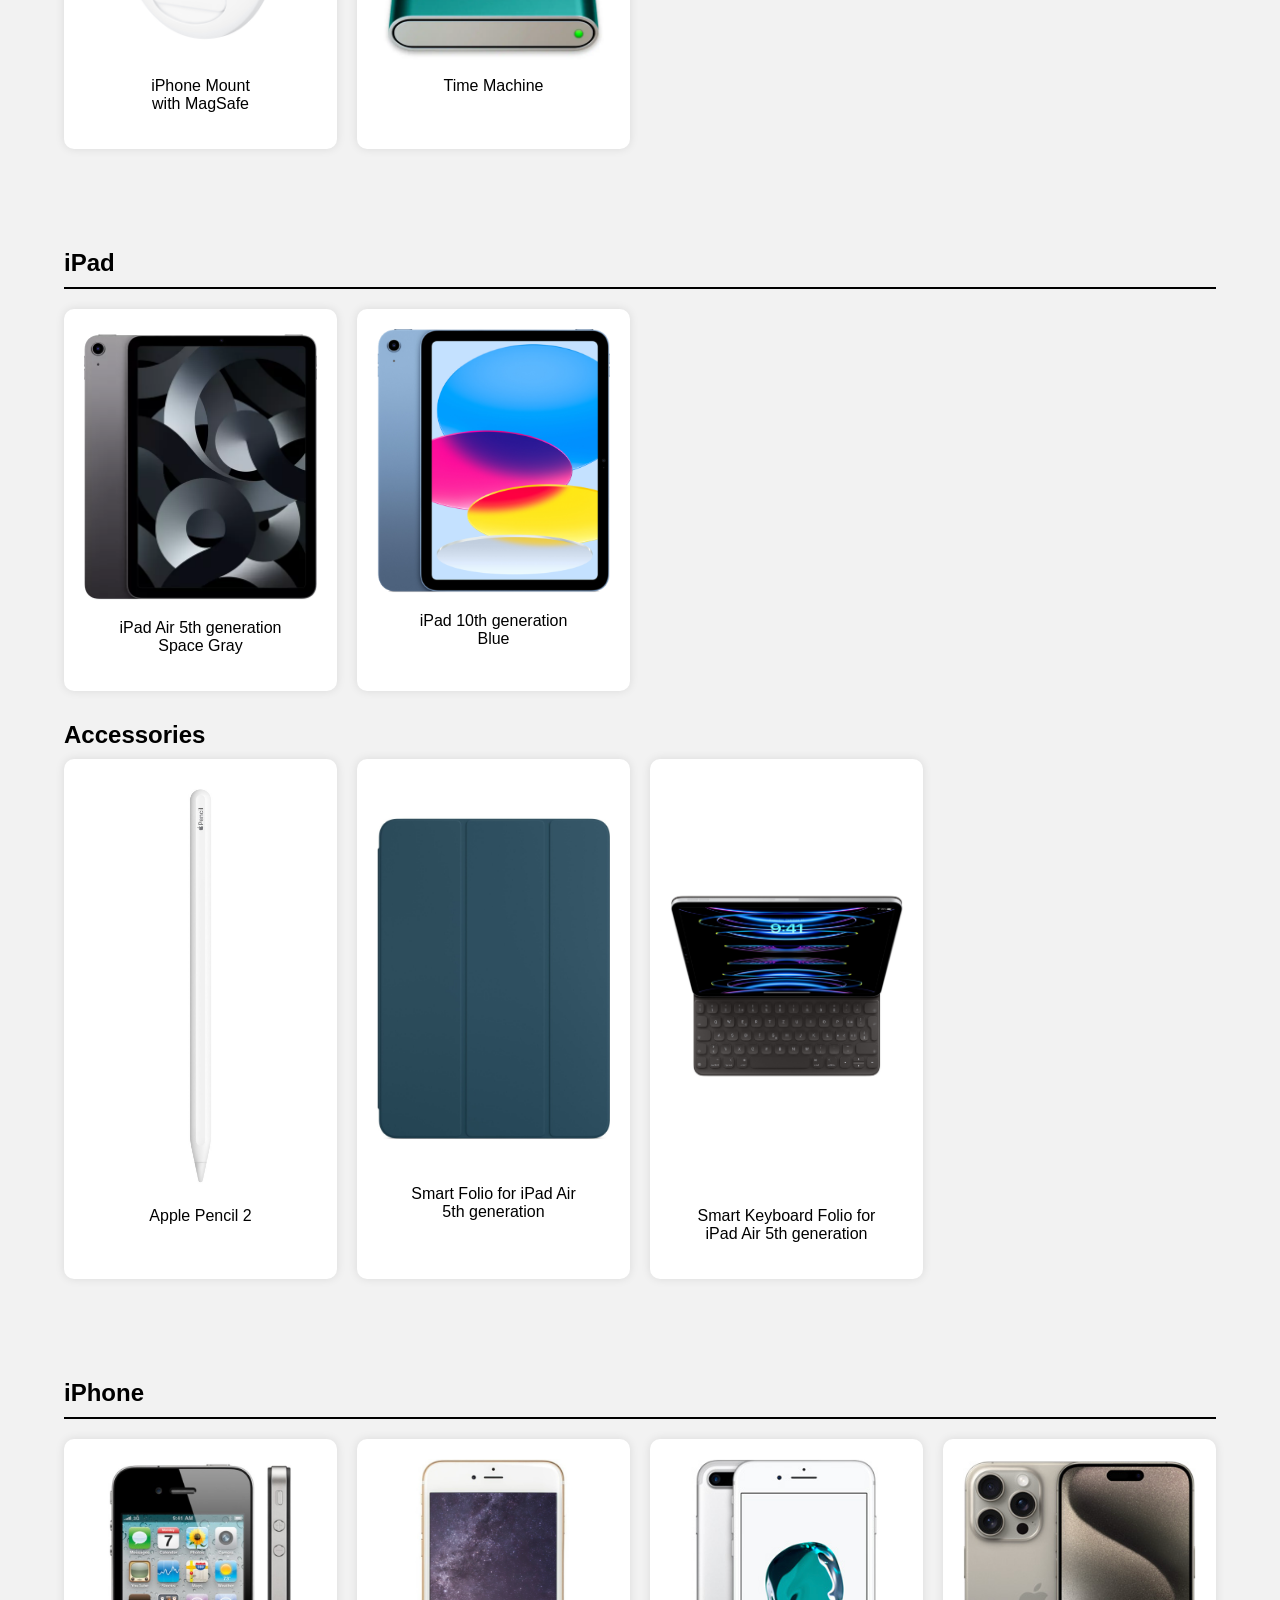
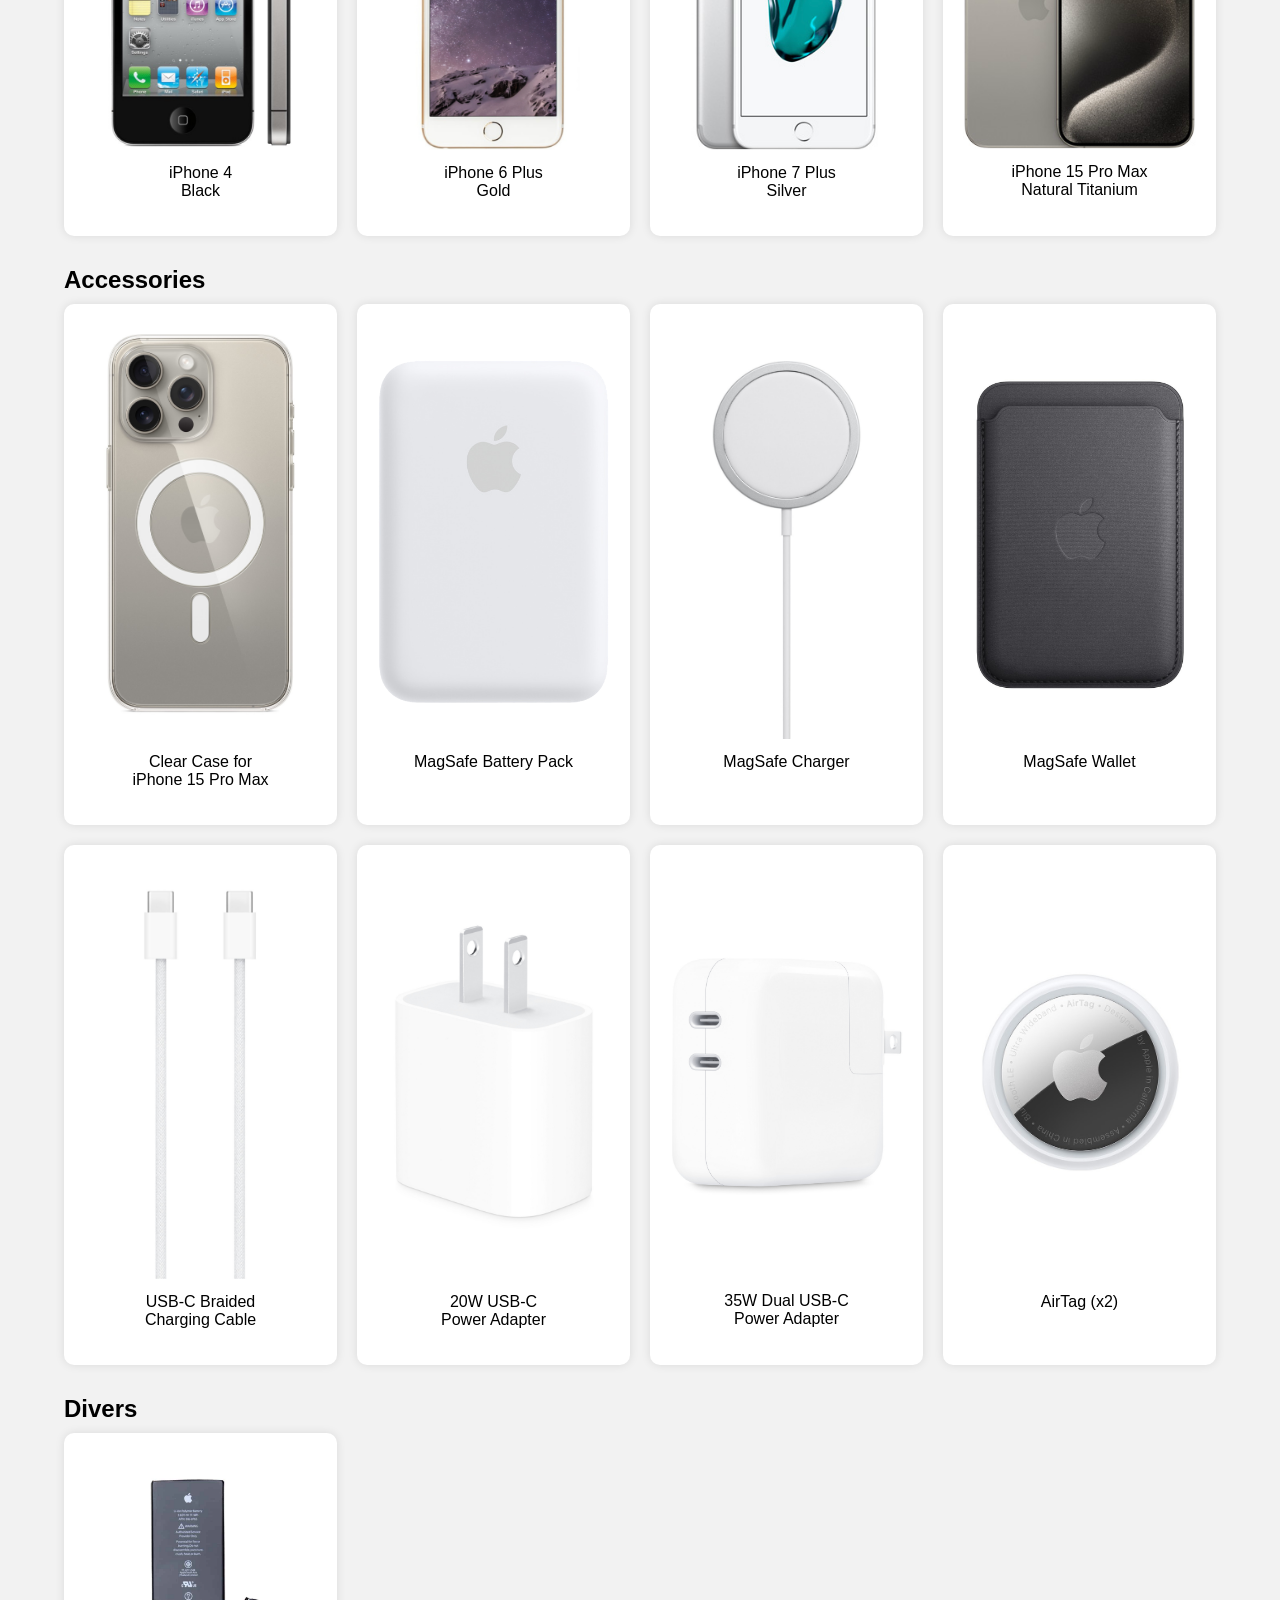
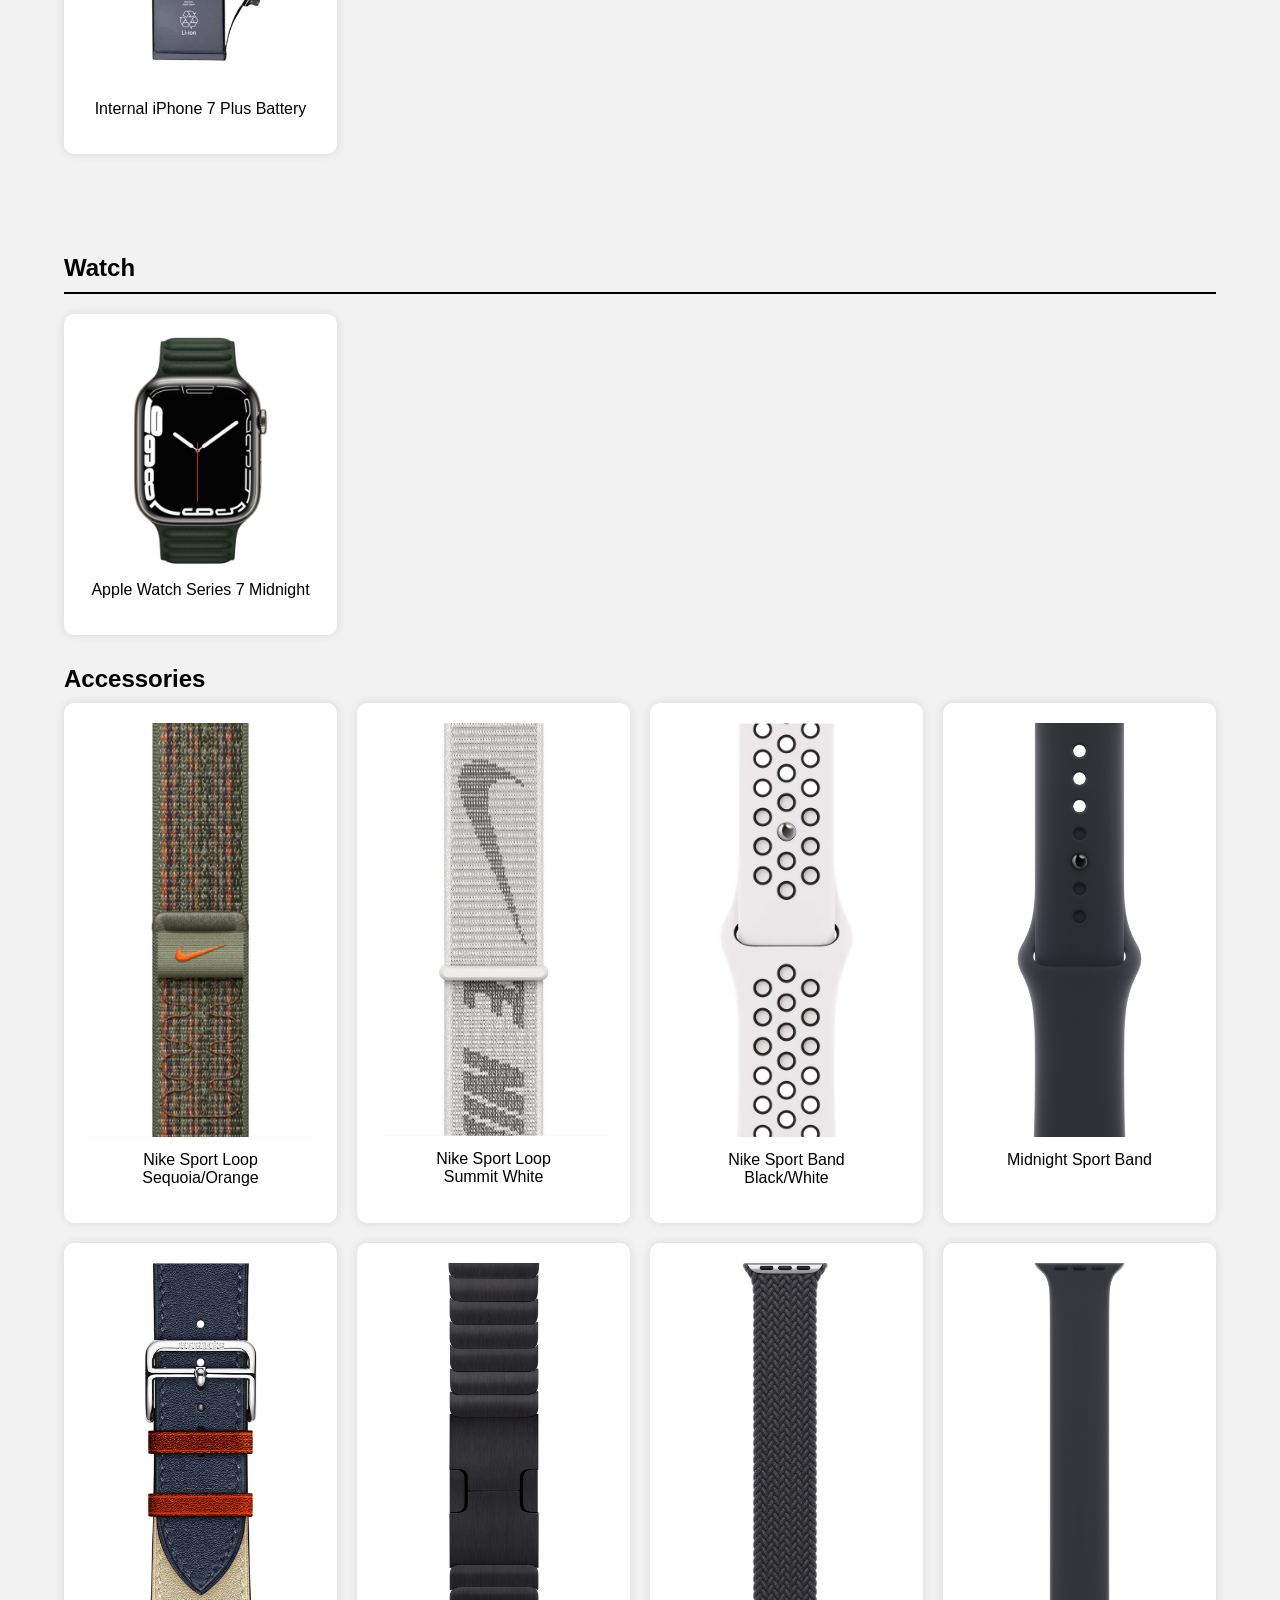
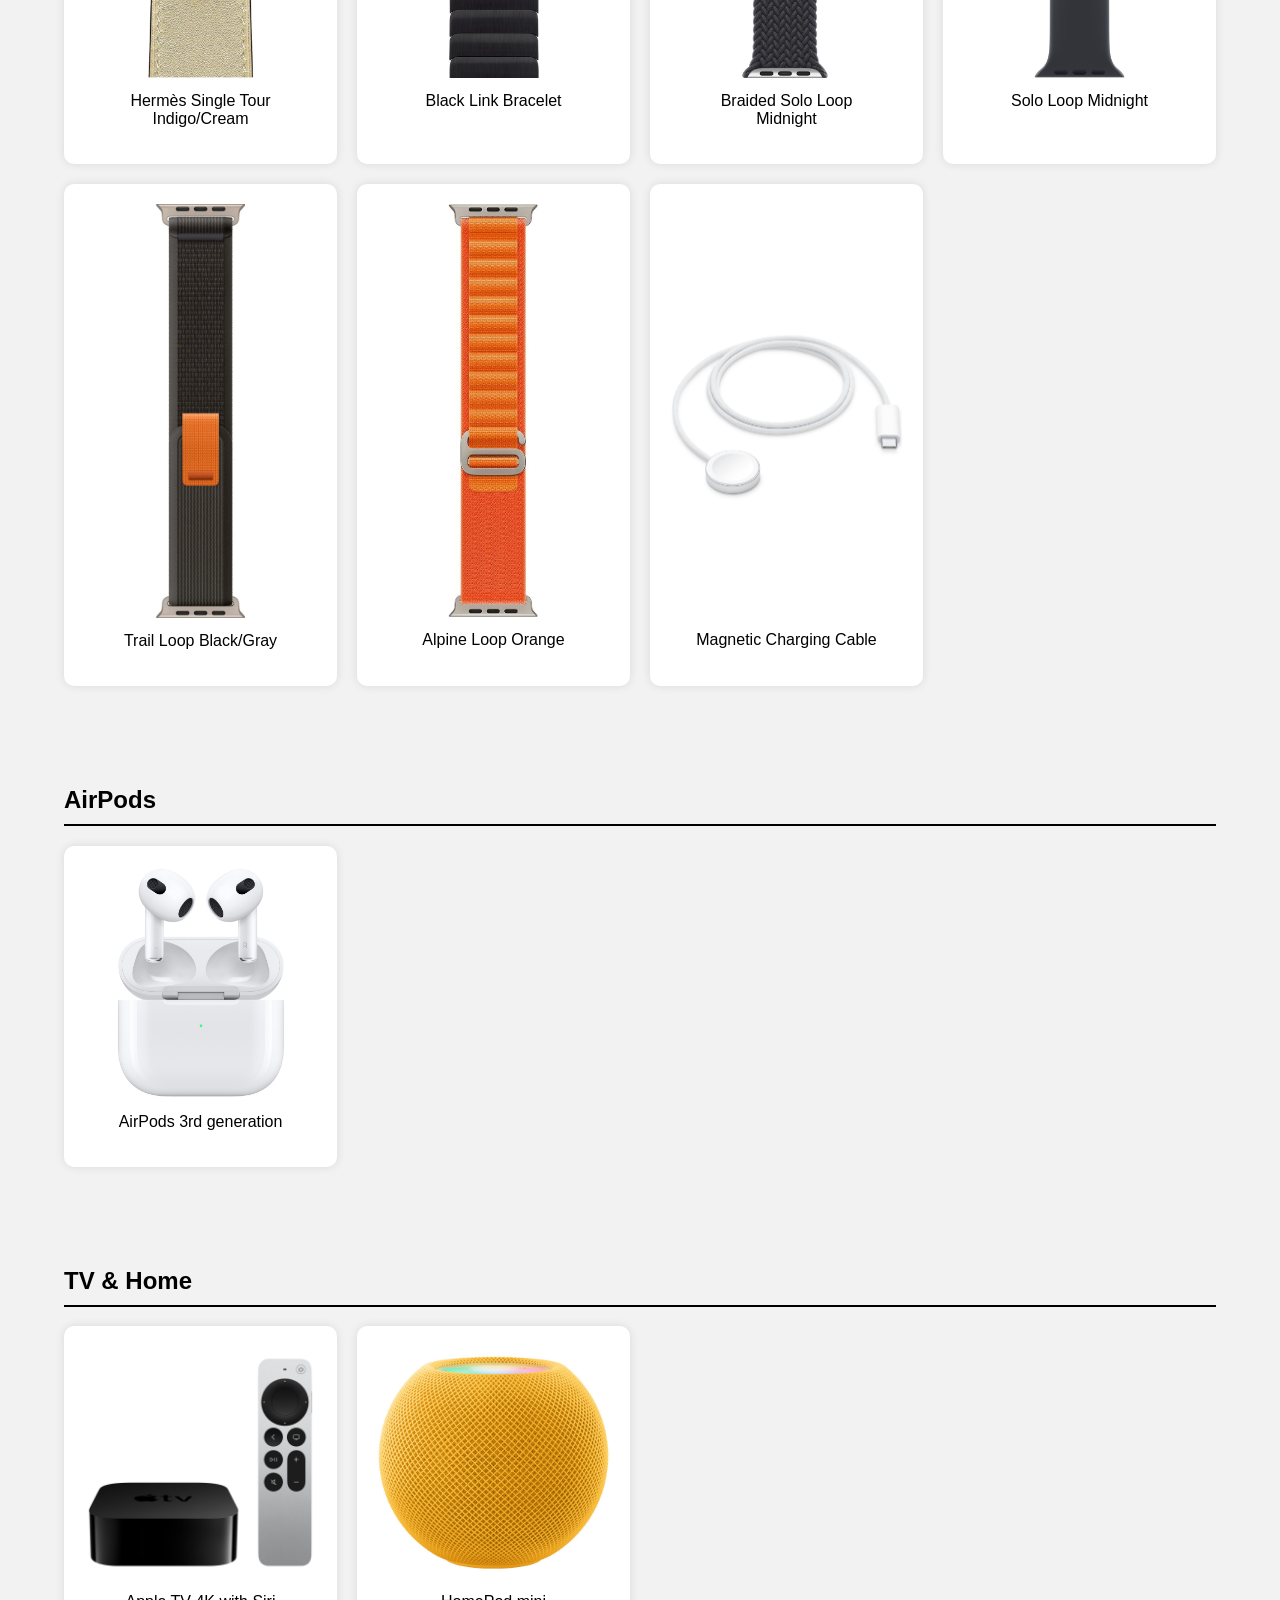
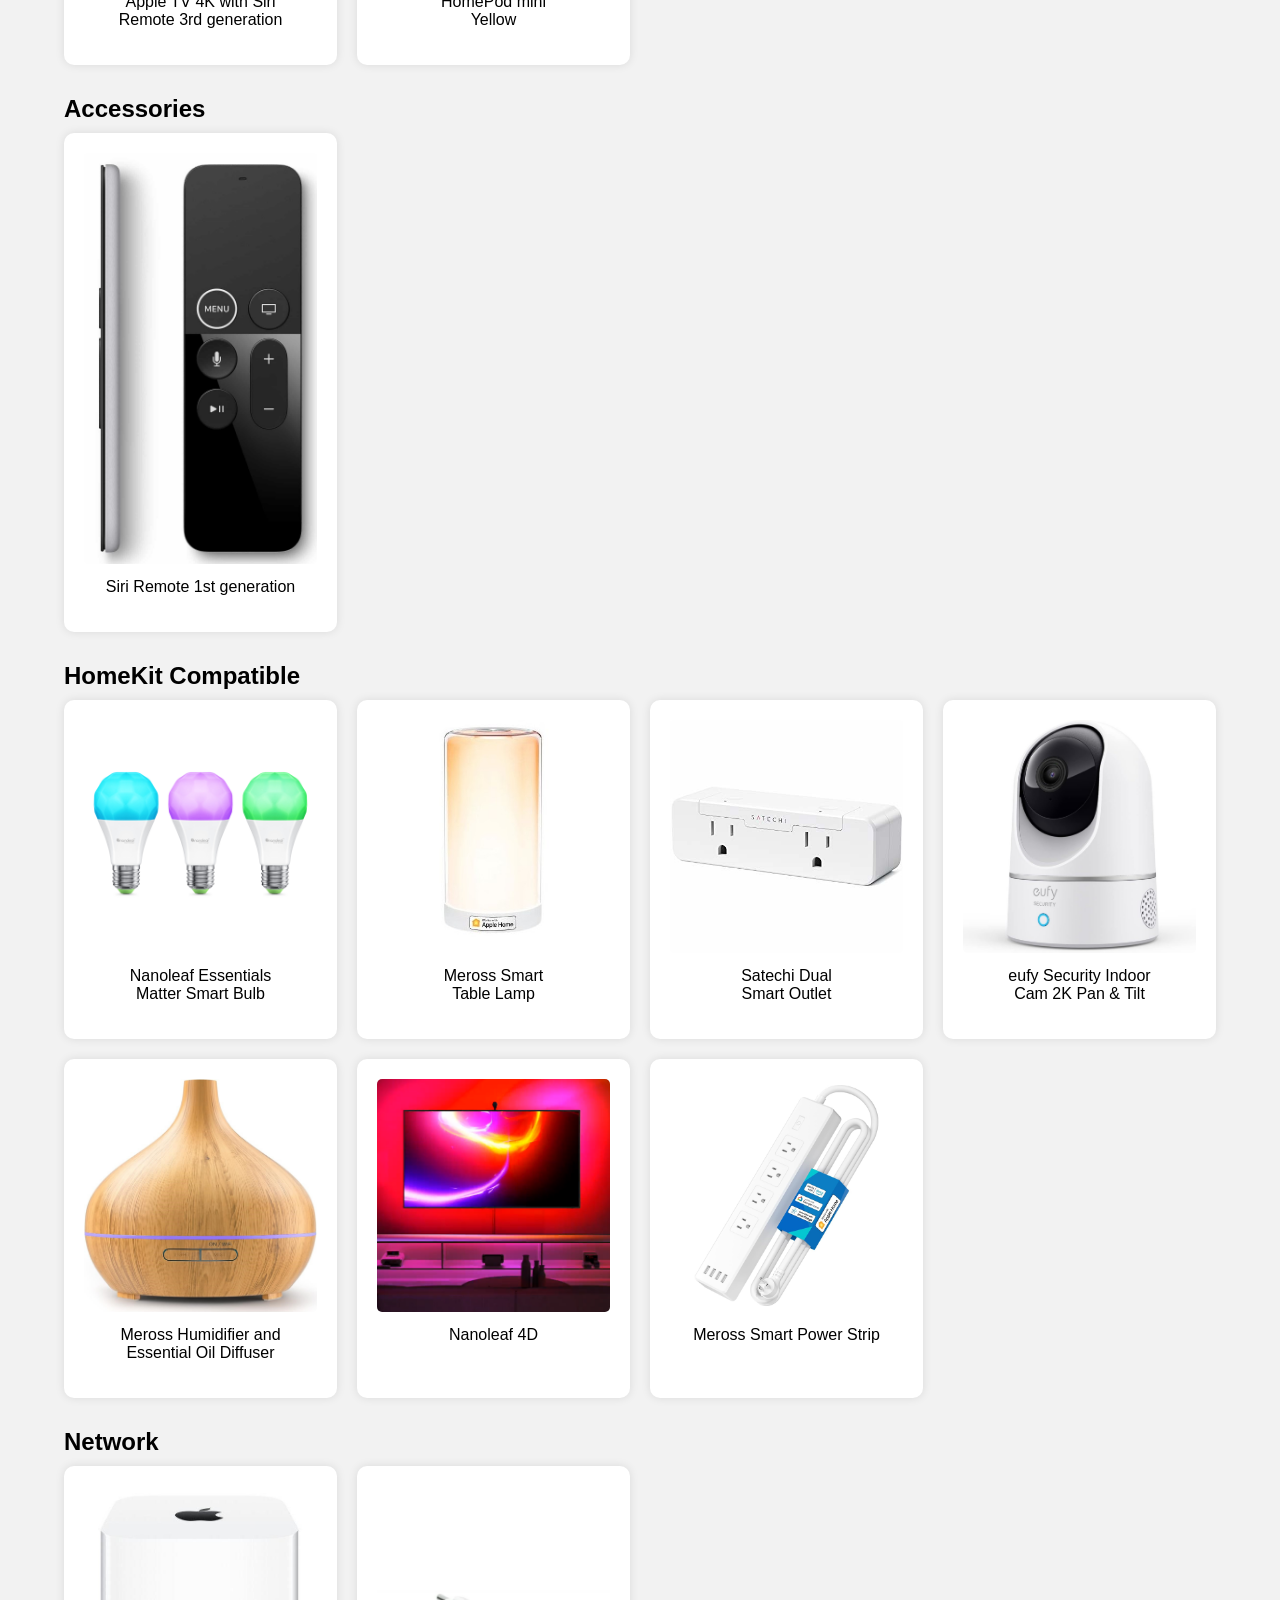
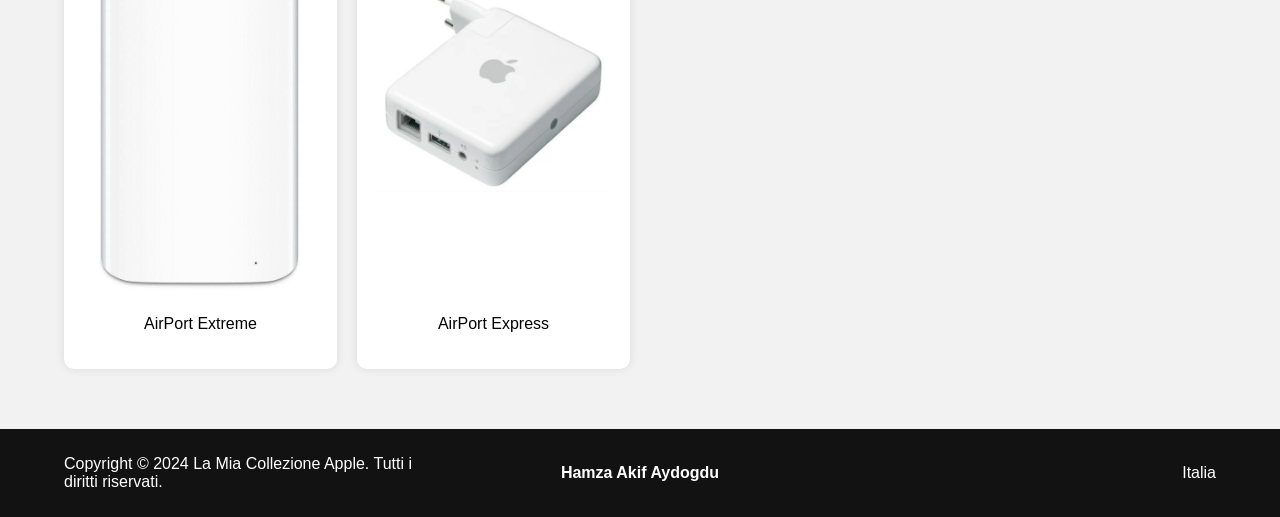
<file: index_it.html>
<!DOCTYPE html>
<html lang="it">
    <head>
        <meta charset="UTF-8">
        <meta name="viewport" content="width=device-width, initial-scale=1.0">
        <title>La Mia Collezione Apple</title>
        <link rel="stylesheet" href="styles/styles.css">
        <link rel="shortcut icon" href="images/favicon.ico" type="image/x-icon">
        <link rel="apple-touch-icon" href="images/favicon.ico" type="image/x-icon">
        <link rel="icon" href="images/favicon.ico" type="image/x-icon">

        <script>
            function openTab() {
                var newWindow = window.open("images/kiz_baddest_4K.jpg", "_blank");
                newWindow.document.write('<html lang="en"><head><meta charset="UTF-8"><meta name="viewport" content="width=device-width, initial-scale=1.0"><title>K/DA</title><link rel="stylesheet" href="styles/styles_of_kiz.css"><link rel="shortcut icon" href="images/kiz.ico" type="image/x-icon"></head><body><div class="image-container"><img src="images/kiz_baddest_4K.jpg" alt="Image K/DA"></div></body></html>');
                newWindow.document.close();
            }
        </script>
    </head>

    <body>
        <div class="page-container">
            <header>
                <div class="container-logo">
                    <div class="logo">
                        <img src="images/Apple_logo_white.png" alt="Apple Logo">
                    </div>

                    <div class="title">
                        <h1>La Mia Collezione Apple</h1>
                    </div>
                </div>

                <nav>
                    <div class="container-nav">
                        <ul>
                            <li><a href="https://apple.com/it/" target="_blank">Store</a></li>
                            <li><a href="#mac">Mac</a></li>
                            <li><a href="#ipad">iPad</a></li>
                            <li><a href="#iphone">iPhone</a></li>
                            <li><a href="#watch">Watch</a></li>
                            <li><a href="#airpods">AirPods</a></li>
                            <li><a href="#tvetmaison">TV e Casa</a></li>
                        </ul>
                    </div>
                </nav>
            </header>

            <main class="content-wrap">
                <!-- Mac -->
                <section id="mac" class="section">
                    <div class="container">
                        <h2>Mac</h2>

                        <div class="grid">
                            <div class="product" title="iMac 27 pollici metà 2011, argento">
                                <a href="https://support.apple.com/it-it/112569" target="_blank">
                                    <img src="images/mac/imac-27.jpeg" alt='Image iMac 27" metà 2011'>
                                </a>
                                <p>iMac 27" metà 2011</p>
                            </div>

                            <div class="product" title="MacBook Pro 16 pollici 2019, Grigio siderale">
                                <a href="https://support.apple.com/it-it/111932" target="_blank">
                                    <img src="images/mac/macbookpro.jpeg" alt='Image MacBook Pro 16" 2019'>
                                </a>
                                <p>MacBook Pro 16" 2019 <br> Grigio siderale</p>
                            </div>

                            <div class="product" title="MacBook Air 15 Inches 2025, Sky Blue">
                                <a href="https://support.apple.com/it-it/122210" target="_blank">
                                    <img src="images/mac/macbook-air-blue-15.jpeg" alt='Image MacBook Air 15" 2025'>
                                </a>
                                <p>MacBook Air 15" 2025 <br> Azzurro Cielo</p>
                            </div>
                        </div>

                        <nav>
                            <ul>
                                <li>
                                    <b>Accessories</b>
                                </li>
                            </ul>
                        </nav>

                        <div class="grid">
                            <div class="product" title="The Magic Keyboard with numeric keypad is an extended keyboard with navigation keys for fast scrolling and standard-size arrow keys for gaming. Its scissor mechanism guarantees stability and typing precision, while its low profile ensures comfort of use. The numeric keypad is perfect for financial tasks, and with its built-in long-life battery, it remains operational for at least a month between charges.">
                                <a href="https://www.apple.com/it/shop/product/MQ052SM/A/magic-keyboard-with-numeric-keypad-swiss" target="_blank">
                                    <img src="images/mac/accessoires/magic_keyboard2.jpeg" alt="Image Magic keyboard">
                                </a>
                                <p>Magic Keyboard 2 <br> with Numeric Keypad</p>
                            </div>

                            <div class="product" title="Cordless and rechargeable, Magic Mouse 2 offers an optimized design for fluid navigation. Its Multi-Touch surface enables intuitive gestures such as swiping between web pages. Supplied with a woven USB-C to Lightning cable for recharging and connection, it connects automatically to your Mac as soon as it's unpacked, and offers around a month's autonomy.">
                                <a href="https://www.apple.com/it/shop/product/MK2E3AM/A/magic-mouse-white-multi-touch-surface" target="_blank">
                                    <img src="images/mac/accessoires/magic_mouse2.jpeg" alt="Image Magic mouse">
                                </a>
                                <p>Magic Mouse 2</p>
                            </div>

                            <div class="product" title="Lightning to USB-C woven cable (Available only with Magic Mouse, Magic Trackpad and Magic Keyboard accessories)">
                                <a href="https://www.apple.com/it/shop/product/MK2E3AM/A/magic-mouse-white-multi-touch-surface" target="_blank">
                                    <img src="images/mac/accessoires/cable lightning to usb-c tressée.jpeg" alt="Image Lightning to USB-C woven cable">
                                </a>
                                <p>Lightning to USB-C <br> Braided Cable</p>
                            </div>

                            <div class="product" title="USB-C to USB-C cable (2m)">
                                <a href="https://www.apple.com/it/shop/product/MYQT3AM/A/240w-usb-c-charge-cable-2-m" target="_blank">
                                    <img src="images/mac/accessoires/usb-c_to_usb-c_(2m).jpeg" alt="Image USB-C to USB-C cable (2m)">
                                </a>
                                <p>USB-C to USB-C <br> Cable (2m)</p>
                            </div>

                            <div class="product" title="USB-C to MagSafe 3 cable (2m) - Sky Blue">
                                <a href="https://www.apple.com/it/shop/product/MDF14AM/A/usb-c-to-magsafe-3-cable-2-m-sky-blue" target="_blank">
                                    <img src="images/mac/accessoires/cable_magsafe_3_bleu_ciel.jpeg" alt="Image USB-C to MagSafe 3 cable (2m) - Sky Blue">
                                </a>
                                <p>USB-C to MagSafe 3 <br> Cable (2m) - Sky Blue</p>
                            </div>

                            <div class="product" title="96W USB-C Power Adapter">
                                <a href="https://www.apple.com/it/shop/product/MW2L3AM/A/96w-usb-c-power-adapter" target="_blank">
                                    <img src="images/mac/accessoires/96w-usb-c-us-type-power-adapter.jpeg" alt="Image 96W USB-C Power Adapter">
                                </a>
                                <p>96W USB-C <br> Power Adapter</p>
                            </div>

                            <div class="product" title="70W USB-C Power Adapter">
                                <a href="https://www.apple.com/it/shop/product/MXN53AM/A/70W%20USB-C%20Power%20Adapter" target="_blank">
                                    <img src="images/mac/accessoires/70w-usb-c-us-type-power-adapter.jpeg" alt="Image 70W USB-C Power Adapter">
                                </a>
                                <p>70W USB-C <br> Power Adapter</p>
                            </div>

                            <div class="product" title="Made of a soft, non-abrasive material, the polishing cloth cleans any Apple display, including those with nano-texture glass, effectively and safely.">
                                <a href="https://www.apple.com/it/shop/product/MW693AM/A/polishing-cloth" target="_blank">
                                    <img src="images/mac/accessoires/polishing_cloth.jpeg" alt="Image Polishing Cloth">
                                </a>
                                <p>Polishing Cloth</p>
                            </div>

                            <div class="product" title="Securely attach the compatible iPhone with MagSafe to your MacBook to enjoy new Continuity Camera features on the latest version of macOS - a very handy solution for FaceTime calls.">
                                <a href="https://www.apple.com/it/shop/product/HQ642ZM/A/belkin-iphone-mount-with-magsafe-for-mac" target="_blank">
                                    <img src="images/mac/accessoires/belkin.jpeg" alt="Image Belkin iPhone Mount with MagSafe for Mac">
                                </a>
                                <p>iPhone Mount <br> with MagSafe</p>
                            </div>

                            <div class="product" title="Set up complete and safe backup of your Mac in a few minutes.">
                                <a href="https://support.apple.com/it-it/104984" target="_blank">
                                    <img src="images/mac/accessoires/Time Machine.webp" alt="Image Time Machine">
                                </a>
                                <p>Time Machine</p>
                            </div>
                        </div>
                    </div>
                </section>

                <!-- iPad -->
                <section id="ipad" class="section">
                    <div class="container">
                        <h2>iPad</h2>

                        <div class="grid">
                            <div class="product" title="iPad Air 11-inch (5th generation) with M1 chip, Space Gray">
                                <a href="https://support.apple.com/it-it/111887/" target="_blank">
                                    <img src="images/ipad/ipad_space_gray.webp" alt='Image iPad Air 5'>
                                </a>
                                <p>iPad Air 5th generation <br> Space Gray</p>
                            </div>

                            <div class="product" title="iPad 11-inch (10th generation) with A12 chip, Blue">
                                <a href="https://support.apple.com/it-it/111840/" target="_blank">
                                    <img src="images/ipad/ipad_10.webp" alt='Image iPad 10'>
                                </a>
                                <p>iPad 10th generation <br> Blue</p>
                            </div>
                        </div>

                        <nav>
                            <ul>
                                <li>
                                    <b>Accessories</b>
                                </li>
                            </ul>
                        </nav>

                        <div class="grid">
                            <div class="product" title="Smart Keyboard Folio for iPad Air 5th generation, Black">
                                <a href="https://www.apple.com/it/shop/product/MU8F2AM/A/apple-pencil-2nd-generation" target="_blank">
                                    <img src="images/ipad/accessoires/pencil.jpeg" alt="Image Pencil 2">
                                </a>
                                <p>Apple Pencil 2</p>
                            </div>

                            <div class="product" title="Smart Folio for iPad Air 5th generation, Marine Blue">
                                <a href="https://www.apple.com/it/shop/product/MNA73ZM/A/smart-folio-for-ipad-air-5th-generation-marine-blue" target="_blank">
                                    <img src="images/ipad/accessoires/Smart_folio.jpeg" alt="Image Smart Folio">
                                </a>
                                <p>Smart Folio for iPad Air <br> 5th generation</p>
                            </div>

                            <div class="product" title="Smart Keyboard Folio for iPad Pro 11-inch (4th generation) and iPad Air 11-inch (M2), Swiss">
                                <a href="https://www.apple.com/it/shop/product/MXNK2SM/A/smart-keyboard-folio-for-ipad-pro-11-inch-4th-generation-and-ipad-air-11-inch-m2-swiss" target="_blank">
                                    <img src="images/ipad/accessoires/Smart_keyboard_folio.jpeg" alt="Image Smart Keyboard Folio">
                                </a>
                                <p>Smart Keyboard Folio for <br> iPad Air 5th generation</p>
                            </div>
                        </div>
                    </div>
                </section>

                <!-- iPhone -->
                <section id="iphone" class="section">
                    <div class="container">
                        <h2>iPhone</h2>

                        <div class="grid">
                            <div class="product" title="iPhone 4, Black, featuring a 3.5-inch Retina display, A4 chip, and a 5MP camera with LED flash for capturing stunning photos and videos.">
                                <a href="https://support.apple.com/it-it/112562" target="_blank">
                                    <img src="images/iphone/iphone4.jpg" alt="Image iPhone 4">
                                </a>
                                <p>iPhone 4 <br> Black</p>
                            </div>

                            <div class="product" title="iPhone 6 Plus, Gold, featuring a 5.5-inch Retina HD display, A8 chip, and an 8MP iSight camera for stunning photos and videos.">
                                <a href="https://support.apple.com/it-it/111940" target="_blank">
                                    <img src="images/iphone/iphone6plus.png" alt="Image iPhone 6 Plus">
                                </a>
                                <p>iPhone 6 Plus <br> Gold</p>
                            </div>

                            <div class="product" title="iPhone 7 Plus, Silver, featuring a 5.5-inch Retina HD display, A10 Fusion chip, and dual 12MP cameras for stunning photos and videos.">
                                <a href="https://support.apple.com/it-it/111953" target="_blank">
                                    <img src="images/iphone/iphone7plus.png" alt="Image iPhone 7 Plus">
                                </a>
                                <p>iPhone 7 Plus <br> Silver</p>
                            </div>

                            <div class="product" title="iPhone 15 Pro Max, Natural Titanium, featuring a 6.7-inch Super Retina XDR display, A17 Pro chip, and advanced camera system with ProRAW and ProRes video capabilities.">
                                <a href="https://support.apple.com/it-it/111828" target="_blank">
                                    <img src="images/iphone/iphone15promax.png" alt="Image iPhone 15 Pro Max">
                                </a>
                                <p>iPhone 15 Pro Max <br> Natural Titanium</p>
                            </div>
                        </div>

                        <nav>
                            <ul>
                                <li>
                                    <b>Accessories</b>
                                </li>
                            </ul>
                        </nav>

                        <div class="grid">
                            <div class="product" title="Clear Case with MagSafe for iPhone 15 Pro Max, designed to protect your device while showcasing its design. It features MagSafe compatibility for easy attachment of accessories and wireless charging. The case is made from durable materials that provide reliable protection against scratches and minor drops.">
                                <a href="https://www.apple.com/it/shop/product/MT233ZM/A/clear-case-with-magsafe-for-iphone-15-pro-max" target="_blank">
                                    <img src="images/iphone/accessoires/clear_case.jpeg" alt="Image Clear Case iPhone 15 Pro Max">
                                </a>
                                <p>Clear Case for <br> iPhone 15 Pro Max</p>
                            </div>

                            <div class="product" title="MagSafe Battery Pack is a portable battery that attaches magnetically to the back of your iPhone, providing extra power on the go. It features a sleek design and is compatible with MagSafe-enabled iPhones, allowing for easy attachment and charging. The battery pack can be charged wirelessly or via a Lightning cable, and it provides up to 70% additional battery life.">
                                <a href="https://support.apple.com/it-it/111857" target="_blank">
                                    <img src="images/iphone/accessoires/magsafe_battery_pack.png" alt="Image MagSafe Battery Pack">
                                </a>
                                <p>MagSafe Battery Pack</p>
                            </div>

                            <div class="product" title="MagSafe Charger, 1 m">
                                <a href="https://www.apple.com/it/shop/product/MX6X3LL/A/magsafe-charger-1-m" target="_blank">
                                    <img src="images/iphone/accessoires/magsafe.jpeg" alt="Image MagSafe Charger">
                                </a>
                                <p>MagSafe Charger</p>
                            </div>

                            <div class="product" title="MagSafe Wallet with MagSafe, Black">
                                <a href="https://www.apple.com/it/shop/product/MA6W4ZM/A/iphone-finewoven-wallet-with-magsafe-black" target="_blank">
                                    <img src="images/iphone/accessoires/magsafe_wallet.jpeg" alt="Image MagSafe Wallet">
                                </a>
                                <p>MagSafe Wallet</p>
                            </div>

                            <div class="product" title="USB-C Braided Charging Cable (1 m)">
                                <a href="https://www.apple.com/it/shop/product/MQKJ3AM/A/60w-usb-c-charge-cable-1-m" target="_blank">
                                    <img src="images/iphone/accessoires/usbc_cable.jpeg" alt="Image USB-C Braided Cable">
                                </a>
                                <p>USB-C Braided <br> Charging Cable</p>
                            </div>

                            <div class="product" title="20W USB-C Power Adapter">
                                <a href="https://www.apple.com/it/shop/product/MUVV3ZM/A/20w-usb-c-power-adapter" target="_blank">
                                    <img src="images/iphone/accessoires/PW adapter.jpeg" alt="Image 20W Power Adapter">
                                </a>
                                <p>20W USB-C <br> Power Adapter</p>
                            </div>

                            <div class="product" title="35W Dual USB-C Power Adapter">
                                <a href="https://www.apple.com/it/shop/product/MW2K3AM/A/35w-dual-usb-c-port-power-adapter" target="_blank">
                                    <img src="images/iphone/accessoires/usbc_35w_dual_port_power_adapter.jpeg" alt="Image 35W Dual USB-C Power Adapter">
                                </a>
                                <p>35W Dual USB-C <br> Power Adapter</p>
                            </div>

                            <div class="product" title="AirTag is a small, coin-sized device that helps you keep track of your belongings. It uses Bluetooth technology to connect to your iPhone or iPad, allowing you to locate lost items through the Find My app. AirTag features Precision Finding, which provides accurate directions to your lost item, and it can also play a sound to help you find it.">
                                <a href="https://www.apple.com/airtag/" target="_blank">
                                    <img src="images/iphone/accessoires/airtag.jpeg" alt="Image AirTag">
                                </a>
                                <p>AirTag (x2)</p>
                            </div>
                        </div>

                        <nav>
                            <ul>
                                <li>
                                    <b>Divers</b>
                                </li>
                            </ul>
                        </nav>

                        <div class="grid">
                            <div class="product" title="Internal iPhone 7 Plus Battery">
                                <img src="images/iphone/accessoires/divers/Batterie-originale-pour-iPhone-7-Plus.jpeg" alt="Image Internal Battery iPhone 7 Plus">
                                <p>Internal iPhone 7 Plus Battery</p>
                            </div>
                        </div>
                    </div>
                </section>

                <!-- Apple Watch -->
                <section id="watch" class="section">
                    <div class="container">
                        <h2>Watch</h2>

                        <div class="grid">
                            <div class="product" title="Apple Watch Series 7 Midnight, 45mm, Aluminum Case with Midnight Sport Band">
                                <a href="https://support.apple.com/it-it/111909" target="_blank">
                                    <img src="images/watch/apple_watch_series7.png" alt='Image Apple Watch Series 7'>
                                </a>
                                <p>Apple Watch Series 7 Midnight</p>
                            </div>
                        </div>

                        <nav>
                            <ul>
                                <li>
                                    <b>Accessories</b>
                                </li>
                            </ul>
                        </nav>

                        <div class="grid">
                            <div class="product" title="Apple Watch Nike Sport Loop 46mm, Sequoia/Orange, Size M/L">
                                <a href="https://www.apple.com/it/shop/product/MXU33AM/A/46mm-green-grey-nike-sport-loop" target="_blank">
                                    <img src="images/watch/accessoires/sequoia_nike_loop.jpg" alt="Image Nike Sport Loop Sequoia/Orange">
                                </a>
                                <p>Nike Sport Loop <br> Sequoia/Orange</p>
                            </div>

                            <div class="product" title="Apple Watch Nike Sport Loop 46mm, Summit White, Size M/L">
                                <a href="https://www.apple.com/it/shop/product/MXL53AM/A/46mm-blue-cloud-sport-loop" target="_blank">
                                    <img src="images/watch/accessoires/boucle sport nike.jpg" alt="Image Nike Sport Loop Summit White">
                                </a>
                                <p>Nike Sport Loop <br> Summit White</p>
                            </div>

                            <div class="product" title="Apple Watch Nike Sport Band 46mm, Pure Platinum/Black, Size M/L">
                                <a href="https://www.apple.com/it/shop/product/MYL53AM/A/46mm-pure-platinum-nike-sport-band-m-l" target="_blank">
                                    <img src="images/watch/accessoires/nike_loop.jpg" alt="Image Nike Sport Band">
                                </a>
                                <p>Nike Sport Band <br> Black/White</p>
                            </div>

                            <div class="product" title="Apple Watch Sport Band 46mm, Midnight, Size M/L">
                                <a href="https://www.apple.com/it/shop/product/MXM43AM/A/46mm-black-sport-band-m-l" target="_blank">
                                    <img src="images/watch/accessoires/boucle_sport_minuit.jpeg" alt='Image Midnight Sport Band'>
                                </a>
                                <p>Midnight Sport Band</p>
                            </div>

                            <div class="product" title="Apple Watch Hermès Single Tour Band 45mm, Bleu Céleste/Écru, Toile H">
                                <a href="https://www.apple.com/it/shop/product/MWNW3AM/A/apple-watch-herm%C3%A8s-45mm-bleu-c%C3%A9leste-%C3%A9cru-toile-h-single-tour" target="_blank">
                                    <img src="images/watch/accessoires/hermes.jpg" alt="Image Hermès Single Tour Band">
                                </a>
                                <p>Hermès Single Tour <br> Indigo/Cream</p>
                            </div>

                            <div class="product" title="Apple Watch Link Bracelet 46mm, Slate, Stainless Steel">
                                <a href="https://www.apple.com/it/shop/product/MXMK3AM/A/46mm-slate-link-bracelet" target="_blank">
                                    <img src="images/watch/accessoires/bracelet_maillons.jpeg" alt="Image Link Bracelet">
                                </a>
                                <p>Black Link Bracelet</p>
                            </div>

                            <div class="product" title="Apple Watch Braided Solo Loop 46mm, Midnight, Size 8">
                                <a href="https://www.apple.com/it/shop/product/MY303AM/A/46mm-midnight-braided-solo-loop-size-8" target="_blank">
                                    <img src="images/watch/accessoires/boucle_unique_tressée.jpeg" alt="Image Braided Solo Loop">
                                </a>
                                <p>Braided Solo Loop <br> Midnight</p>
                            </div>

                            <div class="product" title="Apple Watch Solo Loop 46mm, Black, Size 8">
                                <a href="https://www.apple.com/it/shop/product/MYAF3AM/A/46mm-black-solo-loop-size-8" target="_blank">
                                    <img src="images/watch/accessoires/boucle_unique.jpeg" alt="Image Solo Loop Midnight">
                                </a>
                                <p>Solo Loop Midnight</p>
                            </div>

                            <div class="product" title="Apple Watch Trail Loop 49mm, Black/Gray, Medium, Natural Titanium Finish">
                                <a href="https://www.apple.com/it/shop/product/MXTR3AM/A/49mm-black-trail-loop-m-l-natural-titanium-finish" target="_blank">
                                    <img src="images/watch/accessoires/loop_trail.jpg" alt="Image Trail Loop Black/Gray">
                                </a>
                                <p>Trail Loop Black/Gray</p>
                            </div>

                            <div class="product" title="Apple Watch Alpine Loop 49mm, Tan, Medium, Natural Titanium Finish">
                                <a href="https://www.apple.com/it/shop/product/MXN23AM/A/49mm-tan-alpine-loop-medium-natural-titanium-finish" target="_blank">
                                    <img src="images/watch/accessoires/alpine_loop.jpg" alt="Image Alpine Loop Orange">
                                </a>
                                <p>Alpine Loop Orange</p>
                            </div>

                            <div class="product" title="Apple Watch Magnetic Fast Charger to USB-C Cable (1 m)">
                                <a href="https://www.apple.com/it/shop/product/MT0H3AM/A/apple-watch-magnetic-fast-charger-to-usb-c-cable-1-m" target="_blank">
                                    <img src="images/watch/accessoires/charging_cable.jpeg" alt="Image Magnetic Charging Cable">
                                </a>
                                <p>Magnetic Charging Cable</p>
                            </div>
                        </div>
                    </div>
                </section>

                <!-- AirPods -->
                <section id="airpods" class="section">
                    <div class="container">
                        <h2>AirPods</h2>

                        <div class="grid">
                            <div class="product" title="AirPods Pro 2nd generation with MagSafe Charging Case, featuring Active Noise Cancellation, Transparency mode, and Adaptive Transparency for an immersive audio experience.">
                                <a href="https://support.apple.com/it-it/111863" target="_blank">
                                    <img src="images/airpods/airpods3.jpeg" alt='Image AirPods 3'>
                                </a>
                                <p>AirPods 3rd generation</p>
                            </div>
                        </div>
                    </div>
                </section>

                <!-- TV & Home -->
                <section id="tvetmaison" class="section">
                    <div class="container">
                        <h2>TV &amp; Home</h2>

                        <div class="grid">
                            <div class="product" title="Apple TV 4K is a streaming device that allows you to watch your favorite shows, movies, and more in stunning 4K HDR quality. It features Siri voice control, allowing you to search for content, control playback, and access information hands-free. Apple TV 4K also supports Apple Arcade for gaming and Apple Fitness+ for workouts.">
                                <a href="https://support.apple.com/it-it/111922" target="_blank">
                                    <img src="images/tv/tv.png" alt='Image Apple TV 4K'>
                                </a>
                                <p>Apple TV 4K with Siri <br> Remote 3rd generation</p>
                            </div>

                            <div class="product" title="HomePod mini is a smart speaker that delivers high-fidelity audio and integrates seamlessly with your Apple devices. It features Siri voice control, allowing you to play music, control smart home devices, and access information hands-free. HomePod mini also supports multi-room audio and can be paired with other HomePod mini speakers for an immersive sound experience.">
                                <a href="https://www.apple.com/homepod-mini/specs/" target="_blank">
                                    <img src="images/homepod/homepodmini_yellow.jpg" alt='Image HomePod mini'>
                                </a>
                                <p>HomePod mini <br> Yellow</p>
                            </div>
                        </div>

                        <nav>
                            <ul>
                                <li>
                                    <b>Accessories</b>
                                </li>
                            </ul>
                        </nav>

                        <div class="grid">
                            <div class="product" title="Siri Remote 1st generation for Apple TV 4K and Apple TV HD">
                                <a href="https://support.apple.com/it-it/103233" target="_blank">
                                    <img src="images/tv/accessoires/apple-siri-remote.jpg" alt="Image Siri Remote">
                                </a>
                                <p>Siri Remote 1st generation</p>
                            </div>
                        </div>

                        <nav>
                            <ul>
                                <li>
                                    <b>HomeKit Compatible</b>
                                </li>
                            </ul>
                        </nav>

                        <div class="grid">
                            <div class="product" title="Nanoleaf Essentials Matter A19 Smart Bulb - Thread & Matter-Enabled Smart LED Light Bulb - White and Color (3 Pack)">
                                <a href="https://www.apple.com/it/shop/product/HQGL2ZM/A/Nanoleaf%20Essentials%20Matter%20A19%20Smart%20Bulb%20-%20Thread%20&%20Matter-Enabled%20Smart%20LED%20Light%20Bulb%20-%20White%20and%20Color%20(3%20Pack)" target="_blank">
                                    <img src="images/maison/Nanoleaf.jpeg" alt='Image Nanoleaf Light Bulb'>
                                </a>
                                <p>Nanoleaf Essentials <br> Matter Smart Bulb</p>
                            </div>

                            <div class="product" title="Meross Smart Table Lamp, Compatible with Apple HomeKit, Alexa, Google Assistant, SmartThings, Remote Control, Timer, Energy Monitoring, Dimmable LED Light">
                                <a href="https://www.amazon.com/dp/B08CKGXVL3?ref=cm_sw_r_cp_ud_dp_9DP0KJT2FCW7KMAJ5S3Q&ref_=cm_sw_r_cp_ud_dp_9DP0KJT2FCW7KMAJ5S3Q&social_share=cm_sw_r_cp_ud_dp_9DP0KJT2FCW7KMAJ5S3Q&th=1" target="_blank">
                                    <img src="images/maison/meross_lampe.jpeg" alt='Image Meross Smart Table Lamp'>
                                </a>
                                <p>Meross Smart <br> Table Lamp</p>
                            </div>

                            <div class="product" title="Satechi Dual Smart Outlet, Compatible with Apple HomeKit, Alexa, Google Assistant, SmartThings, Remote Control, Timer, Energy Monitoring, Surge Protector">
                                <a href="https://www.amazon.com/dp/B07RJ1Y1NT?ref=cm_sw_r_cp_ud_dp_HQRP39VV9QGW2AWMX8TM&ref_=cm_sw_r_cp_ud_dp_HQRP39VV9QGW2AWMX8TM&social_share=cm_sw_r_cp_ud_dp_HQRP39VV9QGW2AWMX8TM" target="_blank">
                                    <img src="images/maison/Satechi_dual_smart_outlet.jpeg" alt='Image Satechi Dual Smart Outlet'>
                                </a>
                                <p>Satechi Dual <br> Smart Outlet</p>
                            </div>

                            <div class="product" title="eufy Security Indoor Cam 2K Pan & Tilt, HomeKit Compatible, AI Human Detection, 2-Way Audio, Night Vision, Works with Apple HomeKit, Alexa and Google Assistant">
                                <a href="https://www.amazon.com/eufy-int%C3%A9rieure-d%C3%A9tection-Compatible-Assistants/dp/B086LBCQJL/ref=sr_1_5?__mk_fr_FR=%C3%85M%C3%85%C5%BD%C3%95%C3%91&crid=3D1LT5KY1PKZQ&dib=eyJ2IjoiMSJ9.[base64].nEsO4n9Qe5r7VERRQzZBJulPu4CePS3vqT3E4Ctb9dE&dib_tag=se&keywords=cam%C3%A9ra+connect%C3%A9e+homekit&qid=1713131025&sprefix=cam%C3%A9ra+connect%C3%A9e+homekit%2Caps%2C66&sr=8-5" target="_blank">
                                    <img src="images/maison/eufy camera pan&tilt.jpg" alt="Image eufy Security Indoor Camera">
                                </a>
                                <p>eufy Security Indoor <br> Cam 2K Pan & Tilt</p>
                            </div>

                            <div class="product" title="Meross Smart Humidifier and Essential Oil Diffuser, Compatible with Apple HomeKit, Alexa, Google Assistant, SmartThings, Remote Control, Timer, Ultrasonic Cool Mist Humidifier, 4L Water Tank">
                                <a href="https://www.amazon.fr/Diffuseur-Essentielles-Compatible-Humidificateur-Ultrasonique/dp/B09P55ZYJS/ref=sr_1_27?crid=MNWNTP7JK4KC&dib=eyJ2IjoiMSJ9.[base64].EQEh11RJ1ZqRw6h4s6EoegCa_-zgNld1IYcRjqjd_Bc&dib_tag=se&keywords=meross&qid=1715514632&sprefix=mer%2Caps%2C81&sr=8-27&th=1" target="_blank">
                                    <img src="images/maison/meross_humidificateur.jpg" alt="Image Meross Humidifier/Essential Oil Diffuser">
                                </a>
                                <p>Meross Humidifier and <br> Essential Oil Diffuser</p>
                            </div>

                            <div class="product" title="Nanoleaf 4D is a smart lighting system that enhances your home entertainment experience with immersive lighting effects synchronized to your screen.">
                                <a href="https://nanoleaf.me/en-US/products/nanoleaf-4d/?category=4D&version=v1&size=65" target="_blank">
                                    <img src="images/maison/Nanoleaf_4D.png" alt="Image Nanoleaf 4D">
                                </a>
                                <p>Nanoleaf 4D</p>
                            </div>

                            <div class="product" title="Meross Smart Plug with 4 AC Outlets and 4 USB Ports, Compatible with Apple HomeKit, Alexa, Google Assistant, SmartThings, Remote Control, Timer, Energy Monitoring, Surge Protector">
                                <a href="https://www.amazon.com/meross-Smart-Power-Strip-SmartThings/dp/B0BC1B7H4D?crid=2QO249JMSBRA0&dib=eyJ2IjoiMSJ9.[base64].sQBrh9CnOjRMu3cKBlkiwB616Ip8Lf5xhdLSO-rb2kU&dib_tag=se&keywords=meross&qid=1748195477&sprefix=meross%2Caps%2C197&sr=8-25&th=1" target="_blank">
                                    <img src="images/maison/meross_multiprise_us.jpg" alt="Image Meross Smart Power Strip">
                                </a>
                                <p>Meross Smart Power Strip</p>
                            </div>
                        </div>

                        <nav>
                            <ul>
                                <li>
                                    <b>Network</b>
                                </li>
                            </ul>
                        </nav>

                        <div class="grid">
                            <div class="product" title="AirPort Extreme is a wireless router designed by Apple, offering high-speed Wi-Fi connectivity and advanced networking features.">
                                <a href="https://support.apple.com/it-it/112419" target="_blank">
                                    <img src="images/airport/AirPort Extreme.jpg" alt='Image AirPort Extreme'>
                                </a>
                                <p>AirPort Extreme</p>
                            </div>

                            <div class="product" title="AirPort Express is a compact wireless router designed by Apple, offering high-speed Wi-Fi connectivity and AirPlay support.">
                                <a href="https://support.apple.com/it-it/112477" target="_blank">
                                    <img src="images/airport/AirPort Express.png" alt='Image AirPort Express'>
                                </a>
                                <p>AirPort Express</p>
                            </div>
                        </div>
                    </div>
                </section>
            </main>

            <footer>
                <div class="container">
                    <div class="copyright"><p>Copyright <a class="kiz_change-color" href="javascript:void(0)" onclick="openTab()">&copy;</a> 2024 La Mia Collezione Apple. Tutti i diritti riservati.</p></div>
                    
                    <div class="author">
                        <h4>Hamza Akif Aydogdu</h4>
                    </div>
                    
                    <div class="region">
                        <a href="regions.html">
                            <p>Italia</p>
                        </a>
                    </div>
                </div>
            </footer>
        </div>
    </body>
</html>
</file>
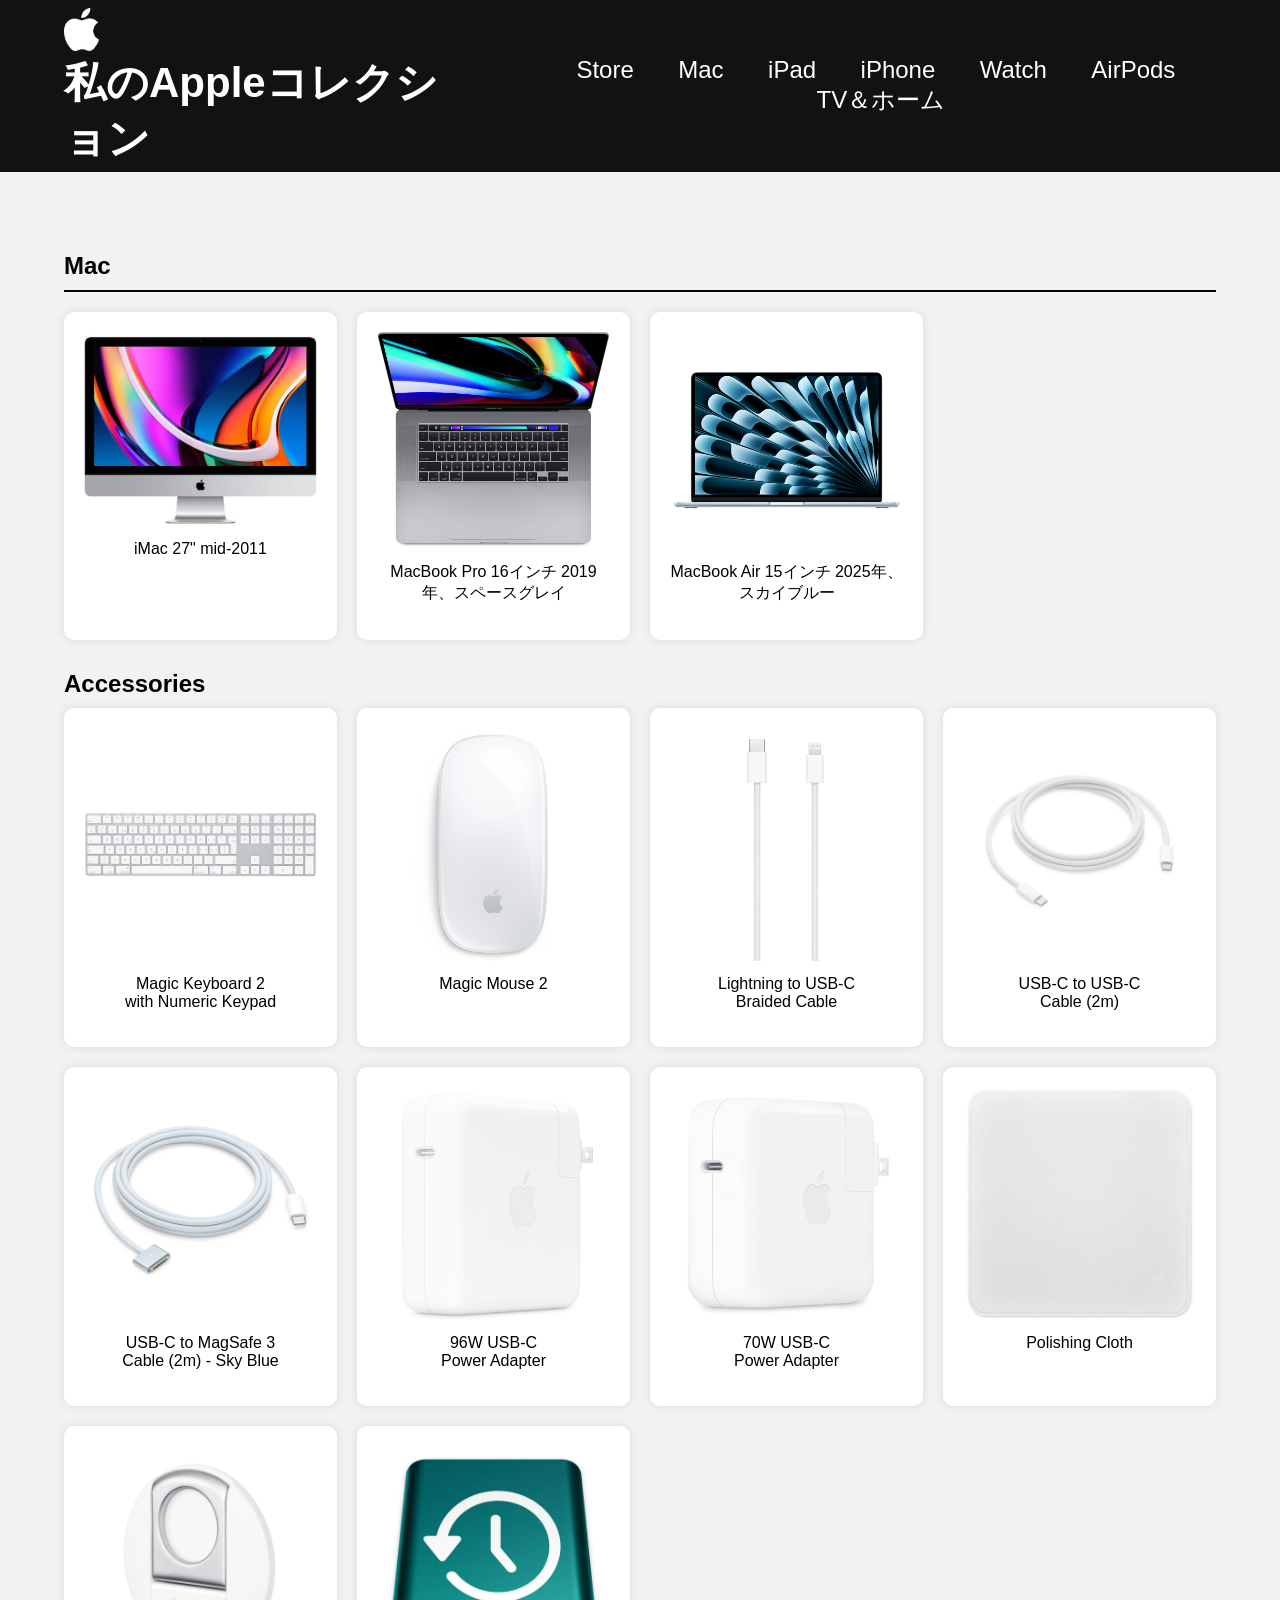
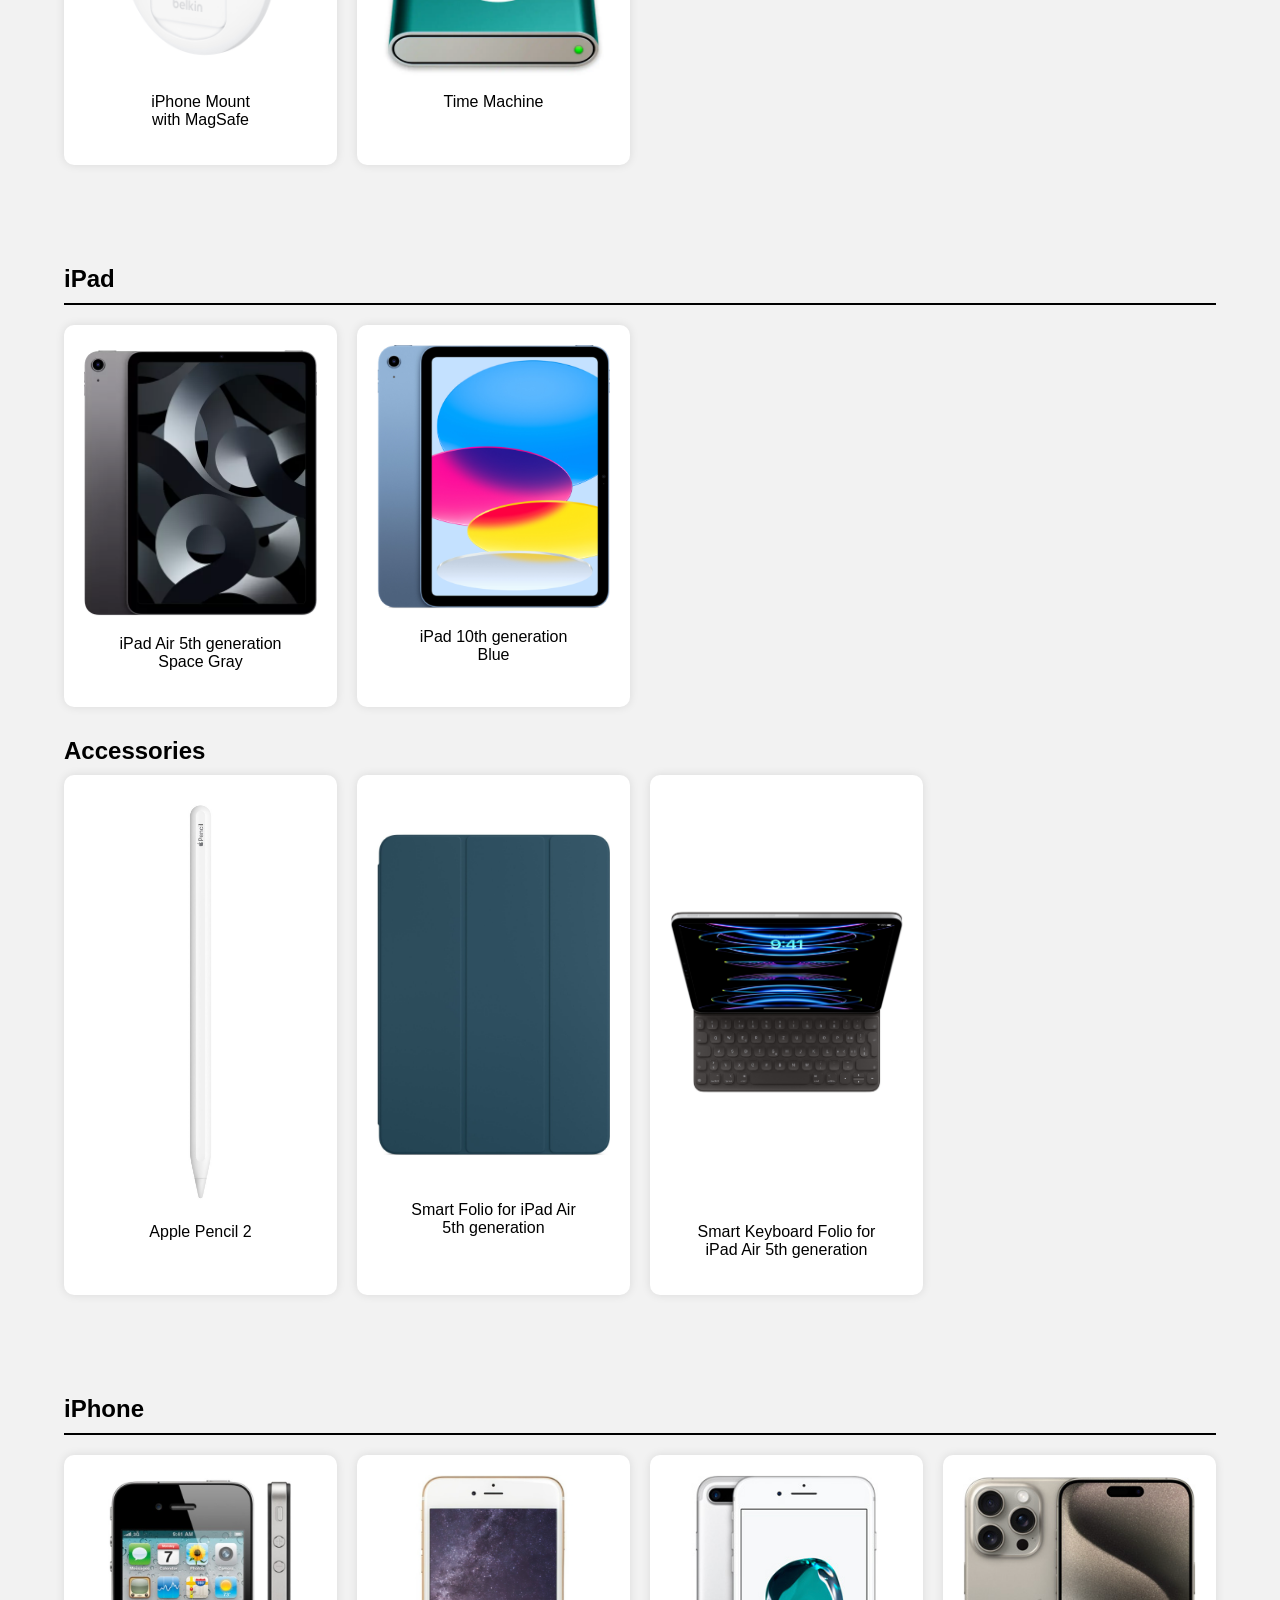
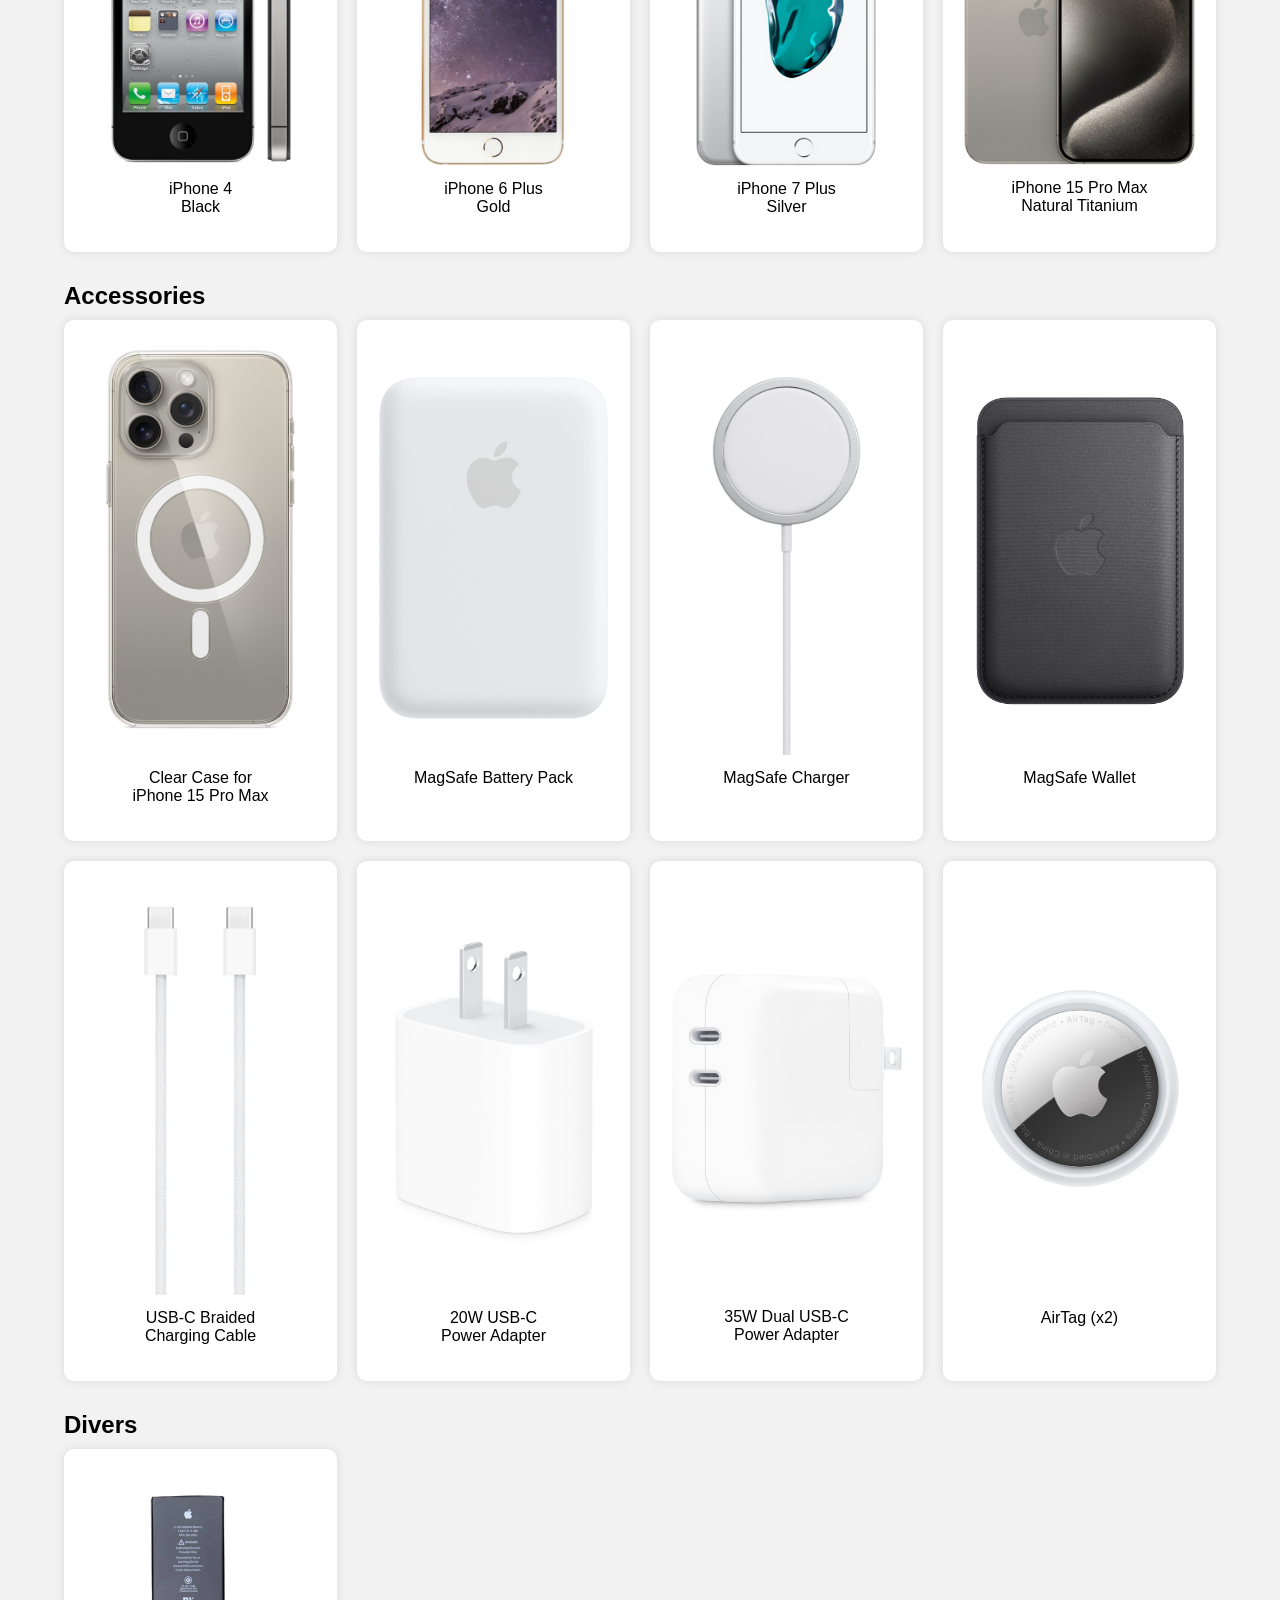
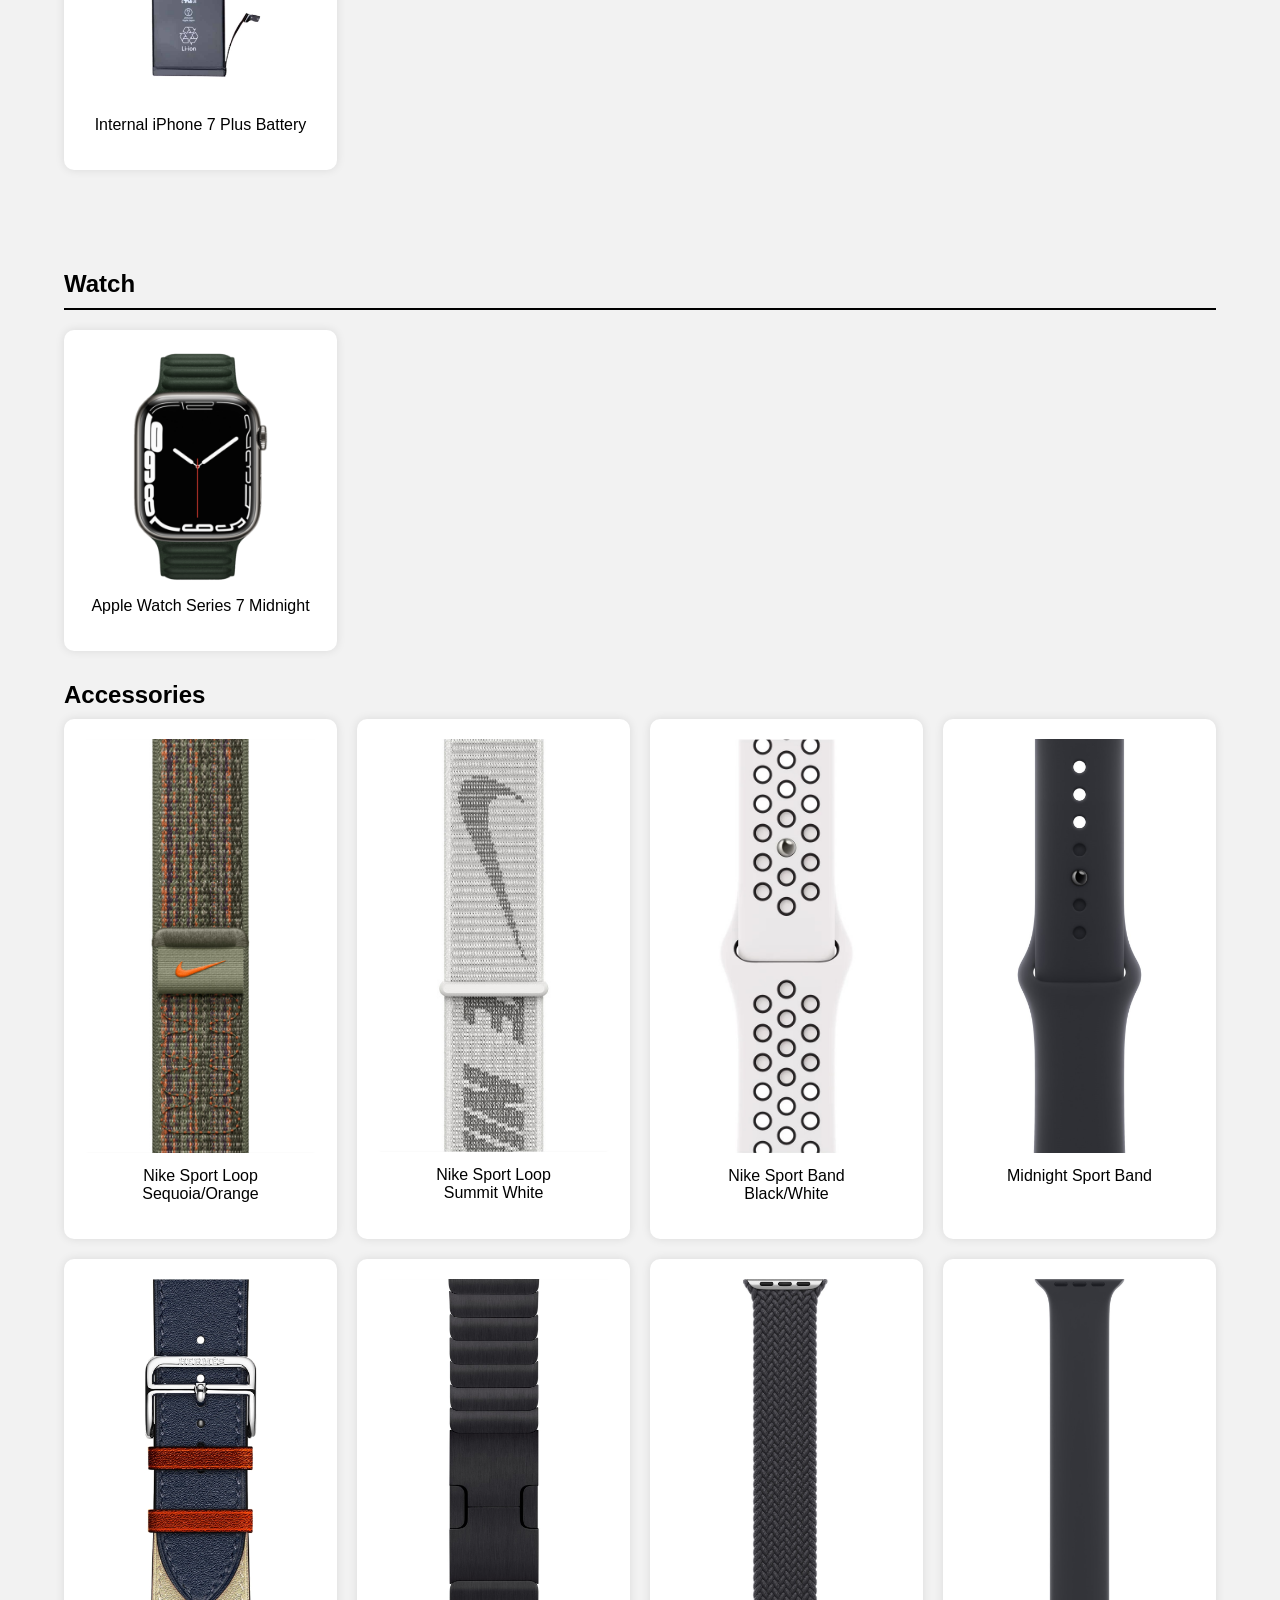
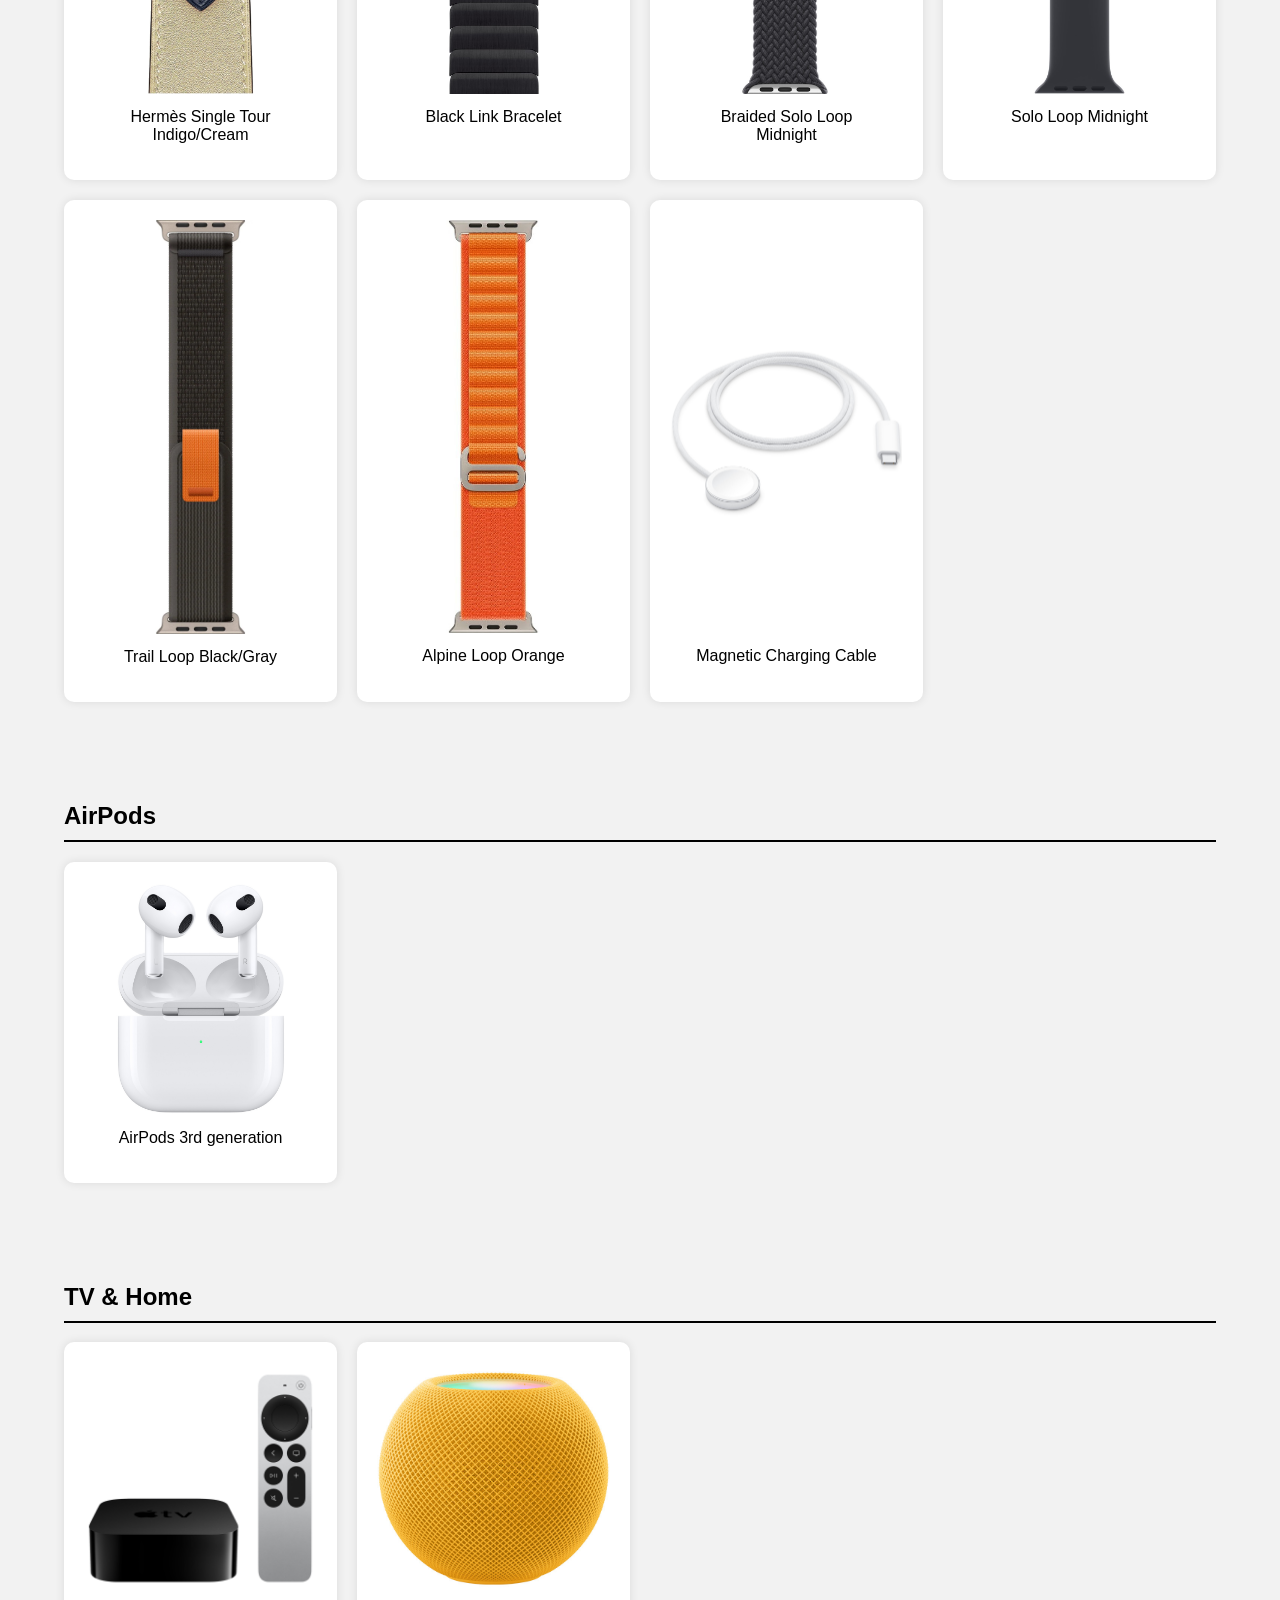
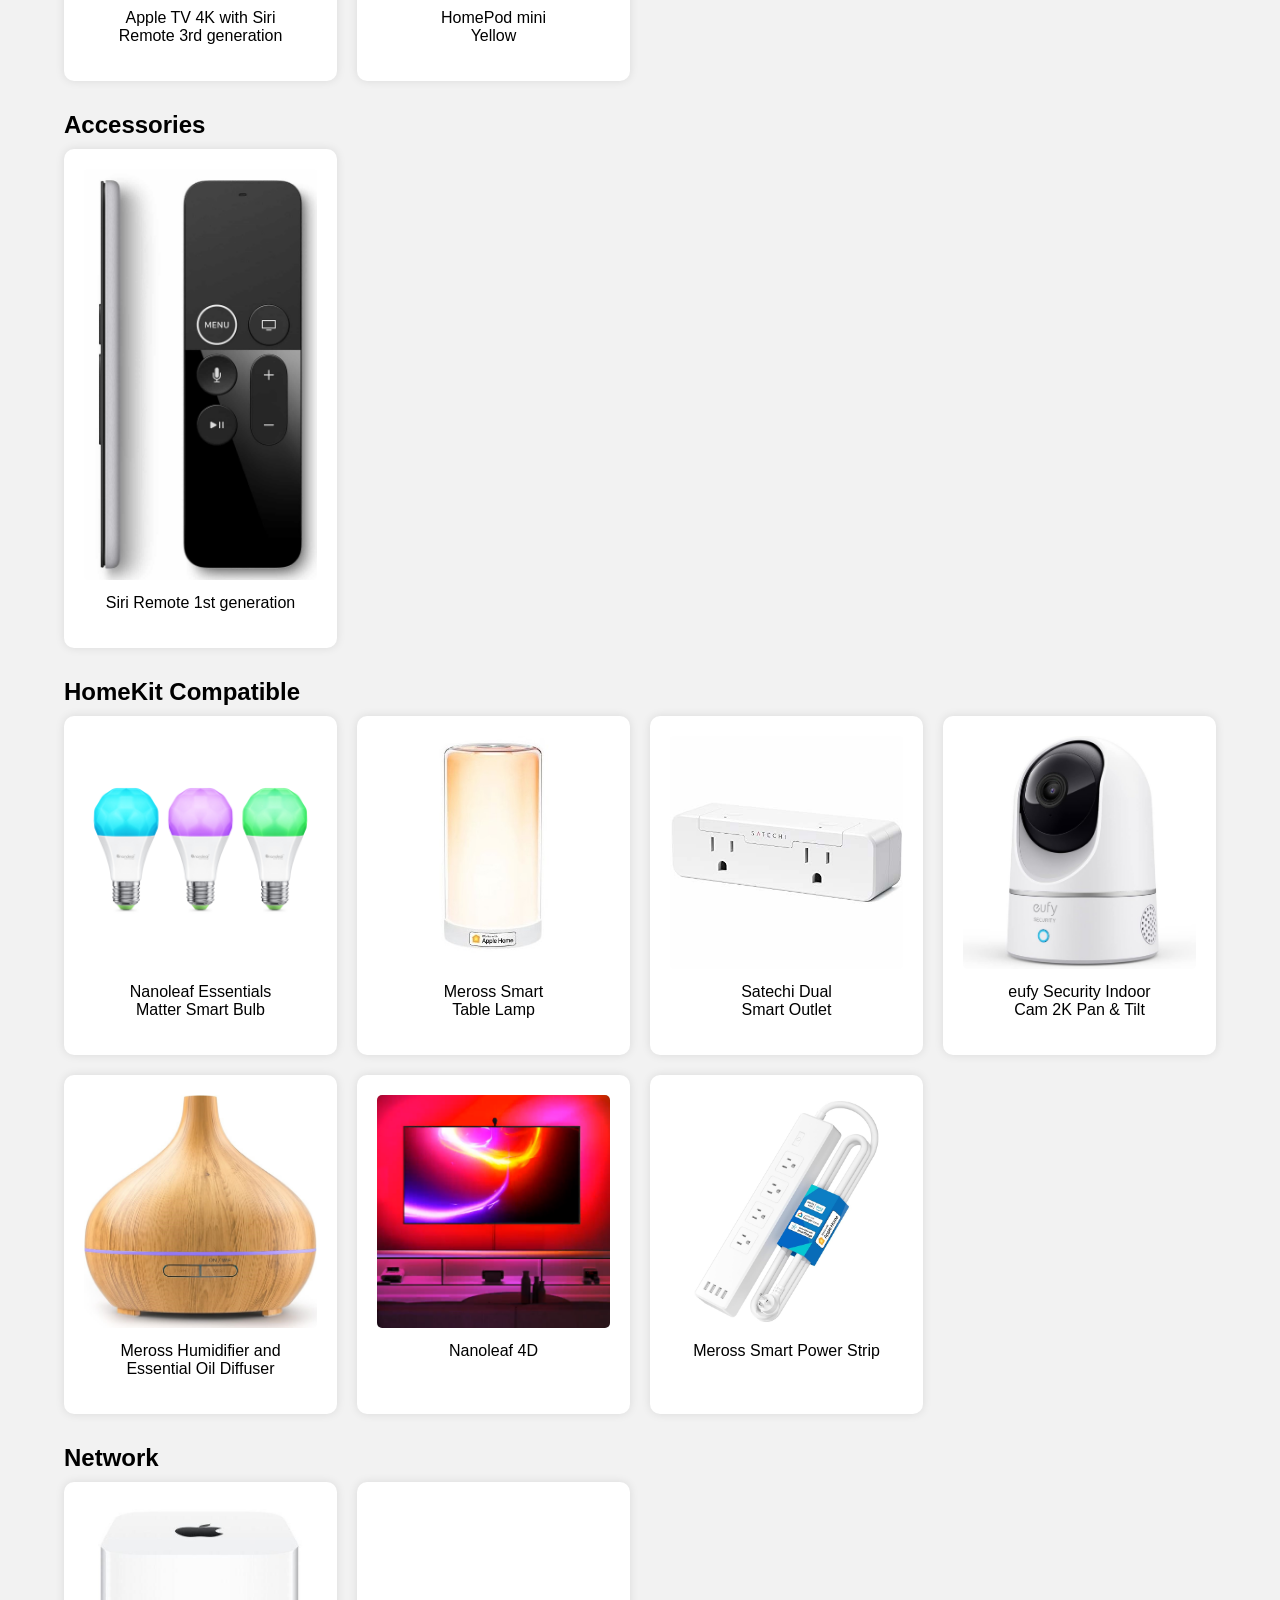
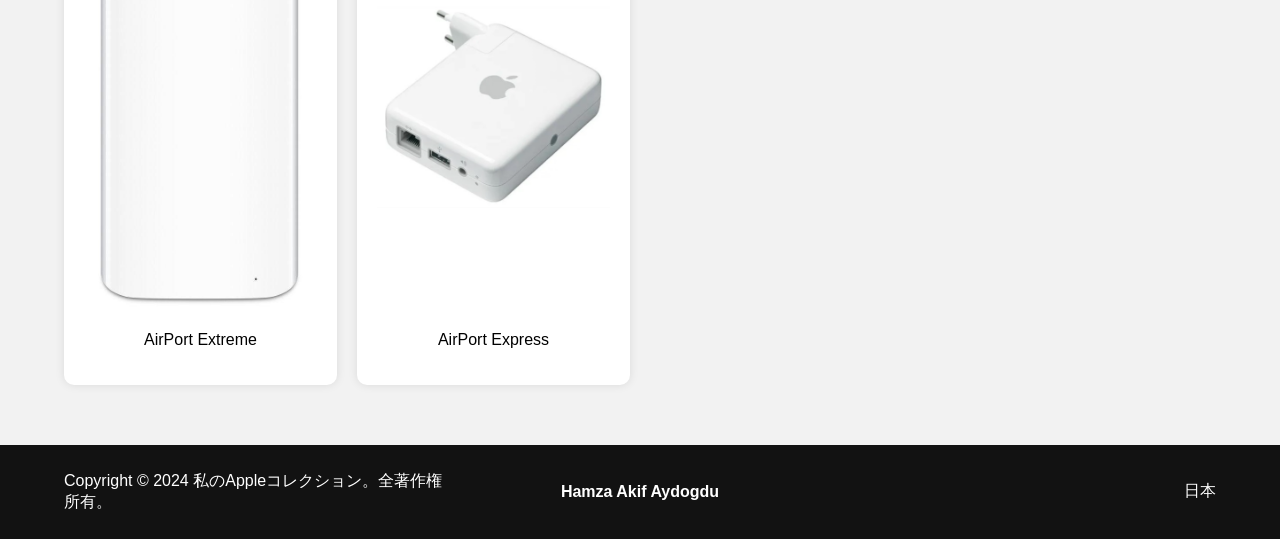
<file: index_jp.html>
<!DOCTYPE html>
<html lang="ja">
    <head>
        <meta charset="UTF-8">
        <meta name="viewport" content="width=device-width, initial-scale=1.0">
        <title>私のAppleコレクション</title>
        <link rel="stylesheet" href="styles/styles.css">
        <link rel="shortcut icon" href="images/favicon.ico" type="image/x-icon">
        <link rel="apple-touch-icon" href="images/favicon.ico" type="image/x-icon">
        <link rel="icon" href="images/favicon.ico" type="image/x-icon">

        <script>
            function openTab() {
                var newWindow = window.open("images/kiz_baddest_4K.jpg", "_blank");
                newWindow.document.write('<html lang="en"><head><meta charset="UTF-8"><meta name="viewport" content="width=device-width, initial-scale=1.0"><title>K/DA</title><link rel="stylesheet" href="styles/styles_of_kiz.css"><link rel="shortcut icon" href="images/kiz.ico" type="image/x-icon"></head><body><div class="image-container"><img src="images/kiz_baddest_4K.jpg" alt="Image K/DA"></div></body></html>');
                newWindow.document.close();
            }
        </script>
    </head>

    <body>
        <div class="page-container">
            <header>
                <div class="container-logo">
                    <div class="logo">
                        <img src="images/Apple_logo_white.png" alt="Apple Logo">
                    </div>

                    <div class="title">
                        <h1>私のAppleコレクション</h1>
                    </div>
                </div>

                <nav>
                    <div class="container-nav">
                        <ul>
                            <li><a href="https://www.apple.com/jp/" target="_blank">Store</a></li>
                            <li><a href="#mac">Mac</a></li>
                            <li><a href="#ipad">iPad</a></li>
                            <li><a href="#iphone">iPhone</a></li>
                            <li><a href="#watch">Watch</a></li>
                            <li><a href="#airpods">AirPods</a></li>
                            <li><a href="#tvetmaison">TV＆ホーム</a></li>
                        </ul>
                    </div>
                </nav>
            </header>

            <main class="content-wrap">
                <!-- Mac -->
                <section id="mac" class="section">
                    <div class="container">
                        <h2>Mac</h2>

                        <div class="grid">
                            <div class="product" title="iMac 27 Inches Mid 2011, Silver">
                                <a href="https://support.apple.com/ja-jp/112569" target="_blank">
                                    <img src="images/mac/imac-27.jpeg" alt='Image iMac 27" mid-2011'>
                                </a>
                                <p>iMac 27" mid-2011</p>
                            </div>

                            <div class="product" title="MacBook Pro 16 Inches 2019, Space Gray">
                                <a href="https://support.apple.com/ja-jp/111932" target="_blank">
                                    <img src="images/mac/macbookpro.jpeg" alt='Image MacBook Pro 16" 2019'>
                                </a>
                                <p>MacBook Pro 16インチ 2019年、スペースグレイ</p>
                            </div>

                            <div class="product" title="MacBook Air 15 Inches 2025, Sky Blue">
                                <a href="https://support.apple.com/ja-jp/122210" target="_blank">
                                    <img src="images/mac/macbook-air-blue-15.jpeg" alt='Image MacBook Air 15" 2025'>
                                </a>
                                <p>MacBook Air 15インチ 2025年、スカイブルー</p>
                            </div>
                        </div>

                        <nav>
                            <ul>
                                <li>
                                    <b>Accessories</b>
                                </li>
                            </ul>
                        </nav>

                        <div class="grid">
                            <div class="product" title="The Magic Keyboard with numeric keypad is an extended keyboard with navigation keys for fast scrolling and standard-size arrow keys for gaming. Its scissor mechanism guarantees stability and typing precision, while its low profile ensures comfort of use. The numeric keypad is perfect for financial tasks, and with its built-in long-life battery, it remains operational for at least a month between charges.">
                                <a href="https://www.apple.com/ja-jp/shop/product/MQ052SM/A/magic-keyboard-with-numeric-keypad-swiss" target="_blank">
                                    <img src="images/mac/accessoires/magic_keyboard2.jpeg" alt="Image Magic keyboard">
                                </a>
                                <p>Magic Keyboard 2 <br> with Numeric Keypad</p>
                            </div>

                            <div class="product" title="Cordless and rechargeable, Magic Mouse 2 offers an optimized design for fluid navigation. Its Multi-Touch surface enables intuitive gestures such as swiping between web pages. Supplied with a woven USB-C to Lightning cable for recharging and connection, it connects automatically to your Mac as soon as it's unpacked, and offers around a month's autonomy.">
                                <a href="https://www.apple.com/ja-jp/shop/product/MK2E3AM/A/magic-mouse-white-multi-touch-surface" target="_blank">
                                    <img src="images/mac/accessoires/magic_mouse2.jpeg" alt="Image Magic mouse">
                                </a>
                                <p>Magic Mouse 2</p>
                            </div>

                            <div class="product" title="Lightning to USB-C woven cable (Available only with Magic Mouse, Magic Trackpad and Magic Keyboard accessories)">
                                <a href="https://www.apple.com/ja-jp/shop/product/MK2E3AM/A/magic-mouse-white-multi-touch-surface" target="_blank">
                                    <img src="images/mac/accessoires/cable lightning to usb-c tressée.jpeg" alt="Image Lightning to USB-C woven cable">
                                </a>
                                <p>Lightning to USB-C <br> Braided Cable</p>
                            </div>

                            <div class="product" title="USB-C to USB-C cable (2m)">
                                <a href="https://www.apple.com/ja-jp/shop/product/MYQT3AM/A/240w-usb-c-charge-cable-2-m" target="_blank">
                                    <img src="images/mac/accessoires/usb-c_to_usb-c_(2m).jpeg" alt="Image USB-C to USB-C cable (2m)">
                                </a>
                                <p>USB-C to USB-C <br> Cable (2m)</p>
                            </div>

                            <div class="product" title="USB-C to MagSafe 3 cable (2m) - Sky Blue">
                                <a href="https://www.apple.com/ja-jp/shop/product/MDF14AM/A/usb-c-to-magsafe-3-cable-2-m-sky-blue" target="_blank">
                                    <img src="images/mac/accessoires/cable_magsafe_3_bleu_ciel.jpeg" alt="Image USB-C to MagSafe 3 cable (2m) - Sky Blue">
                                </a>
                                <p>USB-C to MagSafe 3 <br> Cable (2m) - Sky Blue</p>
                            </div>

                            <div class="product" title="96W USB-C Power Adapter">
                                <a href="https://www.apple.com/ja-jp/shop/product/MW2L3AM/A/96w-usb-c-power-adapter" target="_blank">
                                    <img src="images/mac/accessoires/96w-usb-c-us-type-power-adapter.jpeg" alt="Image 96W USB-C Power Adapter">
                                </a>
                                <p>96W USB-C <br> Power Adapter</p>
                            </div>

                            <div class="product" title="70W USB-C Power Adapter">
                                <a href="https://www.apple.com/ja-jp/shop/product/MXN53AM/A/70W%20USB-C%20Power%20Adapter" target="_blank">
                                    <img src="images/mac/accessoires/70w-usb-c-us-type-power-adapter.jpeg" alt="Image 70W USB-C Power Adapter">
                                </a>
                                <p>70W USB-C <br> Power Adapter</p>
                            </div>

                            <div class="product" title="Made of a soft, non-abrasive material, the polishing cloth cleans any Apple display, including those with nano-texture glass, effectively and safely.">
                                <a href="https://www.apple.com/ja-jp/shop/product/MW693AM/A/polishing-cloth" target="_blank">
                                    <img src="images/mac/accessoires/polishing_cloth.jpeg" alt="Image Polishing Cloth">
                                </a>
                                <p>Polishing Cloth</p>
                            </div>

                            <div class="product" title="Securely attach the compatible iPhone with MagSafe to your MacBook to enjoy new Continuity Camera features on the latest version of macOS - a very handy solution for FaceTime calls.">
                                <a href="https://www.apple.com/ja-jp/shop/product/HQ642ZM/A/belkin-iphone-mount-with-magsafe-for-mac" target="_blank">
                                    <img src="images/mac/accessoires/belkin.jpeg" alt="Image Belkin iPhone Mount with MagSafe for Mac">
                                </a>
                                <p>iPhone Mount <br> with MagSafe</p>
                            </div>

                            <div class="product" title="Set up complete and safe backup of your Mac in a few minutes.">
                                <a href="https://support.apple.com/ja-jp/104984/" target="_blank">
                                    <img src="images/mac/accessoires/Time Machine.webp" alt="Image Time Machine">
                                </a>
                                <p>Time Machine</p>
                            </div>
                        </div>
                    </div>
                </section>

                <!-- iPad -->
                <section id="ipad" class="section">
                    <div class="container">
                        <h2>iPad</h2>

                        <div class="grid">
                            <div class="product" title="iPad Air 11-inch (5th generation) with M1 chip, Space Gray">
                                <a href="https://support.apple.com/ja-jp/111887/" target="_blank">
                                    <img src="images/ipad/ipad_space_gray.webp" alt='Image iPad Air 5'>
                                </a>
                                <p>iPad Air 5th generation <br> Space Gray</p>
                            </div>

                            <div class="product" title="iPad 11-inch (10th generation) with A12 chip, Blue">
                                <a href="https://support.apple.com/ja-jp/111840/" target="_blank">
                                    <img src="images/ipad/ipad_10.webp" alt='Image iPad 10'>
                                </a>
                                <p>iPad 10th generation <br> Blue</p>
                            </div>
                        </div>

                        <nav>
                            <ul>
                                <li>
                                    <b>Accessories</b>
                                </li>
                            </ul>
                        </nav>

                        <div class="grid">
                            <div class="product" title="Smart Keyboard Folio for iPad Air 5th generation, Black">
                                <a href="https://www.apple.com/ja-jp/shop/product/MU8F2AM/A/apple-pencil-2nd-generation" target="_blank">
                                    <img src="images/ipad/accessoires/pencil.jpeg" alt="Image Pencil 2">
                                </a>
                                <p>Apple Pencil 2</p>
                            </div>

                            <div class="product" title="Smart Folio for iPad Air 5th generation, Marine Blue">
                                <a href="https://www.apple.com/ja-jp/shop/product/MNA73ZM/A/smart-folio-for-ipad-air-5th-generation-marine-blue" target="_blank">
                                    <img src="images/ipad/accessoires/Smart_folio.jpeg" alt="Image Smart Folio">
                                </a>
                                <p>Smart Folio for iPad Air <br> 5th generation</p>
                            </div>

                            <div class="product" title="Smart Keyboard Folio for iPad Pro 11-inch (4th generation) and iPad Air 11-inch (M1), Swiss">
                                <a href="https://www.apple.com/ja-jp/shop/product/MXNK2SM/A/smart-keyboard-folio-for-ipad-pro-11-inch-4th-generation-and-ipad-air-11-inch-m2-swiss" target="_blank">
                                    <img src="images/ipad/accessoires/Smart_keyboard_folio.jpeg" alt="Image Smart Keyboard Folio">
                                </a>
                                <p>Smart Keyboard Folio for <br> iPad Air 5th generation</p>
                            </div>
                        </div>
                    </div>
                </section>

                <!-- iPhone -->
                <section id="iphone" class="section">
                    <div class="container">
                        <h2>iPhone</h2>

                        <div class="grid">
                            <div class="product" title="iPhone 4, Black, featuring a 3.5-inch Retina display, A4 chip, and a 5MP camera with LED flash for capturing stunning photos and videos.">
                                <a href="https://support.apple.com/ja-jp/112562" target="_blank">
                                    <img src="images/iphone/iphone4.jpg" alt="Image iPhone 4">
                                </a>
                                <p>iPhone 4 <br> Black</p>
                            </div>

                            <div class="product" title="iPhone 6 Plus, Gold, featuring a 5.5-inch Retina HD display, A8 chip, and an 8MP iSight camera for stunning photos and videos.">
                                <a href="https://support.apple.com/ja-jp/111940" target="_blank">
                                    <img src="images/iphone/iphone6plus.png" alt="Image iPhone 6 Plus">
                                </a>
                                <p>iPhone 6 Plus <br> Gold</p>
                            </div>

                            <div class="product" title="iPhone 7 Plus, Silver, featuring a 5.5-inch Retina HD display, A10 Fusion chip, and dual 12MP cameras for stunning photos and videos.">
                                <a href="https://support.apple.com/ja-jp/111953" target="_blank">
                                    <img src="images/iphone/iphone7plus.png" alt="Image iPhone 7 Plus">
                                </a>
                                <p>iPhone 7 Plus <br> Silver</p>
                            </div>

                            <div class="product" title="iPhone 15 Pro Max, Natural Titanium, featuring a 6.7-inch Super Retina XDR display, A17 Pro chip, and advanced camera system with ProRAW and ProRes video capabilities.">
                                <a href="https://support.apple.com/ja-jp/111828" target="_blank">
                                    <img src="images/iphone/iphone15promax.png" alt="Image iPhone 15 Pro Max">
                                </a>
                                <p>iPhone 15 Pro Max <br> Natural Titanium</p>
                            </div>
                        </div>

                        <nav>
                            <ul>
                                <li>
                                    <b>Accessories</b>
                                </li>
                            </ul>
                        </nav>

                        <div class="grid">
                            <div class="product" title="Clear Case with MagSafe for iPhone 15 Pro Max, designed to protect your device while showcasing its design. It features MagSafe compatibility for easy attachment of accessories and wireless charging. The case is made from durable materials that provide reliable protection against scratches and minor drops.">
                                <a href="https://www.apple.com/ja-jp/shop/product/MT233ZM/A/clear-case-with-magsafe-for-iphone-15-pro-max" target="_blank">
                                    <img src="images/iphone/accessoires/clear_case.jpeg" alt="Image Clear Case iPhone 15 Pro Max">
                                </a>
                                <p>Clear Case for <br> iPhone 15 Pro Max</p>
                            </div>

                            <div class="product" title="MagSafe Battery Pack is a portable battery that attaches magnetically to the back of your iPhone, providing extra power on the go. It features a sleek design and is compatible with MagSafe-enabled iPhones, allowing for easy attachment and charging. The battery pack can be charged wirelessly or via a Lightning cable, and it provides up to 70% additional battery life.">
                                <a href="https://support.apple.com/ja-jp/111857" target="_blank">
                                    <img src="images/iphone/accessoires/magsafe_battery_pack.png" alt="Image MagSafe Battery Pack">
                                </a>
                                <p>MagSafe Battery Pack</p>
                            </div>

                            <div class="product" title="MagSafe Charger, 1 m">
                                <a href="https://www.apple.com/ja-jp/shop/product/MX6X3LL/A/magsafe-charger-1-m" target="_blank">
                                    <img src="images/iphone/accessoires/magsafe.jpeg" alt="Image MagSafe Charger">
                                </a>
                                <p>MagSafe Charger</p>
                            </div>

                            <div class="product" title="MagSafe Wallet with MagSafe, Black">
                                <a href="https://www.apple.com/ja-jp/shop/product/MA6W4ZM/A/iphone-finewoven-wallet-with-magsafe-black" target="_blank">
                                    <img src="images/iphone/accessoires/magsafe_wallet.jpeg" alt="Image MagSafe Wallet">
                                </a>
                                <p>MagSafe Wallet</p>
                            </div>

                            <div class="product" title="USB-C Braided Charging Cable (1 m)">
                                <a href="https://www.apple.com/ja-jp/shop/product/MQKJ3AM/A/60w-usb-c-charge-cable-1-m" target="_blank">
                                    <img src="images/iphone/accessoires/usbc_cable.jpeg" alt="Image USB-C Braided Cable">
                                </a>
                                <p>USB-C Braided <br> Charging Cable</p>
                            </div>

                            <div class="product" title="20W USB-C Power Adapter">
                                <a href="https://www.apple.com/ja-jp/shop/product/MUVV3ZM/A/20w-usb-c-power-adapter" target="_blank">
                                    <img src="images/iphone/accessoires/PW adapter.jpeg" alt="Image 20W Power Adapter">
                                </a>
                                <p>20W USB-C <br> Power Adapter</p>
                            </div>

                            <div class="product" title="35W Dual USB-C Power Adapter">
                                <a href="https://www.apple.com/ja-jp/shop/product/MW2K3AM/A/35w-dual-usb-c-port-power-adapter" target="_blank">
                                    <img src="images/iphone/accessoires/usbc_35w_dual_port_power_adapter.jpeg" alt="Image 35W Dual USB-C Power Adapter">
                                </a>
                                <p>35W Dual USB-C <br> Power Adapter</p>
                            </div>

                            <div class="product" title="AirTag is a small, coin-sized device that helps you keep track of your belongings. It uses Bluetooth technology to connect to your iPhone or iPad, allowing you to locate lost items through the Find My app. AirTag features Precision Finding, which provides accurate directions to your lost item, and it can also play a sound to help you find it.">
                                <a href="https://www.apple.com/ja-jp/airtag/" target="_blank">
                                    <img src="images/iphone/accessoires/airtag.jpeg" alt="Image AirTag">
                                </a>
                                <p>AirTag (x2)</p>
                            </div>
                        </div>

                        <nav>
                            <ul>
                                <li>
                                    <b>Divers</b>
                                </li>
                            </ul>
                        </nav>

                        <div class="grid">
                            <div class="product" title="Internal iPhone 7 Plus Battery">
                                <img src="images/iphone/accessoires/divers/Batterie-originale-pour-iPhone-7-Plus.jpeg" alt="Image Internal Battery iPhone 7 Plus">
                                <p>Internal iPhone 7 Plus Battery</p>
                            </div>
                        </div>
                    </div>
                </section>

                <!-- Apple Watch -->
                <section id="watch" class="section">
                    <div class="container">
                        <h2>Watch</h2>

                        <div class="grid">
                            <div class="product" title="Apple Watch Series 7 Midnight, 45mm, Aluminum Case with Midnight Sport Band">
                                <a href="https://support.apple.com/ja-jp/111909" target="_blank">
                                    <img src="images/watch/apple_watch_series7.png" alt='Image Apple Watch Series 7'>
                                </a>
                                <p>Apple Watch Series 7 Midnight</p>
                            </div>
                        </div>

                        <nav>
                            <ul>
                                <li>
                                    <b>Accessories</b>
                                </li>
                            </ul>
                        </nav>

                        <div class="grid">
                            <div class="product" title="Apple Watch Nike Sport Loop 46mm, Sequoia/Orange, Size M/L">
                                <a href="https://www.apple.com/jp/jp/jp/jp/shop/product/MXU33AM/A/46mm-green-grey-nike-sport-loop" target="_blank">
                                    <img src="images/watch/accessoires/sequoia_nike_loop.jpg" alt="Image Nike Sport Loop Sequoia/Orange">
                                </a>
                                <p>Nike Sport Loop <br> Sequoia/Orange</p>
                            </div>

                            <div class="product" title="Apple Watch Nike Sport Loop 46mm, Summit White, Size M/L">
                                <a href="https://www.apple.com/jp/jp/jp/jp/shop/product/MXL53AM/A/46mm-blue-cloud-sport-loop" target="_blank">
                                    <img src="images/watch/accessoires/boucle sport nike.jpg" alt="Image Nike Sport Loop Summit White">
                                </a>
                                <p>Nike Sport Loop <br> Summit White</p>
                            </div>

                            <div class="product" title="Apple Watch Nike Sport Band 46mm, Pure Platinum/Black, Size M/L">
                                <a href="https://www.apple.com/jp/jp/jp/jp/shop/product/MYL53AM/A/46mm-pure-platinum-nike-sport-band-m-l" target="_blank">
                                    <img src="images/watch/accessoires/nike_loop.jpg" alt="Image Nike Sport Band">
                                </a>
                                <p>Nike Sport Band <br> Black/White</p>
                            </div>

                            <div class="product" title="Apple Watch Sport Band 46mm, Midnight, Size M/L">
                                <a href="https://www.apple.com/jp/jp/jp/jp/shop/product/MXM43AM/A/46mm-black-sport-band-m-l" target="_blank">
                                    <img src="images/watch/accessoires/boucle_sport_minuit.jpeg" alt='Image Midnight Sport Band'>
                                </a>
                                <p>Midnight Sport Band</p>
                            </div>

                            <div class="product" title="Apple Watch Hermès Single Tour Band 45mm, Bleu Céleste/Écru, Toile H">
                                <a href="https://www.apple.com/jp/jp/jp/jp/shop/product/MWNW3AM/A/apple-watch-herm%C3%A8s-45mm-bleu-c%C3%A9leste-%C3%A9cru-toile-h-single-tour" target="_blank">
                                    <img src="images/watch/accessoires/hermes.jpg" alt="Image Hermès Single Tour Band">
                                </a>
                                <p>Hermès Single Tour <br> Indigo/Cream</p>
                            </div>

                            <div class="product" title="Apple Watch Link Bracelet 46mm, Slate, Stainless Steel">
                                <a href="https://www.apple.com/jp/jp/jp/jp/shop/product/MXMK3AM/A/46mm-slate-link-bracelet" target="_blank">
                                    <img src="images/watch/accessoires/bracelet_maillons.jpeg" alt="Image Link Bracelet">
                                </a>
                                <p>Black Link Bracelet</p>
                            </div>

                            <div class="product" title="Apple Watch Braided Solo Loop 46mm, Midnight, Size 8">
                                <a href="https://www.apple.com/jp/jp/jp/jp/shop/product/MY303AM/A/46mm-midnight-braided-solo-loop-size-8" target="_blank">
                                    <img src="images/watch/accessoires/boucle_unique_tressée.jpeg" alt="Image Braided Solo Loop">
                                </a>
                                <p>Braided Solo Loop <br> Midnight</p>
                            </div>

                            <div class="product" title="Apple Watch Solo Loop 46mm, Black, Size 8">
                                <a href="https://www.apple.com/jp/jp/jp/jp/shop/product/MYAF3AM/A/46mm-black-solo-loop-size-8" target="_blank">
                                    <img src="images/watch/accessoires/boucle_unique.jpeg" alt="Image Solo Loop Midnight">
                                </a>
                                <p>Solo Loop Midnight</p>
                            </div>

                            <div class="product" title="Apple Watch Trail Loop 49mm, Black/Gray, Medium, Natural Titanium Finish">
                                <a href="https://www.apple.com/jp/jp/jp/jp/shop/product/MXTR3AM/A/49mm-black-trail-loop-m-l-natural-titanium-finish" target="_blank">
                                    <img src="images/watch/accessoires/loop_trail.jpg" alt="Image Trail Loop Black/Gray">
                                </a>
                                <p>Trail Loop Black/Gray</p>
                            </div>

                            <div class="product" title="Apple Watch Alpine Loop 49mm, Tan, Medium, Natural Titanium Finish">
                                <a href="https://www.apple.com/jp/jp/jp/jp/shop/product/MXN23AM/A/49mm-tan-alpine-loop-medium-natural-titanium-finish" target="_blank">
                                    <img src="images/watch/accessoires/alpine_loop.jpg" alt="Image Alpine Loop Orange">
                                </a>
                                <p>Alpine Loop Orange</p>
                            </div>

                            <div class="product" title="Apple Watch Magnetic Fast Charger to USB-C Cable (1 m)">
                                <a href="https://www.apple.com/jp/jp/jp/jp/shop/product/MT0H3AM/A/apple-watch-magnetic-fast-charger-to-usb-c-cable-1-m" target="_blank">
                                    <img src="images/watch/accessoires/charging_cable.jpeg" alt="Image Magnetic Charging Cable">
                                </a>
                                <p>Magnetic Charging Cable</p>
                            </div>
                        </div>
                    </div>
                </section>

                <!-- AirPods -->
                <section id="airpods" class="section">
                    <div class="container">
                        <h2>AirPods</h2>

                        <div class="grid">
                            <div class="product" title="AirPods 3rd generation with MagSafe Charging Case.">
                                <a href="https://support.apple.com/ja-jp/111863" target="_blank">
                                    <img src="images/airpods/airpods3.jpeg" alt='Image AirPods 3'>
                                </a>
                                <p>AirPods 3rd generation</p>
                            </div>
                        </div>
                    </div>
                </section>

                <!-- TV & Home -->
                <section id="tvetmaison" class="section">
                    <div class="container">
                        <h2>TV &amp; Home</h2>

                        <div class="grid">
                            <div class="product" title="Apple TV 4K is a streaming device that allows you to watch your favorite shows, movies, and more in stunning 4K HDR quality. It features Siri voice control, allowing you to search for content, control playback, and access information hands-free. Apple TV 4K also supports Apple Arcade for gaming and Apple Fitness+ for workouts.">
                                <a href="https://support.apple.com/ja-jp/111922" target="_blank">
                                    <img src="images/tv/tv.png" alt='Image Apple TV 4K'>
                                </a>
                                <p>Apple TV 4K with Siri <br> Remote 3rd generation</p>
                            </div>

                            <div class="product" title="HomePod mini is a smart speaker that delivers high-fidelity audio and integrates seamlessly with your Apple devices. It features Siri voice control, allowing you to play music, control smart home devices, and access information hands-free. HomePod mini also supports multi-room audio and can be paired with other HomePod mini speakers for an immersive sound experience.">
                                <a href="https://www.apple.com/ja-jp/homepod-mini/specs/" target="_blank">
                                    <img src="images/homepod/homepodmini_yellow.jpg" alt='Image HomePod mini'>
                                </a>
                                <p>HomePod mini <br> Yellow</p>
                            </div>
                        </div>

                        <nav>
                            <ul>
                                <li>
                                    <b>Accessories</b>
                                </li>
                            </ul>
                        </nav>

                        <div class="grid">
                            <div class="product" title="Siri Remote 1st generation for Apple TV 4K and Apple TV HD">
                                <a href="https://support.apple.com/ja-jp/103233" target="_blank">
                                    <img src="images/tv/accessoires/apple-siri-remote.jpg" alt="Image Siri Remote">
                                </a>
                                <p>Siri Remote 1st generation</p>
                            </div>
                        </div>

                        <nav>
                            <ul>
                                <li>
                                    <b>HomeKit Compatible</b>
                                </li>
                            </ul>
                        </nav>

                        <div class="grid">
                            <div class="product" title="Nanoleaf Essentials Matter A19 Smart Bulb - Thread & Matter-Enabled Smart LED Light Bulb - White and Color (3 Pack)">
                                <a href="https://www.apple.com/ja-jp/shop/product/HQGL2ZM/A/Nanoleaf%20Essentials%20Matter%20A19%20Smart%20Bulb%20-%20Thread%20&%20Matter-Enabled%20Smart%20LED%20Light%20Bulb%20-%20White%20and%20Color%20(3%20Pack)" target="_blank">
                                    <img src="images/maison/Nanoleaf.jpeg" alt='Image Nanoleaf Light Bulb'>
                                </a>
                                <p>Nanoleaf Essentials <br> Matter Smart Bulb</p>
                            </div>

                            <div class="product" title="Meross Smart Table Lamp, Compatible with Apple HomeKit, Alexa, Google Assistant, SmartThings, Remote Control, Timer, Energy Monitoring, Dimmable LED Light">
                                <a href="https://www.amazon.com/dp/B08CKGXVL3?ref=cm_sw_r_cp_ud_dp_9DP0KJT2FCW7KMAJ5S3Q&ref_=cm_sw_r_cp_ud_dp_9DP0KJT2FCW7KMAJ5S3Q&social_share=cm_sw_r_cp_ud_dp_9DP0KJT2FCW7KMAJ5S3Q&th=1" target="_blank">
                                    <img src="images/maison/meross_lampe.jpeg" alt='Image Meross Smart Table Lamp'>
                                </a>
                                <p>Meross Smart <br> Table Lamp</p>
                            </div>

                            <div class="product" title="Satechi Dual Smart Outlet, Compatible with Apple HomeKit, Alexa, Google Assistant, SmartThings, Remote Control, Timer, Energy Monitoring, Surge Protector">
                                <a href="https://www.amazon.com/dp/B07RJ1Y1NT?ref=cm_sw_r_cp_ud_dp_HQRP39VV9QGW2AWMX8TM&ref_=cm_sw_r_cp_ud_dp_HQRP39VV9QGW2AWMX8TM&social_share=cm_sw_r_cp_ud_dp_HQRP39VV9QGW2AWMX8TM" target="_blank">
                                    <img src="images/maison/Satechi_dual_smart_outlet.jpeg" alt='Image Satechi Dual Smart Outlet'>
                                </a>
                                <p>Satechi Dual <br> Smart Outlet</p>
                            </div>

                            <div class="product" title="eufy Security Indoor Cam 2K Pan & Tilt, HomeKit Compatible, AI Human Detection, 2-Way Audio, Night Vision, Works with Apple HomeKit, Alexa and Google Assistant">
                                <a href="https://www.amazon.com/eufy-int%C3%A9rieure-d%C3%A9tection-Compatible-Assistants/dp/B086LBCQJL/ref=sr_1_5?__mk_fr_FR=%C3%85M%C3%85%C5%BD%C3%95%C3%91&crid=3D1LT5KY1PKZQ&dib=eyJ2IjoiMSJ9.[base64].nEsO4n9Qe5r7VERRQzZBJulPu4CePS3vqT3E4Ctb9dE&dib_tag=se&keywords=cam%C3%A9ra+connect%C3%A9e+homekit&qid=1713131025&sprefix=cam%C3%A9ra+connect%C3%A9e+homekit%2Caps%2C66&sr=8-5" target="_blank">
                                    <img src="images/maison/eufy camera pan&tilt.jpg" alt="Image eufy Security Indoor Camera">
                                </a>
                                <p>eufy Security Indoor <br> Cam 2K Pan & Tilt</p>
                            </div>

                            <div class="product" title="Meross Smart Humidifier and Essential Oil Diffuser, Compatible with Apple HomeKit, Alexa, Google Assistant, SmartThings, Remote Control, Timer, Ultrasonic Cool Mist Humidifier, 4L Water Tank">
                                <a href="https://www.amazon.fr/Diffuseur-Essentielles-Compatible-Humidificateur-Ultrasonique/dp/B09P55ZYJS/ref=sr_1_27?crid=MNWNTP7JK4KC&dib=eyJ2IjoiMSJ9.[base64].EQEh11RJ1ZqRw6h4s6EoegCa_-zgNld1IYcRjqjd_Bc&dib_tag=se&keywords=meross&qid=1715514632&sprefix=mer%2Caps%2C81&sr=8-27&th=1" target="_blank">
                                    <img src="images/maison/meross_humidificateur.jpg" alt="Image Meross Humidifier/Essential Oil Diffuser">
                                </a>
                                <p>Meross Humidifier and <br> Essential Oil Diffuser</p>
                            </div>

                            <div class="product" title="Nanoleaf 4D is a smart lighting system that enhances your home entertainment experience with immersive lighting effects synchronized to your screen.">
                                <a href="https://nanoleaf.me/en-US/products/nanoleaf-4d/?category=4D&version=v1&size=65" target="_blank">
                                    <img src="images/maison/Nanoleaf_4D.png" alt="Image Nanoleaf 4D">
                                </a>
                                <p>Nanoleaf 4D</p>
                            </div>

                            <div class="product" title="Meross Smart Plug with 4 AC Outlets and 4 USB Ports, Compatible with Apple HomeKit, Alexa, Google Assistant, SmartThings, Remote Control, Timer, Energy Monitoring, Surge Protector">
                                <a href="https://www.amazon.com/meross-Smart-Power-Strip-SmartThings/dp/B0BC1B7H4D?crid=2QO249JMSBRA0&dib=eyJ2IjoiMSJ9.[base64].sQBrh9CnOjRMu3cKBlkiwB616Ip8Lf5xhdLSO-rb2kU&dib_tag=se&keywords=meross&qid=1748195477&sprefix=meross%2Caps%2C197&sr=8-25&th=1" target="_blank">
                                    <img src="images/maison/meross_multiprise_us.jpg" alt="Image Meross Smart Power Strip">
                                </a>
                                <p>Meross Smart Power Strip</p>
                            </div>
                        </div>

                        <nav>
                            <ul>
                                <li>
                                    <b>Network</b>
                                </li>
                            </ul>
                        </nav>

                        <div class="grid">
                            <div class="product" title="AirPort Extreme is a wireless router designed by Apple, offering high-speed Wi-Fi connectivity and advanced networking features.">
                                <a href="https://support.apple.com/ja-jp/112419" target="_blank">
                                    <img src="images/airport/AirPort Extreme.jpg" alt='Image AirPort Extreme'>
                                </a>
                                <p>AirPort Extreme</p>
                            </div>

                            <div class="product" title="AirPort Express is a compact wireless router designed by Apple, offering high-speed Wi-Fi connectivity and AirPlay support.">
                                <a href="https://support.apple.com/ja-jp/112477" target="_blank">
                                    <img src="images/airport/AirPort Express.png" alt='Image AirPort Express'>
                                </a>
                                <p>AirPort Express</p>
                            </div>
                        </div>
                    </div>
                </section>
            </main>

            <footer>
                <div class="container">
                    <div class="copyright"><p>Copyright <a class="kiz_change-color" href="javascript:void(0)" onclick="openTab()">&copy;</a> 2024 私のAppleコレクション。全著作権所有。</p></div>
                    
                    <div class="author">
                        <h4>Hamza Akif Aydogdu</h4>
                    </div>
                    
                    <div class="region">
                        <a href="regions.html">
                            <p>日本</p>
                        </a>
                    </div>
                </div>
            </footer>
        </div>
    </body>
</html>
</file>
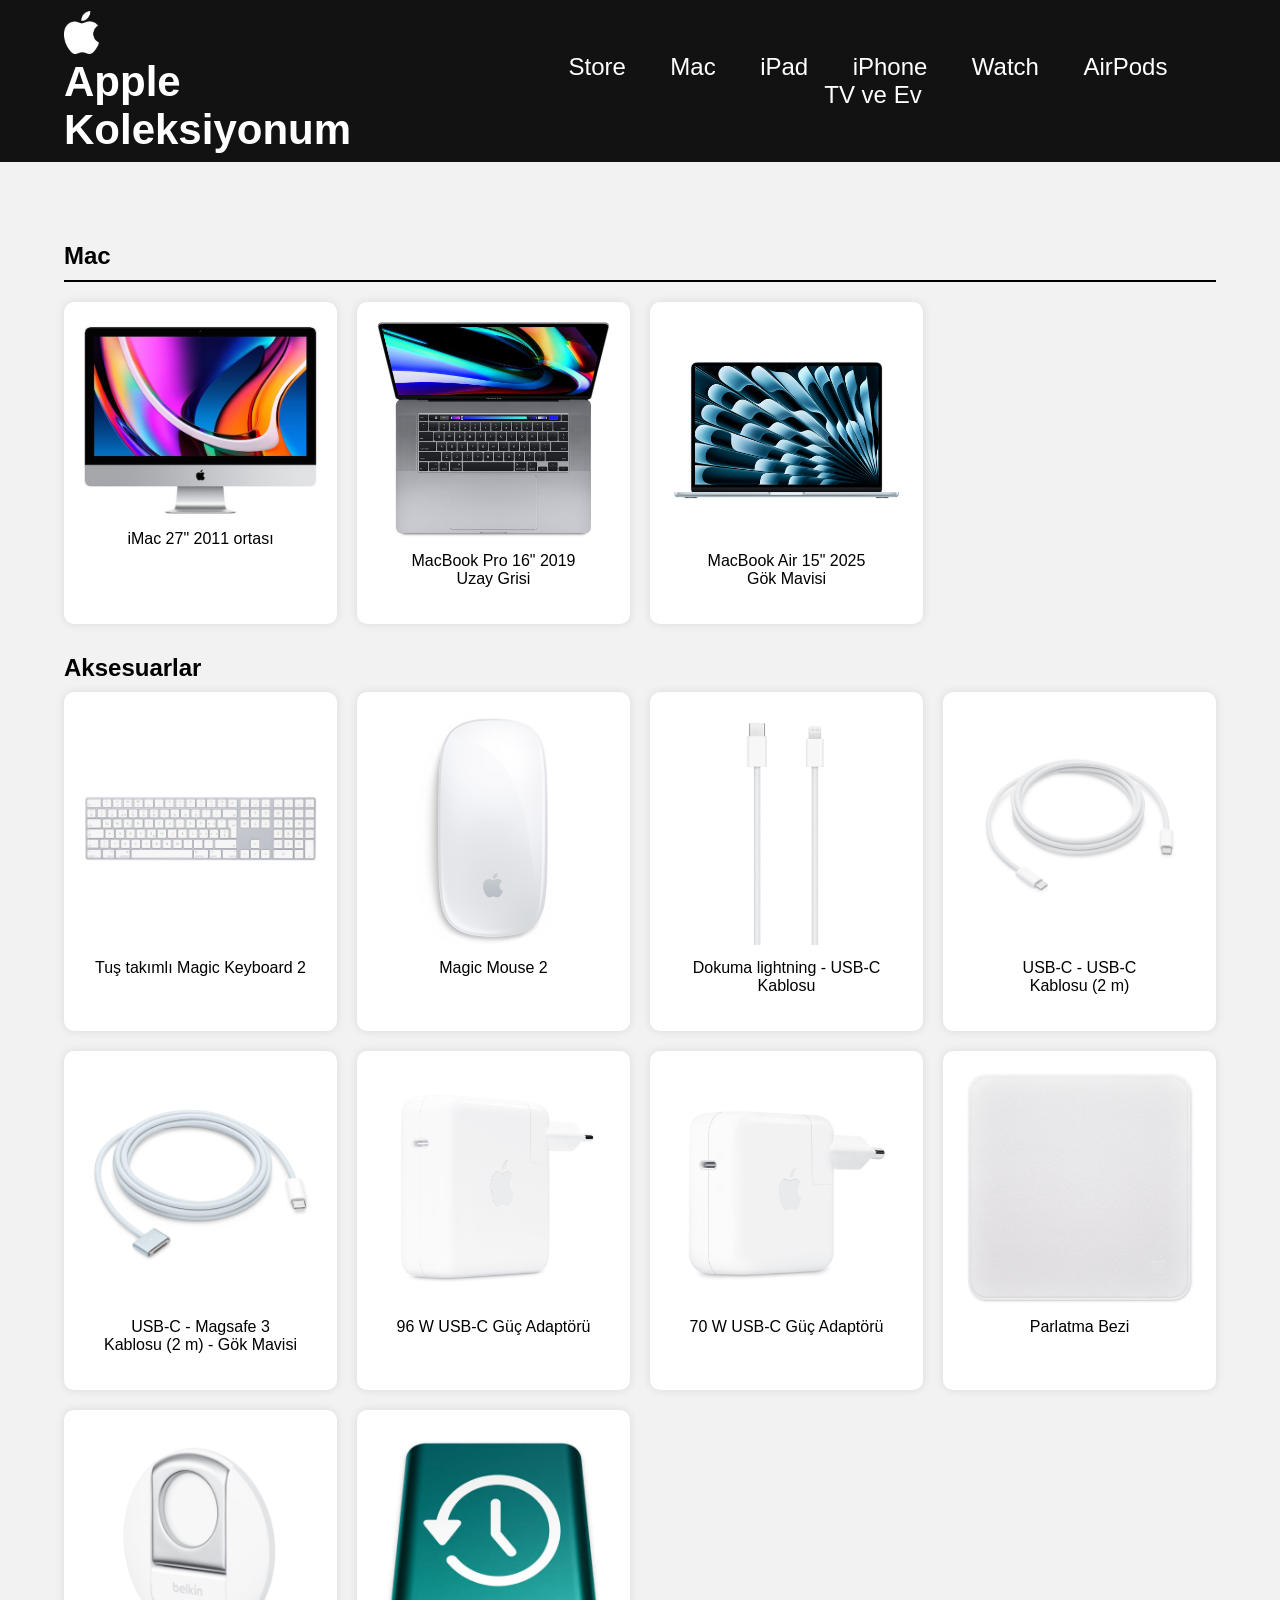
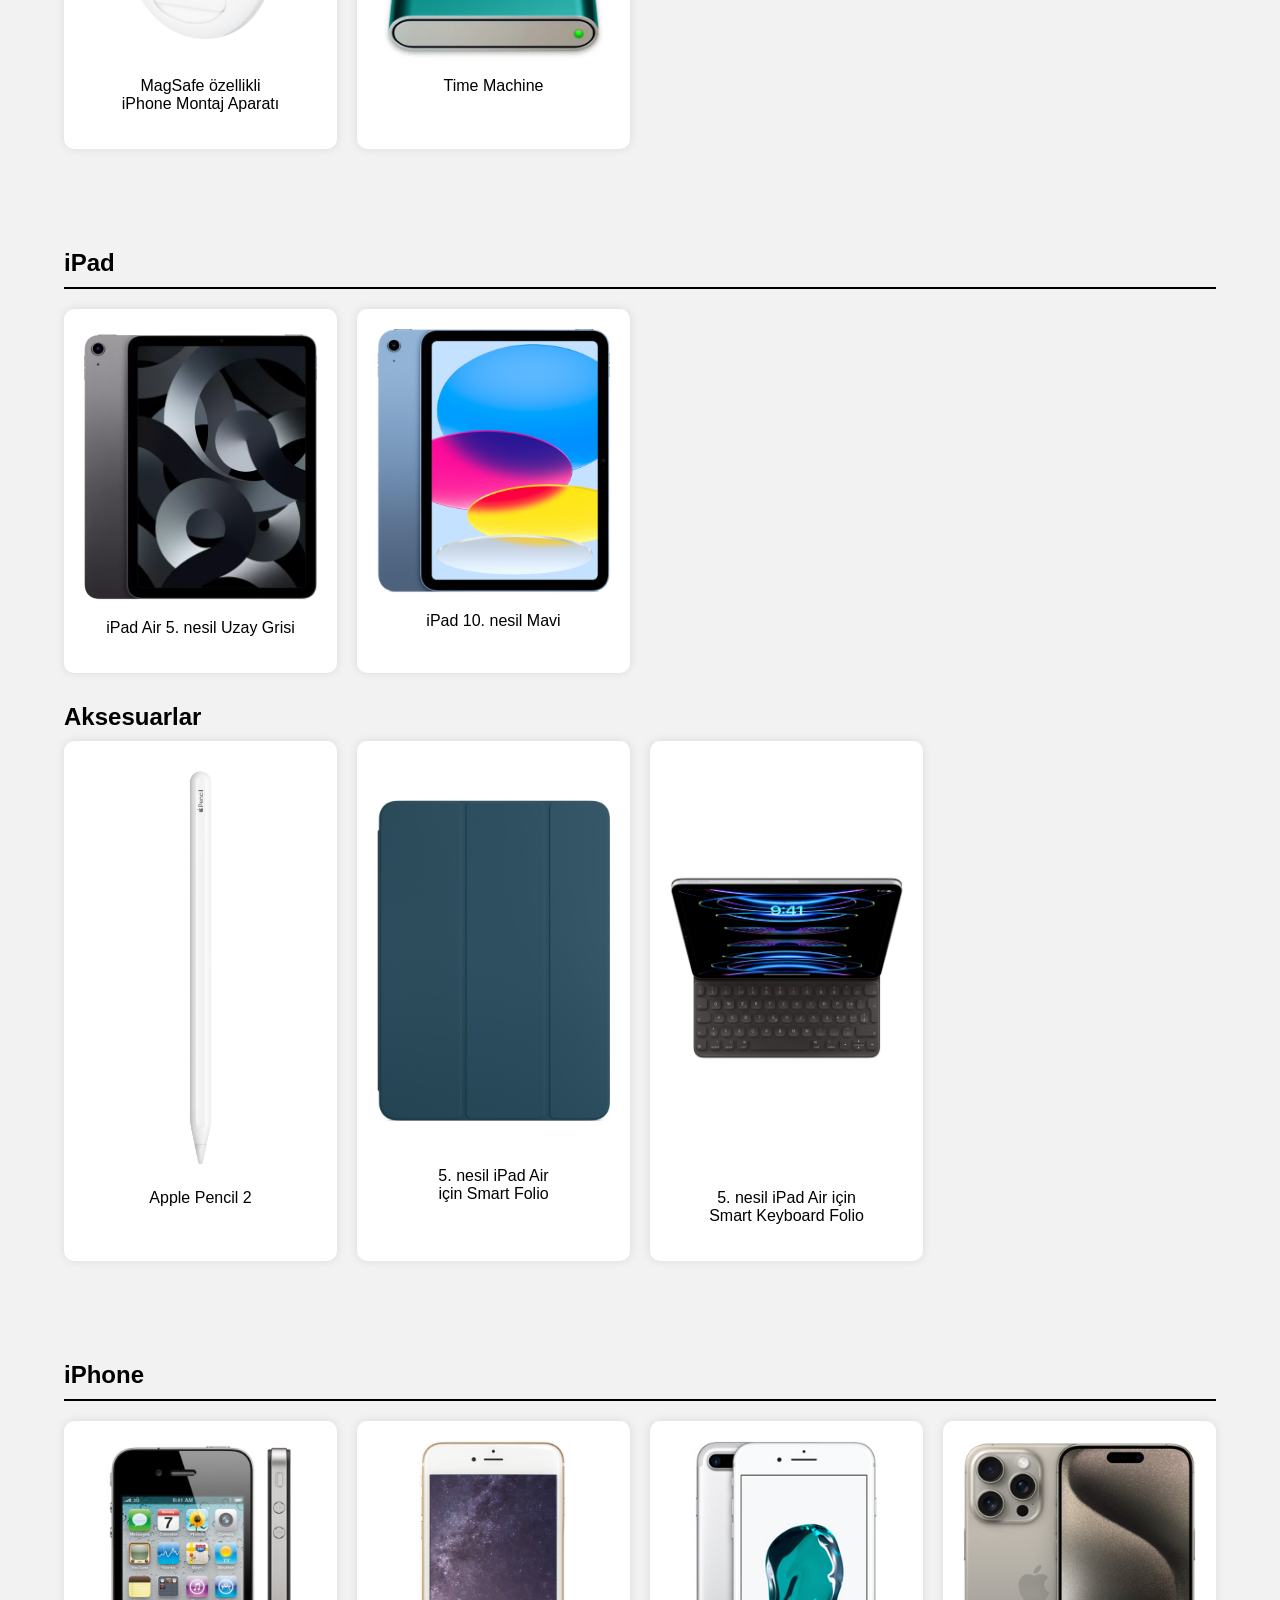
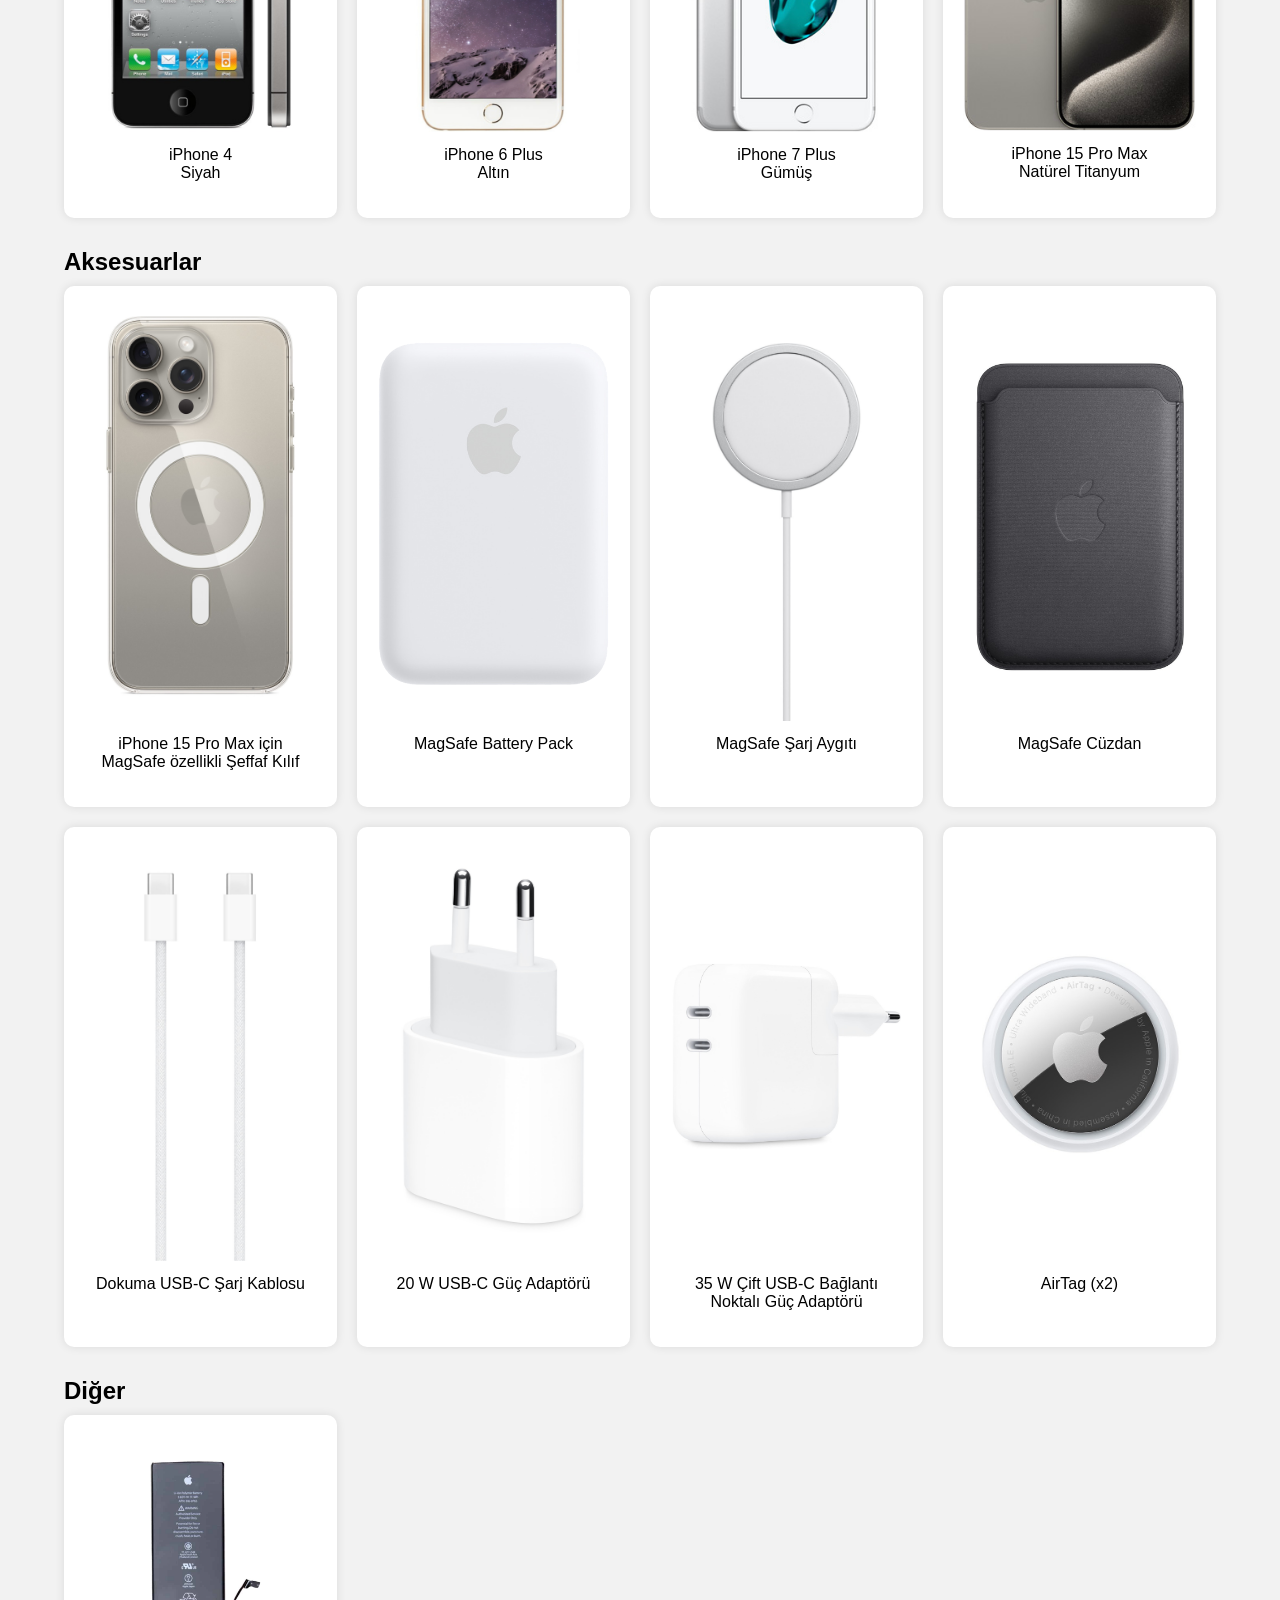
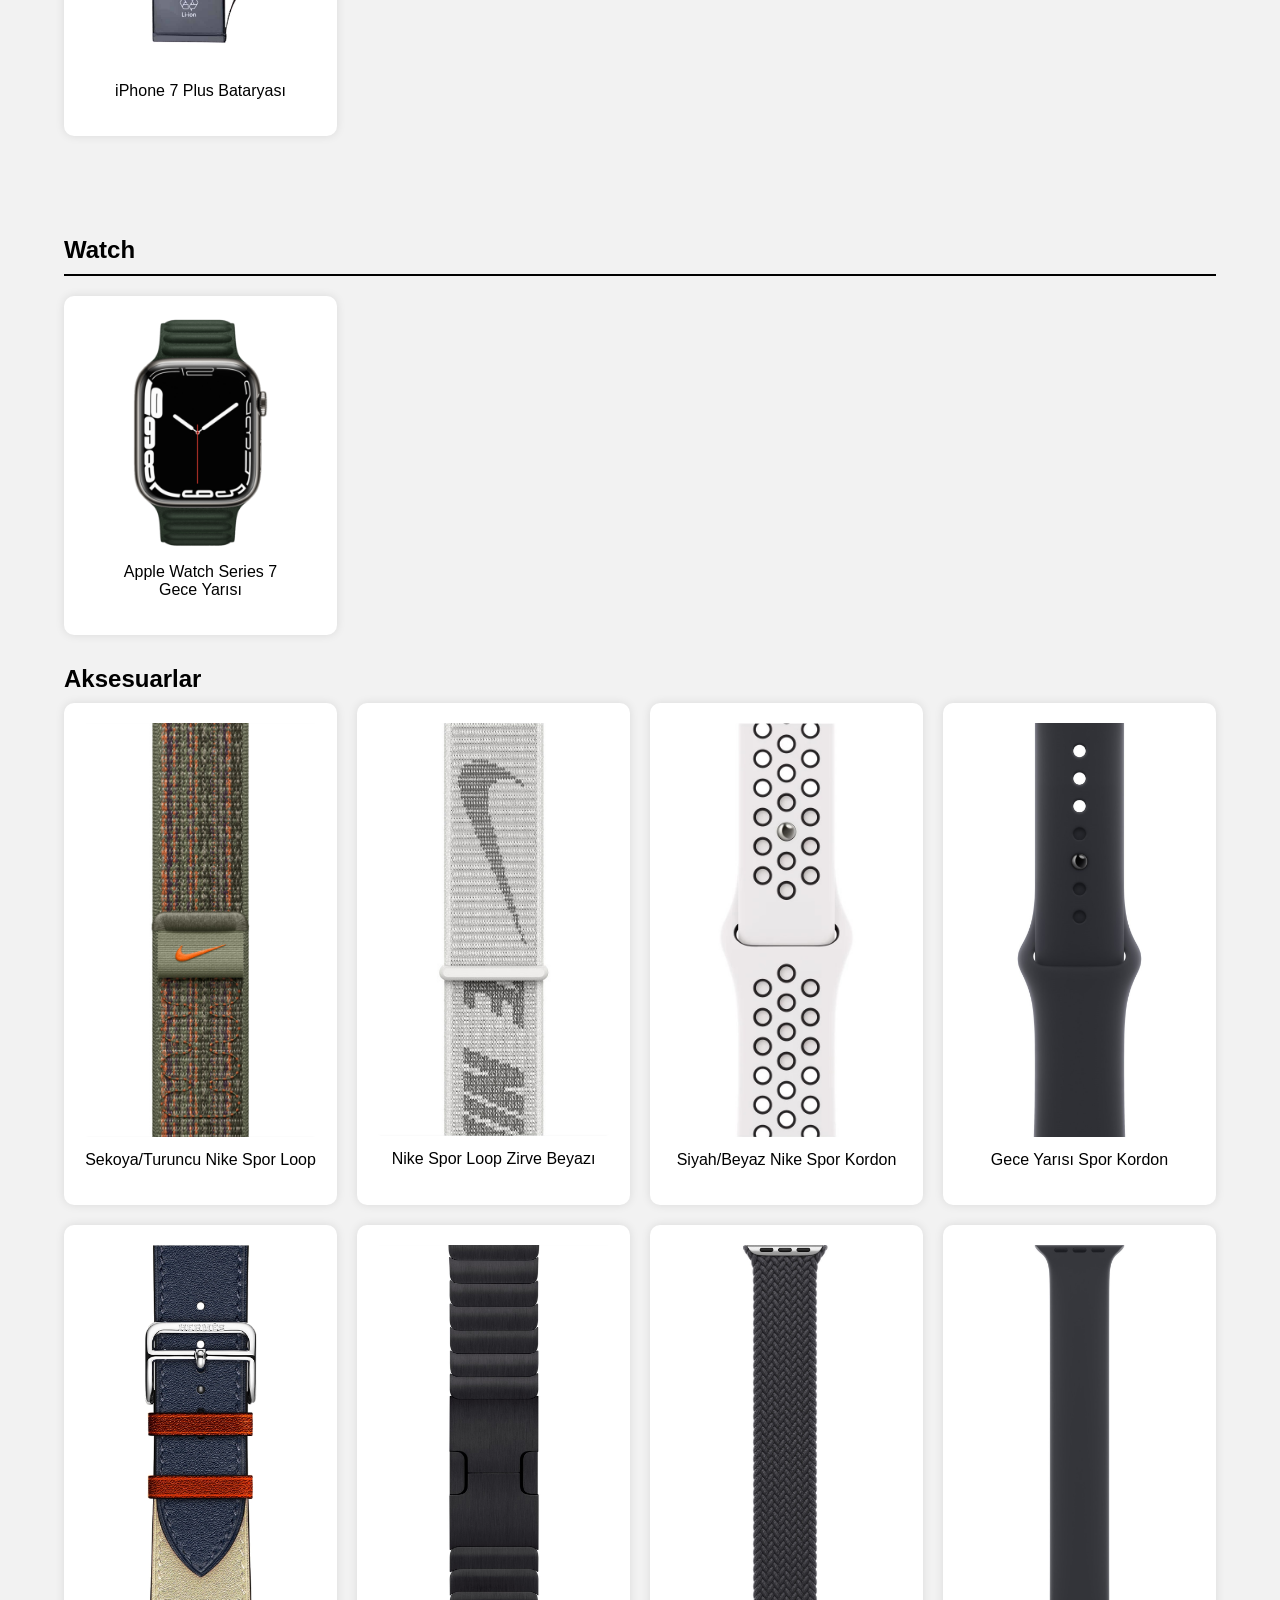
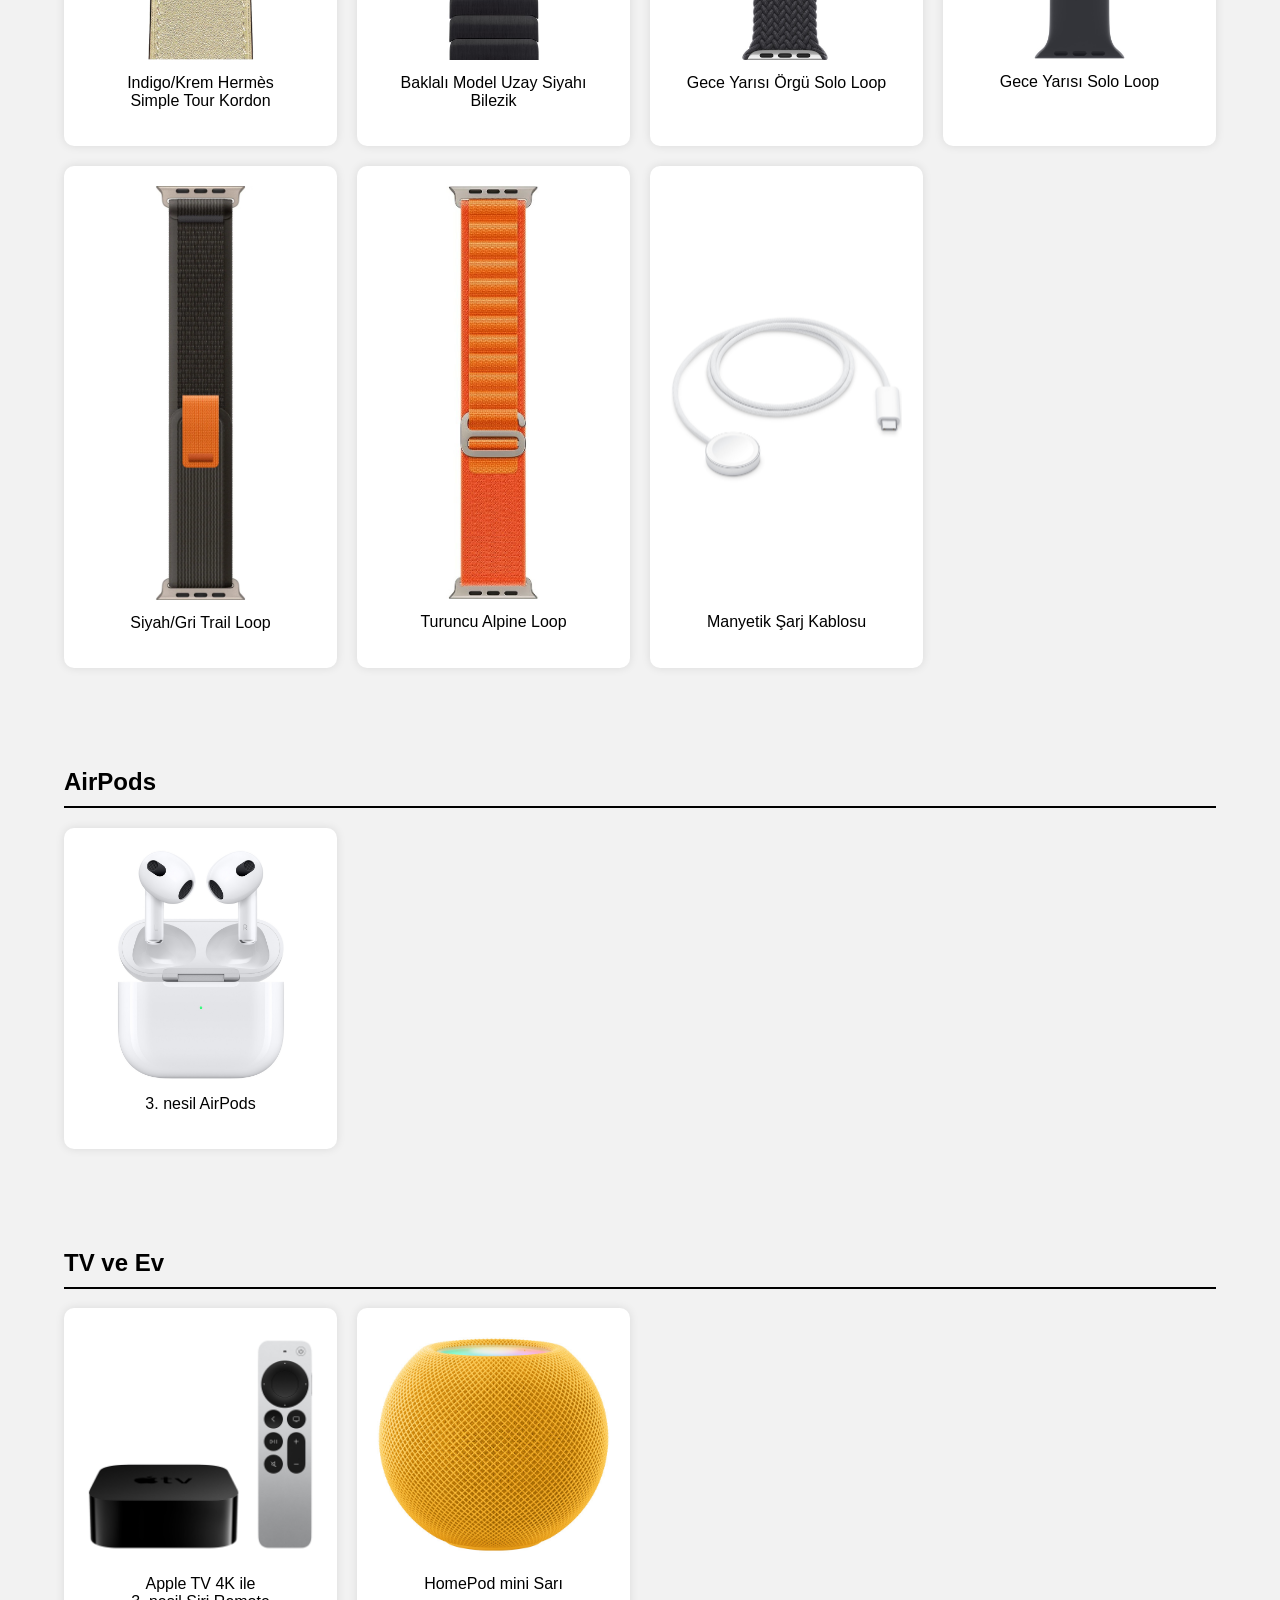
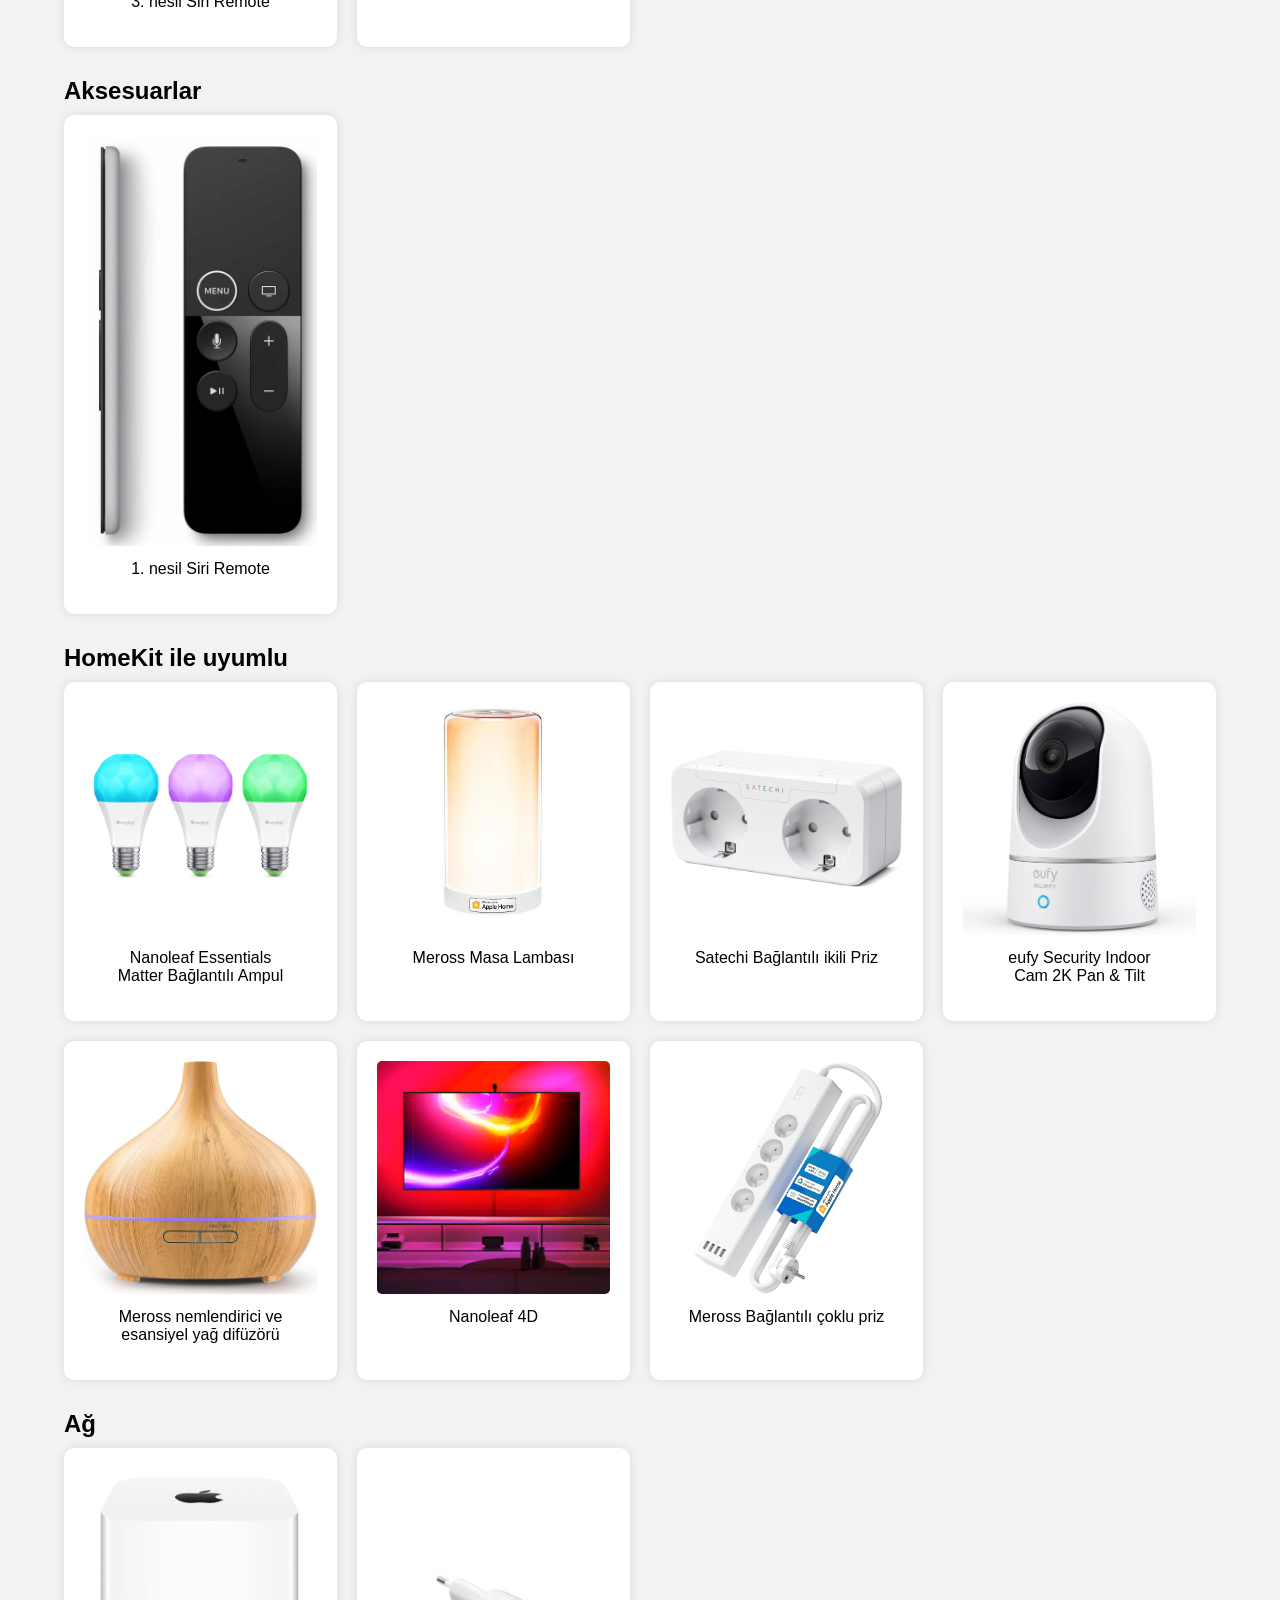
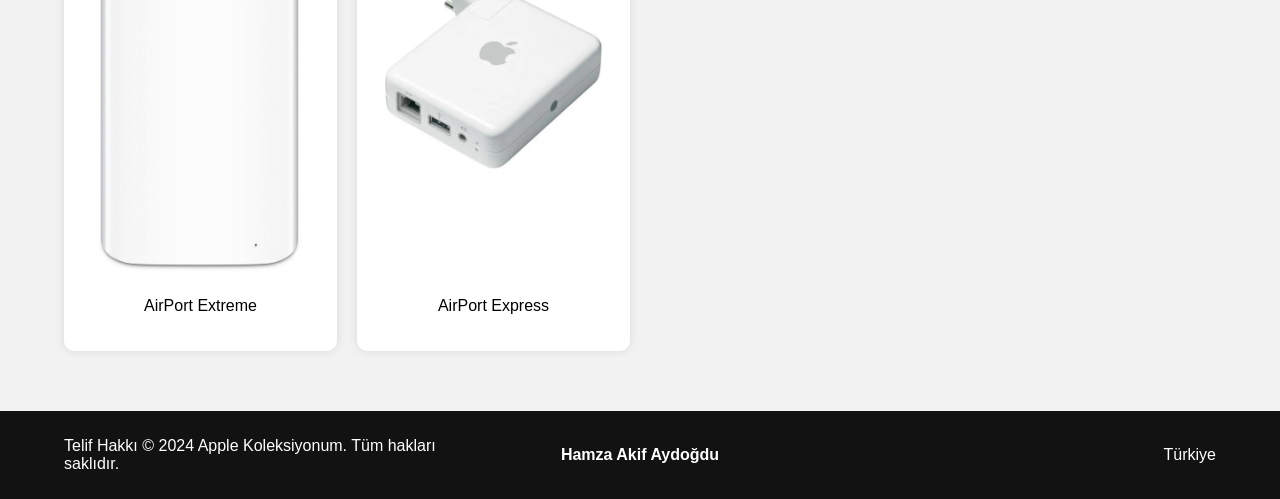
<file: index_tr.html>
<!DOCTYPE html>
<html lang="tr">
    <head>
        <meta charset="UTF-8">
        <meta name="viewport" content="width=device-width, initial-scale=1.0">
        <title>Apple Koleksiyonum</title>
        <link rel="stylesheet" href="styles/styles.css">
        <link rel="shortcut icon" href="images/favicon.ico" type="image/x-icon">
        <link rel="apple-touch-icon" href="images/favicon.ico" type="image/x-icon">
        <link rel="icon" href="images/favicon.ico" type="image/x-icon">

        <script>
            function ouvrirOnglet() {
                var nouvelleFenetre = window.open("images/kiz_baddest_4K.jpg", "_blank");
                nouvelleFenetre.document.write('<html lang="en"><head><meta charset="UTF-8"><meta name="viewport" content="width=device-width, initial-scale=1.0"><title>K/DA</title><link rel="stylesheet" href="styles/styles_of_kiz.css"><link rel="shortcut icon" href="images/kiz.ico" type="image/x-icon"></head><body><div class="lejpg"><img src="images/kiz_baddest_4K.jpg" alt="Image K/DA"></div></body></html>');
                nouvelleFenetre.document.close();
            }
        </script>
    </head>

    <body>
        <div class="page-container">
            <header>
                <div class="container-logo">
                    <div class="logo">
                        <img src="images/Apple_logo_white.png" alt="Logo Apple">
                    </div>

                    <div class="title">
                        <h1>Apple Koleksiyonum</h1>
                    </div>
                </div>

                <nav>
                    <div class="container-nav">
                        <ul>
                            <li><a href="https://apple.com/tr/" target="_blank">Store</a></li>
                            <li><a href="#mac">Mac</a></li>
                            <li><a href="#ipad">iPad</a></li>
                            <li><a href="#iphone">iPhone</a></li>
                            <li><a href="#watch">Watch</a></li>
                            <li><a href="#airpods">AirPods</a></li>
                            <li><a href="#tvetmaison">TV ve Ev</a></li>
                        </ul>
                    </div>
                </nav>
            </header>

            <main class="content-wrap">
                <!-- Mac -->
                <section id="mac" class="section">
                    <div class="container">
                        <h2>Mac</h2>

                        <div class="grid">
                            <div class="product" title="iMac 27 İnç 2011 Ortası, Gümüş">
                                <a href="https://support.apple.com/tr-tr/112569" target="_blank">
                                    <img src="images/mac/imac-27.jpeg" alt='iMac 27" 2011 ortası Resimi'>
                                </a>
                                <p>iMac 27" 2011 ortası</p>
                            </div>

                            <div class="product" title="MacBook Pro 16 İnç 2019, Uzay Grisi">
                                <a href="https://support.apple.com/tr-tr/111932" target="_blank">
                                    <img src="images/mac/macbookpro.jpeg" alt='MacBook Pro 16" 2019 Resimi'>
                                </a>
                                <p>MacBook Pro 16" 2019 <br> Uzay Grisi</p>
                            </div>

                            <div class="product" title="MacBook Air 15 İnç 2025, Gök Mavisi">
                                <a href="https://support.apple.com/tr-tr/122210" target="_blank">
                                    <img src="images/mac/macbook-air-blue-15.jpeg" alt='MacBook Air 15" 2025 Resimi'>
                                </a>
                                <p>MacBook Air 15" 2025 <br> Gök Mavisi</p>
                            </div>
                        </div>

                        <nav>
                            <ul>
                                <li>
                                    <b>Aksesuarlar</b>
                                </li>
                            </ul>
                        </nav>

                        <div class="grid">
                            <div class="product" title="Tuş takımlı Magic Keyboard, hızlı kaydırma için gezinme tuşlarına ve oyun oynamak için standart boyutlu ok tuşlarına sahip genişletilmiş bir klavyedir. Makas mekanizması yazarken denge ve hassasiyet sağlarken, düşük profili kullanımı rahat hale getirir. Tuş takımı finansal görevler için mükemmeldir ve dahili uzun ömürlü pili ile şarjlar arasında en az bir ay boyunca çalışır durumda kalır.">
                                <a href="https://www.apple.com/tr/shop/product/MQ052TD/A/sayısal-tuş-takımlı-magic-keyboard-almanca-gümüş-rengi" target="_blank">
                                    <img src="images/mac/accessoires/magic_keyboard2.jpeg" alt="Magic keyboard Resimi">
                                </a>
                                <p>Tuş takımlı Magic Keyboard 2</p>
                            </div>

                            <div class="product" title="Kablosuz ve şarj edilebilir Magic Mouse 2, akıcı gezinme için optimize edilmiş bir tasarım sunar. Multi-Touch yüzeyi, web sayfaları arasında kaydırma gibi sezgisel hareketleri mümkün kılıyor. Şarj ve bağlantı için dokuma USB-C - Lightning kablosuyla birlikte verilen ürün, ambalajından çıkar çıkmaz Mac'inize otomatik olarak bağlanır ve yaklaşık bir aylık pil ömrü sunar.">
                                <a href="https://www.apple.com/tr/shop/product/MK2E3TU/A/magic-mouse-beyaz-multi-touch-yüzey" target="_blank">
                                    <img src="images/mac/accessoires/magic_mouse2.jpeg" alt="Magic mouse Resimi">
                                </a>
                                <p>Magic Mouse 2</p>
                            </div>

                            <div class="product" title="Dokuma lightning - USB-C kablosu (Yalnızca Magic Mouse, Magic Trackpad ve Magic Keyboard aksesuarları ile kullanılabilir)">
                                <a href="https://www.apple.com/tr/shop/product/MK2E3TU/A/magic-mouse-beyaz-multi-touch-yüzey" target="_blank">
                                    <img src="images/mac/accessoires/cable lightning to usb-c tressée.jpeg" alt="Dokuma lightning - USB-C Kablosu Resimi">
                                </a>
                                <p>Dokuma lightning - USB-C Kablosu</p>
                            </div>

                            <div class="product" title="USB-C - USB-C kablosu (2 m)">
                                <a href="https://www.apple.com/tr/shop/product/MYQT3ZM/A/240-w-usb-c-%C5%9Farj-kablosu-2-m" target="_blank">
                                    <img src="images/mac/accessoires/usb-c_to_usb-c_(2m).jpeg" alt="USB-C - USB-C kablosu (2 m) Resimi">
                                </a>
                                <p>USB-C - USB-C <br> Kablosu (2 m)</p>
                            </div>

                            <div class="product" title="USB-C - Magsafe 3 kablosu (2 m) - Gök Mavisi">
                                <a href="https://www.apple.com/tr/shop/product/MDF14ZM/A/usb-c-magsafe-3-kablosu-2-m-g%C3%B6k-mavisi" target="_blank">
                                    <img src="images/mac/accessoires/cable_magsafe_3_bleu_ciel.jpeg" alt="USB-C - Magsafe 3 kablosu (2 m) - Gök Mavisi Resimi">
                                </a>
                                <p>USB-C - Magsafe 3 <br> Kablosu (2 m) - Gök Mavisi</p>
                            </div>

                            <div class="product" title="96 W USB-C Güç Adaptörü">
                                <a href="https://www.apple.com/tr/shop/product/MW2L3TU/A/96-w-usb-c-güç-adaptörü" target="_blank">
                                    <img src="images/mac/accessoires/adaptateur_secteur_usbc_96w.jpeg" alt="96 W USB-C Güç Adaptörü Resimi">
                                </a>
                                <p>96 W USB-C Güç Adaptörü</p>
                            </div>

                            <div class="product" title="70 W USB-C Güç Adaptörü">
                                <a href="https://www.apple.com/tr/shop/product/MXN53TU/A/70%C2%A0W%20USB-C%20G%C3%BC%C3%A7%C2%A0Adapt%C3%B6r%C3%BC" target="_blank">
                                    <img src="images/mac/accessoires/adaptateur_secteur_usbc_70w.jpeg" alt="70 W USB-C Güç Adaptörü Resimi">
                                </a>
                                <p>70 W USB-C Güç Adaptörü</p>
                            </div>

                            <div class="product" title="Yumuşak dokunuşlu, aşındırıcı olmayan bir malzemeden üretilen mendil, nano dokulu cama sahip olanlar da dahil olmak üzere tüm Apple ekranlarını güvenli ve etkili bir şekilde temizler.">
                                <a href="https://www.apple.com/tr/shop/product/MW693ZM/A/parlatma-bezi" target="_blank">
                                    <img src="images/mac/accessoires/polishing_cloth.jpeg" alt="Parlatma Bezi Resimi">
                                </a>
                                <p>Parlatma Bezi</p>
                            </div>

                            <div class="product" title="FaceTime aramaları için çok pratik bir çözüm olan macOS'in en son sürümünün yeni kamera sürekliliği özelliklerinden yararlanmak için MagSafe özellikli iPhone'unuzu Mac dizüstü bilgisayarınıza güvenli bir şekilde bağlayın">
                                <a href="https://www.apple.com/tr/shop/product/HR1V2ZM/A/apple-tv-4k-için-magsafe-özellikli-belkin-iphone-montaj-aparatı" target="_blank">
                                    <img src="images/mac/accessoires/belkin.jpeg" alt="MacBook için MagSafe özellikli Belkin iPhone Montaj Aparatı Resimi">
                                </a>
                                <p>MagSafe özellikli <br> iPhone Montaj Aparatı</p>
                            </div>

                            <div class="product" title="Sadece birkaç dakika içinde Mac'inizin tamını ve güvenli bir yedeğini kaydedin.">
                                <a href="https://support.apple.com/tr-tr/104984" target="_blank">
                                    <img src="images/mac/accessoires/Time Machine.webp" alt="Time Machine Resimi">
                                </a>
                                <p>Time Machine</p>
                            </div>
                        </div>
                    </div>
                </section>

                <!-- iPad -->
                <section id="ipad" class="section">
                    <div class="container">
                        <h2>iPad</h2>

                        <div class="grid">
                            <div class="product" title="iPad Air 5, Apple'ın 2022 yılında piyasaya sürdüğü, 10.9 inç ekran boyutuna sahip tablet modelidir. Uzay Grisi rengiyle şık bir görünüm sunar.">
                                <a href="https://support.apple.com/tr-tr/111887/" target="_blank">
                                    <img src="images/ipad/ipad_space_gray.webp" alt='iPad Air 5 Resimi'>
                                </a>
                                <p>iPad Air 5. nesil Uzay Grisi</p>
                            </div>

                            <div class="product" title="iPad 10. nesil, Apple'ın 2022 yılında piyasaya sürdüğü, 10.9 inç ekran boyutuna sahip tablet modelidir. Mavi rengiyle şık bir görünüm sunar.">
                                <a href="https://www.apple.com/tr/ipad-10.9/specs/" target="_blank">
                                    <img src="images/ipad/ipad_10.webp" alt='iPad 10 Resimi'>
                                </a>
                                <p>iPad 10. nesil Mavi</p>
                            </div>
                        </div>

                        <nav>
                            <ul>
                                <li>
                                    <b>Aksesuarlar</b>
                                </li>
                            </ul>
                        </nav>

                        <div class="grid">
                            <div class="product" title="Apple Pencil 2, iPad'inizde not almak, çizim yapmak ve daha fazlası için tasarlanmış kablosuz bir kalemdir. Manyetik olarak iPad'inize yapışır ve şarj edilebilir.">
                                <a href="https://www.apple.com/tr/shop/product/MXN43TU/A/apple-pencil-2-nesil" target="_blank">
                                    <img src="images/ipad/accessoires/pencil.jpeg" alt="Pencil 2 Resimi">
                                </a>
                                <p>Apple Pencil 2</p>
                            </div>

                            <div class="product" title="Smart Folio, iPad'inizi korurken aynı zamanda ekranınızı da kaplar. Okyanus mavisi rengiyle şık bir görünüm sunar.">
                                <a href="https://www.apple.com/tr/shop/product/MNA73ZM/A/ipad-air-5-nesil-için-smart-folio-okyanus-mavisi" target="_blank">
                                    <img src="images/ipad/accessoires/Smart_folio.jpeg" alt="Smart Folio Resimi">
                                </a>
                                <p>5. nesil iPad Air <br> için Smart Folio</p>
                            </div>

                            <div class="product" title="Smart Keyboard Folio, iPad'inizi korurken aynı zamanda klavye işlevi de sunar. Bu sayede iPad'inizi bir dizüstü bilgisayar gibi kullanabilirsiniz.">
                                <a href="https://www.apple.com/tr/shop/product/MXNK2TD/A/11-inç-ipad-pro-4-nesil-ve-11-inç-ipad-air-m2-için-smart-keyboard-folio-almanca" target="_blank">
                                    <img src="images/ipad/accessoires/Smart_keyboard_folio.jpeg" alt="Smart Keyboard Folio Resimi">
                                </a>
                                <p>5. nesil iPad Air için <br> Smart Keyboard Folio</p>
                            </div>
                        </div>
                    </div>
                </section>

                <!-- iPhone -->
                <section id="iphone" class="section">
                    <div class="container">
                        <h2>iPhone</h2>

                        <div class="grid">
                            <div class="product" title="iPhone 4, Apple'ın 2010 yılında piyasaya sürdüğü bir akıllı telefondur. Siyah rengiyle klasik bir görünüm sunar.">
                                <a href="https://support.apple.com/tr-tr/112562" target="_blank">
                                    <img src="images/iphone/iphone4.jpg" alt="iPhone 4 Resimi">
                                </a>
                                <p>iPhone 4 <br> Siyah</p>
                            </div>

                            <div class="product" title="iPhone 6 Plus, Apple'ın 2014 yılında piyasaya sürdüğü bir akıllı telefondur. Altın rengiyle şık bir görünüm sunar.">
                                <a href="https://support.apple.com/tr-tr/111940" target="_blank">
                                    <img src="images/iphone/iphone6plus.png" alt="iPhone 6 Plus Resimi">
                                </a>
                                <p>iPhone 6 Plus <br> Altın</p>
                            </div>

                            <div class="product" title="iPhone 7 Plus, Apple'ın 2016 yılında piyasaya sürdüğü, 5.5 inç ekran boyutuna sahip akıllı telefon modelidir. Gümüş rengiyle şık bir görünüm sunar.">
                                <a href="https://support.apple.com/tr-tr/111953" target="_blank">
                                    <img src="images/iphone/iphone7plus.png" alt="iPhone 7 Plus Resimi">
                                </a>
                                <p>iPhone 7 Plus <br> Gümüş</p>
                            </div>

                            <div class="product" title="iPhone 15 Pro Max, Apple'ın en yeni amiral gemisi akıllı telefonudur. Natürel Titanyum rengiyle şık bir görünüm sunar.">
                                <a href="https://support.apple.com/tr-tr/111828" target="_blank">
                                    <img src="images/iphone/iphone15promax.png" alt="iPhone 15 Pro Max Resimi">
                                </a>
                                <p>iPhone 15 Pro Max <br> Natürel Titanyum</p>
                            </div>                    
                        </div>

                        <nav>
                            <ul>
                                <li>
                                    <b>Aksesuarlar</b>
                                </li>
                            </ul>
                        </nav>

                        <div class="grid">
                            <div class="product" title="iPhone 15 Pro Max için MagSafe özellikli Şeffaf Kılıf, iPhone'unuzu korurken şık bir görünüm sunar. Manyetik tasarımı sayesinde MagSafe aksesuarları ile uyumludur.">
                                <a href="https://www.apple.com/tr/shop/product/MT233ZM/A/iphone-15-pro-max-için-magsafe-özellikli-şeffaf-kılıf" target="_blank">
                                    <img src="images/iphone/accessoires/clear_case.jpeg" alt="coque iPhone 15 Pro Max Resimi">
                                </a>
                                <p>iPhone 15 Pro Max için <br> MagSafe özellikli Şeffaf Kılıf</p>
                            </div>

                            <div class="product" title="MagSafe Battery Pack, iPhone'unuz için manyetik olarak takılan taşınabilir bir pil ile ekstra şarj sağlar.">
                                <a href="https://support.apple.com/tr-tr/111857" target="_blank">
                                    <img src="images/iphone/accessoires/magsafe_battery_pack.png" alt="Magsafe Battery Pack Resimi">
                                </a>
                                <p>MagSafe Battery Pack</p>
                            </div>

                            <div class="product" title="MagSafe Şarj Aygıtı, iPhone'unuzu hızlı ve güvenli bir şekilde şarj etmenizi sağlar. Manyetik tasarımı sayesinde iPhone'un arkasına kolayca yapışır.">
                                <a href="https://www.apple.com/tr/shop/product/MHXH3TU/A/magsafe-şarj-aygıtı" target="_blank">
                                    <img src="images/iphone/accessoires/magsafe.jpeg" alt="MagSafe Şarj Aygıtı Resimi">
                                </a>
                                <p>MagSafe Şarj Aygıtı</p>
                            </div>

                            <div class="product" title="MagSafe özellikli sentetik deri Cüzdan, iPhone'unuzun arkasına manyetik olarak yapışır ve kredi kartlarınızı veya kimliklerinizi güvenli bir şekilde saklar.">
                                <a href="https://www.apple.com/tr/shop/product/MT2N3ZM/A/iphone-için-magsafe-özellikli-mikro-dokuma-cüzdan-siyah" target="_blank">
                                    <img src="images/iphone/accessoires/magsafe_wallet.jpeg" alt="Magsafe Cüzdan Resimi">
                                </a>
                                <p>MagSafe Cüzdan</p>
                            </div>

                            <div class="product" title="Dokuma USB-C Şarj Kablosu, iPhone'unuzu hızlı ve güvenli bir şekilde şarj etmenizi sağlar. 1 metre uzunluğunda ve dayanıklı dokuma malzemeden üretilmiştir.">
                                <a href="https://www.apple.com/tr/shop/product/MQKJ3ZM/A/60-w-usb-c-şarj-kablosu-1-m" target="_blank">
                                    <img src="images/iphone/accessoires/usbc_cable.jpeg" alt="USB-C Şarj Kablosu Resimi">
                                </a>
                                <p>Dokuma USB-C Şarj Kablosu</p>
                            </div>

                            <div class="product" title="20 W USB-C Güç Adaptörü">
                                <a href="https://www.apple.com/tr/shop/product/MUVV3TU/A/20-w-usb-c-güç-adaptörü" target="_blank">
                                    <img src="images/iphone/accessoires/chargeur.jpeg" alt="20 W USB-C Güç Adaptörü Resimi">
                                </a>
                                <p>20 W USB-C Güç Adaptörü</p>
                            </div>

                            <div class="product" title="35 W Çift USB-C Bağlantı Noktalı Güç Adaptörü">
                                <a href="https://www.apple.com/tr/shop/product/MW2K3TU/A/35-w-çift-usb-c-bağlantı-noktalı-güç-adaptörü" target="_blank">
                                    <img src="images/iphone/accessoires/adaptateur_secteur_double_port_usbc_35w.jpeg" alt="35 W Çift USB-C Bağlantı Noktalı Güç Adaptörü Resimi">
                                </a>
                                <p>35 W Çift USB-C Bağlantı <br> Noktalı Güç Adaptörü</p>
                            </div>

                            <div class="product" title="AirTag, kaybolan eşyalarınızı bulmanıza yardımcı olan küçük bir takip cihazıdır. Bluetooth ve UWB teknolojisi ile çalışır.">
                                <a href="https://www.apple.com/tr/airtag/" target="_blank">
                                    <img src="images/iphone/accessoires/airtag.jpeg" alt="AirTag Resimi">
                                </a>
                                <p>AirTag (x2)</p>
                            </div>
                        </div>

                        <nav>
                            <ul>
                                <li>
                                    <b>Diğer</b>
                                </li>
                            </ul>
                        </nav>

                        <div class="grid">
                            <div class="product" title="iPhone 7 Plus Bataryası, iPhone 7 Plus modeline özel olarak tasarlanmış, orijinal yedek bataryadır.">
                                <img src="images/iphone/accessoires/divers/Batterie-originale-pour-iPhone-7-Plus.jpeg" alt="iPhone 7 Plus Bataryası Resimi">
                                <p>iPhone 7 Plus Bataryası</p>
                            </div>
                        </div>
                    </div>
                </section>

                <!-- Apple Watch -->
                <section id="watch" class="section">
                    <div class="container">
                        <h2>Watch</h2>

                        <div class="grid">
                            <div class="product" title="Apple Watch Series 7, Gece Yarısı rengiyle, genişletilmiş ekranı ve gelişmiş sağlık özellikleri ile donatılmıştır.">
                                <a href="https://support.apple.com/tr-tr/111909" target="_blank">
                                    <img src="images/watch/apple_watch_series7.png" alt='Apple Watch Series 7 Resimi'>
                                </a>
                                <p>Apple Watch Series 7 <br> Gece Yarısı</p>
                            </div>
                        </div>

                        <nav>
                            <ul>
                                <li>
                                    <b>Aksesuarlar</b>
                                </li>
                            </ul>
                        </nav>

                        <div class="grid">
                            <div class="product" title="Sekoya/Turuncu Nike Spor Loop, Apple Watch'unuz için tasarlanmış, hafif ve dayanıklı bir kayıştır.">
                                <a href="https://www.apple.com/tr/shop/product/MXU33ZM/A/46-mm-ye%C5%9Fil-gri-nike-spor-loop" target="_blank">
                                    <img src="images/watch/accessoires/sequoia_nike_loop.jpg" alt="Sekoya/Turuncu Nike Spor Loop Resimi">
                                </a>
                                <p>Sekoya/Turuncu Nike Spor Loop</p>
                            </div>

                            <div class="product" title="Nike Spor Loop Zirve Beyazı, Apple Watch'unuz için tasarlanmış, hafif ve dayanıklı bir kayıştır.">
                                <a href="https://www.apple.com/tr/shop/product/MXL53ZM/A/46-mm-bulut-mavisi-spor-loop" target="_blank">
                                    <img src="images/watch/accessoires/boucle sport nike.jpg" alt="Nike Spor Loop Zirve Beyazı Resimi">
                                </a>
                                <p>Nike Spor Loop Zirve Beyazı</p>
                            </div>

                            <div class="product" title="Siyah/Beyaz Nike Spor Kordon, Apple Watch'unuz için tasarlanmış, şık ve dayanıklı bir kayıştır.">
                                <a href="https://www.apple.com/tr/shop/product/MYL53ZM/A/46-mm-saf-platin-nike-spor-kordon-m-l" target="_blank">
                                    <img src="images/watch/accessoires/nike_loop.jpg" alt="Nike Spor Kordon Resimi">
                                </a>
                                <p>Siyah/Beyaz Nike Spor Kordon</p>
                            </div>

                            <div class="product" title="Gece Yarısı Spor Kordon, Apple Watch'unuz için tasarlanmış, şık ve dayanıklı bir kayıştır.">
                                <a href="https://www.apple.com/tr/shop/product/MXM43ZM/A/46-mm-siyah-spor-kordon-m-l" target="_blank">
                                    <img src="images/watch/accessoires/boucle_sport_minuit.jpeg" alt='Gece Yarısı Spor Kordon Resimi'>
                                </a>
                                <p>Gece Yarısı Spor Kordon</p>
                            </div>

                            <div class="product" title="Hermès Simple Tour Twill Jump Noir/Gold de 45 mm, Apple Watch'unuz için tasarlanmış, şık ve lüks bir kayıştır.">
                                <a href="https://www.apple.com/tr/shop/product/MTHH3ZM/A/apple-watch-herm%C3%A8s-bracelet-simple-tour-twill-jump-noir-gold-de-45-mm" target="_blank">
                                    <img src="images/watch/accessoires/hermes.jpg" alt="Hermès Kordon Resimi">
                                </a>
                                <p>Indigo/Krem Hermès <br> Simple Tour Kordon</p>
                            </div>

                            <div class="product" title="Baklalı Model Uzay Siyahı Bilezik, Apple Watch'unuz için tasarlanmış, şık ve dayanıklı bir bileziktir. 46 mm boyutunda mevcuttur.">
                                <a href="https://www.apple.com/tr/shop/product/MXMK3ZM/A/46-mm-baklal%C4%B1-model-arduvaz-bilezik" target="_blank">
                                    <img src="images/watch/accessoires/bracelet_maillons.jpeg" alt="Baklalı Model Uzay Siyahı Bilezik Resimi">
                                </a>
                                <p>Baklalı Model Uzay Siyahı Bilezik</p>
                            </div>

                            <div class="product" title="Gece Yarısı Örgü Solo Loop, Apple Watch'unuz için tasarlanmış, elastik ve hafif bir kayıştır. Boyut 8 olarak mevcuttur.">
                                <a href="https://www.apple.com/tr/shop/product/MY303ZM/A/46-mm-gece-yar%C4%B1s%C4%B1-%C3%B6rg%C3%BC-solo-loop-boyut-8" target="_blank">
                                    <img src="images/watch/accessoires/boucle_unique_tressée.jpeg" alt="Gece Yarısı Örgü Solo Loop Resimi">
                                </a>
                                <p>Gece Yarısı Örgü Solo Loop</p>
                            </div>

                            <div class="product" title="Gece Yarısı Solo Loop, Apple Watch'unuz için tasarlanmış, elastik ve hafif bir kayıştır. Boyut 8 olarak mevcuttur.">
                                <a href="https://www.apple.com/tr/shop/product/MYAF3ZM/A/46-mm-siyah-solo-loop-boyut-8" target="_blank">
                                    <img src="images/watch/accessoires/boucle_unique.jpeg" alt="Gece Yarısı Solo Loop Resimi">
                                </a>
                                <p>Gece Yarısı Solo Loop</p>
                            </div>

                            <div class="product" title="Siyah/Gri Trail Loop, Apple Watch'unuz için tasarlanmış, hafif ve dayanıklı bir kayıştır">
                                <a href="https://www.apple.com/tr/shop/product/MXTR3ZM/A/49-mm-siyah-trail-loop-m-l-nat%C3%BCrel-titanyum" target="_blank">
                                    <img src="images/watch/accessoires/loop_trail.jpg" alt="Siyah/Gri Trail Loop Resimi">
                                </a>
                                <p>Siyah/Gri Trail Loop</p>
                            </div>

                            <div class="product" title="Turuncu Alpine Loop, Apple Watch'unuz için tasarlanmış, dayanıklı ve şık bir kayıştır. Orta boyutlu, doğal titanyum ile uyumludur.">
                                <a href="https://www.apple.com/tr/shop/product/MXN23ZM/A/49-mm-u%C3%A7uk-kahve-alpine-loop-orta-boy-nat%C3%BCrel-titanyum" target="_blank">
                                    <img src="images/watch/accessoires/alpine_loop.jpg" alt="Turuncu Alpine Loop Resimi">
                                </a>
                                <p>Turuncu Alpine Loop</p>
                            </div>

                            <div class="product" title="Manyetik Şarj Aygıtı, Apple Watch'unuzu hızlı ve kolay bir şekilde şarj etmenizi sağlar. USB-C bağlantısı ile uyumlu olup, manyetik tasarımı sayesinde saatinizin arkasına kolayca yapışır.">
                                <a href="https://www.apple.com/tr/shop/product/MT0H3ZM/A/apple-watch-manyetik-h%C4%B1zl%C4%B1-%C5%9Farj-ayg%C4%B1t%C4%B1-usb%E2%80%91c-kablosu-1-m" target="_blank">
                                    <img src="images/watch/accessoires/charging_cable.jpeg" alt="Manyetik Şarj Kablosu Resimi">
                                </a>
                                <p>Manyetik Şarj Kablosu</p>
                            </div>
                        </div>
                    </div>
                </section>

                <!-- AirPods -->
                <section id="airpods" class="section">
                    <div class="container">
                        <h2>AirPods</h2>

                        <div class="grid">
                            <div class="product" title="AirPods 2. nesil, kablosuz kulaklıklar, H1 çipi ile donatılmıştır ve daha hızlı bağlantı, daha iyi ses kalitesi ve daha uzun pil ömrü sunar.">
                                <a href="https://support.apple.com/tr-tr/111863" target="_blank">
                                    <img src="images/airpods/airpods3.jpeg" alt='AirPods 3 Resimi'>
                                </a>
                                <p>3. nesil AirPods</p>
                            </div>
                        </div>
                    </div>
                </section>

                <!-- Tv et Maison -->
                <section id="tvetmaison" class="section">
                    <div class="container">
                        <h2>TV ve Ev</h2>

                        <div class="grid">
                            <div class="product" title="Apple TV 4K, 4K HDR ve Dolby Vision desteği ile yüksek kaliteli görüntü sunar. Apple TV uygulaması, Apple Arcade, Apple Music ve daha fazlasını içerir.">
                                <a href="https://support.apple.com/tr-tr/111922" target="_blank">
                                    <img src="images/tv/tv.png" alt='Apple TV 4K Resimi'>
                                </a>
                                <p>Apple TV 4K ile <br> 3. nesil Siri Remote</p>
                            </div>

                            <div class="product" title="HomePod mini, 360 derece ses deneyimi sunan, akıllı ev kontrolü ve Siri entegrasyonu ile donatılmış kompakt bir hoparlördür.">
                                <a href="https://www.apple.com/tr/homepod-mini/specs/" target="_blank">
                                    <img src="images/homepod/homepodmini_yellow.jpg" alt='HomePod mini Resimi'>
                                </a>
                                <p>HomePod mini Sarı</p>
                            </div>
                        </div>

                        <nav>
                            <ul>
                                <li>
                                    <b>Aksesuarlar</b>
                                </li>
                            </ul>
                        </nav>

                        <div class="grid">
                            <div class="product" title="Apple TV 4K için MagSafe özellikli Siri Remote, Apple TV 4K ile uyumlu, sesli komutlar ve dokunmatik yüzey ile kontrol imkanı sunar.">
                                <a href="https://support.apple.com/tr-tr/103233" target="_blank">
                                    <img src="images/tv/accessoires/apple-siri-remote.jpg" alt="Siri Remote Resimi">
                                </a>
                                <p>1. nesil Siri Remote</p>
                            </div>
                        </div>

                        <nav>
                            <ul>
                                <li>
                                    <b>HomeKit ile uyumlu</b>
                                </li>
                            </ul>
                        </nav>

                        <div class="grid">
                            <div class="product" title="Nanoleaf Essentials Matter A19 Smart Bulb, Thread ve Matter teknolojileri ile uyumlu, beyaz ve renkli LED ışık sunar.">
                                <a href="https://www.apple.com/shop/product/HQGL2ZM/A/Nanoleaf%20Essentials%20Matter%20A19%20Smart%20Bulb%20-%20Thread%20&%20Matter-Enabled%20Smart%20LED%20Light%20Bulb%20-%20White%20and%20Color%20(3%20Pack)" target="_blank">
                                    <img src="images/maison/Nanoleaf.jpeg" alt='Nanoleaf Light Bulb Resimi'>
                                </a>
                                <p>Nanoleaf Essentials <br> Matter Bağlantılı Ampul</p>
                            </div>

                            <div class="product" title="Meross Masa Lambası, HomeKit, Alexa ve Google Asistan ile uyumlu, akıllı aydınlatma özellikleri sunar.">
                                <a href="https://www.amazon.fr/Veilleuse-Intelligente-Compatible-SmartThings-Multicolore/dp/B08L3B8ZMX/ref=sr_1_5?crid=12SSCL1OD7ESF&dib=eyJ2IjoiMSJ9.[base64].BaN8hkaEImHkqaWo0m9qRUOLjUro2Px6aCo_Yj0TQVA&dib_tag=se&keywords=meross%2Blampe&qid=1712350888&sprefix=%2Caps%2C313&sr=8-5&th=1" target="_blank">
                                    <img src="images/maison/meross_lampe.jpeg" alt='Meross Masa Lambası Resimi'>
                                </a>
                                <p>Meross Masa Lambası</p>
                            </div>

                            <div class="product" title="Satechi Bağlantılı ikili Priz, HomeKit, Alexa ve Google Asistan ile uyumlu, 2 USB bağlantı noktası ve 2 AC prizi ile donatılmıştır.">
                                <a href="https://www.amazon.fr/dp/B091JF1Z4Y?ref=nb_sb_ss_w_as-reorder_k0_1_4&amp=&crid=U3G8CDVAEBZW&amp=&sprefix=sate" target="_blank">
                                    <img src="images/maison/Satechi_double_prise.jpeg" alt='Satechi Bağlantılı priz Resimi'>
                                </a>
                                <p>Satechi Bağlantılı ikili Priz</p>
                            </div>

                            <div class="product" title="eufy Security Indoor WiFi'lı güvenlik kamerası, 2K çözünürlük, 360 derece dönebilme, gece görüşü, hareket algılama ve sesli iletişim özellikleri ile donatılmıştır. HomeKit, Alexa ve Google Asistan ile uyumludur.">
                                <a href="https://www.amazon.fr/eufy-int%C3%A9rieure-d%C3%A9tection-Compatible-Assistants/dp/B086LBCQJL/ref=sr_1_5?__mk_tr_tr=%C3%85M%C3%85%C5%BD%C3%95%C3%91&crid=3D1LT5KY1PKZQ&dib=eyJ2IjoiMSJ9.[base64].nEsO4n9Qe5r7VERRQzZBJulPu4CePS3vqT3E4Ctb9dE&dib_tag=se&keywords=cam%C3%A9ra+connect%C3%A9e+homekit&qid=1713131025&sprefix=cam%C3%A9ra+connect%C3%A9e+homekit%2Caps%2C66&sr=8-5" target="_blank">
                                    <img src="images/maison/eufy camera pan&tilt.jpg" alt="eufy Security Indoor WiFi'lı güvenlik kamerası Resimi">
                                </a>
                                <p>eufy Security Indoor <br> Cam 2K Pan & Tilt</p>
                            </div>

                            <div class="product" title="Meross nemlendirici ve esansiyel yağ difüzörü, HomeKit, Alexa ve Google Asistan ile uyumlu, 4L kapasiteye sahip, 7 renkli LED ışık ve 4 zamanlama modu ile donatılmıştır.">
                                <a href="https://www.amazon.fr/Diffuseur-Essentielles-Compatible-Humidificateur-Ultrasonique/dp/B09P55ZYJS/ref=sr_1_27?crid=MNWNTP7JK4KC&dib=eyJ2IjoiMSJ9.[base64].EQEh11RJ1ZqRw6h4s6EoegCa_-zgNld1IYcRjqjd_Bc&dib_tag=se&keywords=meross&qid=1715514632&sprefix=mer%2Caps%2C81&sr=8-27&th=1" target="_blank">
                                    <img src="images/maison/meross_humidificateur.jpg" alt="Meross nemlendirici ve esansiyel yağ difüzörü Resimi">
                                </a>
                                <p>Meross nemlendirici ve <br> esansiyel yağ difüzörü</p>
                            </div>

                            <div class="product" title="Nanoleaf 4D, TV'nizin arkasına monte edilebilen, renkli LED ışık çubukları ile donatılmış bir ambiyans aydınlatma sistemidir. HomeKit, Alexa ve Google Asistan ile uyumludur.">
                                <a href="https://nanoleaf.me/fr-FR/products/nanoleaf-4d/?category=4D&version=v1&size=65" target="_blank">
                                    <img src="images/maison/Nanoleaf_4D.png" alt="Nanoleaf 4D Resimi">
                                </a>
                                <p>Nanoleaf 4D</p>
                            </div>

                            <div class="product" title="Meross Bağlantılı çoklu priz, HomeKit, Alexa ve Google Asistan ile uyumlu, 4 bağlantı noktası ve 4 USB bağlantı noktası ile donatılmıştır.">
                                <a href="https://www.amazon.com.tr/meross-Akilli-%C3%87oklu-Priz-G%C3%BC%C3%A7/dp/B08JZ3Z3Z2?__mk_tr_TR=%C3%85M%C3%85%C5%BD%C3%95%C3%91&crid=3QBO1MK3SZ8IX&dib=eyJ2IjoiMSJ9.[base64].YNSWDGry5okl9bMTOkhUFutHyN4hrwjdVLGo9AZn4Hc&dib_tag=se&keywords=meross&qid=1748194889&sprefix=meros%2Caps%2C99&sr=8-2" target="_blank">
                                    <img src="images/maison/meross_multiprise.jpg" alt="Meross Bağlantılı çoklu priz Resimi">
                                </a>
                                <p>Meross Bağlantılı çoklu priz</p>
                            </div>
                        </div>

                        <nav>
                            <ul>
                                <li>
                                    <b>Ağ</b>
                                </li>
                            </ul>
                        </nav>

                        <div class="grid">
                            <div class="product" title="AirPort Extreme, Apple'ın son nesil yüksek performanslı kablosuz yönlendiricisidir. Gelişmiş ağ özellikleri ve hızlı veri aktarımı sunar.">
                                <a href="https://support.apple.com/tr-tr/112419" target="_blank">
                                    <img src="images/airport/AirPort Extreme.jpg" alt='AirPort Extreme Resimi'>
                                </a>
                                <p>AirPort Extreme</p>
                            </div>

                            <div class="product" title="AirPort Express, Apple'ın ilk nesil kompakt kablosuz yönlendiricisidir. Müzik akışı ve ağ genişletme özellikleri sunar.">
                                <a href="https://support.apple.com/tr-tr/112477" target="_blank">
                                    <img src="images/airport/AirPort Express.png" alt='AirPort Express Resimi'>
                                </a>
                                <p>AirPort Express</p>
                            </div>
                        </div>
                    </div>
                </section>
            </main>

            <footer>
                <div class="container">
                    <div class="copyright"><p>Telif Hakkı <a class="kiz_change-color" href="javascript:void(0)" onclick="ouvrirOnglet()">&copy;</a> 2024 Apple Koleksiyonum. Tüm hakları saklıdır.</p></div>
                    
                    <div class="author">
                        <h4>Hamza Akif Aydoğdu</h4>
                    </div>

                    <div class="region">
                        <a href="regions.html">
                            <p>Türkiye</p>
                        </a>
                    </div>
                </div>
            </footer>
        </div>
    </body>
</html>
</file>
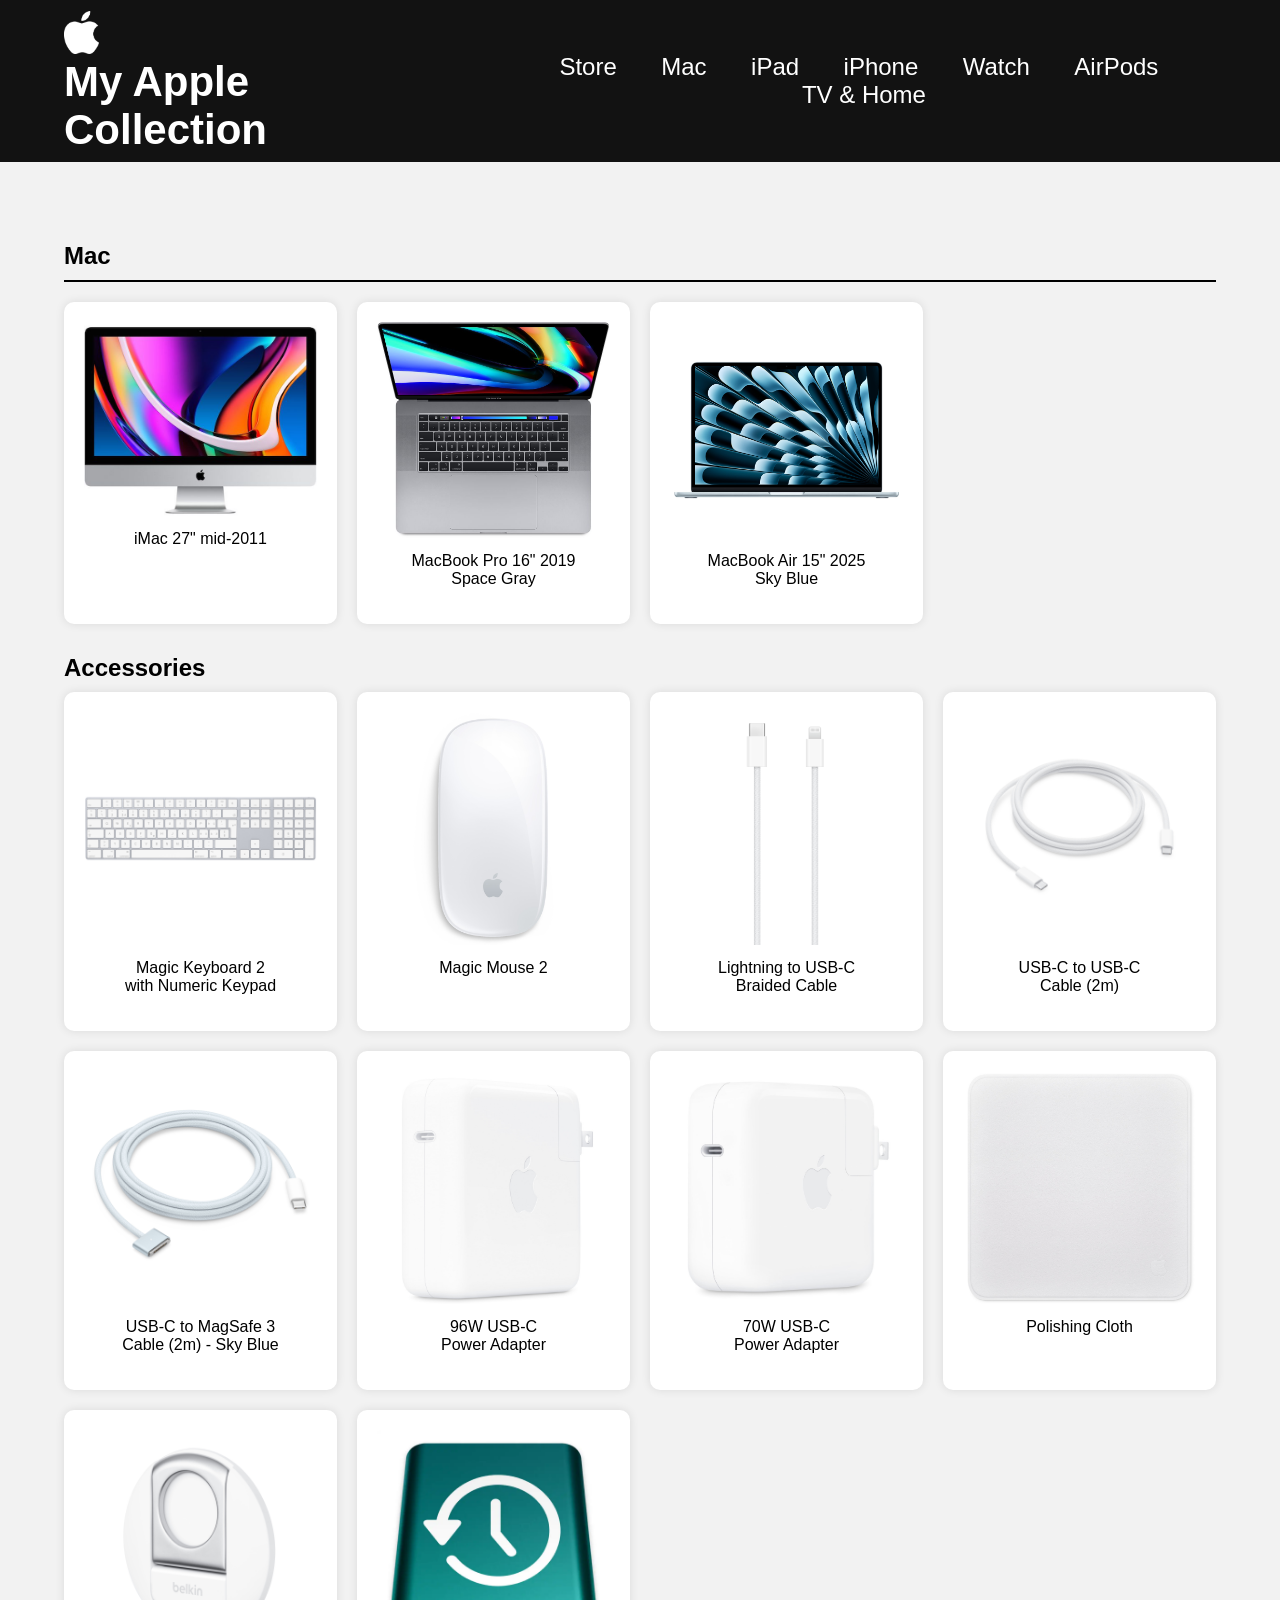
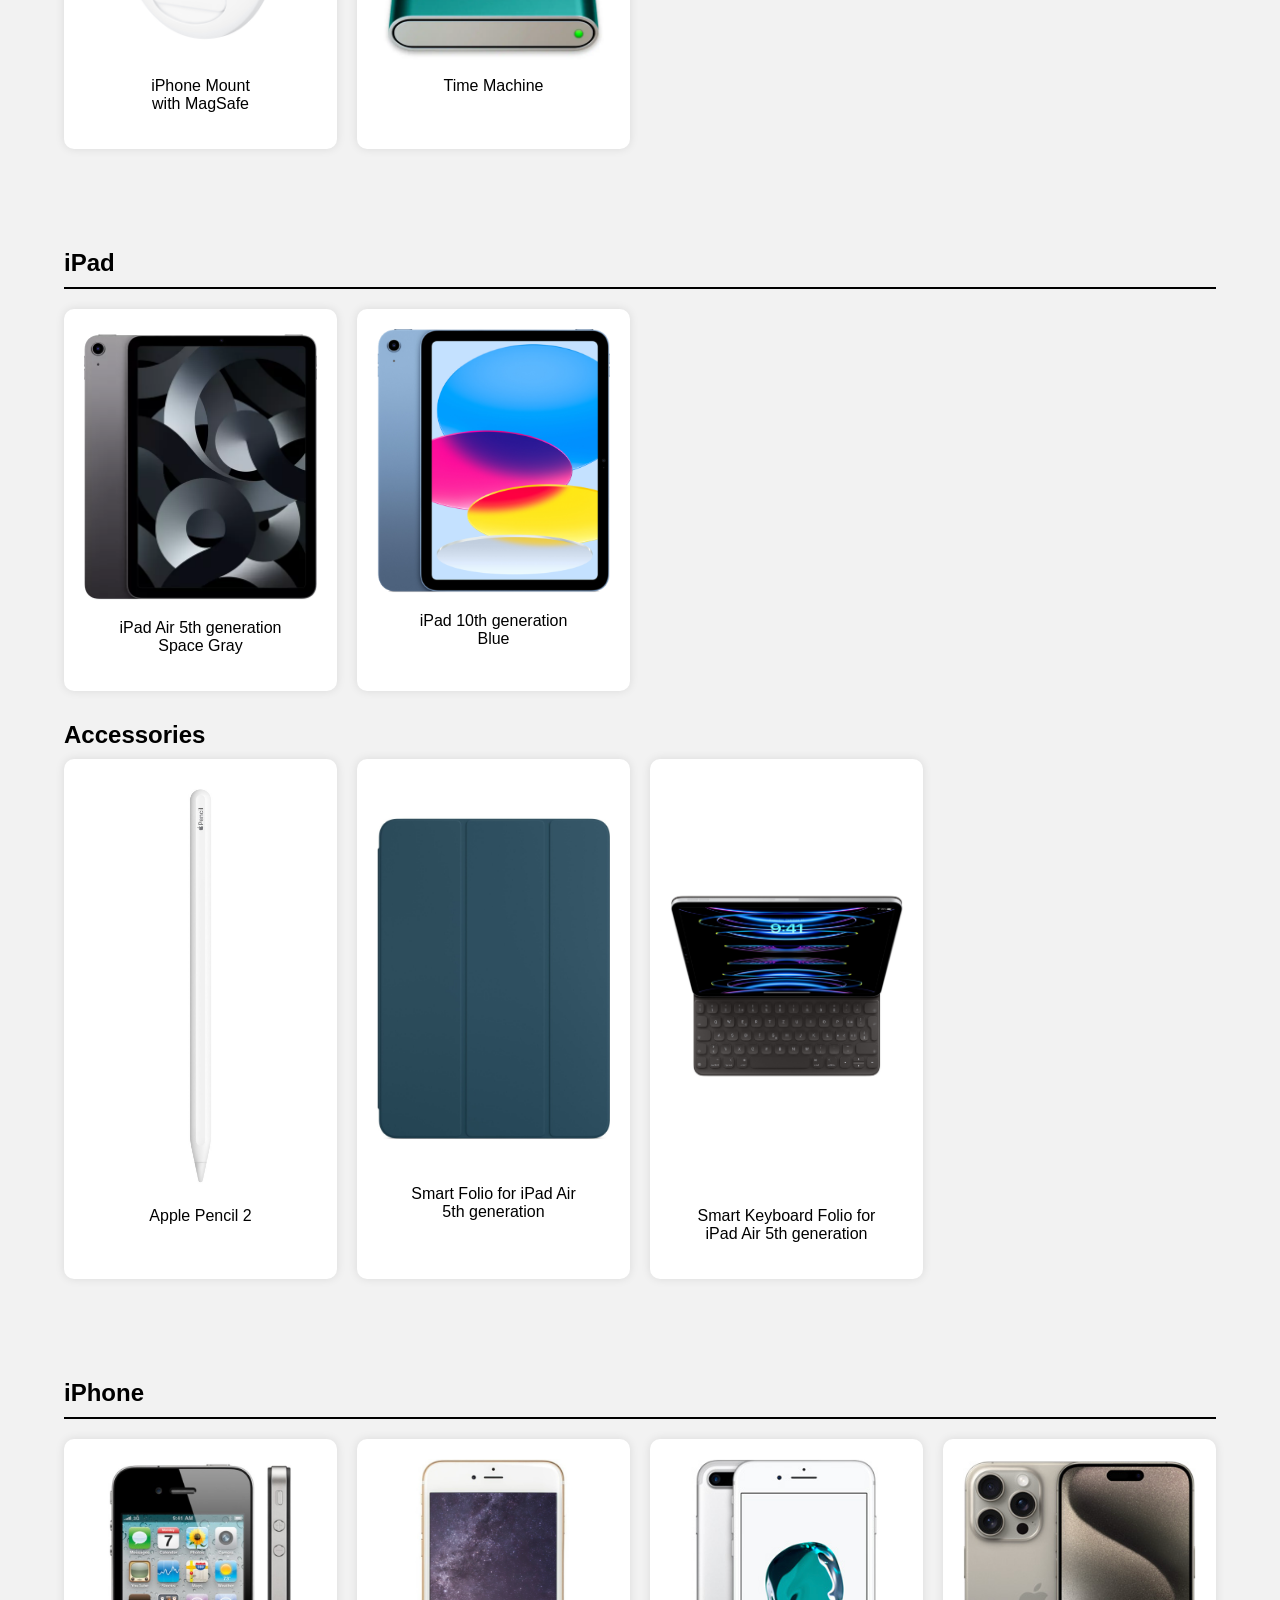
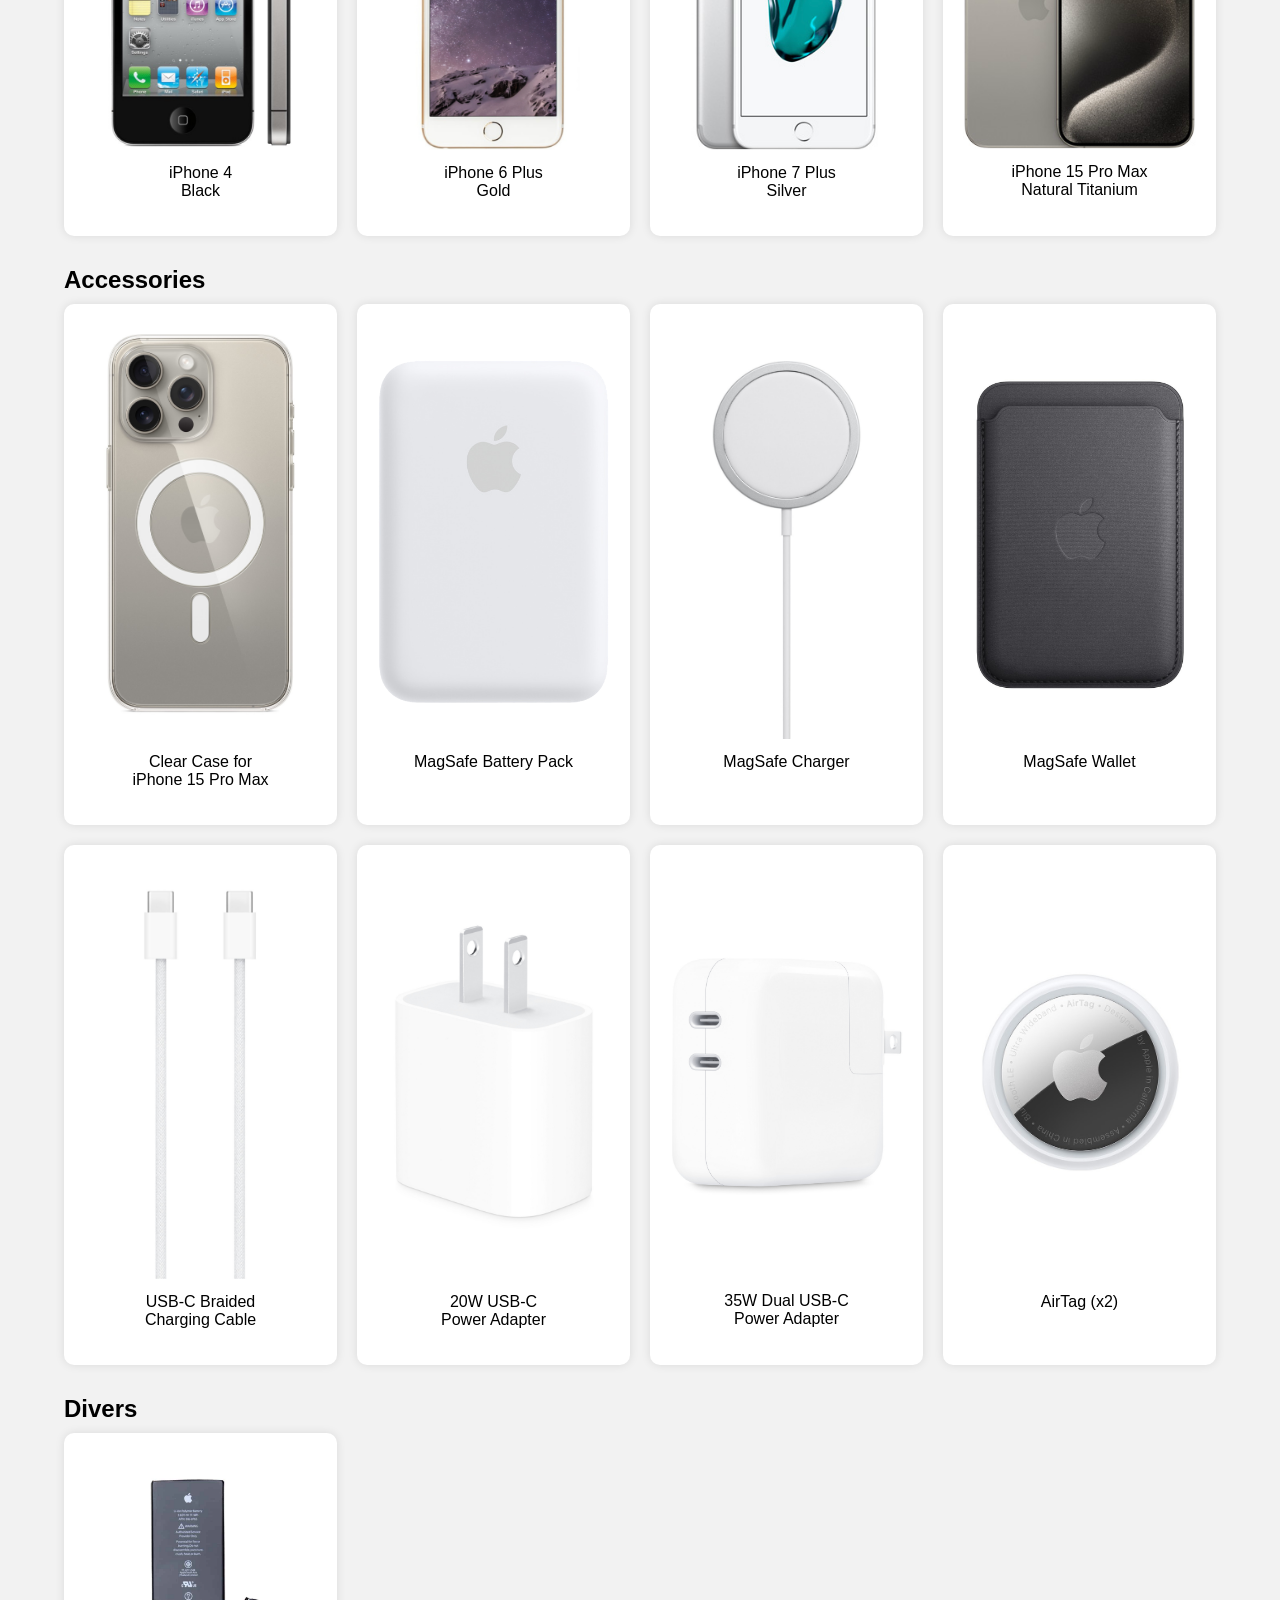
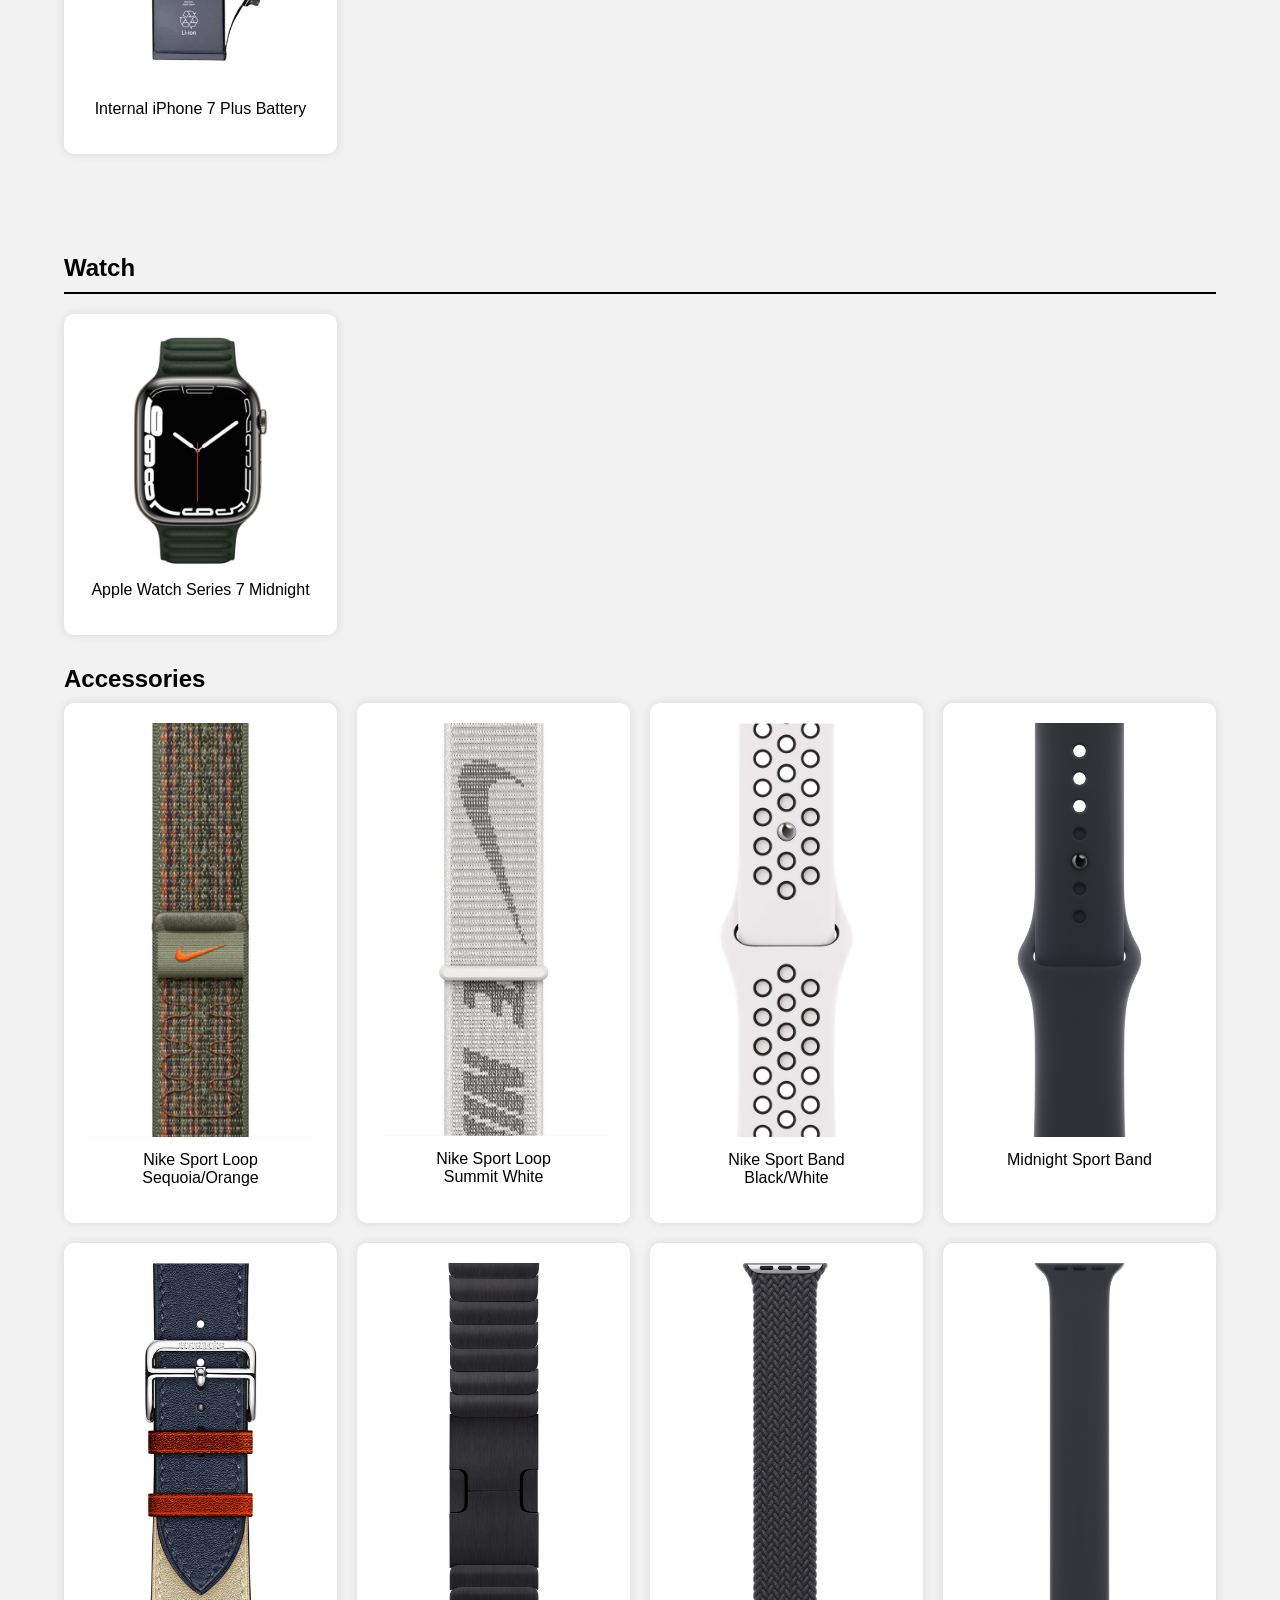
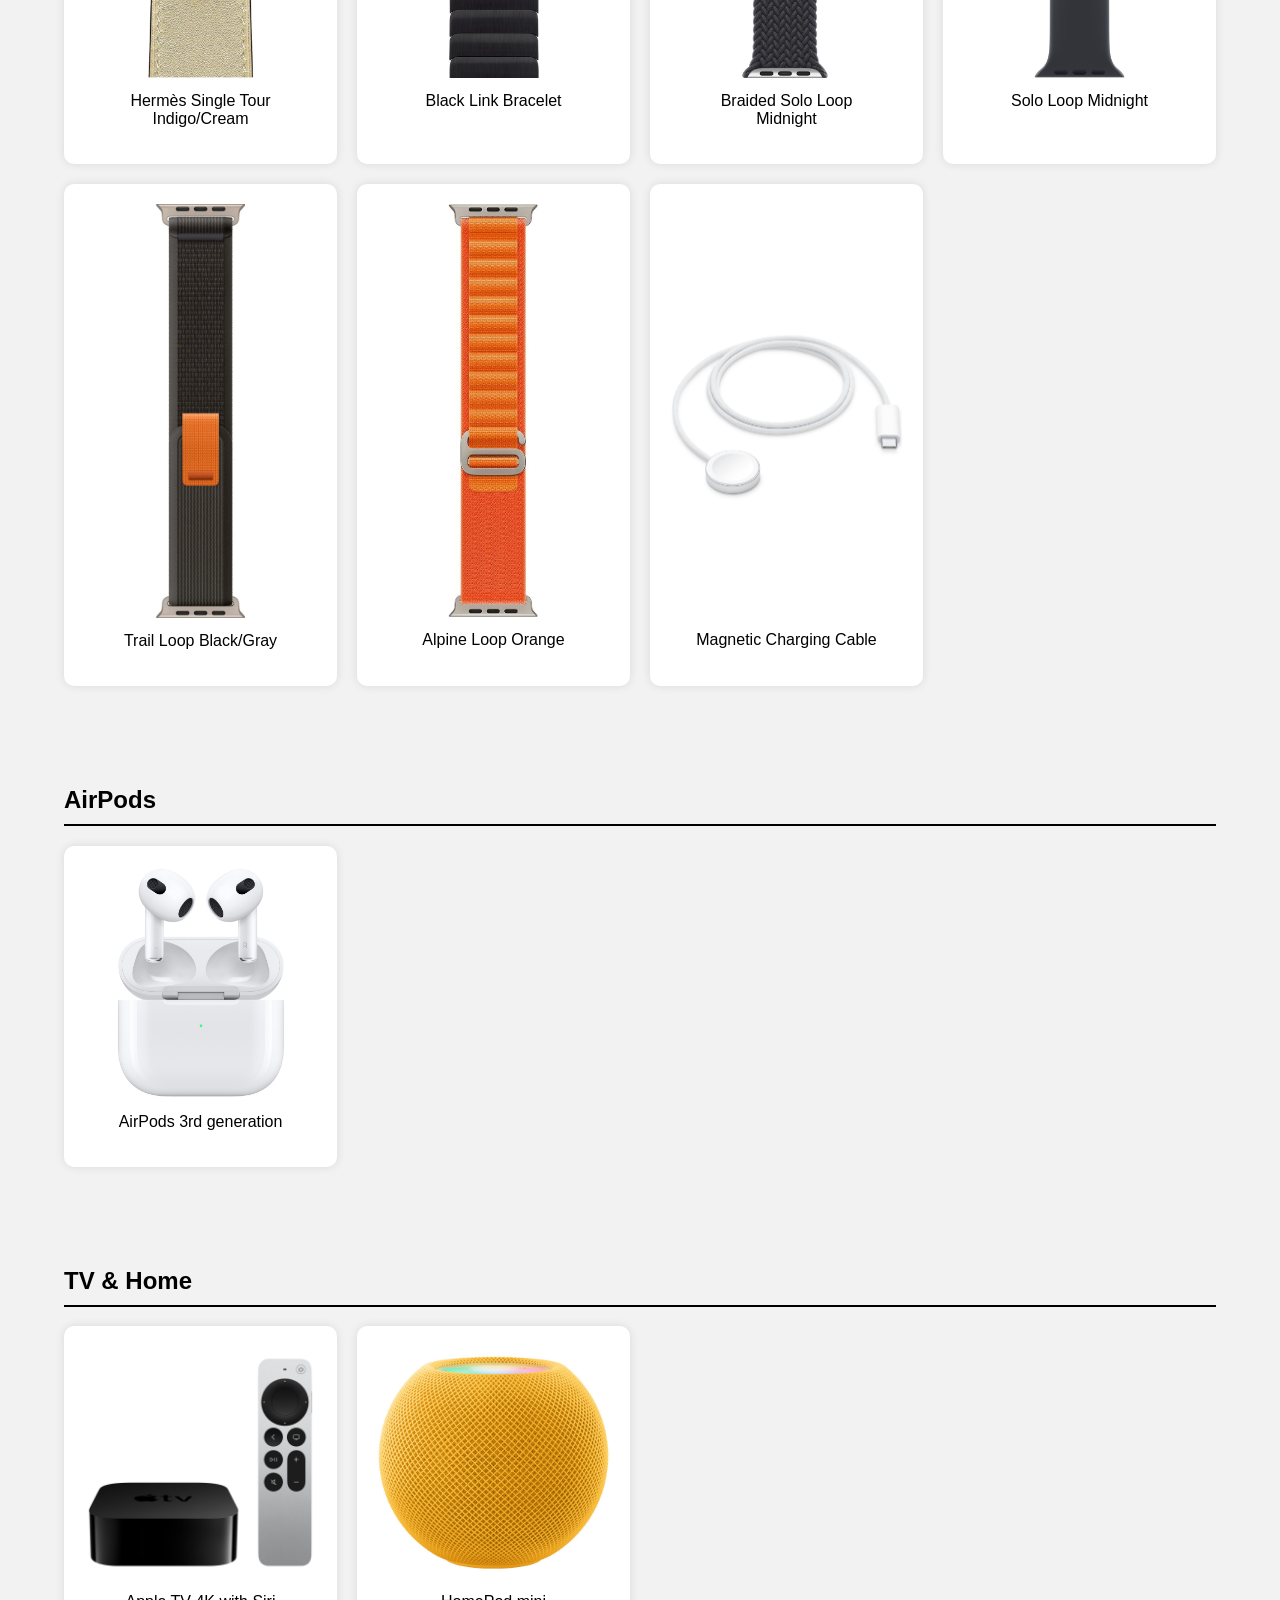
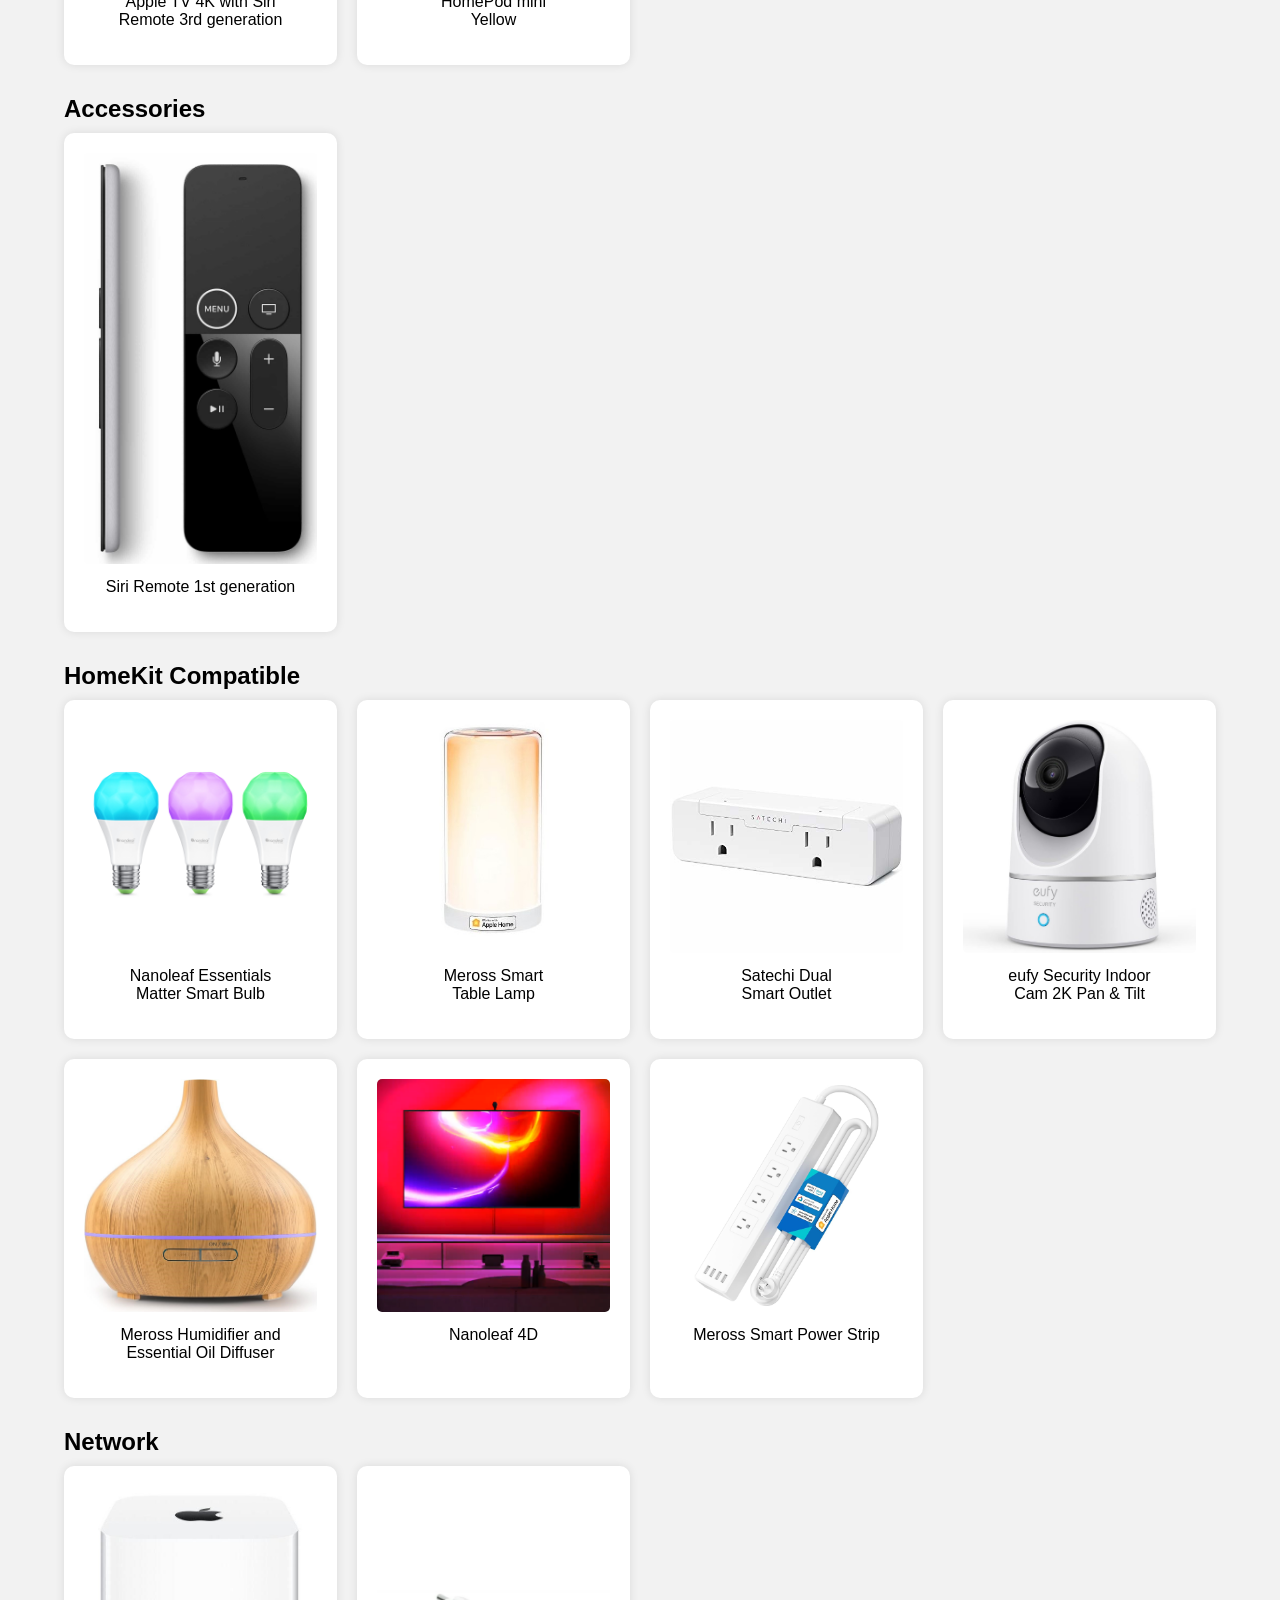
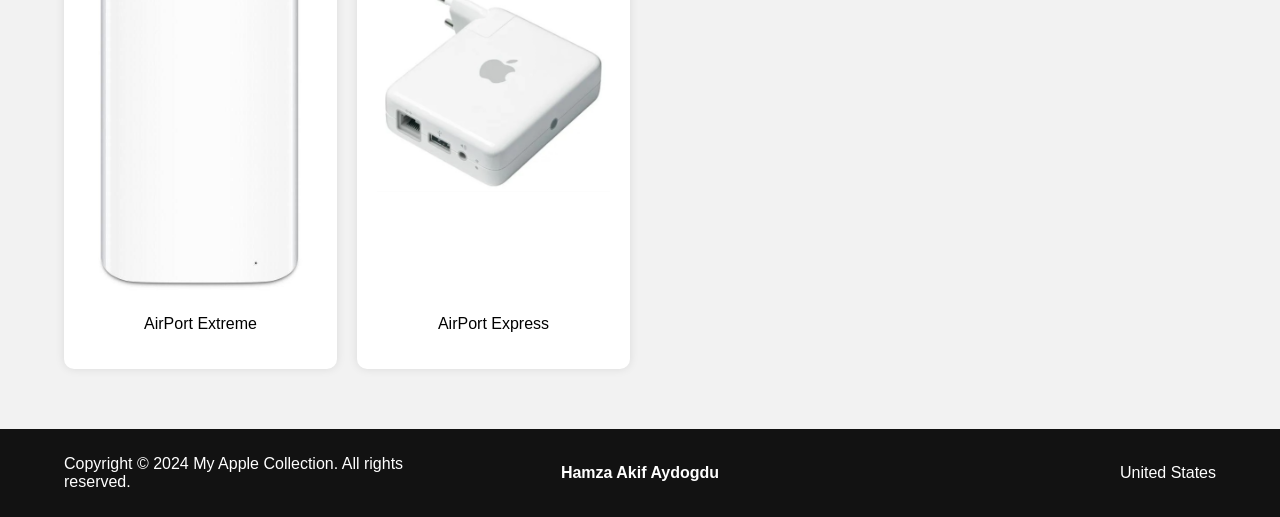
<file: index_us.html>
<!DOCTYPE html>
<html lang="en">
    <head>
        <meta charset="UTF-8">
        <meta name="viewport" content="width=device-width, initial-scale=1.0">
        <title>My Apple Collection</title>
        <link rel="stylesheet" href="styles/styles.css">
        <link rel="shortcut icon" href="images/favicon.ico" type="image/x-icon">
        <link rel="apple-touch-icon" href="images/favicon.ico" type="image/x-icon">
        <link rel="icon" href="images/favicon.ico" type="image/x-icon">

        <script>
            function openTab() {
                var newWindow = window.open("images/kiz_baddest_4K.jpg", "_blank");
                newWindow.document.write('<html lang="en"><head><meta charset="UTF-8"><meta name="viewport" content="width=device-width, initial-scale=1.0"><title>K/DA</title><link rel="stylesheet" href="styles/styles_of_kiz.css"><link rel="shortcut icon" href="images/kiz.ico" type="image/x-icon"></head><body><div class="image-container"><img src="images/kiz_baddest_4K.jpg" alt="Image K/DA"></div></body></html>');
                newWindow.document.close();
            }
        </script>
    </head>

    <body>
        <div class="page-container">
            <header>
                <div class="container-logo">
                    <div class="logo">
                        <img src="images/Apple_logo_white.png" alt="Apple Logo">
                    </div>

                    <div class="title">
                        <h1>My Apple Collection</h1>
                    </div>
                </div>

                <nav>
                    <div class="container-nav">
                        <ul>
                            <li><a href="https://apple.com/" target="_blank">Store</a></li>
                            <li><a href="#mac">Mac</a></li>
                            <li><a href="#ipad">iPad</a></li>
                            <li><a href="#iphone">iPhone</a></li>
                            <li><a href="#watch">Watch</a></li>
                            <li><a href="#airpods">AirPods</a></li>
                            <li><a href="#tvetmaison">TV &amp; Home</a></li>
                        </ul>
                    </div>
                </nav>
            </header>

            <main class="content-wrap">
                <!-- Mac -->
                <section id="mac" class="section">
                    <div class="container">
                        <h2>Mac</h2>

                        <div class="grid">
                            <div class="product" title="iMac 27 Inches Mid 2011, Silver">
                                <a href="https://support.apple.com/en-us/112569" target="_blank">
                                    <img src="images/mac/imac-27.jpeg" alt='Image iMac 27" mid-2011'>
                                </a>
                                <p>iMac 27" mid-2011</p>
                            </div>

                            <div class="product" title="MacBook Pro 16 Inches 2019, Space Gray">
                                <a href="https://support.apple.com/en-us/111932" target="_blank">
                                    <img src="images/mac/macbookpro.jpeg" alt='Image MacBook Pro 16" 2019'>
                                </a>
                                <p>MacBook Pro 16" 2019 <br> Space Gray</p>
                            </div>

                            <div class="product" title="MacBook Air 15 Inches 2025, Sky Blue">
                                <a href="https://support.apple.com/en-us/122210" target="_blank">
                                    <img src="images/mac/macbook-air-blue-15.jpeg" alt='Image MacBook Air 15" 2025'>
                                </a>
                                <p>MacBook Air 15" 2025 <br> Sky Blue</p>
                            </div>
                        </div>

                        <nav>
                            <ul>
                                <li>
                                    <b>Accessories</b>
                                </li>
                            </ul>
                        </nav>

                        <div class="grid">
                            <div class="product" title="The Magic Keyboard with numeric keypad is an extended keyboard with navigation keys for fast scrolling and standard-size arrow keys for gaming. Its scissor mechanism guarantees stability and typing precision, while its low profile ensures comfort of use. The numeric keypad is perfect for financial tasks, and with its built-in long-life battery, it remains operational for at least a month between charges.">
                                <a href="https://www.apple.com/shop/product/MQ052SM/A/magic-keyboard-with-numeric-keypad-swiss" target="_blank">
                                    <img src="images/mac/accessoires/magic_keyboard2.jpeg" alt="Image Magic keyboard">
                                </a>
                                <p>Magic Keyboard 2 <br> with Numeric Keypad</p>
                            </div>

                            <div class="product" title="Cordless and rechargeable, Magic Mouse 2 offers an optimized design for fluid navigation. Its Multi-Touch surface enables intuitive gestures such as swiping between web pages. Supplied with a woven USB-C to Lightning cable for recharging and connection, it connects automatically to your Mac as soon as it's unpacked, and offers around a month's autonomy.">
                                <a href="https://www.apple.com/shop/product/MK2E3AM/A/magic-mouse-white-multi-touch-surface" target="_blank">
                                    <img src="images/mac/accessoires/magic_mouse2.jpeg" alt="Image Magic mouse">
                                </a>
                                <p>Magic Mouse 2</p>
                            </div>

                            <div class="product" title="Lightning to USB-C woven cable (Available only with Magic Mouse, Magic Trackpad and Magic Keyboard accessories)">
                                <a href="https://www.apple.com/shop/product/MK2E3AM/A/magic-mouse-white-multi-touch-surface" target="_blank">
                                    <img src="images/mac/accessoires/cable lightning to usb-c tressée.jpeg" alt="Image Lightning to USB-C woven cable">
                                </a>
                                <p>Lightning to USB-C <br> Braided Cable</p>
                            </div>

                            <div class="product" title="USB-C to USB-C cable (2m)">
                                <a href="https://www.apple.com/shop/product/MYQT3AM/A/240w-usb-c-charge-cable-2-m" target="_blank">
                                    <img src="images/mac/accessoires/usb-c_to_usb-c_(2m).jpeg" alt="Image USB-C to USB-C cable (2m)">
                                </a>
                                <p>USB-C to USB-C <br> Cable (2m)</p>
                            </div>

                            <div class="product" title="USB-C to MagSafe 3 cable (2m) - Sky Blue">
                                <a href="https://www.apple.com/shop/product/MDF14AM/A/usb-c-to-magsafe-3-cable-2-m-sky-blue" target="_blank">
                                    <img src="images/mac/accessoires/cable_magsafe_3_bleu_ciel.jpeg" alt="Image USB-C to MagSafe 3 cable (2m) - Sky Blue">
                                </a>
                                <p>USB-C to MagSafe 3 <br> Cable (2m) - Sky Blue</p>
                            </div>

                            <div class="product" title="96W USB-C Power Adapter">
                                <a href="https://www.apple.com/shop/product/MW2L3AM/A/96w-usb-c-power-adapter" target="_blank">
                                    <img src="images/mac/accessoires/96w-usb-c-us-type-power-adapter.jpeg" alt="Image 96W USB-C Power Adapter">
                                </a>
                                <p>96W USB-C <br> Power Adapter</p>
                            </div>

                            <div class="product" title="70W USB-C Power Adapter">
                                <a href="https://www.apple.com/shop/product/MXN53AM/A/70W%20USB-C%20Power%20Adapter" target="_blank">
                                    <img src="images/mac/accessoires/70w-usb-c-us-type-power-adapter.jpeg" alt="Image 70W USB-C Power Adapter">
                                </a>
                                <p>70W USB-C <br> Power Adapter</p>
                            </div>

                            <div class="product" title="Made of a soft, non-abrasive material, the polishing cloth cleans any Apple display, including those with nano-texture glass, effectively and safely.">
                                <a href="https://www.apple.com/shop/product/MW693AM/A/polishing-cloth" target="_blank">
                                    <img src="images/mac/accessoires/polishing_cloth.jpeg" alt="Image Polishing Cloth">
                                </a>
                                <p>Polishing Cloth</p>
                            </div>

                            <div class="product" title="Securely attach the compatible iPhone with MagSafe to your MacBook to enjoy new Continuity Camera features on the latest version of macOS - a very handy solution for FaceTime calls.">
                                <a href="https://www.apple.com/shop/product/HQ642ZM/A/belkin-iphone-mount-with-magsafe-for-mac" target="_blank">
                                    <img src="images/mac/accessoires/belkin.jpeg" alt="Image Belkin iPhone Mount with MagSafe for Mac">
                                </a>
                                <p>iPhone Mount <br> with MagSafe</p>
                            </div>

                            <div class="product" title="Set up complete and safe backup of your Mac in a few minutes.">
                                <a href="https://support.apple.com/en-us/104984" target="_blank">
                                    <img src="images/mac/accessoires/Time Machine.webp" alt="Image Time Machine">
                                </a>
                                <p>Time Machine</p>
                            </div>
                        </div>
                    </div>
                </section>

                <!-- iPad -->
                <section id="ipad" class="section">
                    <div class="container">
                        <h2>iPad</h2>

                        <div class="grid">
                            <div class="product" title="iPad Pro 12.9-inch (6th generation) with M2 chip, Silver">
                                <a href="https://support.apple.com/en-us/111887/" target="_blank">
                                    <img src="images/ipad/ipad_space_gray.webp" alt='Image iPad Air 5'>
                                </a>
                                <p>iPad Air 5th generation <br> Space Gray</p>
                            </div>

                            <div class="product" title="iPad Pro 11-inch (4th generation) with M2 chip, Silver">
                                <a href="https://www.apple.com/ipad-10.9/specs/" target="_blank">
                                    <img src="images/ipad/ipad_10.webp" alt='Image iPad 10'>
                                </a>
                                <p>iPad 10th generation <br> Blue</p>
                            </div>
                        </div>

                        <nav>
                            <ul>
                                <li>
                                    <b>Accessories</b>
                                </li>
                            </ul>
                        </nav>

                        <div class="grid">
                            <div class="product" title="Smart Keyboard Folio for iPad Air 5th generation, Black">
                                <a href="https://www.apple.com/shop/product/MU8F2AM/A/apple-pencil-2nd-generation" target="_blank">
                                    <img src="images/ipad/accessoires/pencil.jpeg" alt="Image Pencil 2">
                                </a>
                                <p>Apple Pencil 2</p>
                            </div>

                            <div class="product" title="Smart Folio for iPad Air 5th generation, Marine Blue">
                                <a href="https://www.apple.com/shop/product/MNA73ZM/A/smart-folio-for-ipad-air-5th-generation-marine-blue" target="_blank">
                                    <img src="images/ipad/accessoires/Smart_folio.jpeg" alt="Image Smart Folio">
                                </a>
                                <p>Smart Folio for iPad Air <br> 5th generation</p>
                            </div>

                            <div class="product" title="Smart Keyboard Folio for iPad Pro 11-inch (4th generation) and iPad Air 11-inch (M2), Swiss">
                                <a href="https://www.apple.com/shop/product/MXNK2SM/A/smart-keyboard-folio-for-ipad-pro-11-inch-4th-generation-and-ipad-air-11-inch-m2-swiss" target="_blank">
                                    <img src="images/ipad/accessoires/Smart_keyboard_folio.jpeg" alt="Image Smart Keyboard Folio">
                                </a>
                                <p>Smart Keyboard Folio for <br> iPad Air 5th generation</p>
                            </div>
                        </div>
                    </div>
                </section>

                <!-- iPhone -->
                <section id="iphone" class="section">
                    <div class="container">
                        <h2>iPhone</h2>

                        <div class="grid">
                            <div class="product" title="iPhone 4, Black, featuring a 3.5-inch Retina display, A4 chip, and a 5MP camera with LED flash for capturing stunning photos and videos.">
                                <a href="https://support.apple.com/en-us/112562" target="_blank">
                                    <img src="images/iphone/iphone4.jpg" alt="Image iPhone 4">
                                </a>
                                <p>iPhone 4 <br> Black</p>
                            </div>

                            <div class="product" title="iPhone 6 Plus, Gold, featuring a 5.5-inch Retina HD display, A8 chip, and an 8MP iSight camera for stunning photos and videos.">
                                <a href="https://support.apple.com/en-us/111940" target="_blank">
                                    <img src="images/iphone/iphone6plus.png" alt="Image iPhone 6 Plus">
                                </a>
                                <p>iPhone 6 Plus <br> Gold</p>
                            </div>

                            <div class="product" title="iPhone 7 Plus, Silver, featuring a 5.5-inch Retina HD display, A10 Fusion chip, and dual 12MP cameras for stunning photos and videos.">
                                <a href="https://support.apple.com/en-us/111953" target="_blank">
                                    <img src="images/iphone/iphone7plus.png" alt="Image iPhone 7 Plus">
                                </a>
                                <p>iPhone 7 Plus <br> Silver</p>
                            </div>

                            <div class="product" title="iPhone 15 Pro Max, Natural Titanium, featuring a 6.7-inch Super Retina XDR display, A17 Pro chip, and advanced camera system with ProRAW and ProRes video capabilities.">
                                <a href="https://support.apple.com/en-us/111828" target="_blank">
                                    <img src="images/iphone/iphone15promax.png" alt="Image iPhone 15 Pro Max">
                                </a>
                                <p>iPhone 15 Pro Max <br> Natural Titanium</p>
                            </div>
                        </div>

                        <nav>
                            <ul>
                                <li>
                                    <b>Accessories</b>
                                </li>
                            </ul>
                        </nav>

                        <div class="grid">
                            <div class="product" title="Clear Case with MagSafe for iPhone 15 Pro Max, designed to protect your device while showcasing its design. It features MagSafe compatibility for easy attachment of accessories and wireless charging. The case is made from durable materials that provide reliable protection against scratches and minor drops.">
                                <a href="https://www.apple.com/shop/product/MT233ZM/A/clear-case-with-magsafe-for-iphone-15-pro-max" target="_blank">
                                    <img src="images/iphone/accessoires/clear_case.jpeg" alt="Image Clear Case iPhone 15 Pro Max">
                                </a>
                                <p>Clear Case for <br> iPhone 15 Pro Max</p>
                            </div>

                            <div class="product" title="MagSafe Battery Pack is a portable battery that attaches magnetically to the back of your iPhone, providing extra power on the go. It features a sleek design and is compatible with MagSafe-enabled iPhones, allowing for easy attachment and charging. The battery pack can be charged wirelessly or via a Lightning cable, and it provides up to 70% additional battery life.">
                                <a href="https://support.apple.com/en-us/111857" target="_blank">
                                    <img src="images/iphone/accessoires/magsafe_battery_pack.png" alt="Image MagSafe Battery Pack">
                                </a>
                                <p>MagSafe Battery Pack</p>
                            </div>

                            <div class="product" title="MagSafe Charger, 1 m">
                                <a href="https://www.apple.com/shop/product/MX6X3LL/A/magsafe-charger-1-m" target="_blank">
                                    <img src="images/iphone/accessoires/magsafe.jpeg" alt="Image MagSafe Charger">
                                </a>
                                <p>MagSafe Charger</p>
                            </div>

                            <div class="product" title="MagSafe Wallet with MagSafe, Black">
                                <a href="https://www.apple.com/shop/product/MA6W4ZM/A/iphone-finewoven-wallet-with-magsafe-black" target="_blank">
                                    <img src="images/iphone/accessoires/magsafe_wallet.jpeg" alt="Image MagSafe Wallet">
                                </a>
                                <p>MagSafe Wallet</p>
                            </div>

                            <div class="product" title="USB-C Braided Charging Cable (1 m)">
                                <a href="https://www.apple.com/shop/product/MQKJ3AM/A/60w-usb-c-charge-cable-1-m" target="_blank">
                                    <img src="images/iphone/accessoires/usbc_cable.jpeg" alt="Image USB-C Braided Cable">
                                </a>
                                <p>USB-C Braided <br> Charging Cable</p>
                            </div>

                            <div class="product" title="20W USB-C Power Adapter">
                                <a href="https://www.apple.com/shop/product/MUVV3ZM/A/20w-usb-c-power-adapter" target="_blank">
                                    <img src="images/iphone/accessoires/PW adapter.jpeg" alt="Image 20W Power Adapter">
                                </a>
                                <p>20W USB-C <br> Power Adapter</p>
                            </div>

                            <div class="product" title="35W Dual USB-C Power Adapter">
                                <a href="https://www.apple.com/shop/product/MW2K3AM/A/35w-dual-usb-c-port-power-adapter" target="_blank">
                                    <img src="images/iphone/accessoires/usbc_35w_dual_port_power_adapter.jpeg" alt="Image 35W Dual USB-C Power Adapter">
                                </a>
                                <p>35W Dual USB-C <br> Power Adapter</p>
                            </div>

                            <div class="product" title="AirTag is a small, coin-sized device that helps you keep track of your belongings. It uses Bluetooth technology to connect to your iPhone or iPad, allowing you to locate lost items through the Find My app. AirTag features Precision Finding, which provides accurate directions to your lost item, and it can also play a sound to help you find it.">
                                <a href="https://www.apple.com/airtag/" target="_blank">
                                    <img src="images/iphone/accessoires/airtag.jpeg" alt="Image AirTag">
                                </a>
                                <p>AirTag (x2)</p>
                            </div>
                        </div>

                        <nav>
                            <ul>
                                <li>
                                    <b>Divers</b>
                                </li>
                            </ul>
                        </nav>

                        <div class="grid">
                            <div class="product" title="Internal iPhone 7 Plus Battery">
                                <img src="images/iphone/accessoires/divers/Batterie-originale-pour-iPhone-7-Plus.jpeg" alt="Image Internal Battery iPhone 7 Plus">
                                <p>Internal iPhone 7 Plus Battery</p>
                            </div>
                        </div>
                    </div>
                </section>

                <!-- Apple Watch -->
                <section id="watch" class="section">
                    <div class="container">
                        <h2>Watch</h2>

                        <div class="grid">
                            <div class="product" title="Apple Watch Series 7 Midnight, 45mm, Aluminum Case with Midnight Sport Band">
                                <a href="https://support.apple.com/en-us/111909" target="_blank">
                                    <img src="images/watch/apple_watch_series7.png" alt='Image Apple Watch Series 7'>
                                </a>
                                <p>Apple Watch Series 7 Midnight</p>
                            </div>
                        </div>

                        <nav>
                            <ul>
                                <li>
                                    <b>Accessories</b>
                                </li>
                            </ul>
                        </nav>

                        <div class="grid">
                            <div class="product" title="Apple Watch Nike Sport Loop 46mm, Sequoia/Orange, Size M/L">
                                <a href="https://www.apple.com/shop/product/MXU33AM/A/46mm-green-grey-nike-sport-loop" target="_blank">
                                    <img src="images/watch/accessoires/sequoia_nike_loop.jpg" alt="Image Nike Sport Loop Sequoia/Orange">
                                </a>
                                <p>Nike Sport Loop <br> Sequoia/Orange</p>
                            </div>

                            <div class="product" title="Apple Watch Nike Sport Loop 46mm, Summit White, Size M/L">
                                <a href="https://www.apple.com/shop/product/MXL53AM/A/46mm-blue-cloud-sport-loop" target="_blank">
                                    <img src="images/watch/accessoires/boucle sport nike.jpg" alt="Image Nike Sport Loop Summit White">
                                </a>
                                <p>Nike Sport Loop <br> Summit White</p>
                            </div>

                            <div class="product" title="Apple Watch Nike Sport Band 46mm, Pure Platinum/Black, Size M/L">
                                <a href="https://www.apple.com/shop/product/MYL53AM/A/46mm-pure-platinum-nike-sport-band-m-l" target="_blank">
                                    <img src="images/watch/accessoires/nike_loop.jpg" alt="Image Nike Sport Band">
                                </a>
                                <p>Nike Sport Band <br> Black/White</p>
                            </div>

                            <div class="product" title="Apple Watch Sport Band 46mm, Midnight, Size M/L">
                                <a href="https://www.apple.com/shop/product/MXM43AM/A/46mm-black-sport-band-m-l" target="_blank">
                                    <img src="images/watch/accessoires/boucle_sport_minuit.jpeg" alt='Image Midnight Sport Band'>
                                </a>
                                <p>Midnight Sport Band</p>
                            </div>

                            <div class="product" title="Apple Watch Hermès Single Tour Band 45mm, Bleu Céleste/Écru, Toile H">
                                <a href="https://www.apple.com/shop/product/MWNW3AM/A/apple-watch-herm%C3%A8s-45mm-bleu-c%C3%A9leste-%C3%A9cru-toile-h-single-tour" target="_blank">
                                    <img src="images/watch/accessoires/hermes.jpg" alt="Image Hermès Single Tour Band">
                                </a>
                                <p>Hermès Single Tour <br> Indigo/Cream</p>
                            </div>

                            <div class="product" title="Apple Watch Link Bracelet 46mm, Slate, Stainless Steel">
                                <a href="https://www.apple.com/shop/product/MXMK3AM/A/46mm-slate-link-bracelet" target="_blank">
                                    <img src="images/watch/accessoires/bracelet_maillons.jpeg" alt="Image Link Bracelet">
                                </a>
                                <p>Black Link Bracelet</p>
                            </div>

                            <div class="product" title="Apple Watch Braided Solo Loop 46mm, Midnight, Size 8">
                                <a href="https://www.apple.com/shop/product/MY303AM/A/46mm-midnight-braided-solo-loop-size-8" target="_blank">
                                    <img src="images/watch/accessoires/boucle_unique_tressée.jpeg" alt="Image Braided Solo Loop">
                                </a>
                                <p>Braided Solo Loop <br> Midnight</p>
                            </div>

                            <div class="product" title="Apple Watch Solo Loop 46mm, Black, Size 8">
                                <a href="https://www.apple.com/shop/product/MYAF3AM/A/46mm-black-solo-loop-size-8" target="_blank">
                                    <img src="images/watch/accessoires/boucle_unique.jpeg" alt="Image Solo Loop Midnight">
                                </a>
                                <p>Solo Loop Midnight</p>
                            </div>

                            <div class="product" title="Apple Watch Trail Loop 49mm, Black/Gray, Medium, Natural Titanium Finish">
                                <a href="https://www.apple.com/shop/product/MXTR3AM/A/49mm-black-trail-loop-m-l-natural-titanium-finish" target="_blank">
                                    <img src="images/watch/accessoires/loop_trail.jpg" alt="Image Trail Loop Black/Gray">
                                </a>
                                <p>Trail Loop Black/Gray</p>
                            </div>

                            <div class="product" title="Apple Watch Alpine Loop 49mm, Tan, Medium, Natural Titanium Finish">
                                <a href="https://www.apple.com/shop/product/MXN23AM/A/49mm-tan-alpine-loop-medium-natural-titanium-finish" target="_blank">
                                    <img src="images/watch/accessoires/alpine_loop.jpg" alt="Image Alpine Loop Orange">
                                </a>
                                <p>Alpine Loop Orange</p>
                            </div>

                            <div class="product" title="Apple Watch Magnetic Fast Charger to USB-C Cable (1 m)">
                                <a href="https://www.apple.com/shop/product/MT0H3AM/A/apple-watch-magnetic-fast-charger-to-usb-c-cable-1-m" target="_blank">
                                    <img src="images/watch/accessoires/charging_cable.jpeg" alt="Image Magnetic Charging Cable">
                                </a>
                                <p>Magnetic Charging Cable</p>
                            </div>
                        </div>
                    </div>
                </section>

                <!-- AirPods -->
                <section id="airpods" class="section">
                    <div class="container">
                        <h2>AirPods</h2>

                        <div class="grid">
                            <div class="product" title="AirPods Pro 2nd generation with MagSafe Charging Case, featuring Active Noise Cancellation, Transparency mode, and Adaptive Transparency for an immersive audio experience.">
                                <a href="https://support.apple.com/en-us/111863" target="_blank">
                                    <img src="images/airpods/airpods3.jpeg" alt='Image AirPods 3'>
                                </a>
                                <p>AirPods 3rd generation</p>
                            </div>
                        </div>
                    </div>
                </section>

                <!-- TV & Home -->
                <section id="tvetmaison" class="section">
                    <div class="container">
                        <h2>TV &amp; Home</h2>

                        <div class="grid">
                            <div class="product" title="Apple TV 4K is a streaming device that allows you to watch your favorite shows, movies, and more in stunning 4K HDR quality. It features Siri voice control, allowing you to search for content, control playback, and access information hands-free. Apple TV 4K also supports Apple Arcade for gaming and Apple Fitness+ for workouts.">
                                <a href="https://support.apple.com/en-us/111922" target="_blank">
                                    <img src="images/tv/tv.png" alt='Image Apple TV 4K'>
                                </a>
                                <p>Apple TV 4K with Siri <br> Remote 3rd generation</p>
                            </div>

                            <div class="product" title="HomePod mini is a smart speaker that delivers high-fidelity audio and integrates seamlessly with your Apple devices. It features Siri voice control, allowing you to play music, control smart home devices, and access information hands-free. HomePod mini also supports multi-room audio and can be paired with other HomePod mini speakers for an immersive sound experience.">
                                <a href="https://www.apple.com/homepod-mini/specs/" target="_blank">
                                    <img src="images/homepod/homepodmini_yellow.jpg" alt='Image HomePod mini'>
                                </a>
                                <p>HomePod mini <br> Yellow</p>
                            </div>
                        </div>

                        <nav>
                            <ul>
                                <li>
                                    <b>Accessories</b>
                                </li>
                            </ul>
                        </nav>

                        <div class="grid">
                            <div class="product" title="Siri Remote 1st generation for Apple TV 4K and Apple TV HD">
                                <a href="https://support.apple.com/en-us/103233" target="_blank">
                                    <img src="images/tv/accessoires/apple-siri-remote.jpg" alt="Image Siri Remote">
                                </a>
                                <p>Siri Remote 1st generation</p>
                            </div>
                        </div>

                        <nav>
                            <ul>
                                <li>
                                    <b>HomeKit Compatible</b>
                                </li>
                            </ul>
                        </nav>

                        <div class="grid">
                            <div class="product" title="Nanoleaf Essentials Matter A19 Smart Bulb - Thread & Matter-Enabled Smart LED Light Bulb - White and Color (3 Pack)">
                                <a href="https://www.apple.com/shop/product/HQGL2ZM/A/Nanoleaf%20Essentials%20Matter%20A19%20Smart%20Bulb%20-%20Thread%20&%20Matter-Enabled%20Smart%20LED%20Light%20Bulb%20-%20White%20and%20Color%20(3%20Pack)" target="_blank">
                                    <img src="images/maison/Nanoleaf.jpeg" alt='Image Nanoleaf Light Bulb'>
                                </a>
                                <p>Nanoleaf Essentials <br> Matter Smart Bulb</p>
                            </div>

                            <div class="product" title="Meross Smart Table Lamp, Compatible with Apple HomeKit, Alexa, Google Assistant, SmartThings, Remote Control, Timer, Energy Monitoring, Dimmable LED Light">
                                <a href="https://www.amazon.com/dp/B08CKGXVL3?ref=cm_sw_r_cp_ud_dp_9DP0KJT2FCW7KMAJ5S3Q&ref_=cm_sw_r_cp_ud_dp_9DP0KJT2FCW7KMAJ5S3Q&social_share=cm_sw_r_cp_ud_dp_9DP0KJT2FCW7KMAJ5S3Q&th=1" target="_blank">
                                    <img src="images/maison/meross_lampe.jpeg" alt='Image Meross Smart Table Lamp'>
                                </a>
                                <p>Meross Smart <br> Table Lamp</p>
                            </div>

                            <div class="product" title="Satechi Dual Smart Outlet, Compatible with Apple HomeKit, Alexa, Google Assistant, SmartThings, Remote Control, Timer, Energy Monitoring, Surge Protector">
                                <a href="https://www.amazon.com/dp/B07RJ1Y1NT?ref=cm_sw_r_cp_ud_dp_HQRP39VV9QGW2AWMX8TM&ref_=cm_sw_r_cp_ud_dp_HQRP39VV9QGW2AWMX8TM&social_share=cm_sw_r_cp_ud_dp_HQRP39VV9QGW2AWMX8TM" target="_blank">
                                    <img src="images/maison/Satechi_dual_smart_outlet.jpeg" alt='Image Satechi Dual Smart Outlet'>
                                </a>
                                <p>Satechi Dual <br> Smart Outlet</p>
                            </div>

                            <div class="product" title="eufy Security Indoor Cam 2K Pan & Tilt, HomeKit Compatible, AI Human Detection, 2-Way Audio, Night Vision, Works with Apple HomeKit, Alexa and Google Assistant">
                                <a href="https://www.amazon.com/eufy-int%C3%A9rieure-d%C3%A9tection-Compatible-Assistants/dp/B086LBCQJL/ref=sr_1_5?__mk_fr_FR=%C3%85M%C3%85%C5%BD%C3%95%C3%91&crid=3D1LT5KY1PKZQ&dib=eyJ2IjoiMSJ9.[base64].nEsO4n9Qe5r7VERRQzZBJulPu4CePS3vqT3E4Ctb9dE&dib_tag=se&keywords=cam%C3%A9ra+connect%C3%A9e+homekit&qid=1713131025&sprefix=cam%C3%A9ra+connect%C3%A9e+homekit%2Caps%2C66&sr=8-5" target="_blank">
                                    <img src="images/maison/eufy camera pan&tilt.jpg" alt="Image eufy Security Indoor Camera">
                                </a>
                                <p>eufy Security Indoor <br> Cam 2K Pan & Tilt</p>
                            </div>

                            <div class="product" title="Meross Smart Humidifier and Essential Oil Diffuser, Compatible with Apple HomeKit, Alexa, Google Assistant, SmartThings, Remote Control, Timer, Ultrasonic Cool Mist Humidifier, 4L Water Tank">
                                <a href="https://www.amazon.fr/Diffuseur-Essentielles-Compatible-Humidificateur-Ultrasonique/dp/B09P55ZYJS/ref=sr_1_27?crid=MNWNTP7JK4KC&dib=eyJ2IjoiMSJ9.[base64].EQEh11RJ1ZqRw6h4s6EoegCa_-zgNld1IYcRjqjd_Bc&dib_tag=se&keywords=meross&qid=1715514632&sprefix=mer%2Caps%2C81&sr=8-27&th=1" target="_blank">
                                    <img src="images/maison/meross_humidificateur.jpg" alt="Image Meross Humidifier/Essential Oil Diffuser">
                                </a>
                                <p>Meross Humidifier and <br> Essential Oil Diffuser</p>
                            </div>

                            <div class="product" title="Nanoleaf 4D is a smart lighting system that enhances your home entertainment experience with immersive lighting effects synchronized to your screen.">
                                <a href="https://nanoleaf.me/en-US/products/nanoleaf-4d/?category=4D&version=v1&size=65" target="_blank">
                                    <img src="images/maison/Nanoleaf_4D.png" alt="Image Nanoleaf 4D">
                                </a>
                                <p>Nanoleaf 4D</p>
                            </div>

                            <div class="product" title="Meross Smart Plug with 4 AC Outlets and 4 USB Ports, Compatible with Apple HomeKit, Alexa, Google Assistant, SmartThings, Remote Control, Timer, Energy Monitoring, Surge Protector">
                                <a href="https://www.amazon.com/meross-Smart-Power-Strip-SmartThings/dp/B0BC1B7H4D?crid=2QO249JMSBRA0&dib=eyJ2IjoiMSJ9.[base64].sQBrh9CnOjRMu3cKBlkiwB616Ip8Lf5xhdLSO-rb2kU&dib_tag=se&keywords=meross&qid=1748195477&sprefix=meross%2Caps%2C197&sr=8-25&th=1" target="_blank">
                                    <img src="images/maison/meross_multiprise_us.jpg" alt="Image Meross Smart Power Strip">
                                </a>
                                <p>Meross Smart Power Strip</p>
                            </div>
                        </div>

                        <nav>
                            <ul>
                                <li>
                                    <b>Network</b>
                                </li>
                            </ul>
                        </nav>

                        <div class="grid">
                            <div class="product" title="AirPort Extreme is a wireless router designed by Apple, offering high-speed Wi-Fi connectivity and advanced networking features.">
                                <a href="https://support.apple.com/en-us/112419" target="_blank">
                                    <img src="images/airport/AirPort Extreme.jpg" alt='Image AirPort Extreme'>
                                </a>
                                <p>AirPort Extreme</p>
                            </div>

                            <div class="product" title="AirPort Express is a compact wireless router designed by Apple, offering high-speed Wi-Fi connectivity and AirPlay support.">
                                <a href="https://support.apple.com/en-us/112477" target="_blank">
                                    <img src="images/airport/AirPort Express.png" alt='Image AirPort Express'>
                                </a>
                                <p>AirPort Express</p>
                            </div>
                        </div>
                    </div>
                </section>
            </main>

            <footer>
                <div class="container">
                    <div class="copyright"><p>Copyright <a class="kiz_change-color" href="javascript:void(0)" onclick="openTab()">&copy;</a> 2024 My Apple Collection. All rights reserved.</p></div>
                    
                    <div class="author">
                        <h4>Hamza Akif Aydogdu</h4>
                    </div>
                    
                    <div class="region">
                        <a href="regions.html">
                            <p>United States</p>
                        </a>
                    </div>
                </div>
            </footer>
        </div>
    </body>
</html>
</file>
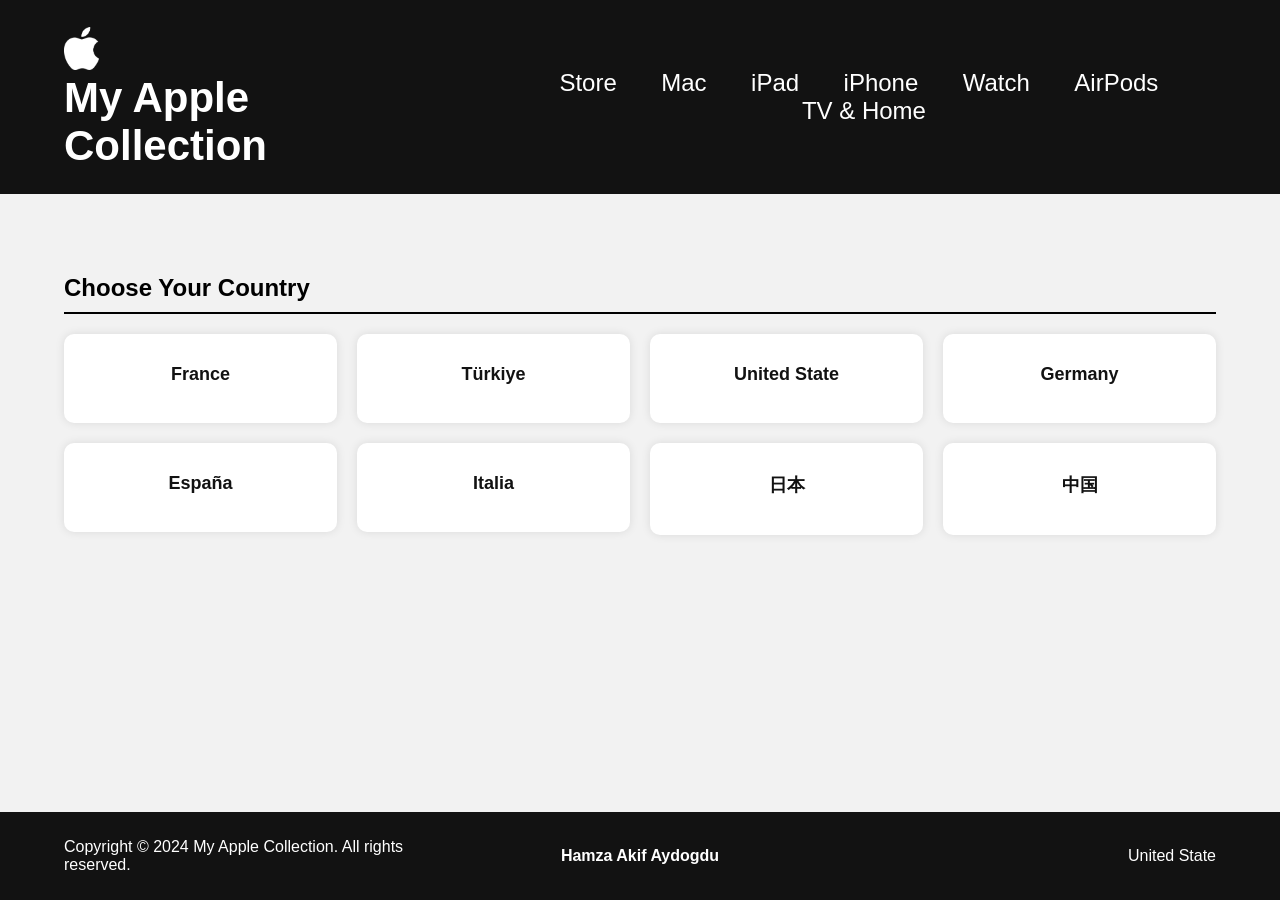
<file: regions.html>
<!DOCTYPE html>
<html lang="en">
    <head>
        <meta charset="UTF-8">
        <meta name="viewport" content="width=device-width, initial-scale=1.0">
        <title>My Apple Collection</title>
        <link rel="stylesheet" href="styles/styles_of_regions.css">
        <link rel="shortcut icon" href="images/favicon.ico" type="image/x-icon">
        <link rel="apple-touch-icon" href="images/favicon.ico" type="image/x-icon">
        <link rel="icon" href="images/favicon.ico" type="image/x-icon">
    </head>

    <body>
        <div class="page-container">
            <header>
                <div class="container-logo">
                    <div class="logo">
                        <img src="images/Apple_logo_white.png" alt="Logo Apple">
                    </div>

                    <div class="title">
                        <h1>My Apple Collection</h1>
                    </div>
                </div>
                
                <nav>
                    <div class="container-nav">
                        <ul>
                            <li> <a href="https://apple.com/">Store</a> </li>
                            <li> <a href="https://www.apple.com/mac/">Mac</a> </li>
                            <li> <a href="https://www.apple.com/ipad/">iPad</a> </li>
                            <li> <a href="https://www.apple.com/iphone/">iPhone</a> </li>
                            <li> <a href="https://www.apple.com/watch/">Watch</a> </li>
                            <li> <a href="https://www.apple.com/airpods/">AirPods</a> </li>
                            <li> <a href="https://www.apple.com/tv-home/">TV &amp; Home</a> </li>
                        </ul>
                    </div>
                </nav>
            </header>

            <main class="content-wrap">
                <!-- Choose Region -->
                <section class="section">
                    <div class="container">
                        <h2>Choose Your Country</h2>

                        <div class="grid">
                            <a href="./index.html">
                                <div class="product">
                                    <p>France</p>
                                </div>
                            </a>

                            <a href="./index_tr.html">
                                <div class="product">
                                    <p>Türkiye</p>
                                </div>
                            </a>

                            <a href="./index_us.html">
                                <div class="product">
                                    <p>United State</p>
                                </div>
                            </a>

                            <a href="./index_de.html">
                                <div class="product">
                                    <p>Germany</p>
                                </div>
                            </a>

                            <a href="./index_es.html">
                                <div class="product">
                                    <p>España</p>
                                </div>
                            </a>

                            <a href="./index_it.html">
                                <div class="product">
                                    <p>Italia</p>
                                </div>
                            </a>

                            <a href="./index_jp.html">
                                <div class="product">
                                    <p>日本</p>
                                </div>
                            </a>

                            <a href="./index_cn.html">
                                <div class="product">
                                    <p>中国</p>
                                </div>
                            </a>
                        </div>
                    </div>
                </section>
            </main>

            <footer class="site-footer">
                <div class="container">
                    <div class="copyright">
                        <p>Copyright &copy; 2024 My Apple Collection. All rights reserved.</p>
                    </div>

                    <div class="author">
                        <h4>Hamza Akif Aydogdu</h4>
                    </div>

                    <div class="region">
                        <a href="regions.html">
                            <p>United State</p>
                        </a>
                    </div>
                </div>
            </footer>
        </div>
    </body>
</html>
</file>
<file: styles/styles.css>
/* Styles généraux */
* {
    scroll-behavior: smooth;
}

body {
    font-family: "HelveticaNeue-Light", "Helvetica Neue Light", "Helvetica Neue", Helvetica, Arial, "Lucida Grande", sans-serif;
    margin: 0;
    padding: 0;
    background-color: #f2f2f2;
    height: 100%;
}

.page-container {
    display: flex;
    flex-direction: column;
    min-height: 100vh;
}

.content-wrap {
    flex: 1;
}

/* Header */
header {
    background-color: #121212;
    color: #fff;
    padding: 5px 0;
    display: flex;
    align-items: center;
}

.container-logo {
    margin-right: 10%;
    margin-left: 5%;
}

.container {
    width: 90%;
    margin: 0 auto;
}

.container::after {
    content: "";
    display: table;
    clear: both;
}

.container-nav {
    width: 100%;
    display: flex;
}

.logo {
    float: left;
    padding-top: 3px;
}

.logo img {
    width: 35px;
    padding-right: 15px;
    padding-top: 0px;
}

.title {
    float: left;
    padding-top: 0px;
    font-size: 21px;
}

h1 {
    margin: 0px;
}

nav {
    background-color: #121212;
}

.container-nav ul {
    list-style-type: none;
    margin-left: -15%;
    padding: 48px;
    text-align: center;
}

nav ul {
    list-style-type: none;
    margin: 0;
    padding: 48px;
    text-align: center;
}

nav ul li {
    display: inline-block;
    margin-right: 10px;
    font-size: 1.5em;
}

nav ul li:last-child {
    margin-right: 0;
}

nav ul li a {
    color: #fff;
    text-decoration: none;
    padding: 10px 15px;
    border-radius: 5px;
}

/* Main */
main {
    padding: 20px 0;
}

.section {
    padding: 40px 0;
}

.section h2 {
    border-bottom: 2px solid #000;
    padding-bottom: 10px;
}

.grid {
    display: grid;
    grid-template-columns: repeat(auto-fill, minmax(250px, 1fr));
    grid-gap: 20px;
}

.product {
    background-color: #fff;
    border-radius: 10px;
    box-shadow: 0 0 10px rgba(0, 0, 0, 0.1);
    padding: 20px;
    transition: transform 0.3s ease;
}

.product p {
    text-align: center;
    margin-top: 10px;
}

.product:hover {
    transform: translateY(-5px);
}

.product img {
    max-width: 100%;
    height: auto;
    border-radius: 5px;
}

.section .container nav {
    margin-top: 25px;
    margin-bottom: 10px;
}

main nav ul {
    list-style-type: none;
    padding: 0;
    text-align: left;
    background-color: #f2f2f2;
}

main nav ul li {
    position: relative;
    display: inline-block;
    padding-top: 5px;
}

main nav ul li a {
    display: block;
    padding: 10px 15px;
    font-family: "HelveticaNeue-Light", "Helvetica Neue Light", "Helvetica Neue", 
    Helvetica, Arial, "Lucida Grande", sans-serif;
    color: #000;
}

main nav ul ul {
    display: none;
    position: absolute;
    top: 100%;
    left: 0;
    background-color: #fff;
    border: 1px solid #ccc;
    text-align: center;
}

main nav ul ul li {
    display: block;
}

main nav ul li:hover > ul {
    display: block;
}

/* Footer */
footer {
    background-color: #121212;
    color: #FFF;
    padding: 10px 0;
    width: 100%;
    text-align: center;
    flex-shrink: 0;
}

footer .container {
    display: flex;
    justify-content: space-between;
    align-items: center;
}

footer .copyright,
footer .author,
footer .region {
    flex: 1;
    text-align: center;
}

footer .copyright {
    text-align: left;
}

footer .region {
    text-align: right;
}

footer .copyright .kiz_change-color:link,
footer .copyright .kiz_change-color:hover,
footer .copyright .kiz_change-color:visited {
    color: #FFF;
    text-decoration: none;
    cursor: auto;
}

footer .copyright .kiz_change-color:active {
    color: fuchsia;
    text-decoration: none;
}

footer .region a:link,
footer .region a:visited {
    color: #FFF;
    text-decoration: none;
}

footer .region:hover {
    text-decoration: underline;
}

/* Media queries de fdp pour les téléphones */
@media only screen and (max-width: 500px) {

    header {
        display: block;
    }

    header nav ul {
        display: block;
        text-align: center;
        padding: 10px 0;
    }

    header nav ul li {
        display: block;
        margin: 1px 0; /* Espacement entre les li */
    }

    header nav ul li a {
        display: inline-block;
        padding: 10px 15px;
        background-color: #121212;
        color: #fff;
        text-decoration: none;
        border-radius: 5px;
        margin: 5px;
    }

    /* Style pour la liste déroulante */
    .dropdown-content {
        display: none;
        position: absolute;
        background-color: #121212;
        min-width: 160px;
        z-index: 1;
        border-radius: 5px;
    }

    .dropdown-content a {
        color: #fff;
        padding: 12px 16px;
        text-decoration: none;
        display: block;
    }

    .container-logo {
        width: auto;
        display: flex;
        justify-content: center;
        margin-bottom: 0;
        margin-left: 0%;
        margin-right: 0%;
    }

    .container {
        width: 95%;
    }

    .container-nav {
        width: 100%;
        display: block;
    }

    .container-nav ul {
        margin-left: 0;
        padding: 0;
    }

    .container-nav {
        display: flex;
        justify-content: center;
    }

    nav ul {
        padding: 20px;
        margin-left: 0%;
    }

    nav ul li {
        font-size: 1.2em;
    }

    main nav ul li a {
        font-size: 16px;
    }

    .logo img {
        width: 25px;
        padding-top: 2px;
    }

    .title {
        float: left;
        padding-top: 8px;
        font-size: 15px;
    }

    .lejpg img {
        max-width: 100%;
        height: auto;
    }

    /* Nouveau style pour les boutons */
    main nav ul li {
        display: block;
        margin-bottom: 10px; /* Ajout d'une marge entre les boutons */
    }

    main nav ul ul {
        display: none;
        position: relative; /* Changement de la position pour afficher les sous-menus correctement */
        top: auto;
        left: auto;
        background-color: #fff;
        border: 1px solid #ccc;
        text-align: center;
    }

    main nav ul li:hover > ul {
        display: block;
    }

    footer .copyright {
        font-size: 14px;
    }

    footer .author {
        font-size: 14px;
    }
}

/* Pro Max iPhones */
@media only screen and (max-width: 480px) {
    .grid {
        grid-template-columns: repeat(2, minmax(0, 1fr)); /* Affiche deux produits par ligne sur les petits écrans */
        grid-gap: 10px; /* Réduit l'espace entre les produits */
    }

    .product {
        width: calc(83% - 5px); /* Chaque produit occupe la moitié de la largeur de la grille, moins la moitié de l'espace entre les produits */
    }

    .container-nav ul {
        margin-top: 0;
        margin-bottom: 0;
    }
}
</file>
<file: styles/styles_of_kiz.css>
body {
    background-color: #24222d;
    background-size: contain;
}

.lejpg {
    display: flex;
    justify-content: center;
}

img {
    max-width: 92%;
    height: auto;
}
</file>
<file: styles/styles_of_regions.css>
* {
    scroll-behavior: smooth;
}

body, html {
    margin: 0;
    padding: 0;
    height: 100%;
    font-family: "HelveticaNeue-Light", "Helvetica Neue Light", "Helvetica Neue", Helvetica, Arial, "Lucida Grande", sans-serif;
    background-color: #f2f2f2;
}

.page-container {
    display: flex;
    flex-direction: column;
    min-height: 100vh;
}

.content-wrap {
    flex: 1;
}

header {
    background-color: #121212;
    color: #fff;
    padding: 5px 0;
    display: flex;
    align-items: center;
}

.container-logo {
    margin-right: 10%;
    margin-left: 5%;
}

.container {
    width: 90%;
    margin: 0 auto;
}

.container::after {
    content: "";
    display: table;
    clear: both;
}

.container-nav {
    width: 100%;
    display: flex;
}

.logo {
    float: left;
    padding-top: 3px;
}

.logo img {
    width: 35px;
    padding-right: 15px;
    padding-top: 0px;
}

.title {
    float: left;
    padding-top: 0px;
    font-size: 21px;
}

h1 {
    margin: 0px;
}

nav {
    background-color: #121212;
}

nav ul {
    list-style-type: none;
    margin-left: -15%;
    padding: 48px;
    text-align: center;
}

nav ul li {
    display: inline-block;
    margin-right: 10px;
    font-size: 1.5em;
}

nav ul li:last-child {
    margin-right: 0;
}

nav ul li a {
    color: #fff;
    text-decoration: none;
    padding: 10px 15px;
    border-radius: 5px;
}

main {
    padding: 20px 0;
}

.section {
    padding: 40px 0;
}

.section h2 {
    border-bottom: 2px solid #000;
    padding-bottom: 10px;
}

.grid {
    display: grid;
    grid-template-columns: repeat(auto-fill, minmax(250px, 1fr));
    grid-gap: 20px;
}

.product {
    background-color: #fff;
    border-radius: 10px;
    box-shadow: 0 0 10px rgba(0, 0, 0, 0.1);
    padding: 20px;
    transition: transform 0.3s ease;
}

.product p {
    text-align: center;
    margin-top: 10px;
}

.product:hover {
    transform: translateY(-5px);
}

.product img {
    max-width: 100%;
    height: auto;
    border-radius: 5px;
}

.section .container nav {
    margin-top: 25px;
    margin-bottom: 10px;
}

main nav ul {
    list-style-type: none;
    padding: 0;
    text-align: left;
    background-color: #f2f2f2;
}

main nav ul li {
    position: relative;
    display: inline-block;
    padding-top: 5px;
}

main nav ul li a {
    display: block;
    padding: 10px 15px;
    font-family: "HelveticaNeue-Light", "Helvetica Neue Light", "Helvetica Neue", 
    Helvetica, Arial, "Lucida Grande", sans-serif;
    color: #000;
}

main nav ul ul {
    display: none;
    position: absolute;
    top: 100%;
    left: 0;
    background-color: #fff;
    border: 1px solid #ccc;
    text-align: center;
}

main nav ul ul li {
    display: block;
}

main nav ul li:hover > ul {
    display: block;
}

.grid a{
    text-decoration: none;
    font-weight: bold;
    font-size: large;
    color: #121212;
}

.site-footer {
    background-color: #121212;
    color: #FFF;
    padding: 10px 0;
    width: 100%;
    text-align: center;
    flex-shrink: 0;
}

.site-footer .container {
    display: flex;
    justify-content: space-between;
    align-items: center;
}

.site-footer .copyright,
.site-footer .author,
.site-footer .region {
    flex: 1;
    text-align: center;
}

.site-footer .copyright {
    text-align: left;
}

.site-footer .region {
    text-align: right;
}

.site-footer .region a:link,
.site-footer .region a:visited {
    color: #FFF;
    text-decoration: none;
}

footer .region:hover {
    text-decoration: underline;
}

/* Media queries de fdp pour les téléphones */
@media only screen and (max-width: 500px) {

    .title {
        float: left;
        padding-top: 8px;
        font-size: 15px;
    }

    header {
        display: block;

    }
    header nav ul {
        display: block;
        text-align: center;
        padding: 0;
    }

    header nav ul li {
        display: block;
        margin: 1px 0; /* Espacement entre les li */
    }

    header nav ul li a {
        display: inline-block;
        padding: 10px 15px;
        background-color: #121212;
        color: #fff;
        text-decoration: none;
        border-radius: 5px;
        margin: 5px;
    }

    /* Style pour la liste déroulante */
    .dropdown-content {
        display: none;
        position: absolute;
        background-color: #121212;
        min-width: 160px;
        z-index: 1;
        border-radius: 5px;
    }

    .dropdown-content a {
        color: #fff;
        padding: 12px 16px;
        text-decoration: none;
        display: block;
    }

    .container-logo {
        width: auto;
        display: flex;
        justify-content: center;
        margin-bottom: 0;
        margin-left: 0%;
        margin-right: 0%;
    }

    .container {
        width: 95%;
    }

    .container-nav {
        width: 100%;
        display: block;
    }

    nav {
        display: flex;
        justify-content: center;
    }
    nav ul {
        padding: 20px;
        margin-left: 0%;
    }

    nav ul li {
        font-size: 1.2em;
    }

    main nav ul li a {
        font-size: 16px;
    }

    .logo img {
        width: 25px;
        padding-top: 2px;
    }

    .lejpg img {
        max-width: 100%;
        height: auto;
    }

    /* Nouveau style pour les boutons */
    main nav ul li {
        display: block;
        margin-bottom: 10px; /* Ajout d'une marge entre les boutons */
    }

    main nav ul ul {
        display: none;
        position: relative; /* Changement de la position pour afficher les sous-menus correctement */
        top: auto;
        left: auto;
        background-color: #fff;
        border: 1px solid #ccc;
        text-align: center;
    }

    main nav ul li:hover > ul {
        display: block;
    }

    footer .copyright {
        font-size: 14px;
    }

    footer .author {
        font-size: 14px;
    }
}

/* Pro Max iPhones */
@media only screen and (max-width: 480px) {
    .grid {
        grid-template-columns: repeat(2, minmax(0, 1fr)); /* Affiche deux produits par ligne sur les petits écrans */
        grid-gap: 10px; /* Réduit l'espace entre les produits */
    }

    .product {
        width: calc(83% - 5px); /* Chaque produit occupe la moitié de la largeur de la grille, moins la moitié de l'espace entre les produits */
    }

    nav ul {
        margin-top: 0;
        margin-bottom: 0;
    }
    .section {
        margin-top: -10%;
    }
}
</file>
